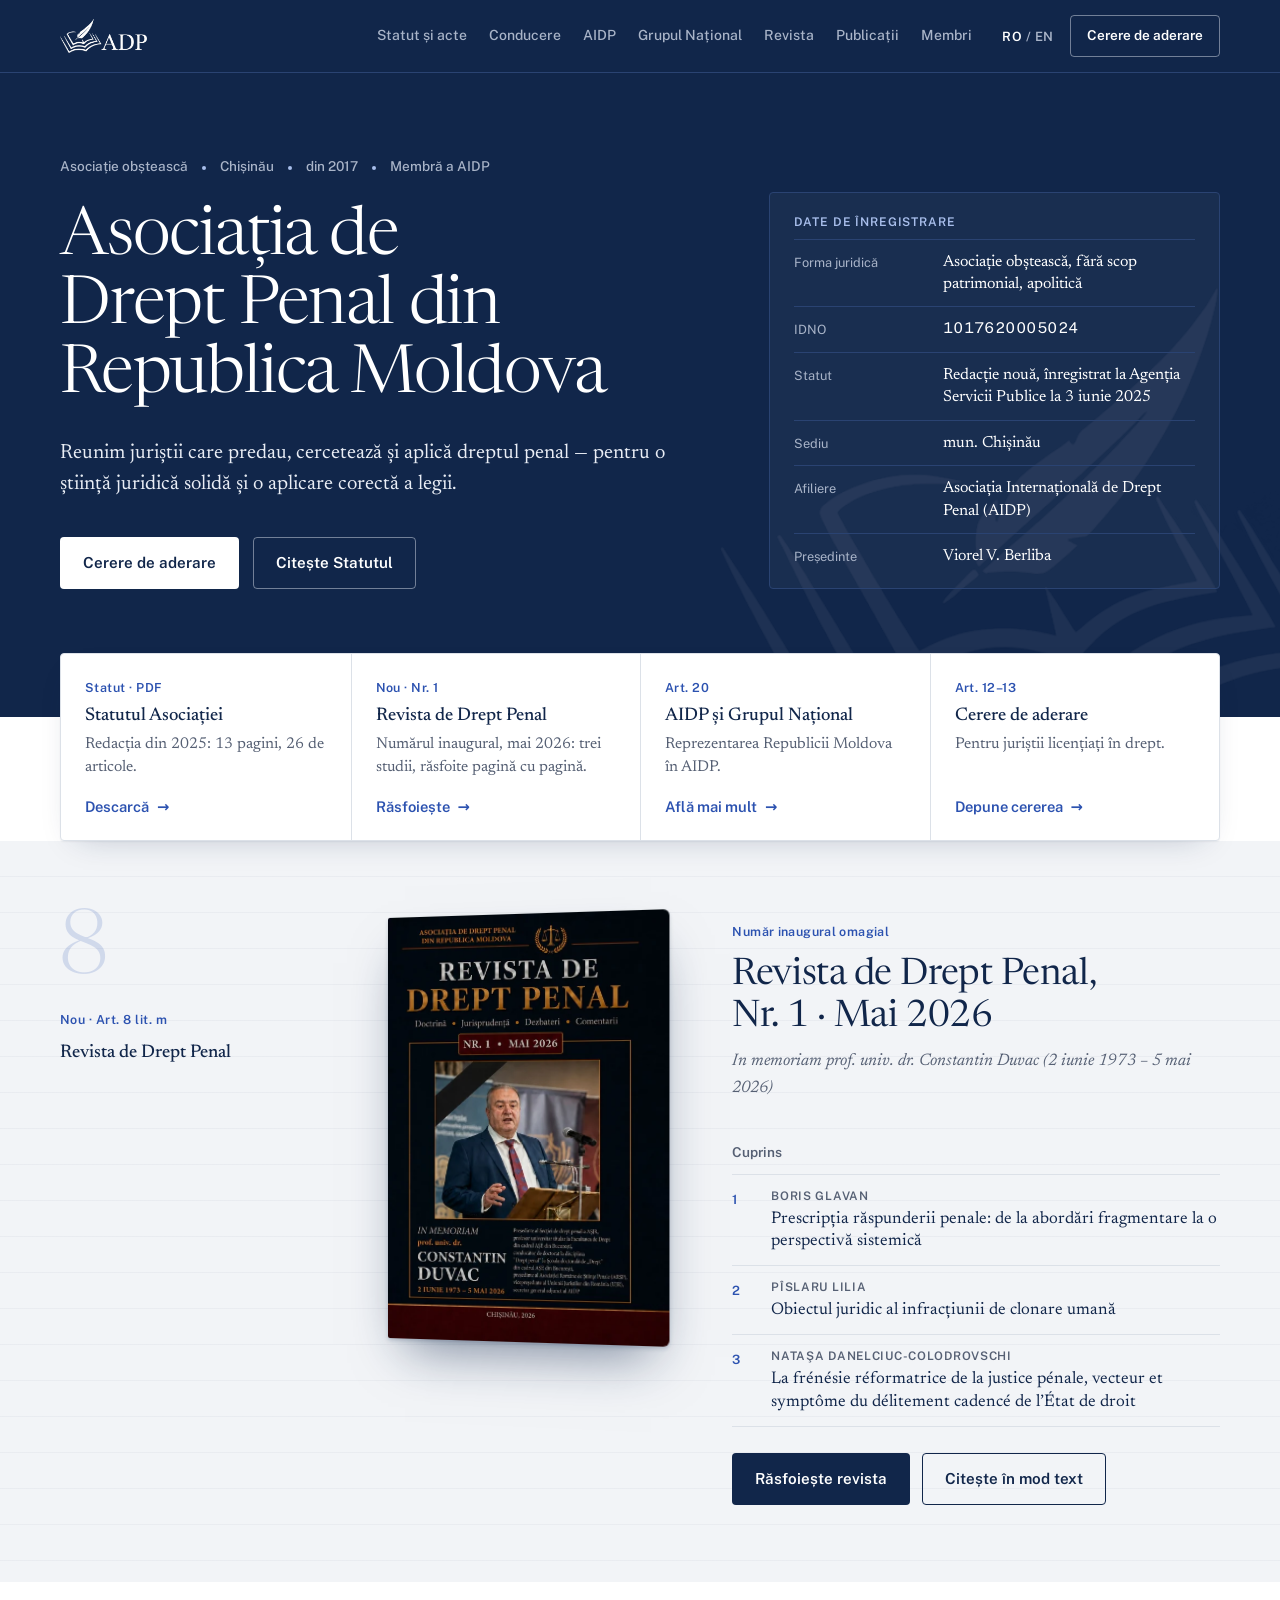
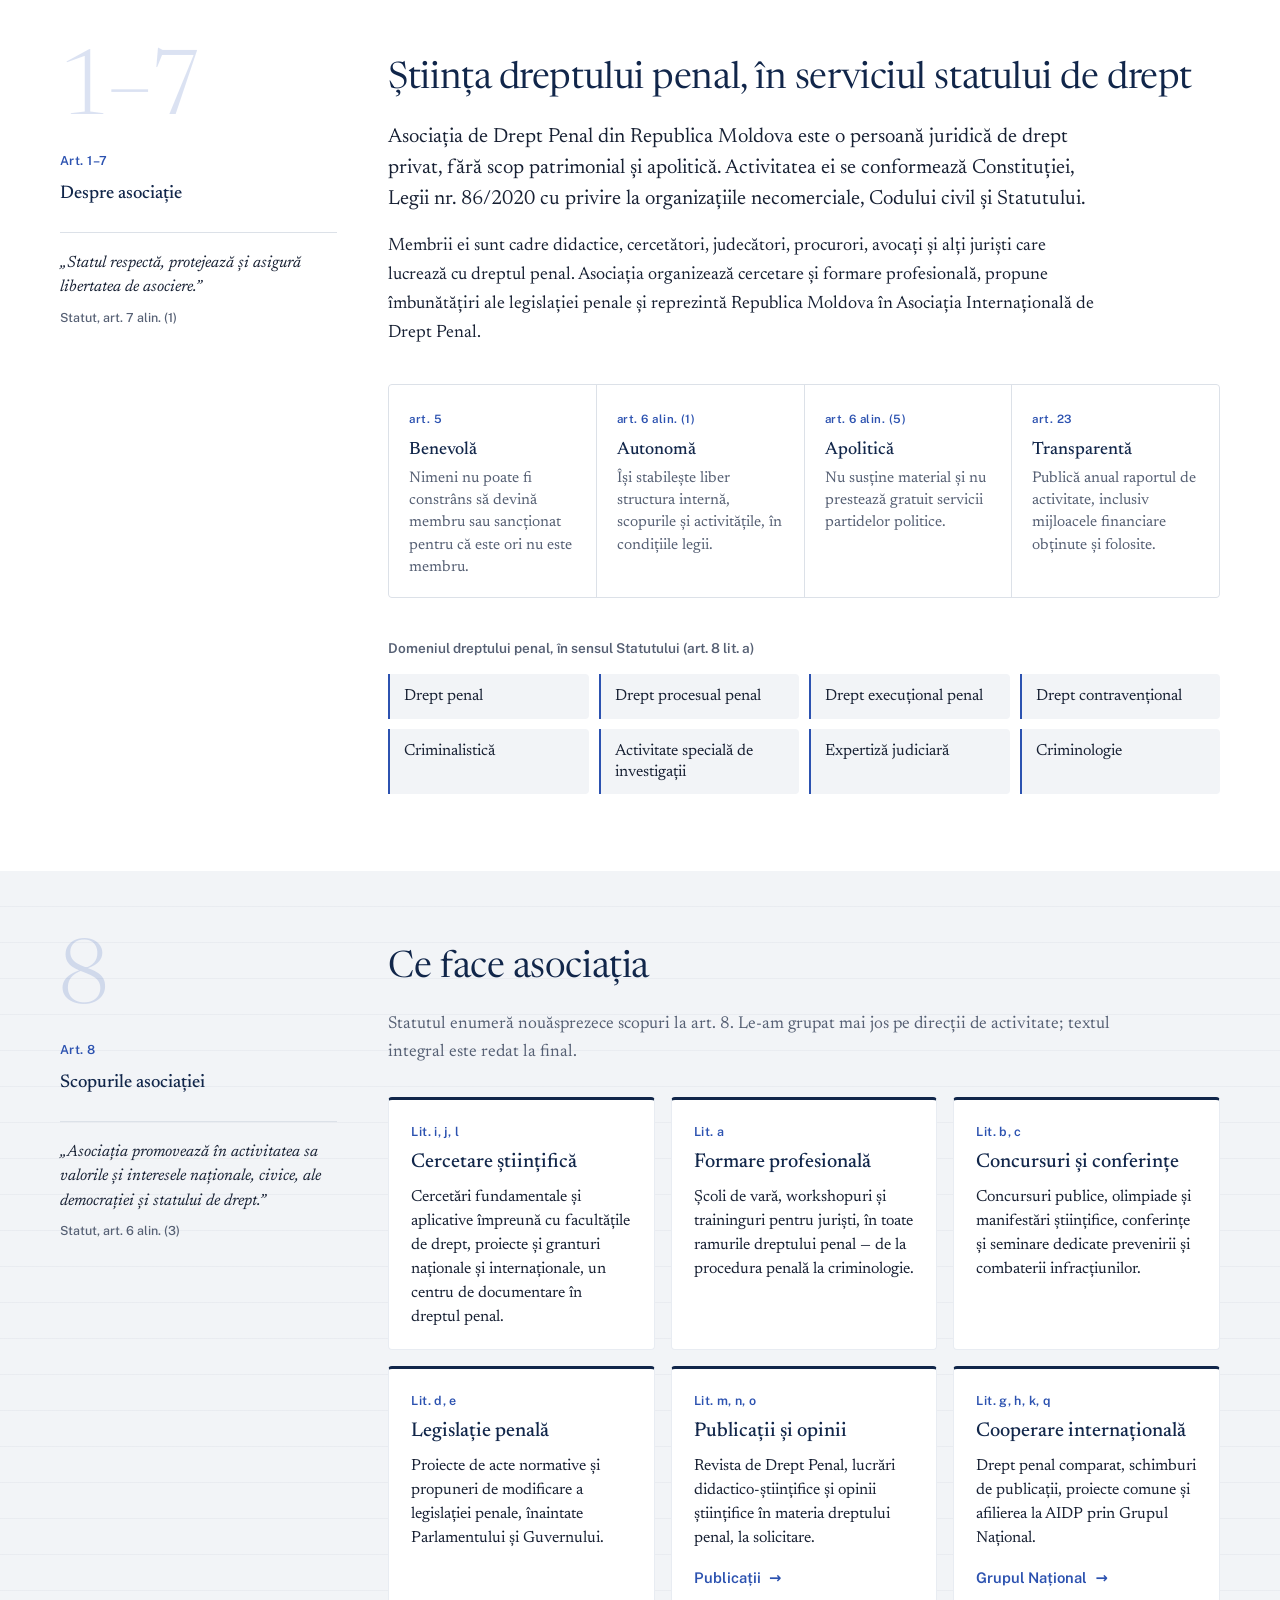
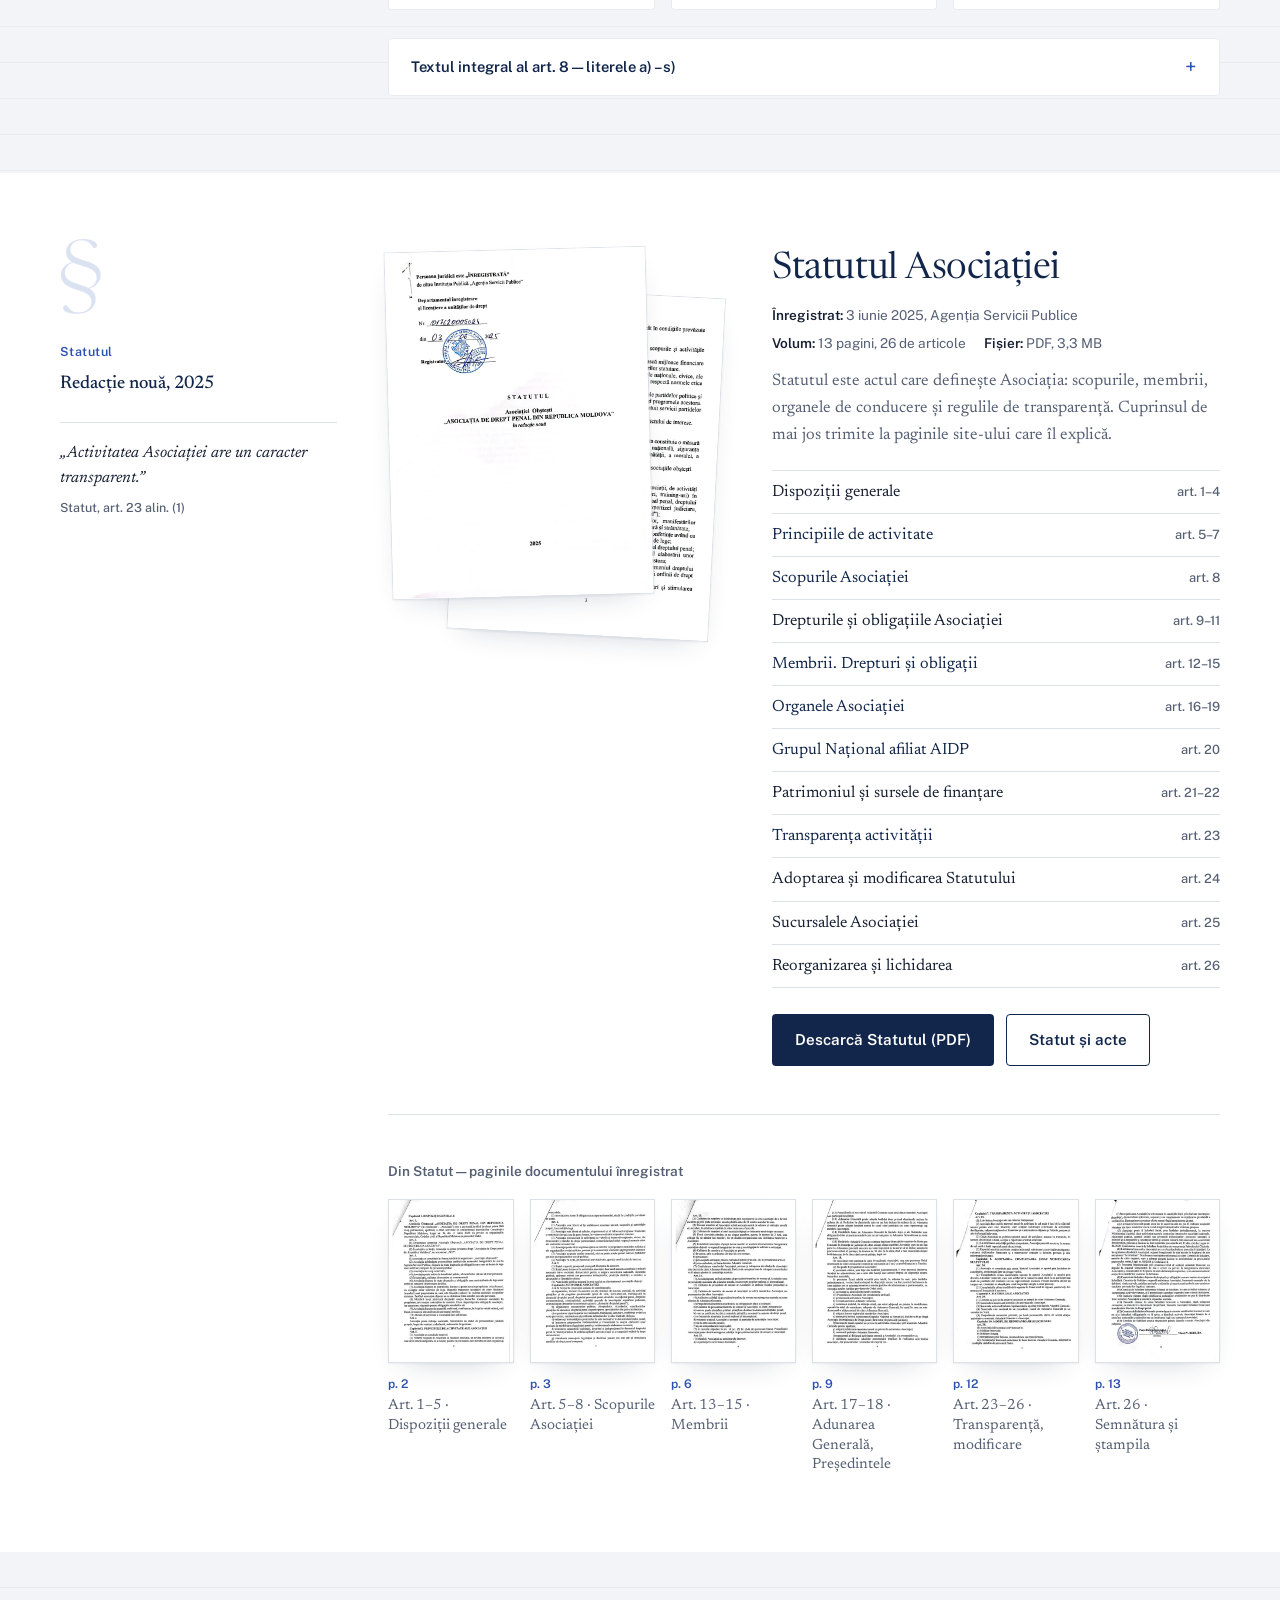
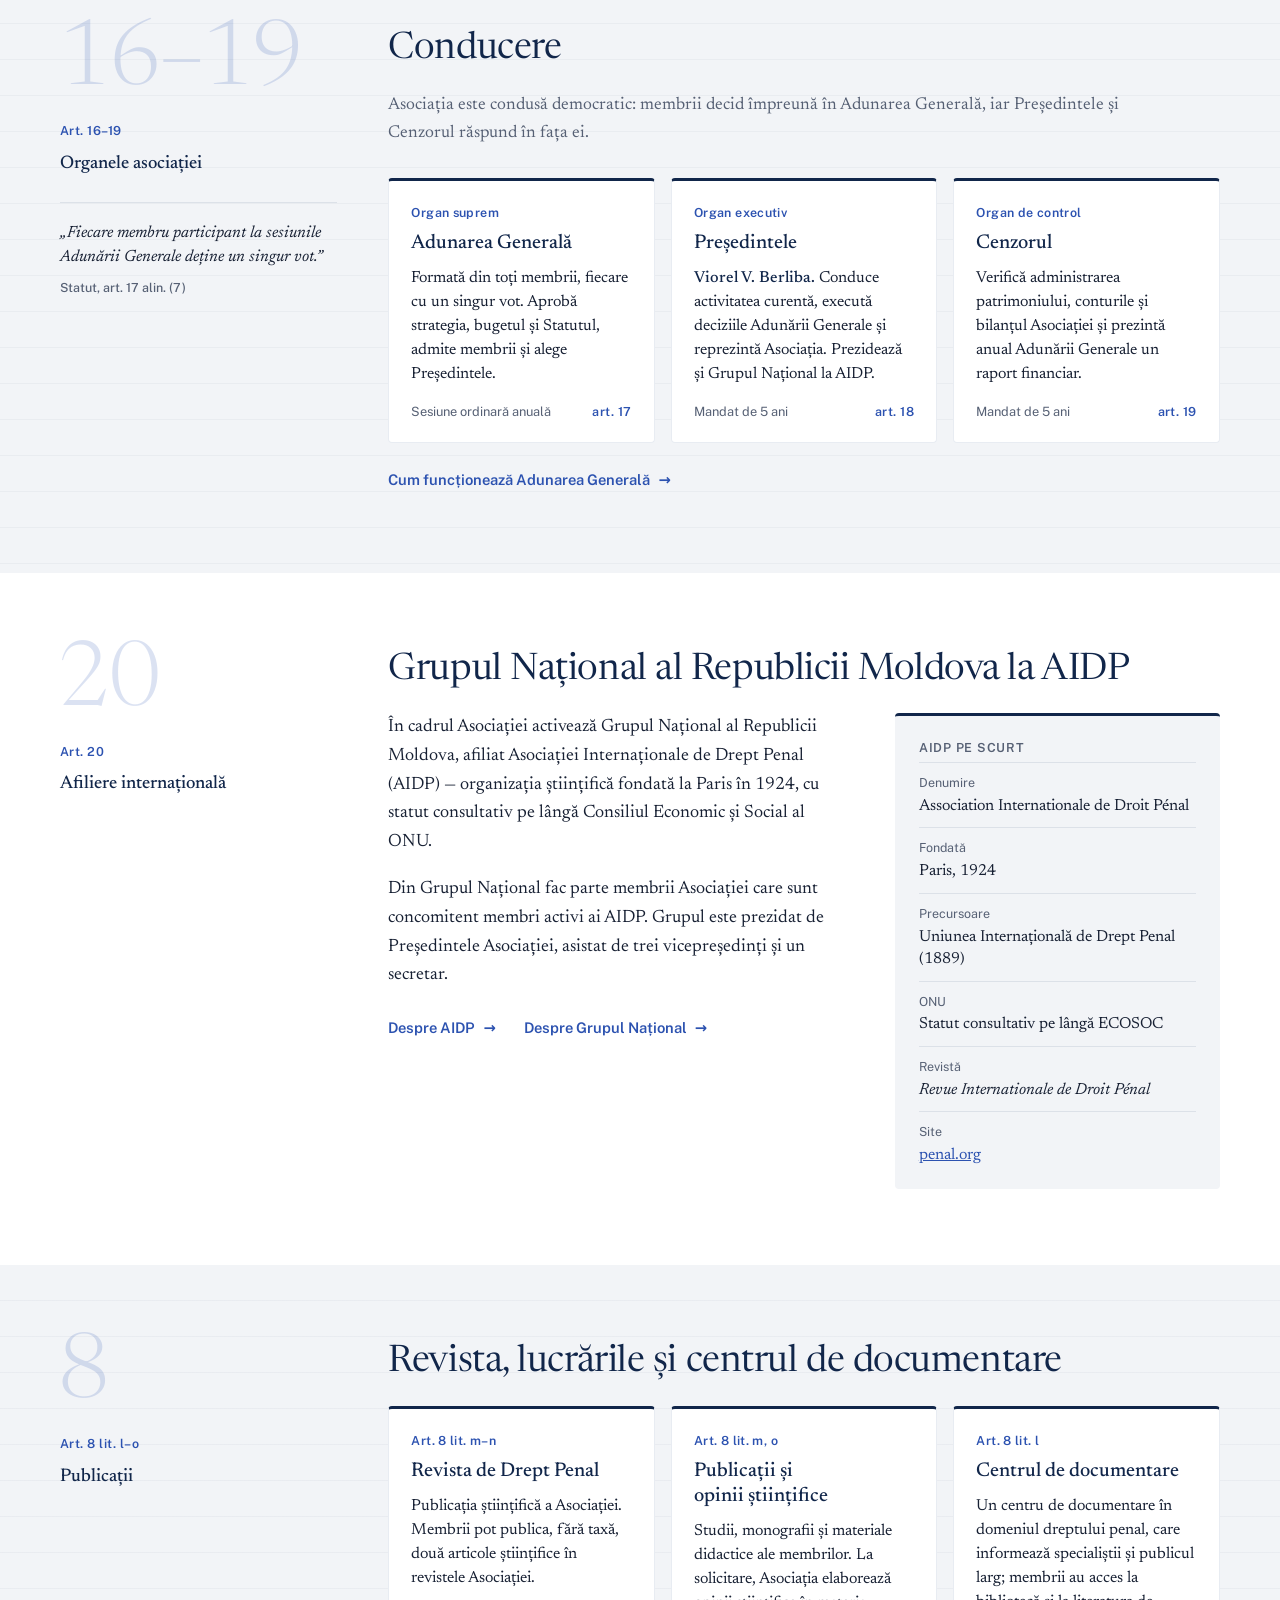
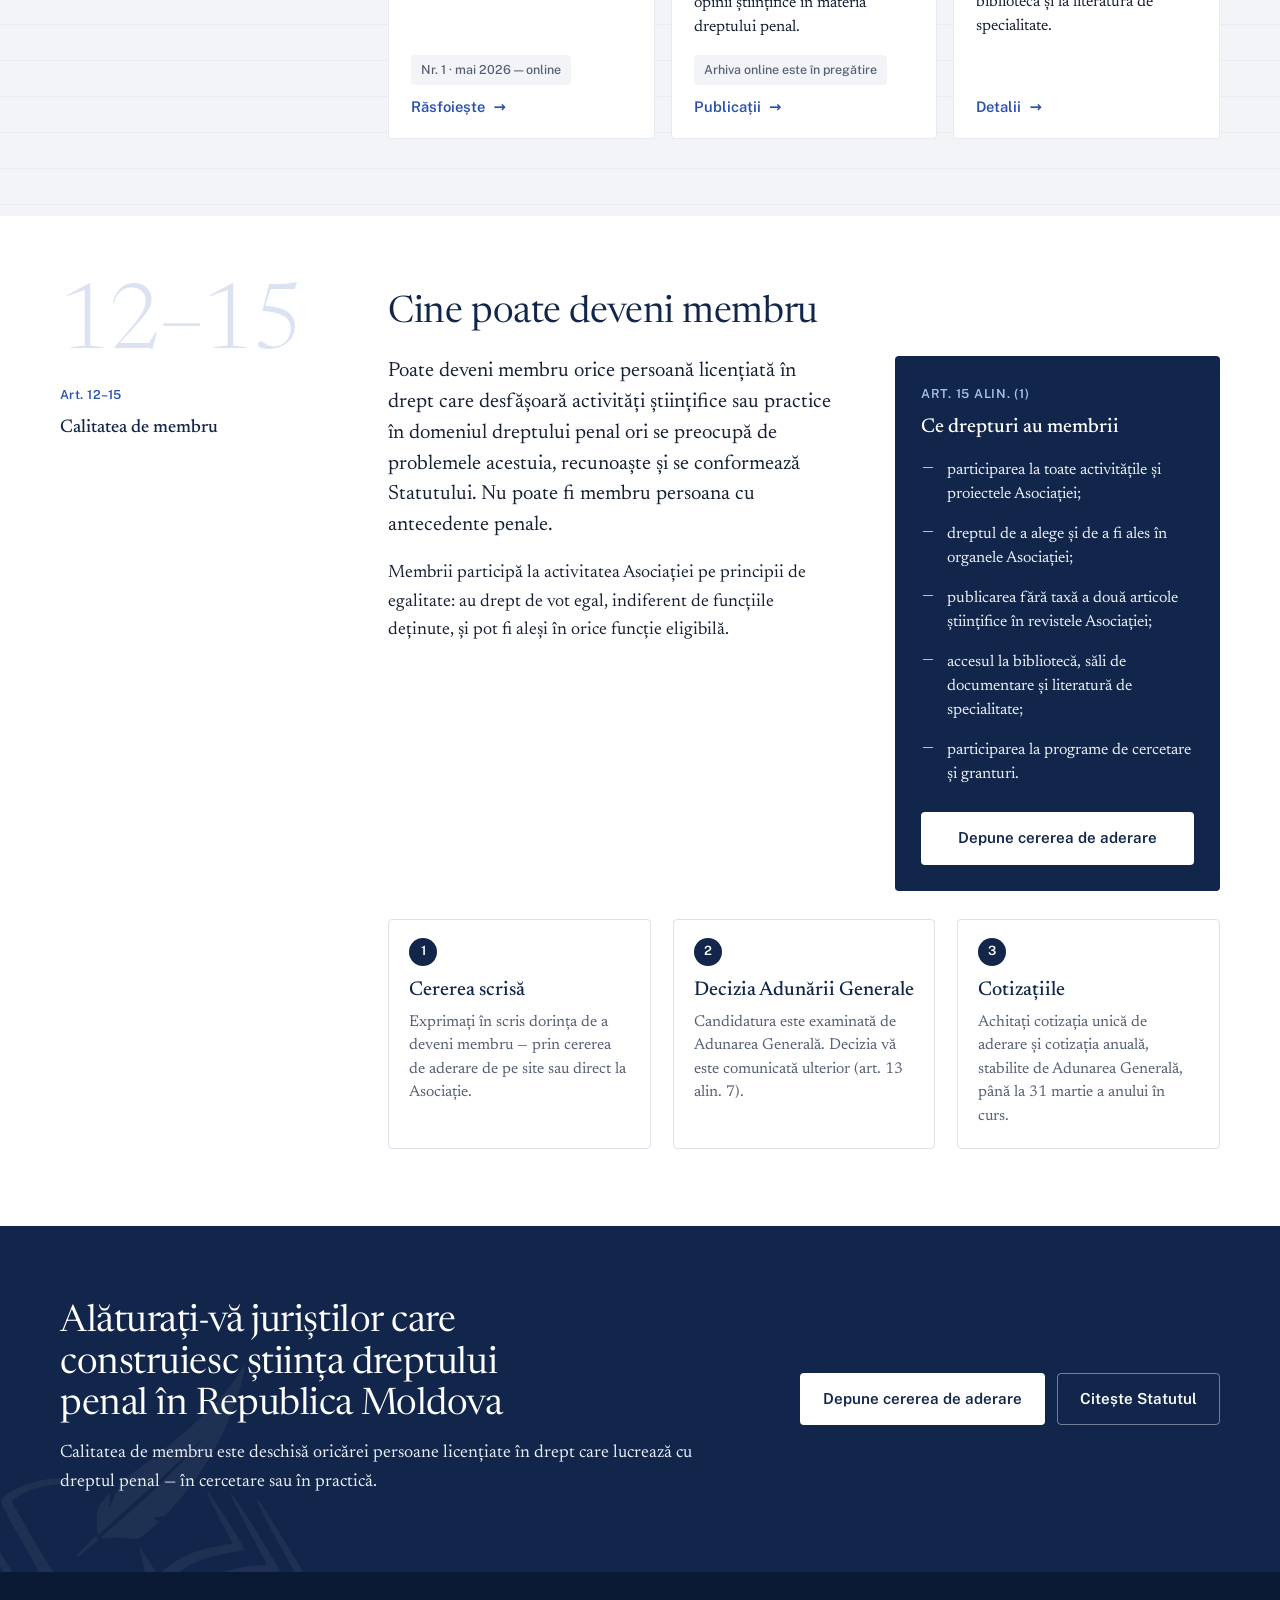
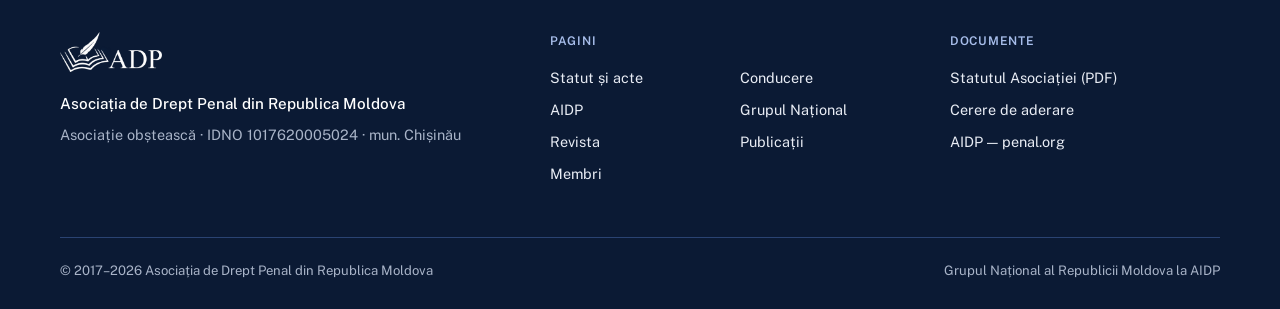
<file: index.html>
<!DOCTYPE html>
<html lang="ro" class="no-js">
<head>
<meta charset="UTF-8" />
<meta name="viewport" content="width=device-width, initial-scale=1" />
<title data-i18n="meta.index">Asociația de Drept Penal din Republica Moldova</title>
<meta name="description" content="Asociația de Drept Penal din Republica Moldova (ADP) — asociație obștească științifică și apolitică a juriștilor din domeniul dreptului penal. Grupul Național al Republicii Moldova la AIDP." />
<meta name="theme-color" content="#11264a" />
<meta property="og:title" content="Asociația de Drept Penal din Republica Moldova" />
<meta property="og:description" content="Asociația de Drept Penal din Republica Moldova (ADP) — asociație obștească științifică și apolitică a juriștilor din domeniul dreptului penal. Grupul Național al Republicii Moldova la AIDP." />
<meta property="og:type" content="website" />
<meta property="og:image" content="https://adprm.md/assets/img/og.png" />
<link rel="icon" type="image/png" href="assets/img/favicon.png" />
<link rel="preconnect" href="https://fonts.googleapis.com" />
<link rel="preconnect" href="https://fonts.gstatic.com" crossorigin />
<link href="https://fonts.googleapis.com/css2?family=Newsreader:ital,opsz,wght@0,6..72,300..600;1,6..72,300..500&amp;family=Public+Sans:wght@400;500;600&amp;display=swap" rel="stylesheet" />
<link rel="stylesheet" href="assets/css/styles.css" />
<script>document.documentElement.className="js";</script>
</head>
<body>
<a class="skip" href="#continut" data-i18n="ui.skip">Salt la conținut</a>
<header class="site-header" id="header">
  <div class="wrap site-header__bar">
    <a class="brand" href="index.html" aria-label="Asociația de Drept Penal — pagina principală"><img src="assets/img/adp-logo-alb.png" alt="ADP" width="87" height="34" /></a>
    <nav class="menu" id="menu" aria-label="Navigare principală">
      <a href="acte.html" data-i18n="nav.acte">Statut și acte</a>
      <a href="conducere.html" data-i18n="nav.conducere">Conducere</a>
      <a href="aidp.html" data-i18n="nav.aidp">AIDP</a>
      <a href="grup-national.html" data-i18n="nav.gn">Grupul Național</a>
      <a href="revista.html" data-i18n="nav.revista">Revista</a>
      <a href="publicatii.html" data-i18n="nav.publicatii">Publicații</a>
      <a href="membri.html" data-i18n="nav.membri">Membri</a>
      <a class="menu__cta" href="membri.html#aderare" data-i18n="nav.cta">Cerere de aderare</a>
    </nav>
    <div class="tools">
      <button class="lang" id="lang" type="button" aria-label="Schimbă limba / Switch language"><span data-l="ro">RO</span> / <span data-l="en">EN</span></button>
      <a class="btn btn-ghost" href="membri.html#aderare" data-i18n="nav.cta">Cerere de aderare</a>
      <button class="burger" id="burger" type="button" aria-label="Meniu" aria-expanded="false" aria-controls="menu"><span></span><span></span><span></span></button>
    </div>
  </div>
</header>
<main id="continut">
<section class="hero">
  <img class="hero__mark" src="assets/img/adp-semn-alb.png" alt="" aria-hidden="true" width="574" height="481" />
  <div class="wrap hero__grid">
    <div>
      <p class="hero__kicker"><span data-i18n="hero.k1">Asociație obștească</span><span data-i18n="hero.k2">Chișinău</span><span data-i18n="hero.k3">din 2017</span><span data-i18n="hero.k4">Membră a AIDP</span></p>
      <h1 class="display" data-i18n="hero.title">Asociația de Drept Penal din Republica Moldova</h1>
      <p class="hero__lead" data-i18n="hero.lead">Reunim juriștii care predau, cercetează și aplică dreptul penal — pentru o știință juridică solidă și o aplicare corectă a legii.</p>
      <div class="hero__actions">
        <a class="btn btn-light" href="membri.html#aderare" data-i18n="hero.cta1">Cerere de aderare</a>
        <a class="btn btn-ghost" href="assets/docs/statutul-adp-2025.pdf" data-i18n="hero.cta2">Citește Statutul</a>
      </div>
    </div>
    <div class="registry">
      <p class="registry__title" data-i18n="reg.title">Date de înregistrare</p>
      <dl>
        <div><dt data-i18n="reg.form.k">Forma juridică</dt><dd data-i18n="reg.form.v">Asociație obștească, fără scop patrimonial, apolitică</dd></div>
        <div><dt>IDNO</dt><dd class="num">1017620005024</dd></div>
        <div><dt data-i18n="reg.statut.k">Statut</dt><dd data-i18n="reg.statut.v">Redacție nouă, înregistrat la Agenția Servicii Publice la 3 iunie 2025</dd></div>
        <div><dt data-i18n="reg.seat.k">Sediu</dt><dd data-i18n="reg.seat.v">mun. Chișinău</dd></div>
        <div><dt data-i18n="reg.aff.k">Afiliere</dt><dd data-i18n="reg.aff.v">Asociația Internațională de Drept Penal (AIDP)</dd></div>
        <div><dt data-i18n="reg.pres.k">Președinte</dt><dd>Viorel V. Berliba</dd></div>
      </dl>
    </div>
  </div>
</section>

<div class="quick">
  <div class="wrap">
    <nav class="quick__grid" aria-label="Acces rapid">
      <a href="assets/docs/statutul-adp-2025.pdf"><span class="cite" data-i18n="q.1.tag">Statut · PDF</span><span class="h3" data-i18n="q.1.t">Statutul Asociației</span><p data-i18n="q.1.d">Redacția din 2025: 13 pagini, 26 de articole.</p><span class="arrow" data-i18n="q.1.l">Descarcă</span></a>
      <a href="revista-nr-1.html"><span class="cite" data-i18n="q.2.tag">Nou · Nr. 1</span><span class="h3" data-i18n="q.2.t">Revista de Drept Penal</span><p data-i18n="q.2.d">Numărul inaugural, mai 2026: trei studii, răsfoite pagină cu pagină.</p><span class="arrow" data-i18n="q.2.l">Răsfoiește</span></a>
      <a href="grup-national.html"><span class="cite" data-i18n="q.3.tag">Art. 20</span><span class="h3" data-i18n="q.3.t">AIDP și Grupul Național</span><p data-i18n="q.3.d">Reprezentarea Republicii Moldova în AIDP.</p><span class="arrow" data-i18n="q.3.l">Află mai mult</span></a>
      <a href="membri.html#aderare"><span class="cite" data-i18n="q.4.tag">Art. 12–13</span><span class="h3" data-i18n="q.4.t">Cerere de aderare</span><p data-i18n="q.4.d">Pentru juriștii licențiați în drept.</p><span class="arrow" data-i18n="q.4.l">Depune cererea</span></a>
    </nav>
  </div>
</div>

<section class="sec sec-tint" id="revista">
  <div class="wrap folio">
    <div class="folio__margin"><div class="folio__margin-inner">
      <span class="folio__num" aria-hidden="true">8</span>
      <span class="cite" data-i18n="home.rev.c">Nou · Art. 8 lit. m</span>
      <span class="cite-name" data-i18n="home.rev.n">Revista de Drept Penal</span>
      
    </div></div>
    <div class="folio__main">
      <div class="issue">
        <a class="issue__cover" href="revista-nr-1.html" aria-label="Răsfoiește Revista de Drept Penal, Nr. 1">
          <img src="assets/revista/nr-1/coperta-mica.webp" width="520" height="780" alt="Coperta Revistei de Drept Penal, Nr. 1, mai 2026" />
        </a>
        <div>
          <span class="card__tag" data-i18n="iss.kicker">Număr inaugural omagial</span>
          <h2 class="h2" data-i18n="iss.t">Revista de Drept Penal, Nr. 1 · Mai 2026</h2>
          <p class="issue__mem" data-i18n="iss.mem">In memoriam prof. univ. dr. Constantin Duvac (2 iunie 1973 – 5 mai 2026)</p>
          <p class="domains-label" data-i18n="iss.label">Cuprins</p>
          <ol class="issue__list">
            <li><a href="revista-nr-1.html#a1"><span class="issue__au">Boris GLAVAN</span><span class="issue__ti">Prescripția răspunderii penale: de la abordări fragmentare la o perspectivă sistemică</span></a></li>
            <li><a href="revista-nr-1.html#a2"><span class="issue__au">PÎSLARU LILIA</span><span class="issue__ti">Obiectul juridic al infracțiunii de clonare umană</span></a></li>
            <li><a href="revista-nr-1.html#a3"><span class="issue__au">Nataşa DANELCIUC-COLODROVSCHI</span><span class="issue__ti">La frénésie réformatrice de la justice pénale, vecteur et symptôme du délitement cadencé de l’État de droit</span></a></li>
          </ol>
          <div class="btns">
            <a class="btn btn-primary" href="revista-nr-1.html" data-i18n="iss.b1">Răsfoiește revista</a>
            <a class="btn btn-line" href="revista-nr-1.html#text" data-i18n="iss.b2">Citește în mod text</a>
          </div>
        </div>
      </div>
    </div>
  </div>
</section>

<section class="sec" id="despre">
  <div class="wrap folio">
    <div class="folio__margin"><div class="folio__margin-inner">
      <span class="folio__num" aria-hidden="true">1–7</span>
      <span class="cite" data-i18n="home.about.c">Art. 1–7</span>
      <span class="cite-name" data-i18n="home.about.n">Despre asociație</span>
      <p class="gloss"><q data-i18n="gl.art7">Statul respectă, protejează și asigură libertatea de asociere.</q><span data-i18n="gl.art7.src">Statut, art. 7 alin. (1)</span></p>
    </div></div>
    <div class="folio__main">
      <h2 class="h2" data-i18n="home.about.t">Știința dreptului penal, în serviciul statului de drept</h2>
      <div class="prose">
        <p class="lead" data-i18n="home.about.p1">Asociația de Drept Penal din Republica Moldova este o persoană juridică de drept privat, fără scop patrimonial și apolitică. Activitatea ei se conformează Constituției, Legii nr. 86/2020 cu privire la organizațiile necomerciale, Codului civil și Statutului.</p>
        <p data-i18n="home.about.p2">Membrii ei sunt cadre didactice, cercetători, judecători, procurori, avocați și alți juriști care lucrează cu dreptul penal. Asociația organizează cercetare și formare profesională, propune îmbunătățiri ale legislației penale și reprezintă Republica Moldova în Asociația Internațională de Drept Penal.</p>
      </div>
      <ul class="principles">
        <li><span class="cite" data-i18n="pr.art.1">art. 5</span><h3 class="h3" data-i18n="pr.1.t">Benevolă</h3><p data-i18n="pr.1.d">Nimeni nu poate fi constrâns să devină membru sau sancționat pentru că este ori nu este membru.</p></li>
        <li><span class="cite" data-i18n="pr.art.2">art. 6 alin. (1)</span><h3 class="h3" data-i18n="pr.2.t">Autonomă</h3><p data-i18n="pr.2.d">Își stabilește liber structura internă, scopurile și activitățile, în condițiile legii.</p></li>
        <li><span class="cite" data-i18n="pr.art.3">art. 6 alin. (5)</span><h3 class="h3" data-i18n="pr.3.t">Apolitică</h3><p data-i18n="pr.3.d">Nu susține material și nu prestează gratuit servicii partidelor politice.</p></li>
        <li><span class="cite" data-i18n="pr.art.4">art. 23</span><h3 class="h3" data-i18n="pr.4.t">Transparentă</h3><p data-i18n="pr.4.d">Publică anual raportul de activitate, inclusiv mijloacele financiare obținute și folosite.</p></li>
      </ul>
      <p class="domains-label" data-i18n="dom.label">Domeniul dreptului penal, în sensul Statutului (art. 8 lit. a)</p>
      <ul class="domains">
        <li><span data-i18n="dom.1">Drept penal</span></li>
        <li><span data-i18n="dom.2">Drept procesual penal</span></li>
        <li><span data-i18n="dom.3">Drept execuțional penal</span></li>
        <li><span data-i18n="dom.4">Drept contravențional</span></li>
        <li><span data-i18n="dom.5">Criminalistică</span></li>
        <li><span data-i18n="dom.6">Activitate specială de investigații</span></li>
        <li><span data-i18n="dom.7">Expertiză judiciară</span></li>
        <li><span data-i18n="dom.8">Criminologie</span></li>
      </ul>
    </div>
  </div>
</section>

<section class="sec sec-tint" id="activitate">
  <div class="wrap folio">
    <div class="folio__margin"><div class="folio__margin-inner">
      <span class="folio__num" aria-hidden="true">8</span>
      <span class="cite" data-i18n="home.goals.c">Art. 8</span>
      <span class="cite-name" data-i18n="home.goals.n">Scopurile asociației</span>
      <p class="gloss"><q data-i18n="gl.art6">Asociația promovează în activitatea sa valorile și interesele naționale, civice, ale democrației și statului de drept.</q><span data-i18n="gl.art6.src">Statut, art. 6 alin. (3)</span></p>
    </div></div>
    <div class="folio__main">
      <h2 class="h2" data-i18n="home.goals.t">Ce face asociația</h2>
      <p class="intro" data-i18n="home.goals.p">Statutul enumeră nouăsprezece scopuri la art. 8. Le-am grupat mai jos pe direcții de activitate; textul integral este redat la final.</p>
      <div class="cards">
        <article class="card"><span class="card__tag" data-i18n="act.1.tag">Lit. i, j, l</span><h3 class="h3" data-i18n="act.1.t">Cercetare științifică</h3><p data-i18n="act.1.d">Cercetări fundamentale și aplicative împreună cu facultățile de drept, proiecte și granturi naționale și internaționale, un centru de documentare în dreptul penal.</p></article>
        <article class="card"><span class="card__tag" data-i18n="act.2.tag">Lit. a</span><h3 class="h3" data-i18n="act.2.t">Formare profesională</h3><p data-i18n="act.2.d">Școli de vară, workshopuri și traininguri pentru juriști, în toate ramurile dreptului penal — de la procedura penală la criminologie.</p></article>
        <article class="card"><span class="card__tag" data-i18n="act.3.tag">Lit. b, c</span><h3 class="h3" data-i18n="act.3.t">Concursuri și conferințe</h3><p data-i18n="act.3.d">Concursuri publice, olimpiade și manifestări științifice, conferințe și seminare dedicate prevenirii și combaterii infracțiunilor.</p></article>
        <article class="card"><span class="card__tag" data-i18n="act.4.tag">Lit. d, e</span><h3 class="h3" data-i18n="act.4.t">Legislație penală</h3><p data-i18n="act.4.d">Proiecte de acte normative și propuneri de modificare a legislației penale, înaintate Parlamentului și Guvernului.</p></article>
        <article class="card"><span class="card__tag" data-i18n="act.5.tag">Lit. m, n, o</span><h3 class="h3" data-i18n="act.5.t">Publicații și opinii</h3><p data-i18n="act.5.d">Revista de Drept Penal, lucrări didactico-științifice și opinii științifice în materia dreptului penal, la solicitare.</p><div class="card__foot"><a class="arrow" href="publicatii.html" data-i18n="act.l5">Publicații</a></div></article>
        <article class="card"><span class="card__tag" data-i18n="act.6.tag">Lit. g, h, k, q</span><h3 class="h3" data-i18n="act.6.t">Cooperare internațională</h3><p data-i18n="act.6.d">Drept penal comparat, schimburi de publicații, proiecte comune și afilierea la AIDP prin Grupul Național.</p><div class="card__foot"><a class="arrow" href="grup-national.html" data-i18n="act.l6">Grupul Național</a></div></article>
      </div>
      <details class="fulltext">
        <summary><span data-i18n="art8.full">Textul integral al art. 8 — literele a) – s)</span></summary>
        <ol class="lit">
          <li><span class="lit__m">a)</span><p data-i18n="art8.a">organizarea de activități științifice și de pregătire profesională — școli de vară, workshopuri, traininguri — în domeniul dreptului penal;</p></li>
          <li><span class="lit__m">b)</span><p data-i18n="art8.b">organizarea de concursuri publice, olimpiade și manifestări științifice cu participarea specialiștilor din țară și din străinătate;</p></li>
          <li><span class="lit__m">c)</span><p data-i18n="art8.c">evenimente, seminare și conferințe având ca scop prevenirea, combaterea și profilaxia infracțiunilor;</p></li>
          <li><span class="lit__m">d)</span><p data-i18n="art8.d">inițierea și îmbunătățirea proiectelor de acte normative în domeniul dreptului penal;</p></li>
          <li><span class="lit__m">e)</span><p data-i18n="art8.e">înaintarea către Parlament și Guvern a propunerilor de modificare a legislației penale și colaborarea la elaborarea acestora;</p></li>
          <li><span class="lit__m">f)</span><p data-i18n="art8.f">stimularea cunoașterii legislației, doctrinei și jurisprudenței penale în rândul juriștilor, pentru aplicarea corectă a legii;</p></li>
          <li><span class="lit__m">g)</span><p data-i18n="art8.g">stimularea cunoașterii legislației și doctrinei penale din alte țări și a studiilor de drept penal comparat;</p></li>
          <li><span class="lit__m">h)</span><p data-i18n="art8.h">colaborarea cu asociații naționale și internaționale de profil, inclusiv prin schimburi de publicații;</p></li>
          <li><span class="lit__m">i)</span><p data-i18n="art8.i">participarea la proiecte de cercetare și granturi cu finanțare națională sau internațională;</p></li>
          <li><span class="lit__m">j)</span><p data-i18n="art8.j">cercetări fundamentale și aplicative în domeniul dreptului penal, în colaborare cu instituțiile de învățământ superior juridic;</p></li>
          <li><span class="lit__m">k)</span><p data-i18n="art8.k">afilierea la asociații naționale și internaționale de profil și încurajarea membrilor să li se alăture;</p></li>
          <li><span class="lit__m">l)</span><p data-i18n="art8.l">organizarea unui centru de documentare în domeniul dreptului penal, deschis specialiștilor și publicului larg;</p></li>
          <li><span class="lit__m">m)</span><p data-i18n="art8.m">editarea revistei Asociației și a lucrărilor cu caracter didactico-științific în materia dreptului penal;</p></li>
          <li><span class="lit__m">n)</span><p data-i18n="art8.n">difuzarea Revistei de Drept Penal și sprijinirea procurării de literatură juridică penală națională și străină;</p></li>
          <li><span class="lit__m">o)</span><p data-i18n="art8.o">elaborarea de opinii științifice și aplicative în materia dreptului penal, la solicitare;</p></li>
          <li><span class="lit__m">p)</span><p data-i18n="art8.p">implementarea de proiecte de dezvoltare transfrontalieră, social-economică și umanitară;</p></li>
          <li><span class="lit__m">q)</span><p data-i18n="art8.q">cooperarea și participarea la proiecte comune cu asociațiile internaționale și naționale;</p></li>
          <li><span class="lit__m">r)</span><p data-i18n="art8.r">oferirea de consultații juridice refugiaților și păturilor socialmente vulnerabile;</p></li>
          <li><span class="lit__m">s)</span><p data-i18n="art8.s">servicii de consultanță în elaborarea și implementarea proiectelor de dezvoltare social-economică, juridică și umanitară.</p></li>
        </ol>
      </details>
    </div>
  </div>
</section>

<section class="sec" id="statut">
  <div class="wrap folio">
    <div class="folio__margin"><div class="folio__margin-inner">
      <span class="folio__num" aria-hidden="true">§</span>
      <span class="cite" data-i18n="home.st.c">Statutul</span>
      <span class="cite-name" data-i18n="home.st.n">Redacție nouă, 2025</span>
      <p class="gloss"><q data-i18n="gl.art23">Activitatea Asociației are un caracter transparent.</q><span data-i18n="gl.art23.src">Statut, art. 23 alin. (1)</span></p>
    </div></div>
    <div class="folio__main">
      <div class="statute">
        <div class="stack">
          <a href="assets/docs/statutul-adp-2025.pdf" aria-label="Statutul Asociației (PDF)">
            <img class="stack__back" src="assets/img/statut-pagina3.webp" width="900" height="1183" alt="" loading="lazy" />
            <img class="stack__front" src="assets/img/statut-coperta.webp" width="900" height="1197" alt="Coperta Statutului, cu ștampila Agenției Servicii Publice" loading="lazy" />
          </a>
        </div>
        <div>
          <h2 class="h2" data-i18n="home.st.t">Statutul Asociației</h2>
          <p class="meta-line"><span><b data-i18n="sm.reg.k">Înregistrat:</b> <span data-i18n="sm.reg.v">3 iunie 2025, Agenția Servicii Publice</span></span><span><b data-i18n="sm.len.k">Volum:</b> <span data-i18n="sm.len.v">13 pagini, 26 de articole</span></span><span><b data-i18n="sm.file.k">Fișier:</b> PDF, 3,3 MB</span></p>
          <p class="muted" style="margin-top:14px;font-size:1.04rem" data-i18n="home.st.p">Statutul este actul care definește Asociația: scopurile, membrii, organele de conducere și regulile de transparență. Cuprinsul de mai jos trimite la paginile site-ului care îl explică.</p>
      <ol class="toc">
        <li><span style="font:inherit;color:inherit;padding:0;white-space:normal" data-i18n="toc.1">Dispoziții generale</span><span>art. 1–4</span></li>
        <li><a href="index.html#despre" data-i18n="toc.2">Principiile de activitate</a><span>art. 5–7</span></li>
        <li><a href="index.html#activitate" data-i18n="toc.3">Scopurile Asociației</a><span>art. 8</span></li>
        <li><span style="font:inherit;color:inherit;padding:0;white-space:normal" data-i18n="toc.4">Drepturile și obligațiile Asociației</span><span>art. 9–11</span></li>
        <li><a href="membri.html" data-i18n="toc.5">Membrii. Drepturi și obligații</a><span>art. 12–15</span></li>
        <li><a href="conducere.html" data-i18n="toc.6">Organele Asociației</a><span>art. 16–19</span></li>
        <li><a href="grup-national.html" data-i18n="toc.7">Grupul Național afiliat AIDP</a><span>art. 20</span></li>
        <li><span style="font:inherit;color:inherit;padding:0;white-space:normal" data-i18n="toc.8">Patrimoniul și sursele de finanțare</span><span>art. 21–22</span></li>
        <li><a href="acte.html#rapoarte" data-i18n="toc.9">Transparența activității</a><span>art. 23</span></li>
        <li><span style="font:inherit;color:inherit;padding:0;white-space:normal" data-i18n="toc.10">Adoptarea și modificarea Statutului</span><span>art. 24</span></li>
        <li><span style="font:inherit;color:inherit;padding:0;white-space:normal" data-i18n="toc.11">Sucursalele Asociației</span><span>art. 25</span></li>
        <li><span style="font:inherit;color:inherit;padding:0;white-space:normal" data-i18n="toc.12">Reorganizarea și lichidarea</span><span>art. 26</span></li>
      </ol>
          <div class="btns">
            <a class="btn btn-primary" href="assets/docs/statutul-adp-2025.pdf" download data-i18n="home.st.b1">Descarcă Statutul (PDF)</a>
            <a class="btn btn-line" href="acte.html" data-i18n="home.st.b2">Statut și acte</a>
          </div>
        </div>
      </div>
      <div class="pages">
        <p class="domains-label" data-i18n="strip.label">Din Statut — paginile documentului înregistrat</p>
        <ol class="pages__row">
          <li><a href="assets/docs/statutul-adp-2025.pdf"><img src="assets/img/statut-p02.webp" width="420" height="552" alt="" loading="lazy" /><span class="pages__p">p. 2</span><span class="pages__d" data-i18n="strip.2">Art. 1–5 · Dispoziții generale</span></a></li>
          <li><a href="assets/docs/statutul-adp-2025.pdf"><img src="assets/img/statut-p03.webp" width="420" height="552" alt="" loading="lazy" /><span class="pages__p">p. 3</span><span class="pages__d" data-i18n="strip.3">Art. 5–8 · Scopurile Asociației</span></a></li>
          <li><a href="assets/docs/statutul-adp-2025.pdf"><img src="assets/img/statut-p06.webp" width="420" height="552" alt="" loading="lazy" /><span class="pages__p">p. 6</span><span class="pages__d" data-i18n="strip.6">Art. 13–15 · Membrii</span></a></li>
          <li><a href="assets/docs/statutul-adp-2025.pdf"><img src="assets/img/statut-p09.webp" width="420" height="552" alt="" loading="lazy" /><span class="pages__p">p. 9</span><span class="pages__d" data-i18n="strip.9">Art. 17–18 · Adunarea Generală, Președintele</span></a></li>
          <li><a href="assets/docs/statutul-adp-2025.pdf"><img src="assets/img/statut-p12.webp" width="420" height="552" alt="" loading="lazy" /><span class="pages__p">p. 12</span><span class="pages__d" data-i18n="strip.12">Art. 23–26 · Transparență, modificare</span></a></li>
          <li><a href="assets/docs/statutul-adp-2025.pdf"><img src="assets/img/statut-p13.webp" width="420" height="552" alt="" loading="lazy" /><span class="pages__p">p. 13</span><span class="pages__d" data-i18n="strip.13">Art. 26 · Semnătura și ștampila</span></a></li>
        </ol>
      </div>
    </div>
  </div>
</section>

<section class="sec sec-tint" id="conducere">
  <div class="wrap folio">
    <div class="folio__margin"><div class="folio__margin-inner">
      <span class="folio__num" aria-hidden="true">16–19</span>
      <span class="cite" data-i18n="home.gov.c">Art. 16–19</span>
      <span class="cite-name" data-i18n="home.gov.n">Organele asociației</span>
      <p class="gloss"><q data-i18n="gl.art17">Fiecare membru participant la sesiunile Adunării Generale deține un singur vot.</q><span data-i18n="gl.art17.src">Statut, art. 17 alin. (7)</span></p>
    </div></div>
    <div class="folio__main">
      <h2 class="h2" data-i18n="home.gov.t">Conducere</h2>
      <p class="intro" data-i18n="home.gov.p">Asociația este condusă democratic: membrii decid împreună în Adunarea Generală, iar Președintele și Cenzorul răspund în fața ei.</p>
      <div class="cards">
        <article class="card"><span class="card__tag" data-i18n="org.1.tag">Organ suprem</span><h3 class="h3" data-i18n="org.1.t">Adunarea Generală</h3><p data-i18n="org.1.d">Formată din toți membrii, fiecare cu un singur vot. Aprobă strategia, bugetul și Statutul, admite membrii și alege Președintele.</p><div class="card__foot"><span class="card__meta" data-i18n="org.1.m">Sesiune ordinară anuală</span><span class="cite" data-i18n="org.1.a">art. 17</span></div></article>
        <article class="card"><span class="card__tag" data-i18n="org.2.tag">Organ executiv</span><h3 class="h3" data-i18n="org.2.t">Președintele</h3><p data-i18n="org.2.d"><b>Viorel V. Berliba.</b> Conduce activitatea curentă, execută deciziile Adunării Generale și reprezintă Asociația. Prezidează și Grupul Național la AIDP.</p><div class="card__foot"><span class="card__meta" data-i18n="org.2.m">Mandat de 5 ani</span><span class="cite" data-i18n="org.2.a">art. 18</span></div></article>
        <article class="card"><span class="card__tag" data-i18n="org.3.tag">Organ de control</span><h3 class="h3" data-i18n="org.3.t">Cenzorul</h3><p data-i18n="org.3.d">Verifică administrarea patrimoniului, conturile și bilanțul Asociației și prezintă anual Adunării Generale un raport financiar.</p><div class="card__foot"><span class="card__meta" data-i18n="org.3.m">Mandat de 5 ani</span><span class="cite" data-i18n="org.3.a">art. 19</span></div></article>
      </div>
      <p style="margin-top:24px"><a class="arrow" href="conducere.html" data-i18n="home.gov.more">Cum funcționează Adunarea Generală</a></p>
    </div>
  </div>
</section>

<section class="sec" id="aidp">
  <div class="wrap folio">
    <div class="folio__margin"><div class="folio__margin-inner">
      <span class="folio__num" aria-hidden="true">20</span>
      <span class="cite" data-i18n="home.aidp.c">Art. 20</span>
      <span class="cite-name" data-i18n="home.aidp.n">Afiliere internațională</span>
      
    </div></div>
    <div class="folio__main">
      <h2 class="h2" data-i18n="home.aidp.t">Grupul Național al Republicii Moldova la AIDP</h2>
      <div class="split">
        <div>
          <div class="prose">
            <p data-i18n="home.aidp.p">În cadrul Asociației activează Grupul Național al Republicii Moldova, afiliat Asociației Internaționale de Drept Penal (AIDP) — organizația științifică fondată la Paris în 1924, cu statut consultativ pe lângă Consiliul Economic și Social al ONU.</p>
            <p data-i18n="home.aidp.p2">Din Grupul Național fac parte membrii Asociației care sunt concomitent membri activi ai AIDP. Grupul este prezidat de Președintele Asociației, asistat de trei vicepreședinți și un secretar.</p>
          </div>
          <div class="btns" style="gap:28px"><a class="arrow" href="aidp.html" data-i18n="home.aidp.l1">Despre AIDP</a><a class="arrow" href="grup-national.html" data-i18n="home.aidp.l2">Despre Grupul Național</a></div>
        </div>
      <dl class="facts"><span class="label" data-i18n="aidp.f">AIDP pe scurt</span>
        <div><dt data-i18n="aidp.f1.k">Denumire</dt><dd>Association Internationale de Droit Pénal</dd></div>
        <div><dt data-i18n="aidp.f2.k">Fondată</dt><dd data-i18n="aidp.f2.v">Paris, 1924</dd></div>
        <div><dt data-i18n="aidp.f3.k">Precursoare</dt><dd data-i18n="aidp.f3.v">Uniunea Internațională de Drept Penal (1889)</dd></div>
        <div><dt data-i18n="aidp.f4.k">ONU</dt><dd data-i18n="aidp.f4.v">Statut consultativ pe lângă ECOSOC</dd></div>
        <div><dt data-i18n="aidp.f5.k">Revistă</dt><dd><i>Revue Internationale de Droit Pénal</i></dd></div>
        <div><dt data-i18n="aidp.f6.k">Site</dt><dd><a href="https://www.penal.org" rel="noopener" target="_blank">penal.org</a></dd></div>
      </dl>
      </div>
    </div>
  </div>
</section>

<section class="sec sec-tint" id="publicatii">
  <div class="wrap folio">
    <div class="folio__margin"><div class="folio__margin-inner">
      <span class="folio__num" aria-hidden="true">8</span>
      <span class="cite" data-i18n="home.pub.c">Art. 8 lit. l–o</span>
      <span class="cite-name" data-i18n="home.pub.n">Publicații</span>
      
    </div></div>
    <div class="folio__main">
      <h2 class="h2" data-i18n="home.pub.t">Revista, lucrările și centrul de documentare</h2>
      <div class="cards">
        <article class="card"><span class="card__tag" data-i18n="pubc.1.tag">Art. 8 lit. m–n</span><h3 class="h3" data-i18n="pubc.1.t">Revista de Drept Penal</h3><p data-i18n="pubc.1.d">Publicația științifică a Asociației. Membrii pot publica, fără taxă, două articole științifice în revistele Asociației.</p><div class="card__foot"><span class="status" data-i18n="status.nr1">Nr. 1 · mai 2026 — online</span><a class="arrow" href="revista-nr-1.html" data-i18n="pub.c1.l">Răsfoiește</a></div></article>
        <article class="card"><span class="card__tag" data-i18n="pubc.2.tag">Art. 8 lit. m, o</span><h3 class="h3" data-i18n="pubc.2.t">Publicații și opinii științifice</h3><p data-i18n="pubc.2.d">Studii, monografii și materiale didactice ale membrilor. La solicitare, Asociația elaborează opinii științifice în materia dreptului penal.</p><div class="card__foot"><span class="status" data-i18n="status.prep">Arhiva online este în pregătire</span><a class="arrow" href="publicatii.html" data-i18n="pub.c2.l">Publicații</a></div></article>
        <article class="card"><span class="card__tag" data-i18n="pubc.3.tag">Art. 8 lit. l</span><h3 class="h3" data-i18n="pubc.3.t">Centrul de documentare</h3><p data-i18n="pubc.3.d">Un centru de documentare în domeniul dreptului penal, care informează specialiștii și publicul larg; membrii au acces la bibliotecă și la literatura de specialitate.</p><div class="card__foot"><a class="arrow" href="publicatii.html#documentare" data-i18n="pub.c3.l">Detalii</a></div></article>
      </div>
    </div>
  </div>
</section>

<section class="sec" id="membri">
  <div class="wrap folio">
    <div class="folio__margin"><div class="folio__margin-inner">
      <span class="folio__num" aria-hidden="true">12–15</span>
      <span class="cite" data-i18n="home.mem.c">Art. 12–15</span>
      <span class="cite-name" data-i18n="home.mem.n">Calitatea de membru</span>
      
    </div></div>
    <div class="folio__main">
      <h2 class="h2" data-i18n="home.mem.t">Cine poate deveni membru</h2>
      <div class="split">
        <div class="prose">
          <p class="lead" data-i18n="mem.elig">Poate deveni membru orice persoană licențiată în drept care desfășoară activități științifice sau practice în domeniul dreptului penal ori se preocupă de problemele acestuia, recunoaște și se conformează Statutului. Nu poate fi membru persoana cu antecedente penale.</p>
          <p data-i18n="home.mem.p2">Membrii participă la activitatea Asociației pe principii de egalitate: au drept de vot egal, indiferent de funcțiile deținute, și pot fi aleși în orice funcție eligibilă.</p>
        </div>
        <aside class="box">
          <span class="label" data-i18n="rb.label">Art. 15 alin. (1)</span>
          <h3 class="h3" data-i18n="rb.t">Ce drepturi au membrii</h3>
          <ul class="list">
            <li data-i18n="rb.1">participarea la toate activitățile și proiectele Asociației;</li>
            <li data-i18n="rb.2">dreptul de a alege și de a fi ales în organele Asociației;</li>
            <li data-i18n="rb.3">publicarea fără taxă a două articole științifice în revistele Asociației;</li>
            <li data-i18n="rb.4">accesul la bibliotecă, săli de documentare și literatură de specialitate;</li>
            <li data-i18n="rb.5">participarea la programe de cercetare și granturi.</li>
          </ul>
          <a class="btn btn-light" href="membri.html#aderare" data-i18n="rb.btn">Depune cererea de aderare</a>
        </aside>
      </div>
      <ol class="steps">
        <li><h3 class="h3" data-i18n="step.1.t">Cererea scrisă</h3><p data-i18n="step.1.d">Exprimați în scris dorința de a deveni membru — prin cererea de aderare de pe site sau direct la Asociație.</p></li>
        <li><h3 class="h3" data-i18n="step.2.t">Decizia Adunării Generale</h3><p data-i18n="step.2.d">Candidatura este examinată de Adunarea Generală. Decizia vă este comunicată ulterior (art. 13 alin. 7).</p></li>
        <li><h3 class="h3" data-i18n="step.3.t">Cotizațiile</h3><p data-i18n="step.3.d">Achitați cotizația unică de aderare și cotizația anuală, stabilite de Adunarea Generală, până la 31 martie a anului în curs.</p></li>
      </ol>
    </div>
  </div>
</section>

<section class="band">
  <img class="hero__mark" src="assets/img/adp-semn-alb.png" alt="" aria-hidden="true" width="574" height="481" />
  <div class="wrap band__grid">
    <div>
      <h2 class="h2" data-i18n="band.t">Alăturați-vă juriștilor care construiesc știința dreptului penal în Republica Moldova</h2>
      <p data-i18n="band.p">Calitatea de membru este deschisă oricărei persoane licențiate în drept care lucrează cu dreptul penal — în cercetare sau în practică.</p>
    </div>
    <div class="btns">
      <a class="btn btn-light" href="membri.html#aderare" data-i18n="band.btn">Depune cererea de aderare</a>
      <a class="btn btn-ghost" href="assets/docs/statutul-adp-2025.pdf" data-i18n="band.btn2">Citește Statutul</a>
    </div>
  </div>
</section>
</main>

<footer class="site-footer">
  <div class="wrap">
    <div class="site-footer__grid">
      <div>
        <img src="assets/img/adp-logo-alb.png" alt="ADP" width="102" height="40" loading="lazy" />
        <b data-i18n="foot.name">Asociația de Drept Penal din Republica Moldova</b>
        <p data-i18n="foot.legal">Asociație obștească · IDNO 1017620005024 · mun. Chișinău</p>
      </div>
      <nav class="site-footer__nav" aria-label="Subsol">
        <h2 data-i18n="foot.nav">Pagini</h2>
        <ul>
          <li><a href="acte.html" data-i18n="nav.acte">Statut și acte</a></li>
          <li><a href="conducere.html" data-i18n="nav.conducere">Conducere</a></li>
          <li><a href="aidp.html" data-i18n="nav.aidp">AIDP</a></li>
          <li><a href="grup-national.html" data-i18n="nav.gn">Grupul Național</a></li>
          <li><a href="revista.html" data-i18n="nav.revista">Revista</a></li>
          <li><a href="publicatii.html" data-i18n="nav.publicatii">Publicații</a></li>
          <li><a href="membri.html" data-i18n="nav.membri">Membri</a></li>
        </ul>
      </nav>
      <div>
        <h2 data-i18n="foot.docs">Documente</h2>
        <ul>
          <li><a href="assets/docs/statutul-adp-2025.pdf" data-i18n="foot.statut">Statutul Asociației (PDF)</a></li>
          <li><a href="membri.html#aderare" data-i18n="foot.join">Cerere de aderare</a></li>
          <li><a href="https://www.penal.org" rel="noopener" target="_blank">AIDP — penal.org</a></li>
        </ul>
      </div>
    </div>
    <div class="site-footer__bar">
      <span>© 2017–<span id="year">2026</span> <span data-i18n="foot.rights">Asociația de Drept Penal din Republica Moldova</span></span>
      <span data-i18n="foot.aidp">Grupul Național al Republicii Moldova la AIDP</span>
    </div>
  </div>
</footer>

<script src="assets/js/main.js"></script>
</body>
</html>
</file>
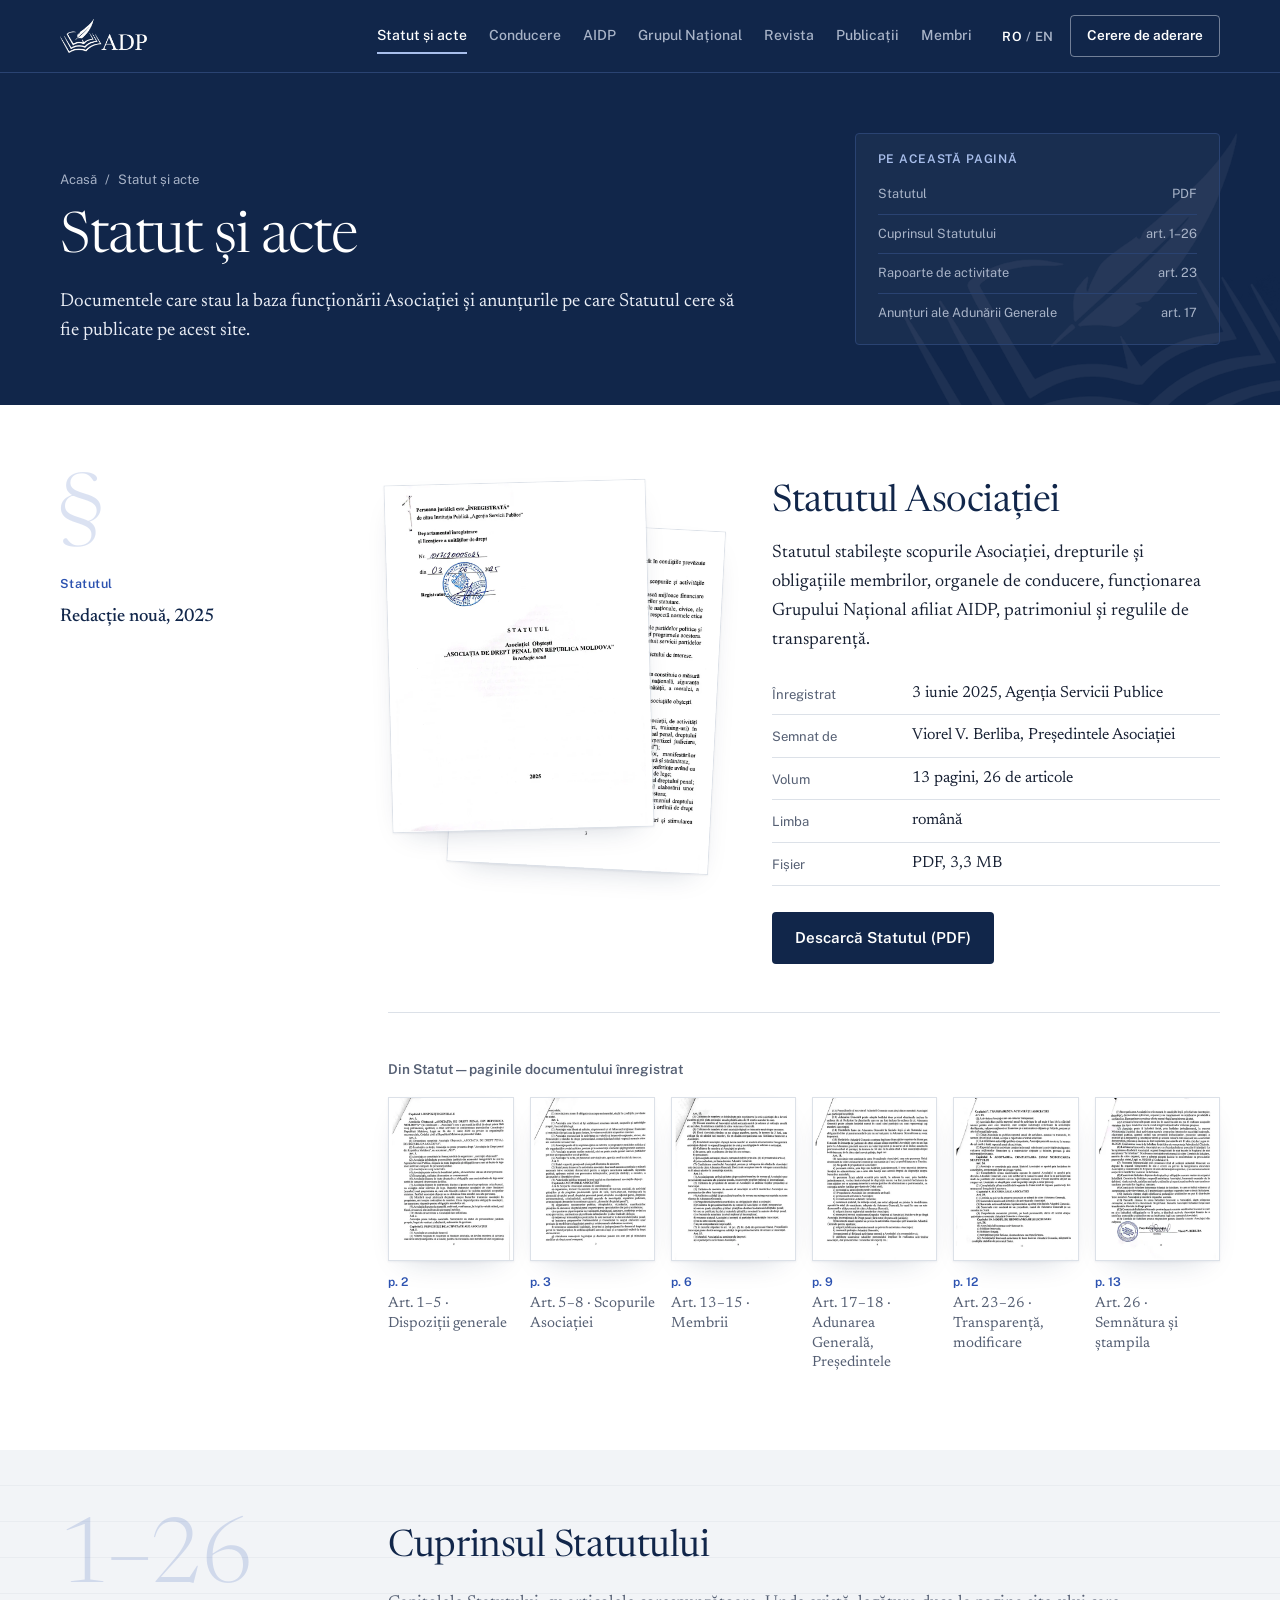
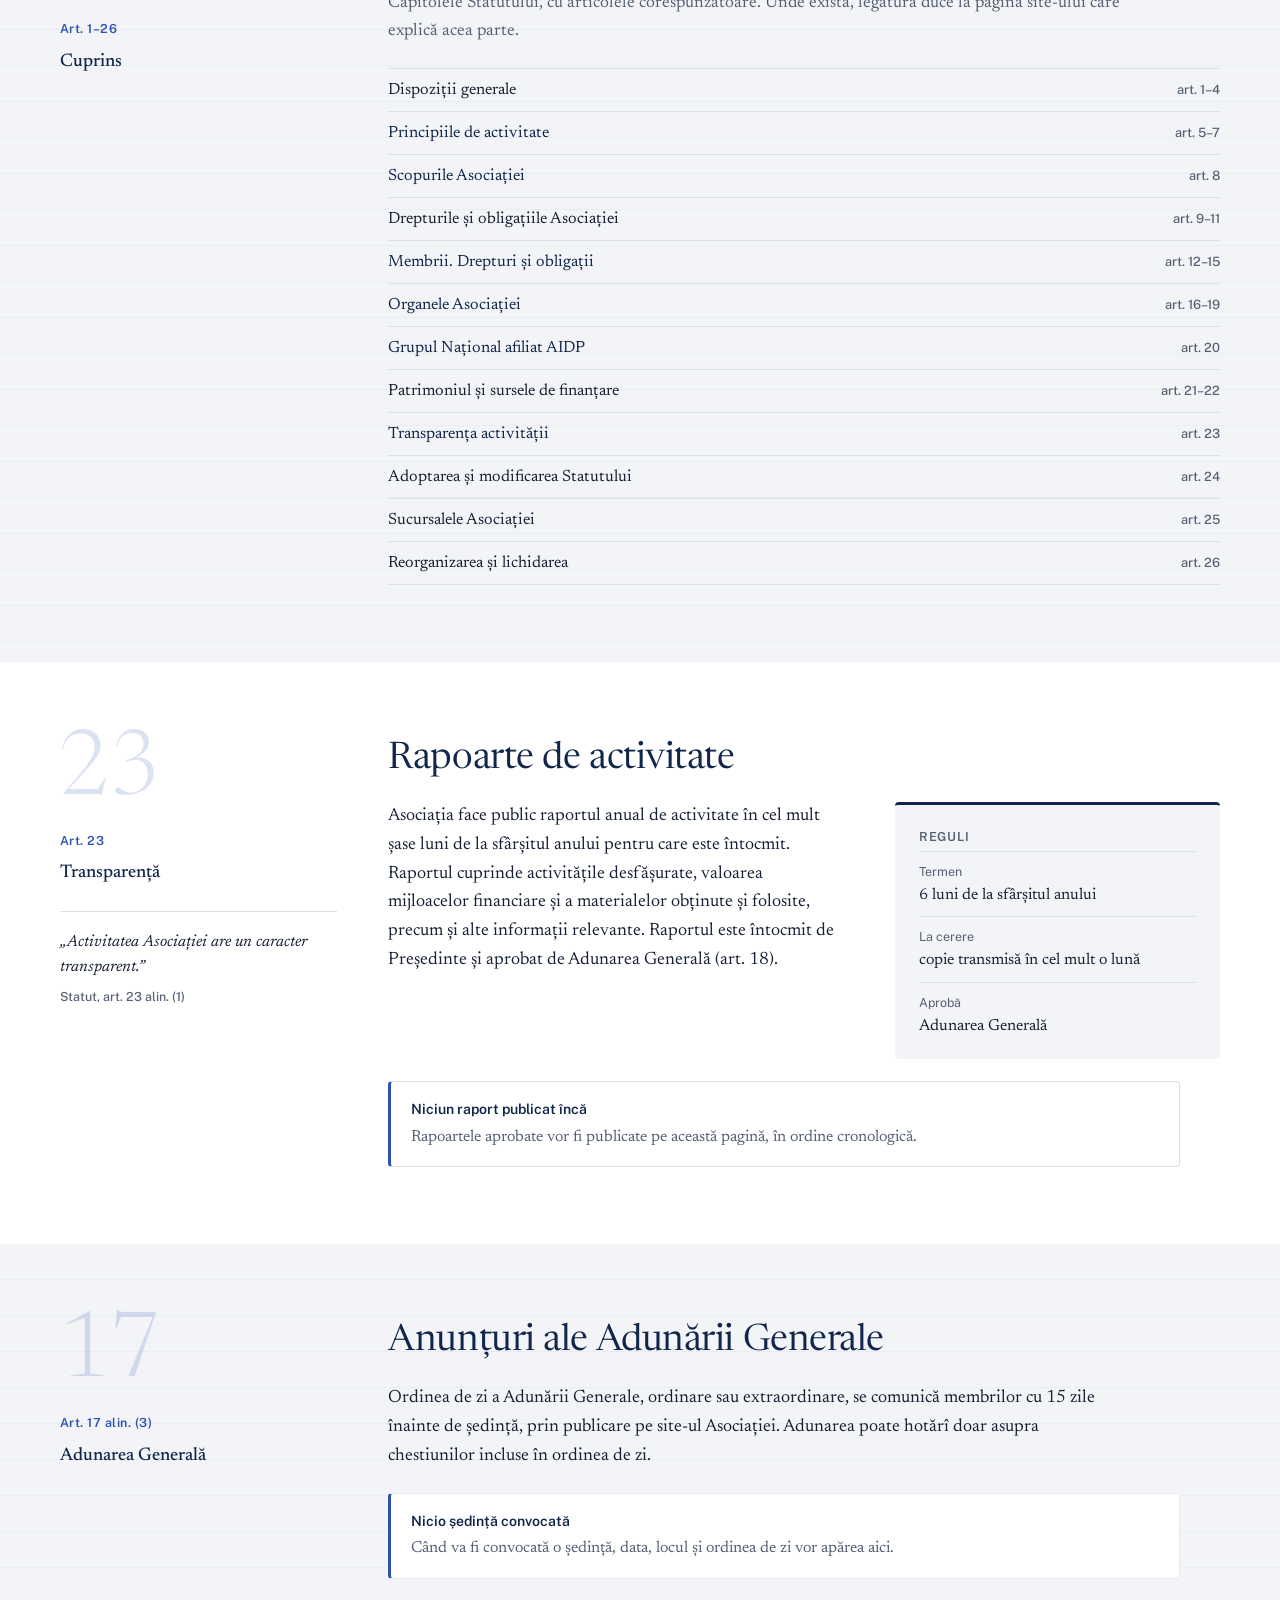
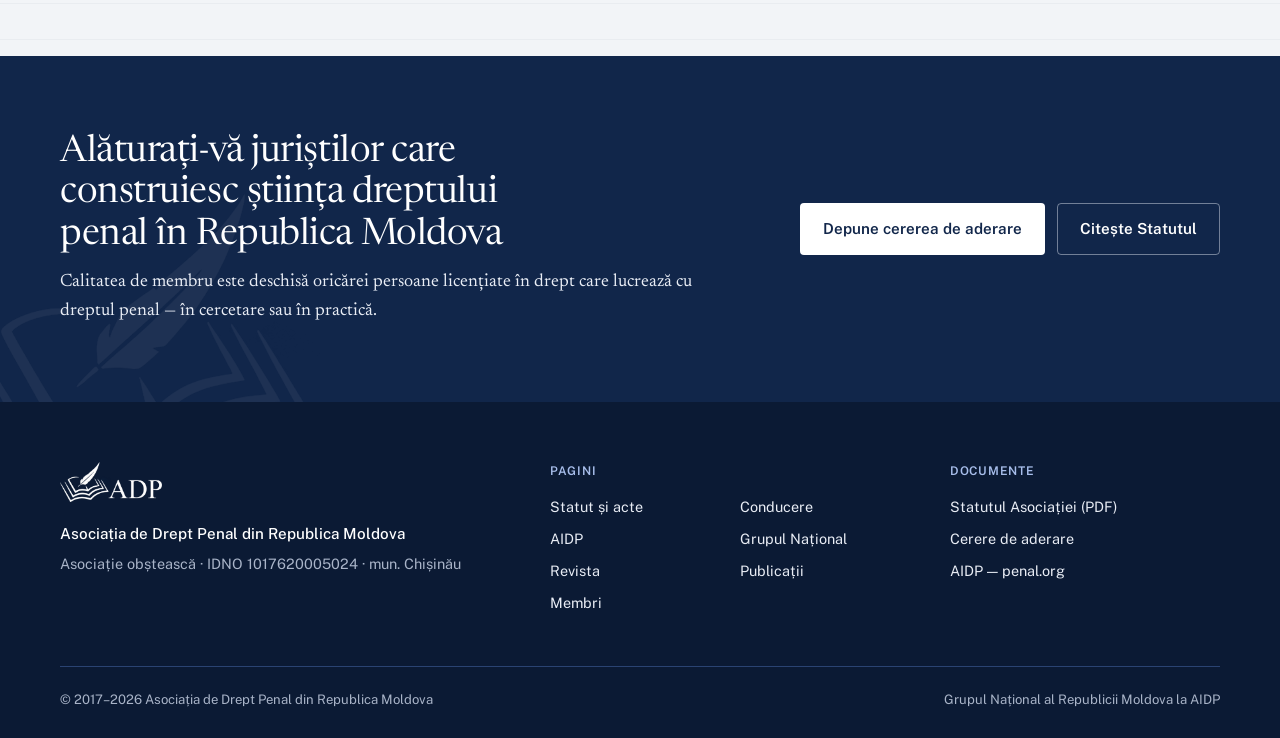
<file: acte.html>
<!DOCTYPE html>
<html lang="ro" class="no-js">
<head>
<meta charset="UTF-8" />
<meta name="viewport" content="width=device-width, initial-scale=1" />
<title data-i18n="meta.acte">Statut și acte — Asociația de Drept Penal</title>
<meta name="description" content="Statutul Asociației de Drept Penal din Republica Moldova, cuprinsul său, rapoartele de activitate și anunțurile Adunării Generale." />
<meta name="theme-color" content="#11264a" />
<meta property="og:title" content="Statut și acte — Asociația de Drept Penal" />
<meta property="og:description" content="Statutul Asociației de Drept Penal din Republica Moldova, cuprinsul său, rapoartele de activitate și anunțurile Adunării Generale." />
<meta property="og:type" content="website" />
<meta property="og:image" content="https://adprm.md/assets/img/og.png" />
<link rel="icon" type="image/png" href="assets/img/favicon.png" />
<link rel="preconnect" href="https://fonts.googleapis.com" />
<link rel="preconnect" href="https://fonts.gstatic.com" crossorigin />
<link href="https://fonts.googleapis.com/css2?family=Newsreader:ital,opsz,wght@0,6..72,300..600;1,6..72,300..500&amp;family=Public+Sans:wght@400;500;600&amp;display=swap" rel="stylesheet" />
<link rel="stylesheet" href="assets/css/styles.css" />
<script>document.documentElement.className="js";</script>
</head>
<body>
<a class="skip" href="#continut" data-i18n="ui.skip">Salt la conținut</a>
<header class="site-header" id="header">
  <div class="wrap site-header__bar">
    <a class="brand" href="index.html" aria-label="Asociația de Drept Penal — pagina principală"><img src="assets/img/adp-logo-alb.png" alt="ADP" width="87" height="34" /></a>
    <nav class="menu" id="menu" aria-label="Navigare principală">
      <a href="acte.html" aria-current="page" data-i18n="nav.acte">Statut și acte</a>
      <a href="conducere.html" data-i18n="nav.conducere">Conducere</a>
      <a href="aidp.html" data-i18n="nav.aidp">AIDP</a>
      <a href="grup-national.html" data-i18n="nav.gn">Grupul Național</a>
      <a href="revista.html" data-i18n="nav.revista">Revista</a>
      <a href="publicatii.html" data-i18n="nav.publicatii">Publicații</a>
      <a href="membri.html" data-i18n="nav.membri">Membri</a>
      <a class="menu__cta" href="membri.html#aderare" data-i18n="nav.cta">Cerere de aderare</a>
    </nav>
    <div class="tools">
      <button class="lang" id="lang" type="button" aria-label="Schimbă limba / Switch language"><span data-l="ro">RO</span> / <span data-l="en">EN</span></button>
      <a class="btn btn-ghost" href="membri.html#aderare" data-i18n="nav.cta">Cerere de aderare</a>
      <button class="burger" id="burger" type="button" aria-label="Meniu" aria-expanded="false" aria-controls="menu"><span></span><span></span><span></span></button>
    </div>
  </div>
</header>
<main id="continut">
<section class="page-head">
  <img class="hero__mark" src="assets/img/adp-semn-alb.png" alt="" aria-hidden="true" width="574" height="481" />
  <div class="wrap page-head__grid">
    <div>
      <nav class="crumbs" aria-label="Breadcrumb"><a href="index.html" data-i18n="crumb.home">Acasă</a><span aria-hidden="true">/</span><span data-i18n="nav.acte">Statut și acte</span></nav>
      <h1 class="display" data-i18n="acte.h1">Statut și acte</h1>
      <p class="page-head__lead" data-i18n="acte.lead">Documentele care stau la baza funcționării Asociației și anunțurile pe care Statutul cere să fie publicate pe acest site.</p>
      
    </div>
    <nav class="onpage" aria-label="Pe această pagină">
      <p data-i18n="ui.onpage">Pe această pagină</p>
        <a href="#statut"><span data-i18n="op.acte.1">Statutul</span><span>PDF</span></a>
        <a href="#cuprins"><span data-i18n="op.acte.2">Cuprinsul Statutului</span><span>art. 1–26</span></a>
        <a href="#rapoarte"><span data-i18n="op.acte.3">Rapoarte de activitate</span><span>art. 23</span></a>
        <a href="#adunare"><span data-i18n="op.acte.4">Anunțuri ale Adunării Generale</span><span>art. 17</span></a>
    </nav>
  </div>
</section>

<section class="sec" id="statut">
  <div class="wrap folio">
    <div class="folio__margin"><div class="folio__margin-inner">
      <span class="folio__num" aria-hidden="true">§</span>
      <span class="cite" data-i18n="acte.s.c">Statutul</span>
      <span class="cite-name" data-i18n="acte.s.n">Redacție nouă, 2025</span>
      
    </div></div>
    <div class="folio__main">
      <div class="statute">
        <div class="stack">
          <a href="assets/docs/statutul-adp-2025.pdf" aria-label="Statutul Asociației (PDF)">
            <img class="stack__back" src="assets/img/statut-pagina3.webp" width="900" height="1183" alt="" loading="lazy" />
            <img class="stack__front" src="assets/img/statut-coperta.webp" width="900" height="1197" alt="Coperta Statutului, cu ștampila Agenției Servicii Publice" loading="lazy" />
          </a>
        </div>
        <div>
          <h2 class="h2" data-i18n="acte.s.t">Statutul Asociației</h2>
          <div class="prose" style="margin-top:16px"><p data-i18n="acte.s.p">Statutul stabilește scopurile Asociației, drepturile și obligațiile membrilor, organele de conducere, funcționarea Grupului Național afiliat AIDP, patrimoniul și regulile de transparență.</p></div>
          <dl class="doc__meta">
            <div><dt data-i18n="acte.m.reg.k">Înregistrat</dt><dd data-i18n="acte.m.reg.v">3 iunie 2025, Agenția Servicii Publice</dd></div>
            <div><dt data-i18n="acte.m.sig.k">Semnat de</dt><dd data-i18n="acte.m.sig.v">Viorel V. Berliba, Președintele Asociației</dd></div>
            <div><dt data-i18n="acte.m.len.k">Volum</dt><dd data-i18n="acte.m.len.v">13 pagini, 26 de articole</dd></div>
            <div><dt data-i18n="acte.m.lang.k">Limba</dt><dd data-i18n="acte.m.lang.v">română</dd></div>
            <div><dt data-i18n="acte.m.file.k">Fișier</dt><dd>PDF, 3,3 MB</dd></div>
          </dl>
          <div class="btns"><a class="btn btn-primary" href="assets/docs/statutul-adp-2025.pdf" download data-i18n="acte.s.btn">Descarcă Statutul (PDF)</a></div>
        </div>
      </div>
      <div class="pages">
        <p class="domains-label" data-i18n="strip.label">Din Statut — paginile documentului înregistrat</p>
        <ol class="pages__row">
          <li><a href="assets/docs/statutul-adp-2025.pdf"><img src="assets/img/statut-p02.webp" width="420" height="552" alt="" loading="lazy" /><span class="pages__p">p. 2</span><span class="pages__d" data-i18n="strip.2">Art. 1–5 · Dispoziții generale</span></a></li>
          <li><a href="assets/docs/statutul-adp-2025.pdf"><img src="assets/img/statut-p03.webp" width="420" height="552" alt="" loading="lazy" /><span class="pages__p">p. 3</span><span class="pages__d" data-i18n="strip.3">Art. 5–8 · Scopurile Asociației</span></a></li>
          <li><a href="assets/docs/statutul-adp-2025.pdf"><img src="assets/img/statut-p06.webp" width="420" height="552" alt="" loading="lazy" /><span class="pages__p">p. 6</span><span class="pages__d" data-i18n="strip.6">Art. 13–15 · Membrii</span></a></li>
          <li><a href="assets/docs/statutul-adp-2025.pdf"><img src="assets/img/statut-p09.webp" width="420" height="552" alt="" loading="lazy" /><span class="pages__p">p. 9</span><span class="pages__d" data-i18n="strip.9">Art. 17–18 · Adunarea Generală, Președintele</span></a></li>
          <li><a href="assets/docs/statutul-adp-2025.pdf"><img src="assets/img/statut-p12.webp" width="420" height="552" alt="" loading="lazy" /><span class="pages__p">p. 12</span><span class="pages__d" data-i18n="strip.12">Art. 23–26 · Transparență, modificare</span></a></li>
          <li><a href="assets/docs/statutul-adp-2025.pdf"><img src="assets/img/statut-p13.webp" width="420" height="552" alt="" loading="lazy" /><span class="pages__p">p. 13</span><span class="pages__d" data-i18n="strip.13">Art. 26 · Semnătura și ștampila</span></a></li>
        </ol>
      </div>
    </div>
  </div>
</section>

<section class="sec sec-tint" id="cuprins">
  <div class="wrap folio">
    <div class="folio__margin"><div class="folio__margin-inner">
      <span class="folio__num" aria-hidden="true">1–26</span>
      <span class="cite" data-i18n="acte.t.c">Art. 1–26</span>
      <span class="cite-name" data-i18n="acte.t.n">Cuprins</span>
      
    </div></div>
    <div class="folio__main">
      <h2 class="h2" data-i18n="acte.t.t">Cuprinsul Statutului</h2>
      <p class="intro" data-i18n="acte.t.p">Capitolele Statutului, cu articolele corespunzătoare. Unde există, legătura duce la pagina site-ului care explică acea parte.</p>
      <ol class="toc">
        <li><span style="font:inherit;color:inherit;padding:0;white-space:normal" data-i18n="toc.1">Dispoziții generale</span><span>art. 1–4</span></li>
        <li><a href="index.html#despre" data-i18n="toc.2">Principiile de activitate</a><span>art. 5–7</span></li>
        <li><a href="index.html#activitate" data-i18n="toc.3">Scopurile Asociației</a><span>art. 8</span></li>
        <li><span style="font:inherit;color:inherit;padding:0;white-space:normal" data-i18n="toc.4">Drepturile și obligațiile Asociației</span><span>art. 9–11</span></li>
        <li><a href="membri.html" data-i18n="toc.5">Membrii. Drepturi și obligații</a><span>art. 12–15</span></li>
        <li><a href="conducere.html" data-i18n="toc.6">Organele Asociației</a><span>art. 16–19</span></li>
        <li><a href="grup-national.html" data-i18n="toc.7">Grupul Național afiliat AIDP</a><span>art. 20</span></li>
        <li><span style="font:inherit;color:inherit;padding:0;white-space:normal" data-i18n="toc.8">Patrimoniul și sursele de finanțare</span><span>art. 21–22</span></li>
        <li><a href="acte.html#rapoarte" data-i18n="toc.9">Transparența activității</a><span>art. 23</span></li>
        <li><span style="font:inherit;color:inherit;padding:0;white-space:normal" data-i18n="toc.10">Adoptarea și modificarea Statutului</span><span>art. 24</span></li>
        <li><span style="font:inherit;color:inherit;padding:0;white-space:normal" data-i18n="toc.11">Sucursalele Asociației</span><span>art. 25</span></li>
        <li><span style="font:inherit;color:inherit;padding:0;white-space:normal" data-i18n="toc.12">Reorganizarea și lichidarea</span><span>art. 26</span></li>
      </ol>
    </div>
  </div>
</section>

<section class="sec" id="rapoarte">
  <div class="wrap folio">
    <div class="folio__margin"><div class="folio__margin-inner">
      <span class="folio__num" aria-hidden="true">23</span>
      <span class="cite" data-i18n="acte.r.c">Art. 23</span>
      <span class="cite-name" data-i18n="acte.r.n">Transparență</span>
      <p class="gloss"><q data-i18n="gl.art23">Activitatea Asociației are un caracter transparent.</q><span data-i18n="gl.art23.src">Statut, art. 23 alin. (1)</span></p>
    </div></div>
    <div class="folio__main">
      <h2 class="h2" data-i18n="acte.r.t">Rapoarte de activitate</h2>
      <div class="split">
        <div class="prose"><p data-i18n="acte.r.p">Asociația face public raportul anual de activitate în cel mult șase luni de la sfârșitul anului pentru care este întocmit. Raportul cuprinde activitățile desfășurate, valoarea mijloacelor financiare și a materialelor obținute și folosite, precum și alte informații relevante. Raportul este întocmit de Președinte și aprobat de Adunarea Generală (art. 18).</p></div>
      <dl class="facts"><span class="label" data-i18n="acte.rf">Reguli</span>
        <div><dt data-i18n="acte.rf1.k">Termen</dt><dd data-i18n="acte.rf1.v">6 luni de la sfârșitul anului</dd></div>
        <div><dt data-i18n="acte.rf2.k">La cerere</dt><dd data-i18n="acte.rf2.v">copie transmisă în cel mult o lună</dd></div>
        <div><dt data-i18n="acte.rf3.k">Aprobă</dt><dd data-i18n="acte.rf3.v">Adunarea Generală</dd></div>
      </dl>
      </div>
      <div class="notice"><b data-i18n="acte.r.nb">Niciun raport publicat încă</b><p data-i18n="acte.r.np">Rapoartele aprobate vor fi publicate pe această pagină, în ordine cronologică.</p></div>
    </div>
  </div>
</section>

<section class="sec sec-tint" id="adunare">
  <div class="wrap folio">
    <div class="folio__margin"><div class="folio__margin-inner">
      <span class="folio__num" aria-hidden="true">17</span>
      <span class="cite" data-i18n="acte.a.c">Art. 17 alin. (3)</span>
      <span class="cite-name" data-i18n="acte.a.n">Adunarea Generală</span>
      
    </div></div>
    <div class="folio__main">
      <h2 class="h2" data-i18n="acte.a.t">Anunțuri ale Adunării Generale</h2>
      <div class="prose"><p data-i18n="acte.a.p">Ordinea de zi a Adunării Generale, ordinare sau extraordinare, se comunică membrilor cu 15 zile înainte de ședință, prin publicare pe site-ul Asociației. Adunarea poate hotărî doar asupra chestiunilor incluse în ordinea de zi.</p></div>
      <div class="notice"><b data-i18n="acte.a.nb">Nicio ședință convocată</b><p data-i18n="acte.a.np">Când va fi convocată o ședință, data, locul și ordinea de zi vor apărea aici.</p></div>
    </div>
  </div>
</section>

<section class="band">
  <img class="hero__mark" src="assets/img/adp-semn-alb.png" alt="" aria-hidden="true" width="574" height="481" />
  <div class="wrap band__grid">
    <div>
      <h2 class="h2" data-i18n="band.t">Alăturați-vă juriștilor care construiesc știința dreptului penal în Republica Moldova</h2>
      <p data-i18n="band.p">Calitatea de membru este deschisă oricărei persoane licențiate în drept care lucrează cu dreptul penal — în cercetare sau în practică.</p>
    </div>
    <div class="btns">
      <a class="btn btn-light" href="membri.html#aderare" data-i18n="band.btn">Depune cererea de aderare</a>
      <a class="btn btn-ghost" href="assets/docs/statutul-adp-2025.pdf" data-i18n="band.btn2">Citește Statutul</a>
    </div>
  </div>
</section>
</main>

<footer class="site-footer">
  <div class="wrap">
    <div class="site-footer__grid">
      <div>
        <img src="assets/img/adp-logo-alb.png" alt="ADP" width="102" height="40" loading="lazy" />
        <b data-i18n="foot.name">Asociația de Drept Penal din Republica Moldova</b>
        <p data-i18n="foot.legal">Asociație obștească · IDNO 1017620005024 · mun. Chișinău</p>
      </div>
      <nav class="site-footer__nav" aria-label="Subsol">
        <h2 data-i18n="foot.nav">Pagini</h2>
        <ul>
          <li><a href="acte.html" data-i18n="nav.acte">Statut și acte</a></li>
          <li><a href="conducere.html" data-i18n="nav.conducere">Conducere</a></li>
          <li><a href="aidp.html" data-i18n="nav.aidp">AIDP</a></li>
          <li><a href="grup-national.html" data-i18n="nav.gn">Grupul Național</a></li>
          <li><a href="revista.html" data-i18n="nav.revista">Revista</a></li>
          <li><a href="publicatii.html" data-i18n="nav.publicatii">Publicații</a></li>
          <li><a href="membri.html" data-i18n="nav.membri">Membri</a></li>
        </ul>
      </nav>
      <div>
        <h2 data-i18n="foot.docs">Documente</h2>
        <ul>
          <li><a href="assets/docs/statutul-adp-2025.pdf" data-i18n="foot.statut">Statutul Asociației (PDF)</a></li>
          <li><a href="membri.html#aderare" data-i18n="foot.join">Cerere de aderare</a></li>
          <li><a href="https://www.penal.org" rel="noopener" target="_blank">AIDP — penal.org</a></li>
        </ul>
      </div>
    </div>
    <div class="site-footer__bar">
      <span>© 2017–<span id="year">2026</span> <span data-i18n="foot.rights">Asociația de Drept Penal din Republica Moldova</span></span>
      <span data-i18n="foot.aidp">Grupul Național al Republicii Moldova la AIDP</span>
    </div>
  </div>
</footer>

<script src="assets/js/main.js"></script>
</body>
</html>
</file>
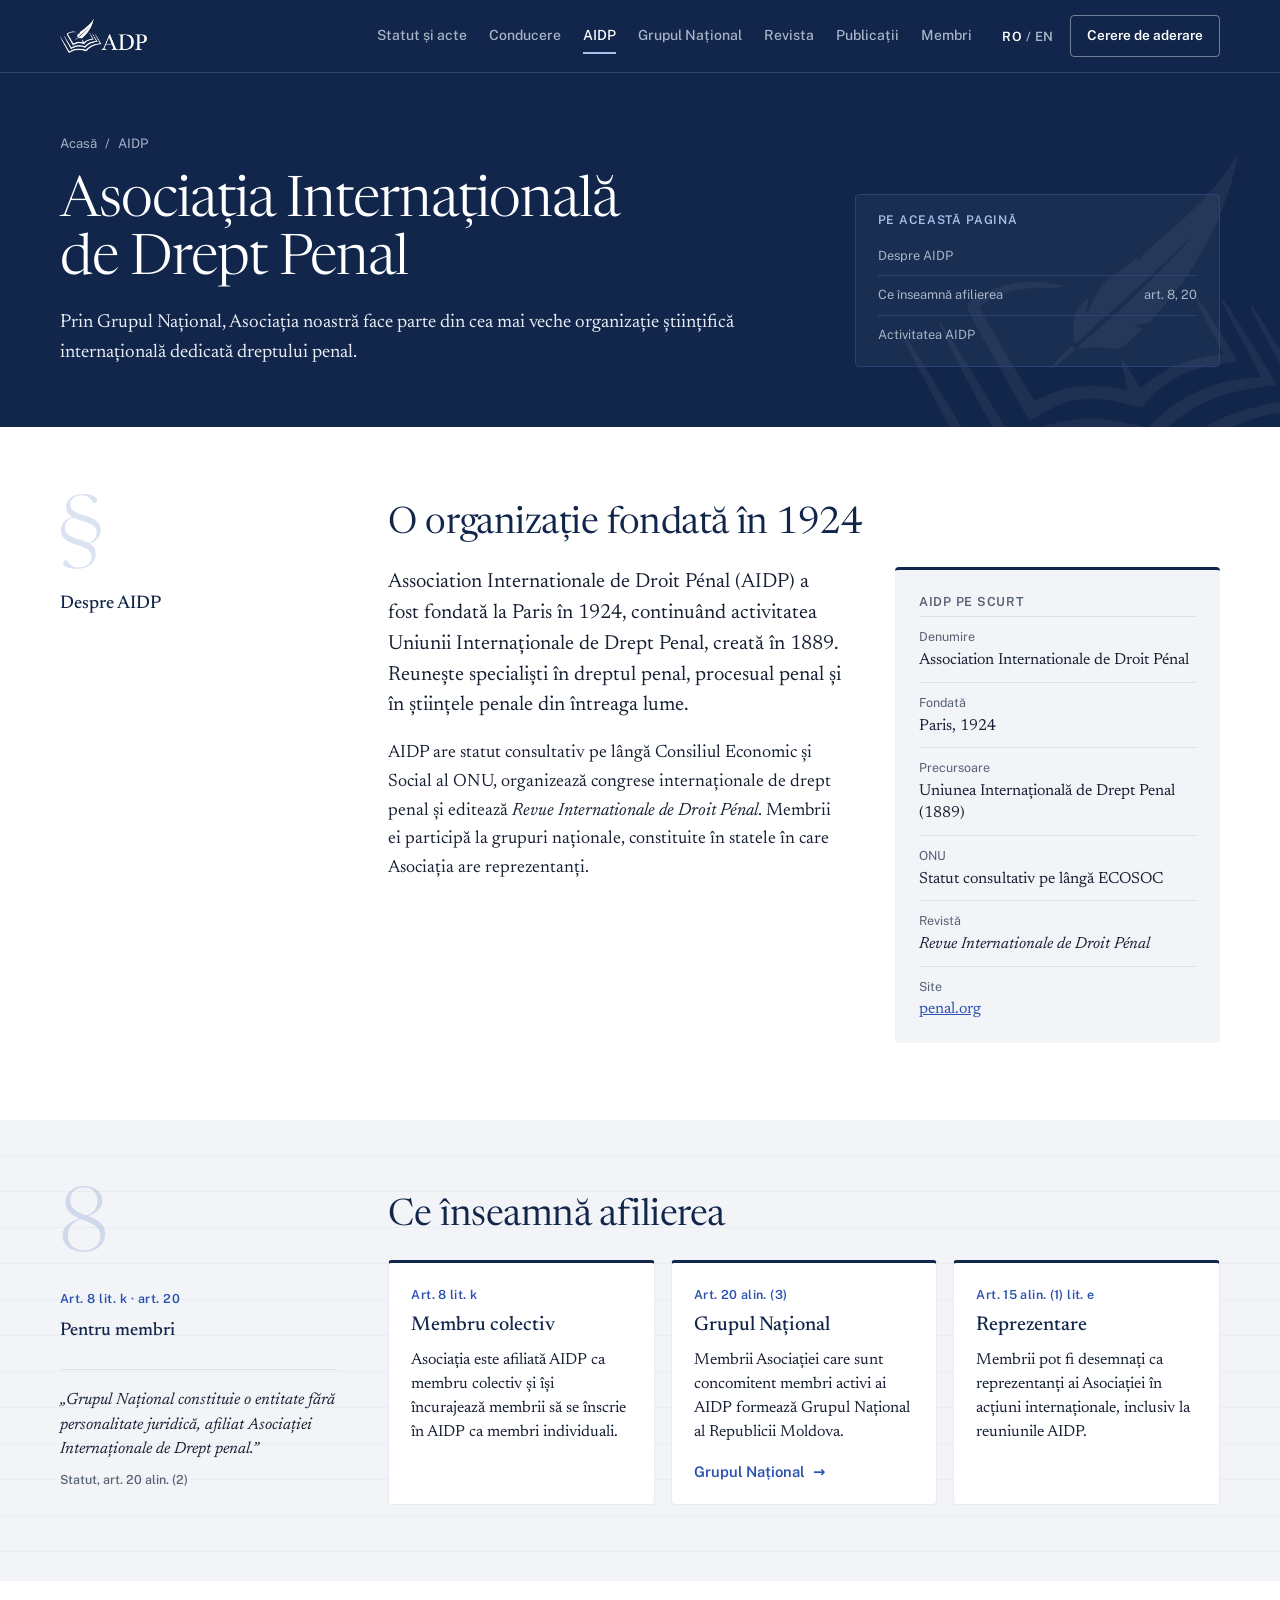
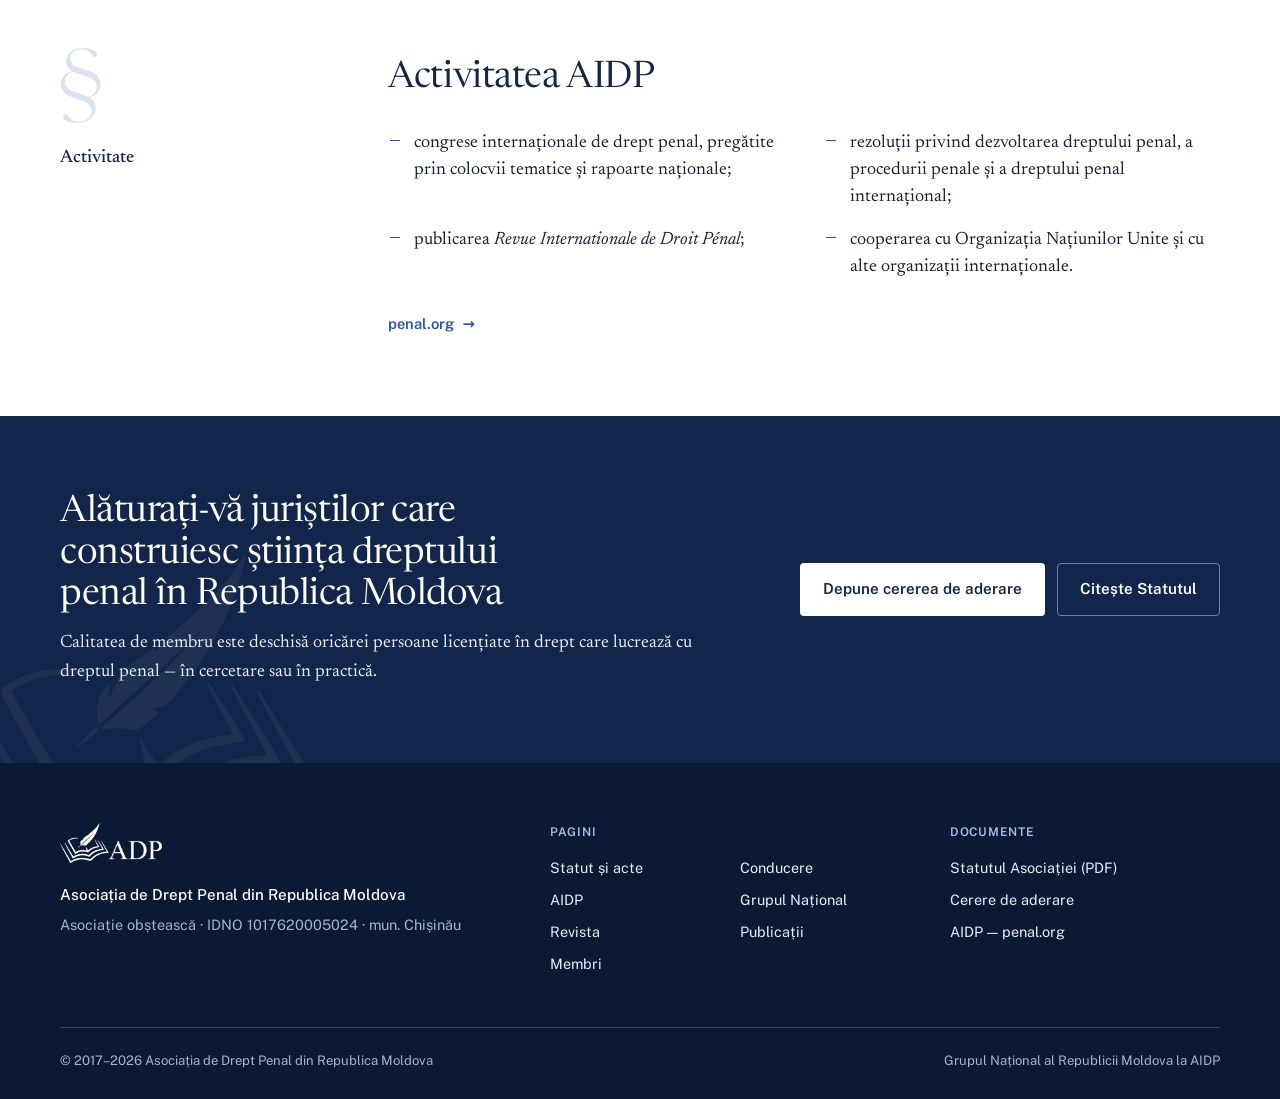
<file: aidp.html>
<!DOCTYPE html>
<html lang="ro" class="no-js">
<head>
<meta charset="UTF-8" />
<meta name="viewport" content="width=device-width, initial-scale=1" />
<title data-i18n="meta.aidp">AIDP — Asociația de Drept Penal</title>
<meta name="description" content="Afilierea Asociației de Drept Penal din Republica Moldova la Asociația Internațională de Drept Penal (AIDP)." />
<meta name="theme-color" content="#11264a" />
<meta property="og:title" content="AIDP — Asociația de Drept Penal" />
<meta property="og:description" content="Afilierea Asociației de Drept Penal din Republica Moldova la Asociația Internațională de Drept Penal (AIDP)." />
<meta property="og:type" content="website" />
<meta property="og:image" content="https://adprm.md/assets/img/og.png" />
<link rel="icon" type="image/png" href="assets/img/favicon.png" />
<link rel="preconnect" href="https://fonts.googleapis.com" />
<link rel="preconnect" href="https://fonts.gstatic.com" crossorigin />
<link href="https://fonts.googleapis.com/css2?family=Newsreader:ital,opsz,wght@0,6..72,300..600;1,6..72,300..500&amp;family=Public+Sans:wght@400;500;600&amp;display=swap" rel="stylesheet" />
<link rel="stylesheet" href="assets/css/styles.css" />
<script>document.documentElement.className="js";</script>
</head>
<body>
<a class="skip" href="#continut" data-i18n="ui.skip">Salt la conținut</a>
<header class="site-header" id="header">
  <div class="wrap site-header__bar">
    <a class="brand" href="index.html" aria-label="Asociația de Drept Penal — pagina principală"><img src="assets/img/adp-logo-alb.png" alt="ADP" width="87" height="34" /></a>
    <nav class="menu" id="menu" aria-label="Navigare principală">
      <a href="acte.html" data-i18n="nav.acte">Statut și acte</a>
      <a href="conducere.html" data-i18n="nav.conducere">Conducere</a>
      <a href="aidp.html" aria-current="page" data-i18n="nav.aidp">AIDP</a>
      <a href="grup-national.html" data-i18n="nav.gn">Grupul Național</a>
      <a href="revista.html" data-i18n="nav.revista">Revista</a>
      <a href="publicatii.html" data-i18n="nav.publicatii">Publicații</a>
      <a href="membri.html" data-i18n="nav.membri">Membri</a>
      <a class="menu__cta" href="membri.html#aderare" data-i18n="nav.cta">Cerere de aderare</a>
    </nav>
    <div class="tools">
      <button class="lang" id="lang" type="button" aria-label="Schimbă limba / Switch language"><span data-l="ro">RO</span> / <span data-l="en">EN</span></button>
      <a class="btn btn-ghost" href="membri.html#aderare" data-i18n="nav.cta">Cerere de aderare</a>
      <button class="burger" id="burger" type="button" aria-label="Meniu" aria-expanded="false" aria-controls="menu"><span></span><span></span><span></span></button>
    </div>
  </div>
</header>
<main id="continut">
<section class="page-head">
  <img class="hero__mark" src="assets/img/adp-semn-alb.png" alt="" aria-hidden="true" width="574" height="481" />
  <div class="wrap page-head__grid">
    <div>
      <nav class="crumbs" aria-label="Breadcrumb"><a href="index.html" data-i18n="crumb.home">Acasă</a><span aria-hidden="true">/</span><span data-i18n="nav.aidp">AIDP</span></nav>
      <h1 class="display" data-i18n="aidp.h1">Asociația Internațională de Drept Penal</h1>
      <p class="page-head__lead" data-i18n="aidp.lead">Prin Grupul Național, Asociația noastră face parte din cea mai veche organizație științifică internațională dedicată dreptului penal.</p>
      
    </div>
    <nav class="onpage" aria-label="Pe această pagină">
      <p data-i18n="ui.onpage">Pe această pagină</p>
        <a href="#despre-aidp"><span data-i18n="op.a.1">Despre AIDP</span></a>
        <a href="#afiliere"><span data-i18n="op.a.2">Ce înseamnă afilierea</span><span>art. 8, 20</span></a>
        <a href="#activitati"><span data-i18n="op.a.3">Activitatea AIDP</span></a>
    </nav>
  </div>
</section>

<section class="sec" id="despre-aidp">
  <div class="wrap folio">
    <div class="folio__margin"><div class="folio__margin-inner">
      <span class="folio__num" aria-hidden="true">§</span>
      
      <span class="cite-name" data-i18n="aidp.w.n">Despre AIDP</span>
      
    </div></div>
    <div class="folio__main">
      <h2 class="h2" data-i18n="aidp.w.t">O organizație fondată în 1924</h2>
      <div class="split">
        <div class="prose">
          <p class="lead" data-i18n="aidp.w.p1">Association Internationale de Droit Pénal (AIDP) a fost fondată la Paris în 1924, continuând activitatea Uniunii Internaționale de Drept Penal, creată în 1889. Reunește specialiști în dreptul penal, procesual penal și în științele penale din întreaga lume.</p>
          <p data-i18n="aidp.w.p2">AIDP are statut consultativ pe lângă Consiliul Economic și Social al ONU, organizează congrese internaționale de drept penal și editează <i>Revue Internationale de Droit Pénal</i>. Membrii ei participă la grupuri naționale, constituite în statele în care Asociația are reprezentanți.</p>
        </div>
      <dl class="facts"><span class="label" data-i18n="aidp.f">AIDP pe scurt</span>
        <div><dt data-i18n="aidp.f1.k">Denumire</dt><dd>Association Internationale de Droit Pénal</dd></div>
        <div><dt data-i18n="aidp.f2.k">Fondată</dt><dd data-i18n="aidp.f2.v">Paris, 1924</dd></div>
        <div><dt data-i18n="aidp.f3.k">Precursoare</dt><dd data-i18n="aidp.f3.v">Uniunea Internațională de Drept Penal (1889)</dd></div>
        <div><dt data-i18n="aidp.f4.k">ONU</dt><dd data-i18n="aidp.f4.v">Statut consultativ pe lângă ECOSOC</dd></div>
        <div><dt data-i18n="aidp.f5.k">Revistă</dt><dd><i>Revue Internationale de Droit Pénal</i></dd></div>
        <div><dt data-i18n="aidp.f6.k">Site</dt><dd><a href="https://www.penal.org" rel="noopener" target="_blank">penal.org</a></dd></div>
      </dl>
      </div>
    </div>
  </div>
</section>

<section class="sec sec-tint" id="afiliere">
  <div class="wrap folio">
    <div class="folio__margin"><div class="folio__margin-inner">
      <span class="folio__num" aria-hidden="true">8</span>
      <span class="cite" data-i18n="aidp.m.c">Art. 8 lit. k · art. 20</span>
      <span class="cite-name" data-i18n="aidp.m.n">Pentru membri</span>
      <p class="gloss"><q data-i18n="gl.art20">Grupul Național constituie o entitate fără personalitate juridică, afiliat Asociației Internaționale de Drept penal.</q><span data-i18n="gl.art20.src">Statut, art. 20 alin. (2)</span></p>
    </div></div>
    <div class="folio__main">
      <h2 class="h2" data-i18n="aidp.m.t">Ce înseamnă afilierea</h2>
      <div class="cards">
        <article class="card"><span class="card__tag" data-i18n="aidpc.1.tag">Art. 8 lit. k</span><h3 class="h3" data-i18n="aidpc.1.t">Membru colectiv</h3><p data-i18n="aidpc.1.d">Asociația este afiliată AIDP ca membru colectiv și își încurajează membrii să se înscrie în AIDP ca membri individuali.</p></article>
        <article class="card"><span class="card__tag" data-i18n="aidpc.2.tag">Art. 20 alin. (3)</span><h3 class="h3" data-i18n="aidpc.2.t">Grupul Național</h3><p data-i18n="aidpc.2.d">Membrii Asociației care sunt concomitent membri activi ai AIDP formează Grupul Național al Republicii Moldova.</p><div class="card__foot"><a class="arrow" href="grup-national.html" data-i18n="aidpc.l">Grupul Național</a></div></article>
        <article class="card"><span class="card__tag" data-i18n="aidpc.3.tag">Art. 15 alin. (1) lit. e</span><h3 class="h3" data-i18n="aidpc.3.t">Reprezentare</h3><p data-i18n="aidpc.3.d">Membrii pot fi desemnați ca reprezentanți ai Asociației în acțiuni internaționale, inclusiv la reuniunile AIDP.</p></article>
      </div>
    </div>
  </div>
</section>

<section class="sec" id="activitati">
  <div class="wrap folio">
    <div class="folio__margin"><div class="folio__margin-inner">
      <span class="folio__num" aria-hidden="true">§</span>
      
      <span class="cite-name" data-i18n="aidp.x.n">Activitate</span>
      
    </div></div>
    <div class="folio__main">
      <h2 class="h2" data-i18n="aidp.x.t">Activitatea AIDP</h2>
      <ul class="list list-2">
        <li data-i18n="aidp.x.1">congrese internaționale de drept penal, pregătite prin colocvii tematice și rapoarte naționale;</li>
        <li data-i18n="aidp.x.2">rezoluții privind dezvoltarea dreptului penal, a procedurii penale și a dreptului penal internațional;</li>
        <li data-i18n="aidp.x.3">publicarea <i>Revue Internationale de Droit Pénal</i>;</li>
        <li data-i18n="aidp.x.4">cooperarea cu Organizația Națiunilor Unite și cu alte organizații internaționale.</li>
      </ul>
      <p style="margin-top:22px"><a class="arrow" href="https://www.penal.org" rel="noopener" target="_blank">penal.org</a></p>
    </div>
  </div>
</section>

<section class="band">
  <img class="hero__mark" src="assets/img/adp-semn-alb.png" alt="" aria-hidden="true" width="574" height="481" />
  <div class="wrap band__grid">
    <div>
      <h2 class="h2" data-i18n="band.t">Alăturați-vă juriștilor care construiesc știința dreptului penal în Republica Moldova</h2>
      <p data-i18n="band.p">Calitatea de membru este deschisă oricărei persoane licențiate în drept care lucrează cu dreptul penal — în cercetare sau în practică.</p>
    </div>
    <div class="btns">
      <a class="btn btn-light" href="membri.html#aderare" data-i18n="band.btn">Depune cererea de aderare</a>
      <a class="btn btn-ghost" href="assets/docs/statutul-adp-2025.pdf" data-i18n="band.btn2">Citește Statutul</a>
    </div>
  </div>
</section>
</main>

<footer class="site-footer">
  <div class="wrap">
    <div class="site-footer__grid">
      <div>
        <img src="assets/img/adp-logo-alb.png" alt="ADP" width="102" height="40" loading="lazy" />
        <b data-i18n="foot.name">Asociația de Drept Penal din Republica Moldova</b>
        <p data-i18n="foot.legal">Asociație obștească · IDNO 1017620005024 · mun. Chișinău</p>
      </div>
      <nav class="site-footer__nav" aria-label="Subsol">
        <h2 data-i18n="foot.nav">Pagini</h2>
        <ul>
          <li><a href="acte.html" data-i18n="nav.acte">Statut și acte</a></li>
          <li><a href="conducere.html" data-i18n="nav.conducere">Conducere</a></li>
          <li><a href="aidp.html" data-i18n="nav.aidp">AIDP</a></li>
          <li><a href="grup-national.html" data-i18n="nav.gn">Grupul Național</a></li>
          <li><a href="revista.html" data-i18n="nav.revista">Revista</a></li>
          <li><a href="publicatii.html" data-i18n="nav.publicatii">Publicații</a></li>
          <li><a href="membri.html" data-i18n="nav.membri">Membri</a></li>
        </ul>
      </nav>
      <div>
        <h2 data-i18n="foot.docs">Documente</h2>
        <ul>
          <li><a href="assets/docs/statutul-adp-2025.pdf" data-i18n="foot.statut">Statutul Asociației (PDF)</a></li>
          <li><a href="membri.html#aderare" data-i18n="foot.join">Cerere de aderare</a></li>
          <li><a href="https://www.penal.org" rel="noopener" target="_blank">AIDP — penal.org</a></li>
        </ul>
      </div>
    </div>
    <div class="site-footer__bar">
      <span>© 2017–<span id="year">2026</span> <span data-i18n="foot.rights">Asociația de Drept Penal din Republica Moldova</span></span>
      <span data-i18n="foot.aidp">Grupul Național al Republicii Moldova la AIDP</span>
    </div>
  </div>
</footer>

<script src="assets/js/main.js"></script>
</body>
</html>
</file>
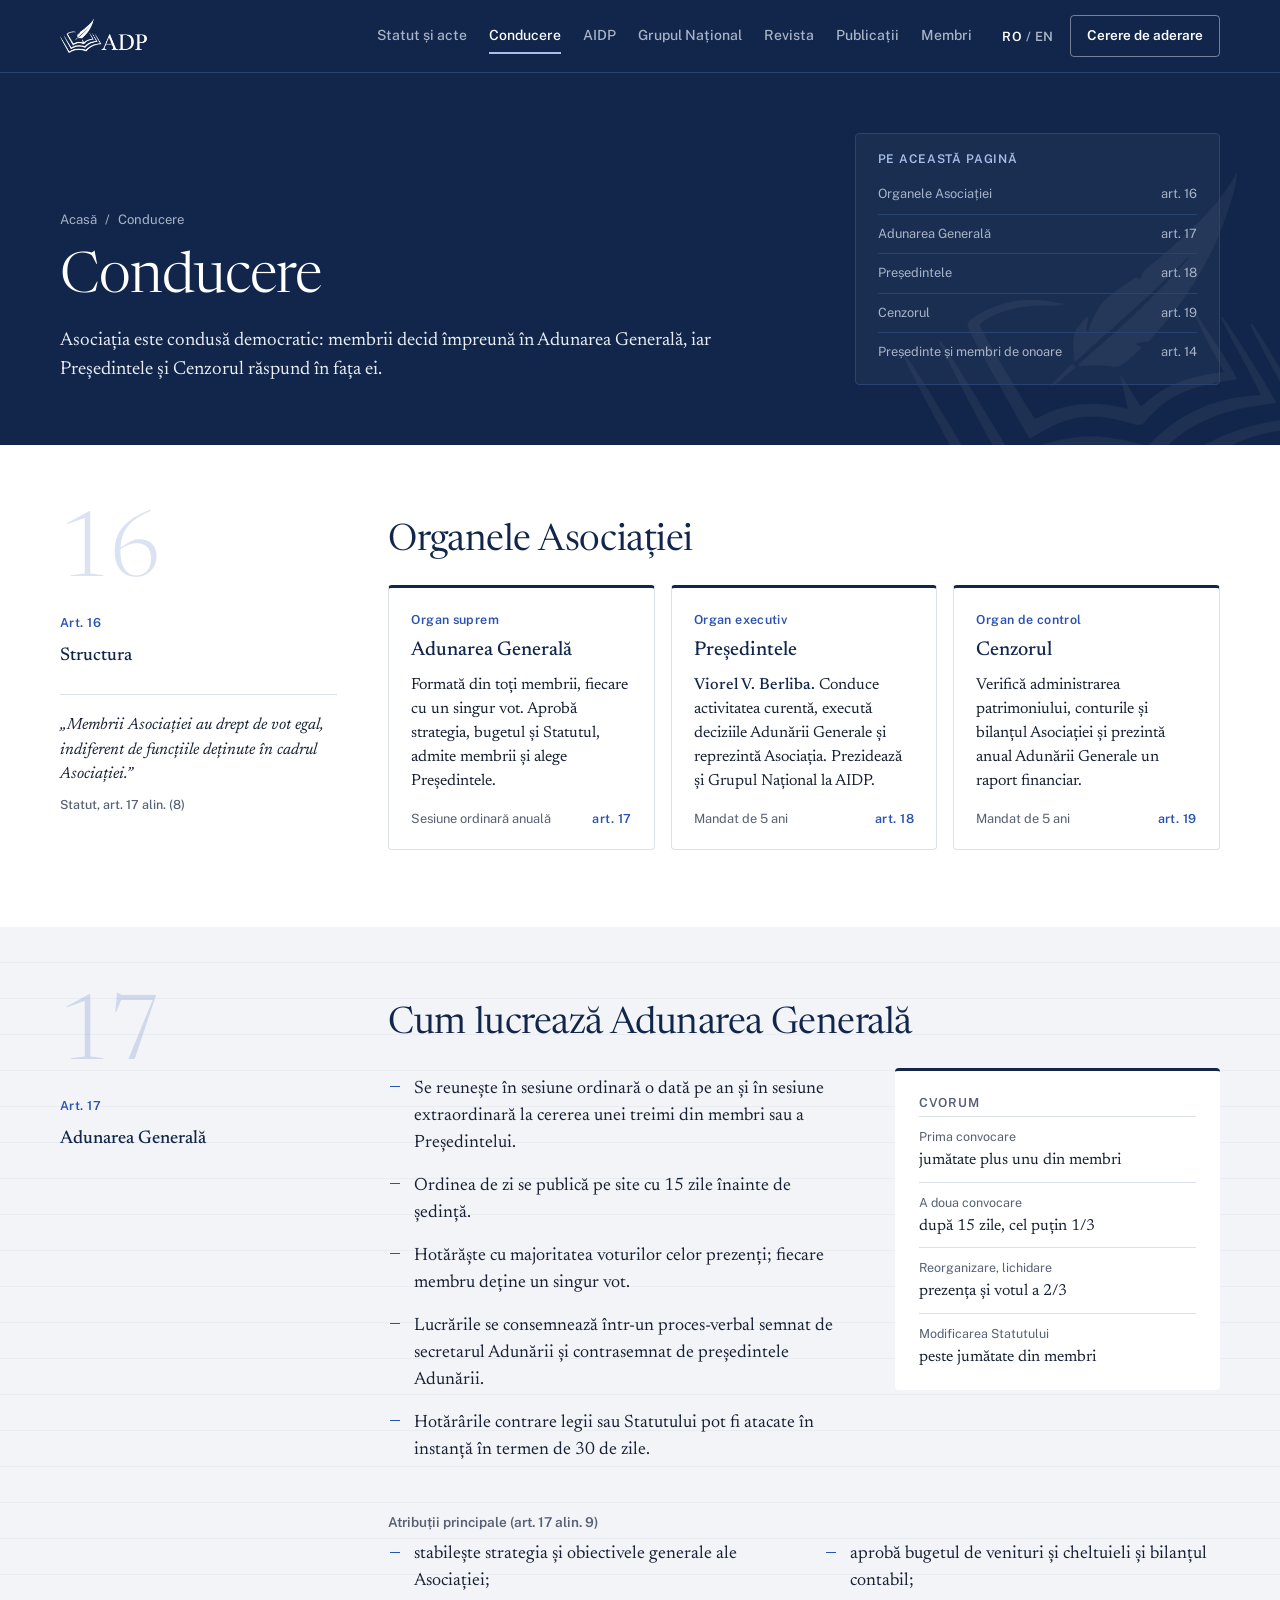
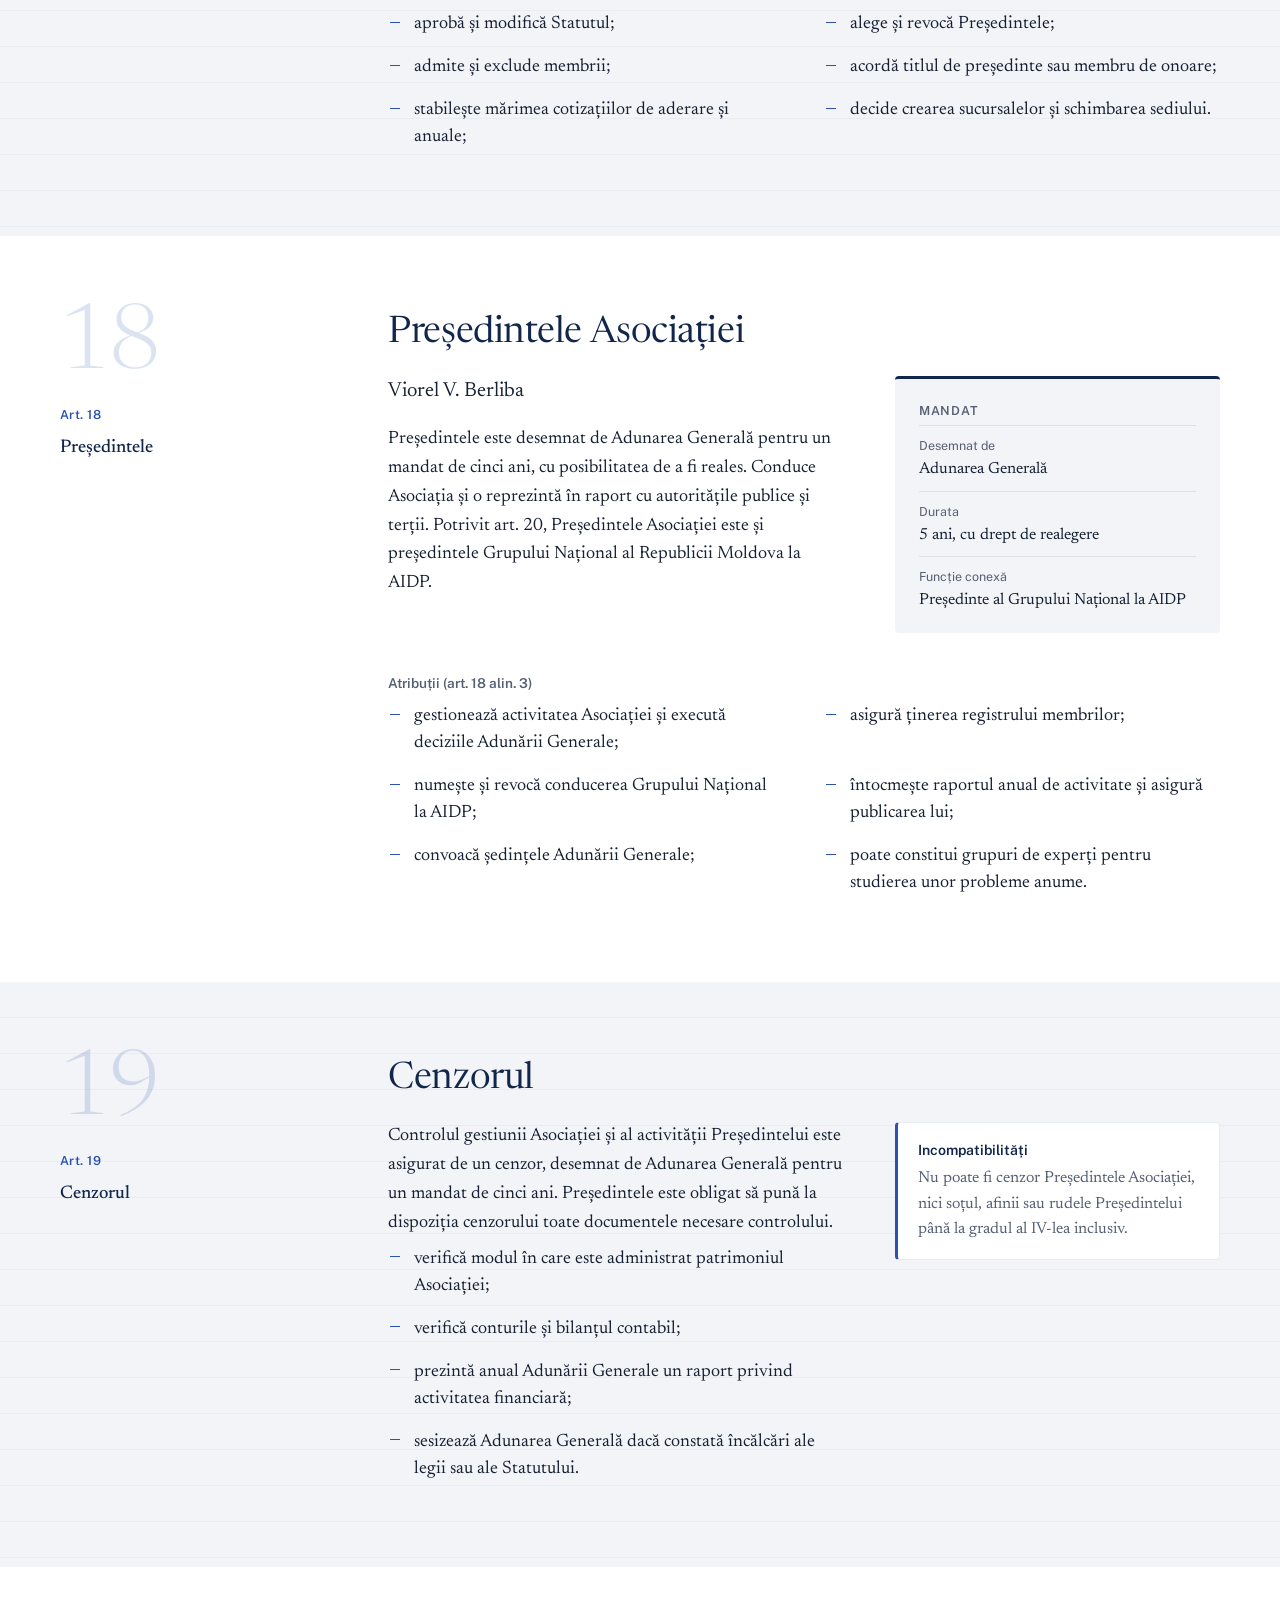
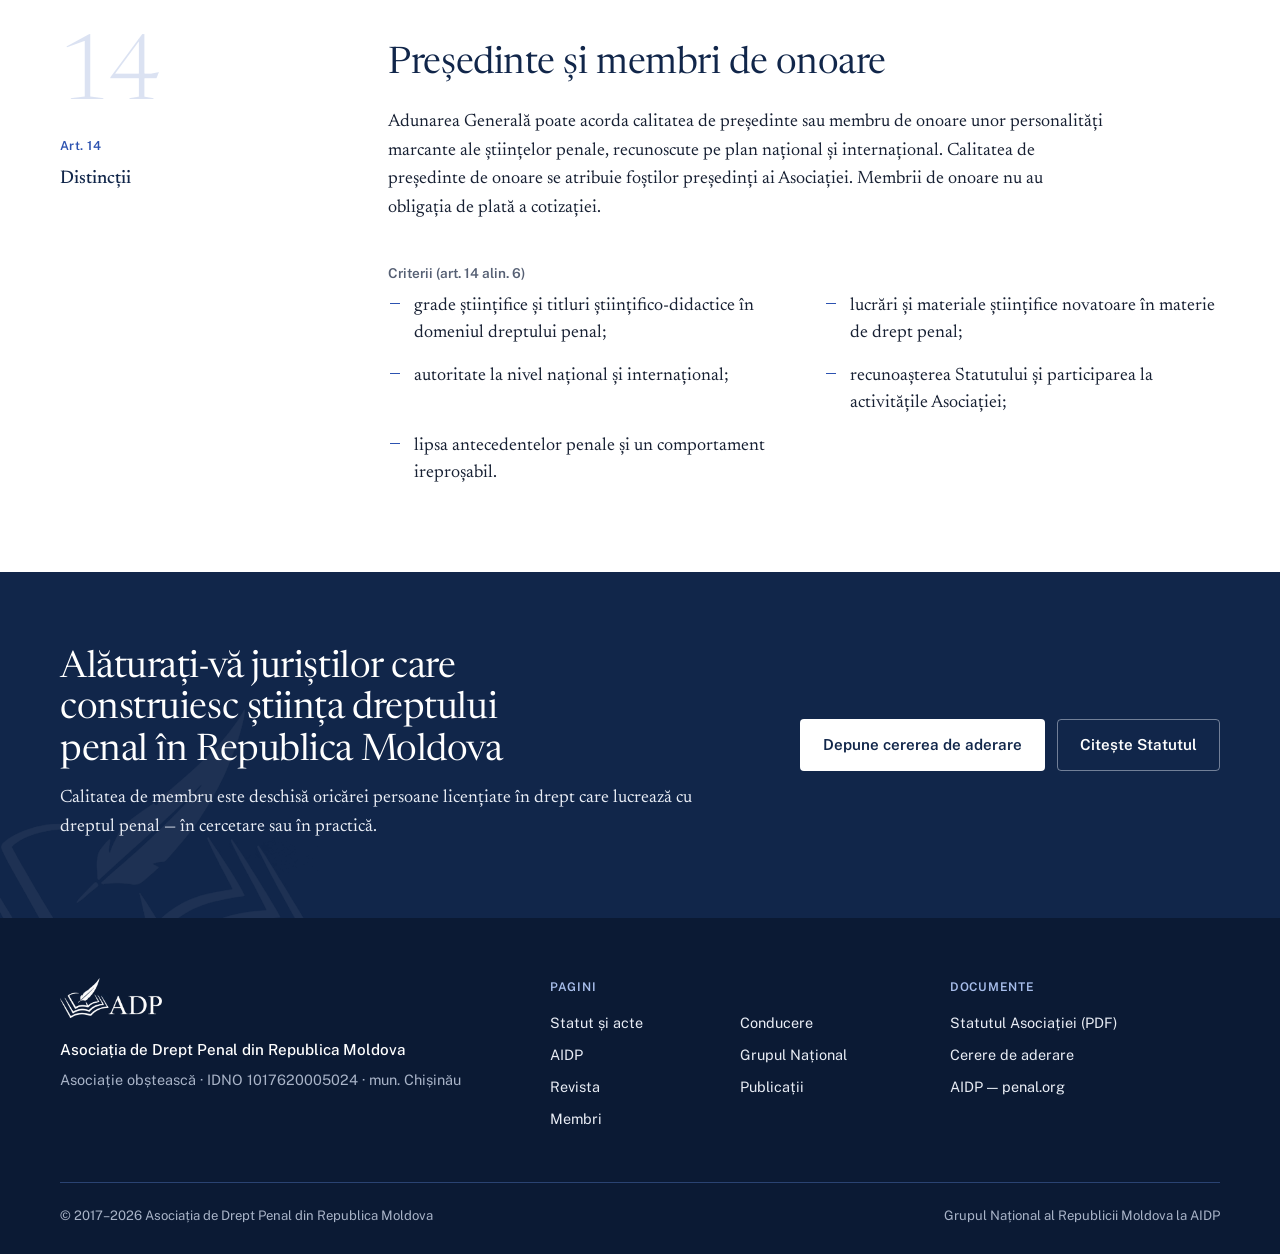
<file: conducere.html>
<!DOCTYPE html>
<html lang="ro" class="no-js">
<head>
<meta charset="UTF-8" />
<meta name="viewport" content="width=device-width, initial-scale=1" />
<title data-i18n="meta.conducere">Conducere — Asociația de Drept Penal</title>
<meta name="description" content="Organele Asociației de Drept Penal din Republica Moldova: Adunarea Generală, Președintele și Cenzorul." />
<meta name="theme-color" content="#11264a" />
<meta property="og:title" content="Conducere — Asociația de Drept Penal" />
<meta property="og:description" content="Organele Asociației de Drept Penal din Republica Moldova: Adunarea Generală, Președintele și Cenzorul." />
<meta property="og:type" content="website" />
<meta property="og:image" content="https://adprm.md/assets/img/og.png" />
<link rel="icon" type="image/png" href="assets/img/favicon.png" />
<link rel="preconnect" href="https://fonts.googleapis.com" />
<link rel="preconnect" href="https://fonts.gstatic.com" crossorigin />
<link href="https://fonts.googleapis.com/css2?family=Newsreader:ital,opsz,wght@0,6..72,300..600;1,6..72,300..500&amp;family=Public+Sans:wght@400;500;600&amp;display=swap" rel="stylesheet" />
<link rel="stylesheet" href="assets/css/styles.css" />
<script>document.documentElement.className="js";</script>
</head>
<body>
<a class="skip" href="#continut" data-i18n="ui.skip">Salt la conținut</a>
<header class="site-header" id="header">
  <div class="wrap site-header__bar">
    <a class="brand" href="index.html" aria-label="Asociația de Drept Penal — pagina principală"><img src="assets/img/adp-logo-alb.png" alt="ADP" width="87" height="34" /></a>
    <nav class="menu" id="menu" aria-label="Navigare principală">
      <a href="acte.html" data-i18n="nav.acte">Statut și acte</a>
      <a href="conducere.html" aria-current="page" data-i18n="nav.conducere">Conducere</a>
      <a href="aidp.html" data-i18n="nav.aidp">AIDP</a>
      <a href="grup-national.html" data-i18n="nav.gn">Grupul Național</a>
      <a href="revista.html" data-i18n="nav.revista">Revista</a>
      <a href="publicatii.html" data-i18n="nav.publicatii">Publicații</a>
      <a href="membri.html" data-i18n="nav.membri">Membri</a>
      <a class="menu__cta" href="membri.html#aderare" data-i18n="nav.cta">Cerere de aderare</a>
    </nav>
    <div class="tools">
      <button class="lang" id="lang" type="button" aria-label="Schimbă limba / Switch language"><span data-l="ro">RO</span> / <span data-l="en">EN</span></button>
      <a class="btn btn-ghost" href="membri.html#aderare" data-i18n="nav.cta">Cerere de aderare</a>
      <button class="burger" id="burger" type="button" aria-label="Meniu" aria-expanded="false" aria-controls="menu"><span></span><span></span><span></span></button>
    </div>
  </div>
</header>
<main id="continut">
<section class="page-head">
  <img class="hero__mark" src="assets/img/adp-semn-alb.png" alt="" aria-hidden="true" width="574" height="481" />
  <div class="wrap page-head__grid">
    <div>
      <nav class="crumbs" aria-label="Breadcrumb"><a href="index.html" data-i18n="crumb.home">Acasă</a><span aria-hidden="true">/</span><span data-i18n="nav.conducere">Conducere</span></nav>
      <h1 class="display" data-i18n="cond.h1">Conducere</h1>
      <p class="page-head__lead" data-i18n="cond.lead">Asociația este condusă democratic: membrii decid împreună în Adunarea Generală, iar Președintele și Cenzorul răspund în fața ei.</p>
      
    </div>
    <nav class="onpage" aria-label="Pe această pagină">
      <p data-i18n="ui.onpage">Pe această pagină</p>
        <a href="#organe"><span data-i18n="op.c.1">Organele Asociației</span><span>art. 16</span></a>
        <a href="#adunarea"><span data-i18n="op.c.2">Adunarea Generală</span><span>art. 17</span></a>
        <a href="#presedintele"><span data-i18n="op.c.3">Președintele</span><span>art. 18</span></a>
        <a href="#cenzorul"><span data-i18n="op.c.4">Cenzorul</span><span>art. 19</span></a>
        <a href="#distinctii"><span data-i18n="op.c.5">Președinte și membri de onoare</span><span>art. 14</span></a>
    </nav>
  </div>
</section>

<section class="sec" id="organe">
  <div class="wrap folio">
    <div class="folio__margin"><div class="folio__margin-inner">
      <span class="folio__num" aria-hidden="true">16</span>
      <span class="cite" data-i18n="cond.o.c">Art. 16</span>
      <span class="cite-name" data-i18n="cond.o.n">Structura</span>
      <p class="gloss"><q data-i18n="gl.art17b">Membrii Asociației au drept de vot egal, indiferent de funcțiile deținute în cadrul Asociației.</q><span data-i18n="gl.art17b.src">Statut, art. 17 alin. (8)</span></p>
    </div></div>
    <div class="folio__main">
      <h2 class="h2" data-i18n="cond.o.t">Organele Asociației</h2>
      <div class="cards">
        <article class="card"><span class="card__tag" data-i18n="org.1.tag">Organ suprem</span><h3 class="h3" data-i18n="org.1.t">Adunarea Generală</h3><p data-i18n="org.1.d">Formată din toți membrii, fiecare cu un singur vot. Aprobă strategia, bugetul și Statutul, admite membrii și alege Președintele.</p><div class="card__foot"><span class="card__meta" data-i18n="org.1.m">Sesiune ordinară anuală</span><span class="cite" data-i18n="org.1.a">art. 17</span></div></article>
        <article class="card"><span class="card__tag" data-i18n="org.2.tag">Organ executiv</span><h3 class="h3" data-i18n="org.2.t">Președintele</h3><p data-i18n="org.2.d"><b>Viorel V. Berliba.</b> Conduce activitatea curentă, execută deciziile Adunării Generale și reprezintă Asociația. Prezidează și Grupul Național la AIDP.</p><div class="card__foot"><span class="card__meta" data-i18n="org.2.m">Mandat de 5 ani</span><span class="cite" data-i18n="org.2.a">art. 18</span></div></article>
        <article class="card"><span class="card__tag" data-i18n="org.3.tag">Organ de control</span><h3 class="h3" data-i18n="org.3.t">Cenzorul</h3><p data-i18n="org.3.d">Verifică administrarea patrimoniului, conturile și bilanțul Asociației și prezintă anual Adunării Generale un raport financiar.</p><div class="card__foot"><span class="card__meta" data-i18n="org.3.m">Mandat de 5 ani</span><span class="cite" data-i18n="org.3.a">art. 19</span></div></article>
      </div>
    </div>
  </div>
</section>

<section class="sec sec-tint" id="adunarea">
  <div class="wrap folio">
    <div class="folio__margin"><div class="folio__margin-inner">
      <span class="folio__num" aria-hidden="true">17</span>
      <span class="cite" data-i18n="cond.ag.c">Art. 17</span>
      <span class="cite-name" data-i18n="cond.ag.n">Adunarea Generală</span>
      
    </div></div>
    <div class="folio__main">
      <h2 class="h2" data-i18n="cond.ag.t">Cum lucrează Adunarea Generală</h2>
      <div class="split">
        <div>
      <ul class="list">
        <li data-i18n="cond.ag.1">Se reunește în sesiune ordinară o dată pe an și în sesiune extraordinară la cererea unei treimi din membri sau a Președintelui.</li>
        <li data-i18n="cond.ag.2">Ordinea de zi se publică pe site cu 15 zile înainte de ședință.</li>
        <li data-i18n="cond.ag.3">Hotărăște cu majoritatea voturilor celor prezenți; fiecare membru deține un singur vot.</li>
        <li data-i18n="cond.ag.4">Lucrările se consemnează într-un proces-verbal semnat de secretarul Adunării și contrasemnat de președintele Adunării.</li>
        <li data-i18n="cond.ag.5">Hotărârile contrare legii sau Statutului pot fi atacate în instanță în termen de 30 de zile.</li>
      </ul>
        </div>
      <dl class="facts"><span class="label" data-i18n="cond.qf">Cvorum</span>
        <div><dt data-i18n="cond.q1.k">Prima convocare</dt><dd data-i18n="cond.q1.v">jumătate plus unu din membri</dd></div>
        <div><dt data-i18n="cond.q2.k">A doua convocare</dt><dd data-i18n="cond.q2.v">după 15 zile, cel puțin 1/3</dd></div>
        <div><dt data-i18n="cond.q3.k">Reorganizare, lichidare</dt><dd data-i18n="cond.q3.v">prezența și votul a 2/3</dd></div>
        <div><dt data-i18n="cond.q4.k">Modificarea Statutului</dt><dd data-i18n="cond.q4.v">peste jumătate din membri</dd></div>
      </dl>
      </div>
      <p class="domains-label" data-i18n="cond.ag.comp">Atribuții principale (art. 17 alin. 9)</p>
      <ul class="list list-2">
        <li data-i18n="cond.agc.1">stabilește strategia și obiectivele generale ale Asociației;</li>
        <li data-i18n="cond.agc.2">aprobă bugetul de venituri și cheltuieli și bilanțul contabil;</li>
        <li data-i18n="cond.agc.3">aprobă și modifică Statutul;</li>
        <li data-i18n="cond.agc.4">alege și revocă Președintele;</li>
        <li data-i18n="cond.agc.5">admite și exclude membrii;</li>
        <li data-i18n="cond.agc.6">acordă titlul de președinte sau membru de onoare;</li>
        <li data-i18n="cond.agc.7">stabilește mărimea cotizațiilor de aderare și anuale;</li>
        <li data-i18n="cond.agc.8">decide crearea sucursalelor și schimbarea sediului.</li>
      </ul>
    </div>
  </div>
</section>

<section class="sec" id="presedintele">
  <div class="wrap folio">
    <div class="folio__margin"><div class="folio__margin-inner">
      <span class="folio__num" aria-hidden="true">18</span>
      <span class="cite" data-i18n="cond.p.c">Art. 18</span>
      <span class="cite-name" data-i18n="cond.p.n">Președintele</span>
      
    </div></div>
    <div class="folio__main">
      <h2 class="h2" data-i18n="cond.p.t">Președintele Asociației</h2>
      <div class="split">
        <div class="prose">
          <p class="lead">Viorel V. Berliba</p>
          <p data-i18n="cond.p.p">Președintele este desemnat de Adunarea Generală pentru un mandat de cinci ani, cu posibilitatea de a fi reales. Conduce Asociația și o reprezintă în raport cu autoritățile publice și terții. Potrivit art. 20, Președintele Asociației este și președintele Grupului Național al Republicii Moldova la AIDP.</p>
        </div>
      <dl class="facts"><span class="label" data-i18n="cond.pf">Mandat</span>
        <div><dt data-i18n="cond.pf1.k">Desemnat de</dt><dd data-i18n="cond.pf1.v">Adunarea Generală</dd></div>
        <div><dt data-i18n="cond.pf2.k">Durata</dt><dd data-i18n="cond.pf2.v">5 ani, cu drept de realegere</dd></div>
        <div><dt data-i18n="cond.pf3.k">Funcție conexă</dt><dd data-i18n="cond.pf3.v">Președinte al Grupului Național la AIDP</dd></div>
      </dl>
      </div>
      <p class="domains-label" data-i18n="cond.p.att">Atribuții (art. 18 alin. 3)</p>
      <ul class="list list-2">
        <li data-i18n="cond.pa.1">gestionează activitatea Asociației și execută deciziile Adunării Generale;</li>
        <li data-i18n="cond.pa.2">asigură ținerea registrului membrilor;</li>
        <li data-i18n="cond.pa.3">numește și revocă conducerea Grupului Național la AIDP;</li>
        <li data-i18n="cond.pa.4">întocmește raportul anual de activitate și asigură publicarea lui;</li>
        <li data-i18n="cond.pa.5">convoacă ședințele Adunării Generale;</li>
        <li data-i18n="cond.pa.6">poate constitui grupuri de experți pentru studierea unor probleme anume.</li>
      </ul>
    </div>
  </div>
</section>

<section class="sec sec-tint" id="cenzorul">
  <div class="wrap folio">
    <div class="folio__margin"><div class="folio__margin-inner">
      <span class="folio__num" aria-hidden="true">19</span>
      <span class="cite" data-i18n="cond.z.c">Art. 19</span>
      <span class="cite-name" data-i18n="cond.z.n">Cenzorul</span>
      
    </div></div>
    <div class="folio__main">
      <h2 class="h2" data-i18n="cond.z.t">Cenzorul</h2>
      <div class="split">
        <div>
          <div class="prose"><p data-i18n="cond.z.p">Controlul gestiunii Asociației și al activității Președintelui este asigurat de un cenzor, desemnat de Adunarea Generală pentru un mandat de cinci ani. Președintele este obligat să pună la dispoziția cenzorului toate documentele necesare controlului.</p></div>
      <ul class="list">
        <li data-i18n="cond.za.1">verifică modul în care este administrat patrimoniul Asociației;</li>
        <li data-i18n="cond.za.2">verifică conturile și bilanțul contabil;</li>
        <li data-i18n="cond.za.3">prezintă anual Adunării Generale un raport privind activitatea financiară;</li>
        <li data-i18n="cond.za.4">sesizează Adunarea Generală dacă constată încălcări ale legii sau ale Statutului.</li>
      </ul>
        </div>
        <div class="notice" style="margin-top:0"><b data-i18n="cond.z.nb">Incompatibilități</b><p data-i18n="cond.z.np">Nu poate fi cenzor Președintele Asociației, nici soțul, afinii sau rudele Președintelui până la gradul al IV-lea inclusiv.</p></div>
      </div>
    </div>
  </div>
</section>

<section class="sec" id="distinctii">
  <div class="wrap folio">
    <div class="folio__margin"><div class="folio__margin-inner">
      <span class="folio__num" aria-hidden="true">14</span>
      <span class="cite" data-i18n="cond.h.c">Art. 14</span>
      <span class="cite-name" data-i18n="cond.h.n">Distincții</span>
      
    </div></div>
    <div class="folio__main">
      <h2 class="h2" data-i18n="cond.h.t">Președinte și membri de onoare</h2>
      <div class="prose"><p data-i18n="cond.h.p">Adunarea Generală poate acorda calitatea de președinte sau membru de onoare unor personalități marcante ale științelor penale, recunoscute pe plan național și internațional. Calitatea de președinte de onoare se atribuie foștilor președinți ai Asociației. Membrii de onoare nu au obligația de plată a cotizației.</p></div>
      <p class="domains-label" data-i18n="cond.h.cr">Criterii (art. 14 alin. 6)</p>
      <ul class="list list-2">
        <li data-i18n="cond.hc.1">grade științifice și titluri științifico-didactice în domeniul dreptului penal;</li>
        <li data-i18n="cond.hc.2">lucrări și materiale științifice novatoare în materie de drept penal;</li>
        <li data-i18n="cond.hc.3">autoritate la nivel național și internațional;</li>
        <li data-i18n="cond.hc.4">recunoașterea Statutului și participarea la activitățile Asociației;</li>
        <li data-i18n="cond.hc.5">lipsa antecedentelor penale și un comportament ireproșabil.</li>
      </ul>
    </div>
  </div>
</section>

<section class="band">
  <img class="hero__mark" src="assets/img/adp-semn-alb.png" alt="" aria-hidden="true" width="574" height="481" />
  <div class="wrap band__grid">
    <div>
      <h2 class="h2" data-i18n="band.t">Alăturați-vă juriștilor care construiesc știința dreptului penal în Republica Moldova</h2>
      <p data-i18n="band.p">Calitatea de membru este deschisă oricărei persoane licențiate în drept care lucrează cu dreptul penal — în cercetare sau în practică.</p>
    </div>
    <div class="btns">
      <a class="btn btn-light" href="membri.html#aderare" data-i18n="band.btn">Depune cererea de aderare</a>
      <a class="btn btn-ghost" href="assets/docs/statutul-adp-2025.pdf" data-i18n="band.btn2">Citește Statutul</a>
    </div>
  </div>
</section>
</main>

<footer class="site-footer">
  <div class="wrap">
    <div class="site-footer__grid">
      <div>
        <img src="assets/img/adp-logo-alb.png" alt="ADP" width="102" height="40" loading="lazy" />
        <b data-i18n="foot.name">Asociația de Drept Penal din Republica Moldova</b>
        <p data-i18n="foot.legal">Asociație obștească · IDNO 1017620005024 · mun. Chișinău</p>
      </div>
      <nav class="site-footer__nav" aria-label="Subsol">
        <h2 data-i18n="foot.nav">Pagini</h2>
        <ul>
          <li><a href="acte.html" data-i18n="nav.acte">Statut și acte</a></li>
          <li><a href="conducere.html" data-i18n="nav.conducere">Conducere</a></li>
          <li><a href="aidp.html" data-i18n="nav.aidp">AIDP</a></li>
          <li><a href="grup-national.html" data-i18n="nav.gn">Grupul Național</a></li>
          <li><a href="revista.html" data-i18n="nav.revista">Revista</a></li>
          <li><a href="publicatii.html" data-i18n="nav.publicatii">Publicații</a></li>
          <li><a href="membri.html" data-i18n="nav.membri">Membri</a></li>
        </ul>
      </nav>
      <div>
        <h2 data-i18n="foot.docs">Documente</h2>
        <ul>
          <li><a href="assets/docs/statutul-adp-2025.pdf" data-i18n="foot.statut">Statutul Asociației (PDF)</a></li>
          <li><a href="membri.html#aderare" data-i18n="foot.join">Cerere de aderare</a></li>
          <li><a href="https://www.penal.org" rel="noopener" target="_blank">AIDP — penal.org</a></li>
        </ul>
      </div>
    </div>
    <div class="site-footer__bar">
      <span>© 2017–<span id="year">2026</span> <span data-i18n="foot.rights">Asociația de Drept Penal din Republica Moldova</span></span>
      <span data-i18n="foot.aidp">Grupul Național al Republicii Moldova la AIDP</span>
    </div>
  </div>
</footer>

<script src="assets/js/main.js"></script>
</body>
</html>
</file>
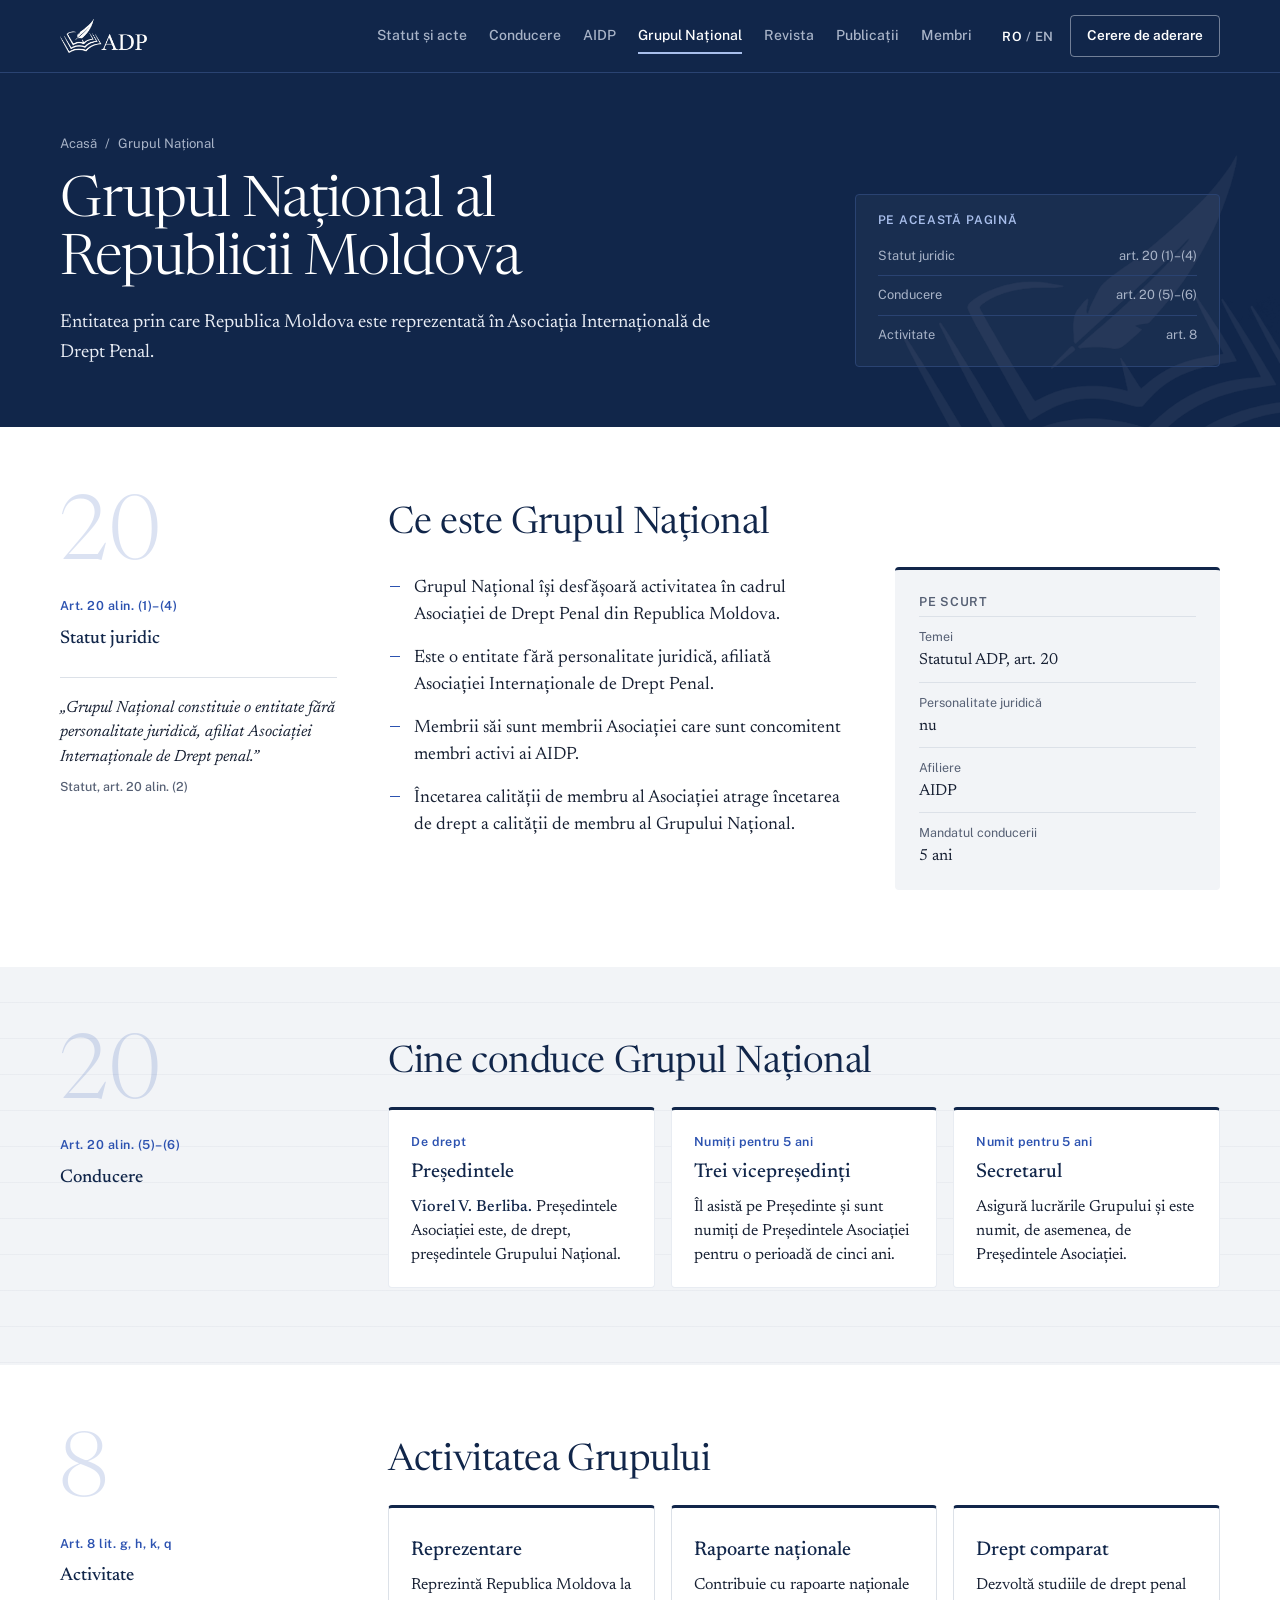
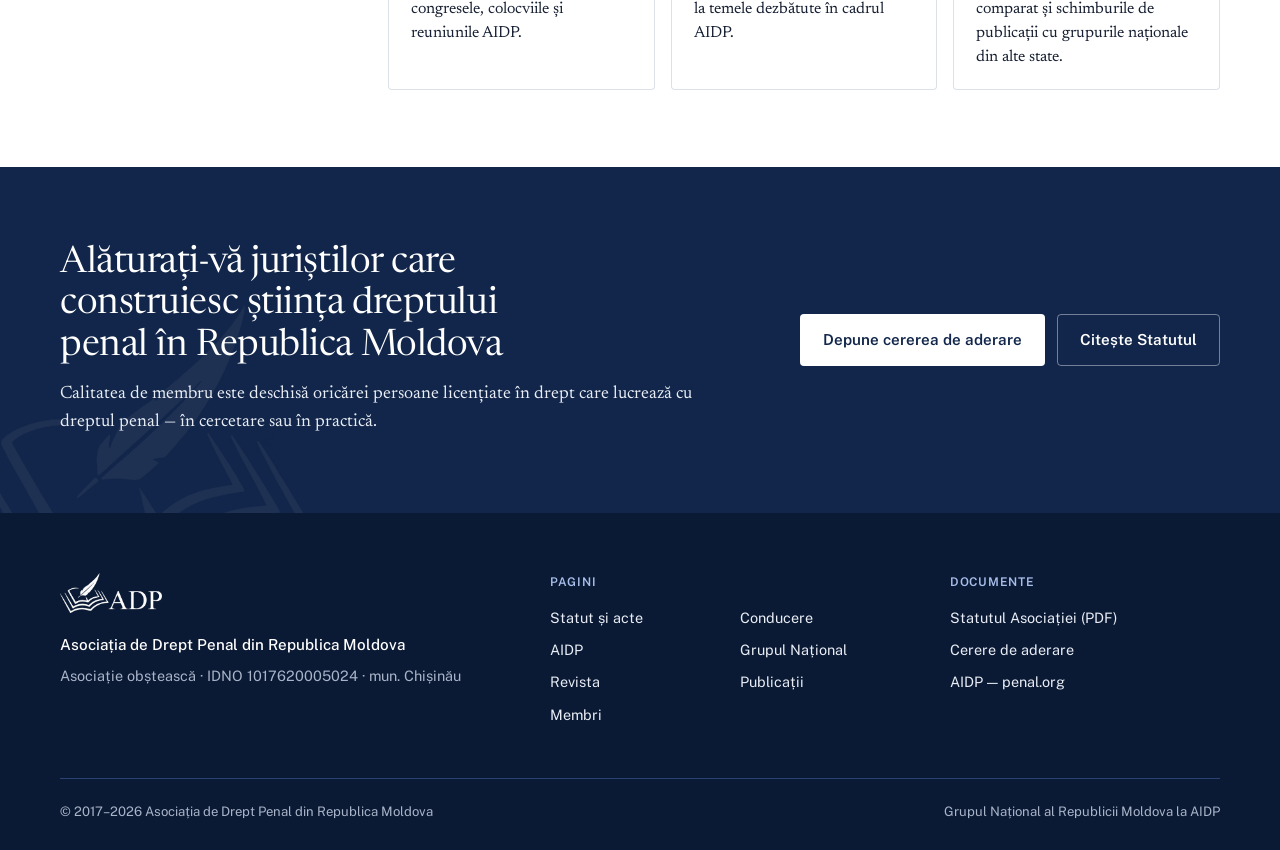
<file: grup-national.html>
<!DOCTYPE html>
<html lang="ro" class="no-js">
<head>
<meta charset="UTF-8" />
<meta name="viewport" content="width=device-width, initial-scale=1" />
<title data-i18n="meta.gn">Grupul Național — Asociația de Drept Penal</title>
<meta name="description" content="Grupul Național al Republicii Moldova afiliat Asociației Internaționale de Drept Penal (AIDP)." />
<meta name="theme-color" content="#11264a" />
<meta property="og:title" content="Grupul Național — Asociația de Drept Penal" />
<meta property="og:description" content="Grupul Național al Republicii Moldova afiliat Asociației Internaționale de Drept Penal (AIDP)." />
<meta property="og:type" content="website" />
<meta property="og:image" content="https://adprm.md/assets/img/og.png" />
<link rel="icon" type="image/png" href="assets/img/favicon.png" />
<link rel="preconnect" href="https://fonts.googleapis.com" />
<link rel="preconnect" href="https://fonts.gstatic.com" crossorigin />
<link href="https://fonts.googleapis.com/css2?family=Newsreader:ital,opsz,wght@0,6..72,300..600;1,6..72,300..500&amp;family=Public+Sans:wght@400;500;600&amp;display=swap" rel="stylesheet" />
<link rel="stylesheet" href="assets/css/styles.css" />
<script>document.documentElement.className="js";</script>
</head>
<body>
<a class="skip" href="#continut" data-i18n="ui.skip">Salt la conținut</a>
<header class="site-header" id="header">
  <div class="wrap site-header__bar">
    <a class="brand" href="index.html" aria-label="Asociația de Drept Penal — pagina principală"><img src="assets/img/adp-logo-alb.png" alt="ADP" width="87" height="34" /></a>
    <nav class="menu" id="menu" aria-label="Navigare principală">
      <a href="acte.html" data-i18n="nav.acte">Statut și acte</a>
      <a href="conducere.html" data-i18n="nav.conducere">Conducere</a>
      <a href="aidp.html" data-i18n="nav.aidp">AIDP</a>
      <a href="grup-national.html" aria-current="page" data-i18n="nav.gn">Grupul Național</a>
      <a href="revista.html" data-i18n="nav.revista">Revista</a>
      <a href="publicatii.html" data-i18n="nav.publicatii">Publicații</a>
      <a href="membri.html" data-i18n="nav.membri">Membri</a>
      <a class="menu__cta" href="membri.html#aderare" data-i18n="nav.cta">Cerere de aderare</a>
    </nav>
    <div class="tools">
      <button class="lang" id="lang" type="button" aria-label="Schimbă limba / Switch language"><span data-l="ro">RO</span> / <span data-l="en">EN</span></button>
      <a class="btn btn-ghost" href="membri.html#aderare" data-i18n="nav.cta">Cerere de aderare</a>
      <button class="burger" id="burger" type="button" aria-label="Meniu" aria-expanded="false" aria-controls="menu"><span></span><span></span><span></span></button>
    </div>
  </div>
</header>
<main id="continut">
<section class="page-head">
  <img class="hero__mark" src="assets/img/adp-semn-alb.png" alt="" aria-hidden="true" width="574" height="481" />
  <div class="wrap page-head__grid">
    <div>
      <nav class="crumbs" aria-label="Breadcrumb"><a href="index.html" data-i18n="crumb.home">Acasă</a><span aria-hidden="true">/</span><span data-i18n="nav.gn">Grupul Național</span></nav>
      <h1 class="display" data-i18n="gn.h1">Grupul Național al Republicii Moldova</h1>
      <p class="page-head__lead" data-i18n="gn.lead">Entitatea prin care Republica Moldova este reprezentată în Asociația Internațională de Drept Penal.</p>
      
    </div>
    <nav class="onpage" aria-label="Pe această pagină">
      <p data-i18n="ui.onpage">Pe această pagină</p>
        <a href="#statut-gn"><span data-i18n="op.g.1">Statut juridic</span><span>art. 20 (1)–(4)</span></a>
        <a href="#conducere-gn"><span data-i18n="op.g.2">Conducere</span><span>art. 20 (5)–(6)</span></a>
        <a href="#activitate-gn"><span data-i18n="op.g.3">Activitate</span><span>art. 8</span></a>
    </nav>
  </div>
</section>

<section class="sec" id="statut-gn">
  <div class="wrap folio">
    <div class="folio__margin"><div class="folio__margin-inner">
      <span class="folio__num" aria-hidden="true">20</span>
      <span class="cite" data-i18n="gn.s.c">Art. 20 alin. (1)–(4)</span>
      <span class="cite-name" data-i18n="gn.s.n">Statut juridic</span>
      <p class="gloss"><q data-i18n="gl.art20">Grupul Național constituie o entitate fără personalitate juridică, afiliat Asociației Internaționale de Drept penal.</q><span data-i18n="gl.art20.src">Statut, art. 20 alin. (2)</span></p>
    </div></div>
    <div class="folio__main">
      <h2 class="h2" data-i18n="gn.s.t">Ce este Grupul Național</h2>
      <div class="split">
      <ul class="list">
        <li data-i18n="gn.s.1">Grupul Național își desfășoară activitatea în cadrul Asociației de Drept Penal din Republica Moldova.</li>
        <li data-i18n="gn.s.2">Este o entitate fără personalitate juridică, afiliată Asociației Internaționale de Drept Penal.</li>
        <li data-i18n="gn.s.3">Membrii săi sunt membrii Asociației care sunt concomitent membri activi ai AIDP.</li>
        <li data-i18n="gn.s.4">Încetarea calității de membru al Asociației atrage încetarea de drept a calității de membru al Grupului Național.</li>
      </ul>
      <dl class="facts"><span class="label" data-i18n="gn.f">Pe scurt</span>
        <div><dt data-i18n="gn.f1.k">Temei</dt><dd data-i18n="gn.f1.v">Statutul ADP, art. 20</dd></div>
        <div><dt data-i18n="gn.f2.k">Personalitate juridică</dt><dd data-i18n="gn.f2.v">nu</dd></div>
        <div><dt data-i18n="gn.f3.k">Afiliere</dt><dd data-i18n="gn.f3.v">AIDP</dd></div>
        <div><dt data-i18n="gn.f4.k">Mandatul conducerii</dt><dd data-i18n="gn.f4.v">5 ani</dd></div>
      </dl>
      </div>
    </div>
  </div>
</section>

<section class="sec sec-tint" id="conducere-gn">
  <div class="wrap folio">
    <div class="folio__margin"><div class="folio__margin-inner">
      <span class="folio__num" aria-hidden="true">20</span>
      <span class="cite" data-i18n="gn.l.c">Art. 20 alin. (5)–(6)</span>
      <span class="cite-name" data-i18n="gn.l.n">Conducere</span>
      
    </div></div>
    <div class="folio__main">
      <h2 class="h2" data-i18n="gn.l.t">Cine conduce Grupul Național</h2>
      <div class="cards">
        <article class="card"><span class="card__tag" data-i18n="gnc.1.tag">De drept</span><h3 class="h3" data-i18n="gnc.1.t">Președintele</h3><p data-i18n="gnc.1.d"><b>Viorel V. Berliba.</b> Președintele Asociației este, de drept, președintele Grupului Național.</p></article>
        <article class="card"><span class="card__tag" data-i18n="gnc.2.tag">Numiți pentru 5 ani</span><h3 class="h3" data-i18n="gnc.2.t">Trei vicepreședinți</h3><p data-i18n="gnc.2.d">Îl asistă pe Președinte și sunt numiți de Președintele Asociației pentru o perioadă de cinci ani.</p></article>
        <article class="card"><span class="card__tag" data-i18n="gnc.3.tag">Numit pentru 5 ani</span><h3 class="h3" data-i18n="gnc.3.t">Secretarul</h3><p data-i18n="gnc.3.d">Asigură lucrările Grupului și este numit, de asemenea, de Președintele Asociației.</p></article>
      </div>
    </div>
  </div>
</section>

<section class="sec" id="activitate-gn">
  <div class="wrap folio">
    <div class="folio__margin"><div class="folio__margin-inner">
      <span class="folio__num" aria-hidden="true">8</span>
      <span class="cite" data-i18n="gn.a.c">Art. 8 lit. g, h, k, q</span>
      <span class="cite-name" data-i18n="gn.a.n">Activitate</span>
      
    </div></div>
    <div class="folio__main">
      <h2 class="h2" data-i18n="gn.a.t">Activitatea Grupului</h2>
      <div class="cards">
        <article class="card"><h3 class="h3" data-i18n="gna.1.t">Reprezentare</h3><p data-i18n="gna.1.d">Reprezintă Republica Moldova la congresele, colocviile și reuniunile AIDP.</p></article>
        <article class="card"><h3 class="h3" data-i18n="gna.2.t">Rapoarte naționale</h3><p data-i18n="gna.2.d">Contribuie cu rapoarte naționale la temele dezbătute în cadrul AIDP.</p></article>
        <article class="card"><h3 class="h3" data-i18n="gna.3.t">Drept comparat</h3><p data-i18n="gna.3.d">Dezvoltă studiile de drept penal comparat și schimburile de publicații cu grupurile naționale din alte state.</p></article>
      </div>
    </div>
  </div>
</section>

<section class="band">
  <img class="hero__mark" src="assets/img/adp-semn-alb.png" alt="" aria-hidden="true" width="574" height="481" />
  <div class="wrap band__grid">
    <div>
      <h2 class="h2" data-i18n="band.t">Alăturați-vă juriștilor care construiesc știința dreptului penal în Republica Moldova</h2>
      <p data-i18n="band.p">Calitatea de membru este deschisă oricărei persoane licențiate în drept care lucrează cu dreptul penal — în cercetare sau în practică.</p>
    </div>
    <div class="btns">
      <a class="btn btn-light" href="membri.html#aderare" data-i18n="band.btn">Depune cererea de aderare</a>
      <a class="btn btn-ghost" href="assets/docs/statutul-adp-2025.pdf" data-i18n="band.btn2">Citește Statutul</a>
    </div>
  </div>
</section>
</main>

<footer class="site-footer">
  <div class="wrap">
    <div class="site-footer__grid">
      <div>
        <img src="assets/img/adp-logo-alb.png" alt="ADP" width="102" height="40" loading="lazy" />
        <b data-i18n="foot.name">Asociația de Drept Penal din Republica Moldova</b>
        <p data-i18n="foot.legal">Asociație obștească · IDNO 1017620005024 · mun. Chișinău</p>
      </div>
      <nav class="site-footer__nav" aria-label="Subsol">
        <h2 data-i18n="foot.nav">Pagini</h2>
        <ul>
          <li><a href="acte.html" data-i18n="nav.acte">Statut și acte</a></li>
          <li><a href="conducere.html" data-i18n="nav.conducere">Conducere</a></li>
          <li><a href="aidp.html" data-i18n="nav.aidp">AIDP</a></li>
          <li><a href="grup-national.html" data-i18n="nav.gn">Grupul Național</a></li>
          <li><a href="revista.html" data-i18n="nav.revista">Revista</a></li>
          <li><a href="publicatii.html" data-i18n="nav.publicatii">Publicații</a></li>
          <li><a href="membri.html" data-i18n="nav.membri">Membri</a></li>
        </ul>
      </nav>
      <div>
        <h2 data-i18n="foot.docs">Documente</h2>
        <ul>
          <li><a href="assets/docs/statutul-adp-2025.pdf" data-i18n="foot.statut">Statutul Asociației (PDF)</a></li>
          <li><a href="membri.html#aderare" data-i18n="foot.join">Cerere de aderare</a></li>
          <li><a href="https://www.penal.org" rel="noopener" target="_blank">AIDP — penal.org</a></li>
        </ul>
      </div>
    </div>
    <div class="site-footer__bar">
      <span>© 2017–<span id="year">2026</span> <span data-i18n="foot.rights">Asociația de Drept Penal din Republica Moldova</span></span>
      <span data-i18n="foot.aidp">Grupul Național al Republicii Moldova la AIDP</span>
    </div>
  </div>
</footer>

<script src="assets/js/main.js"></script>
</body>
</html>
</file>
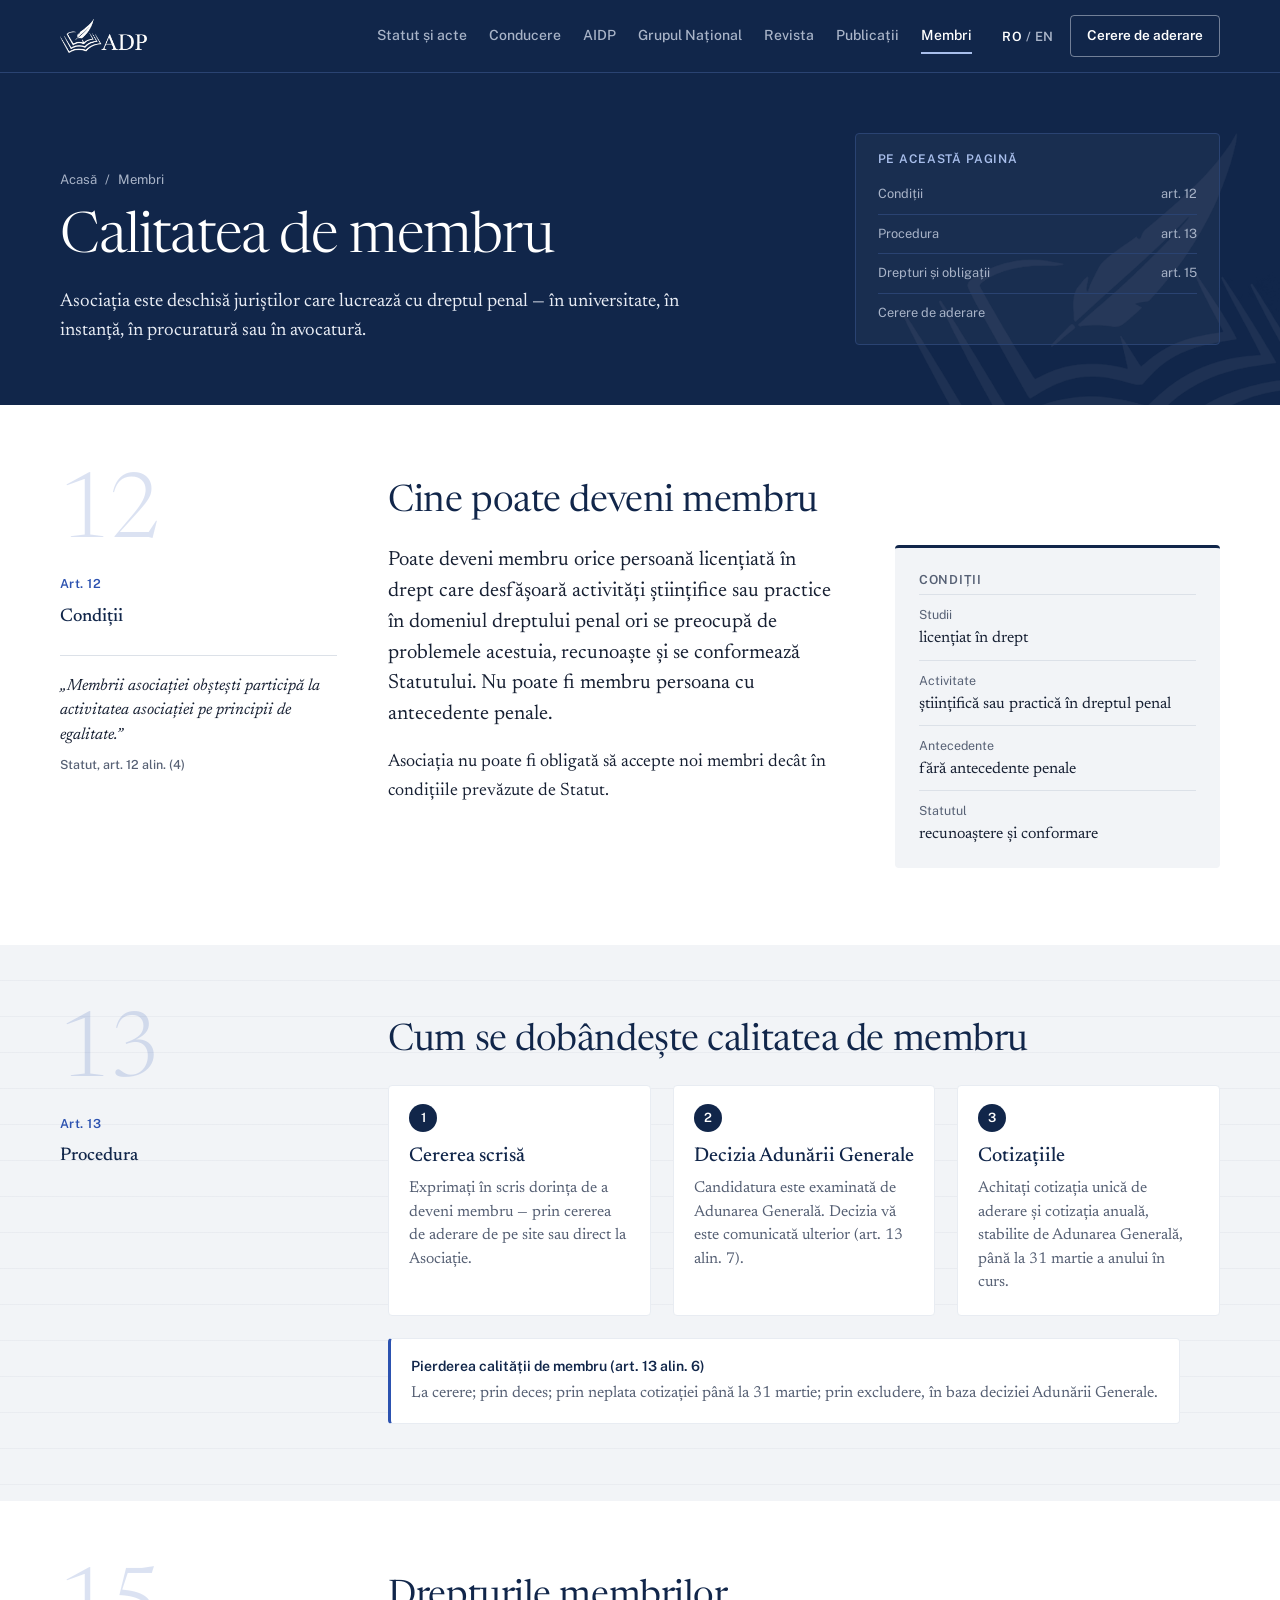
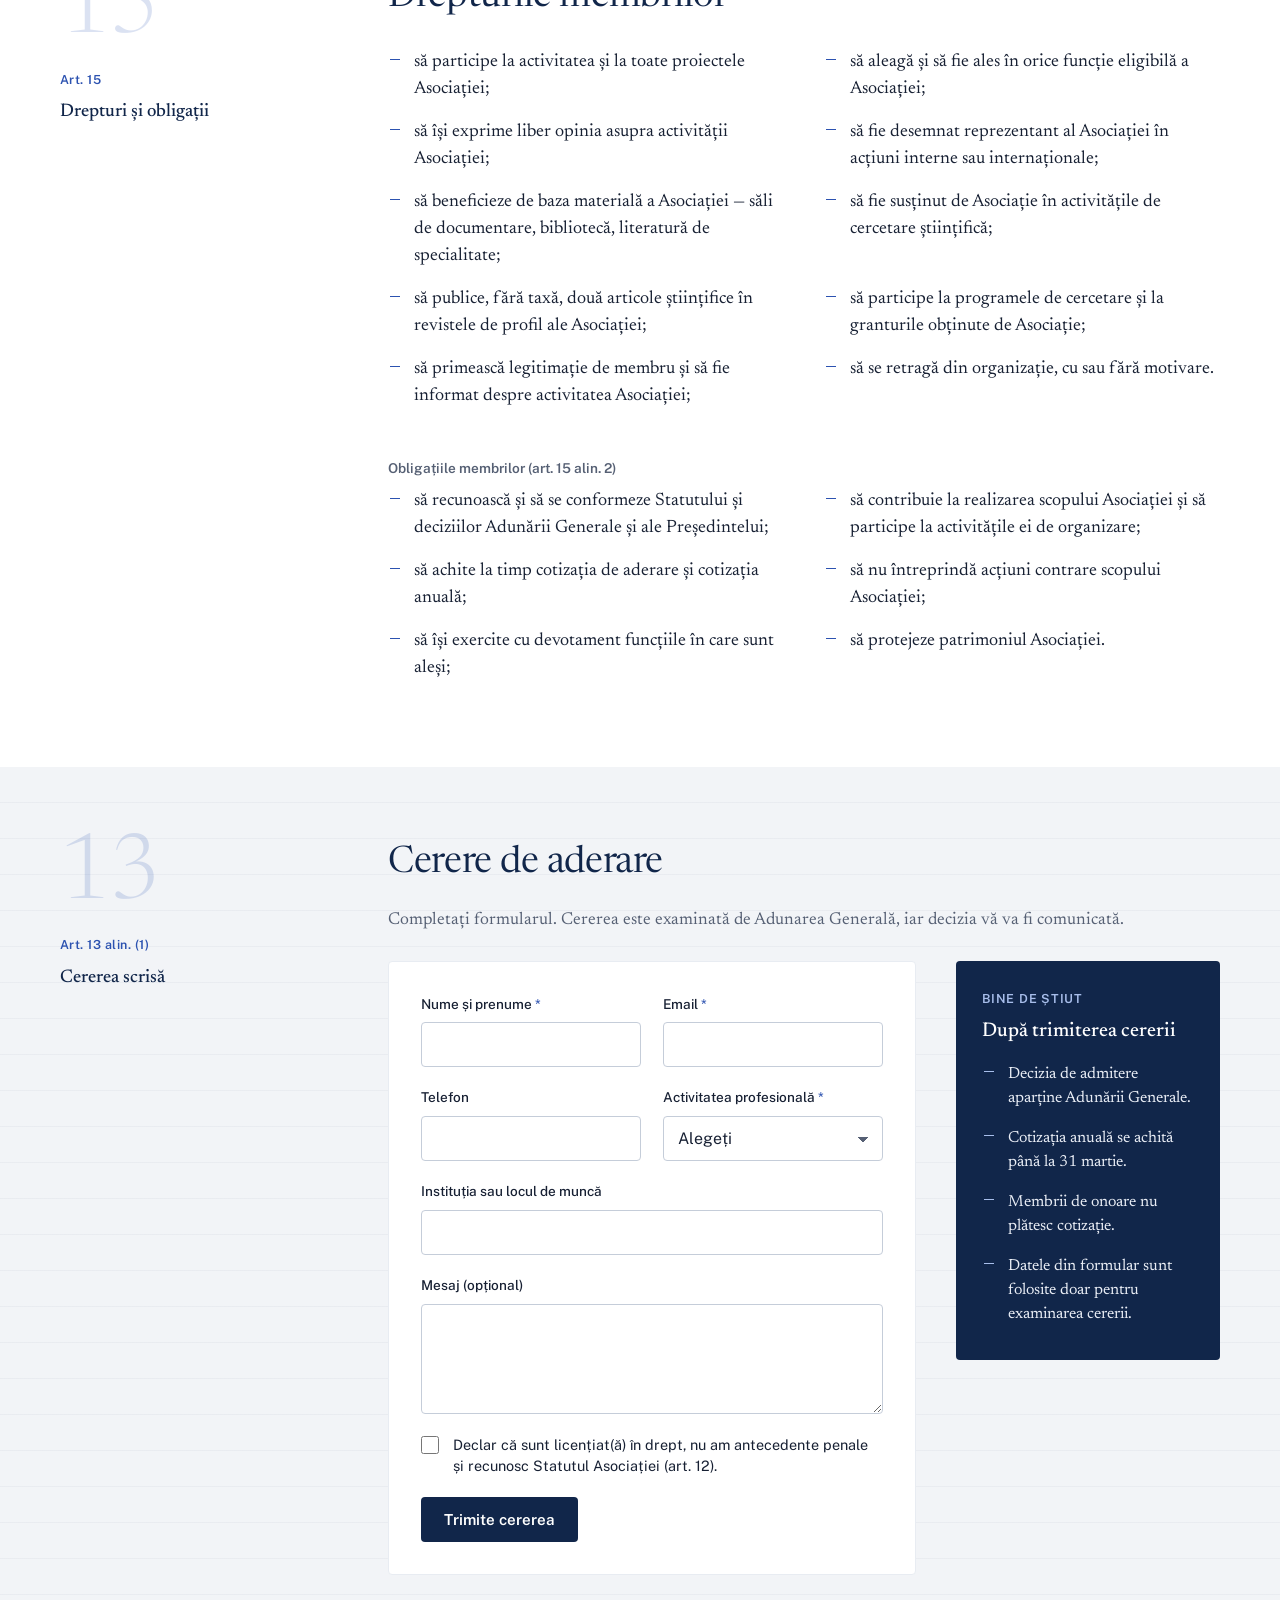
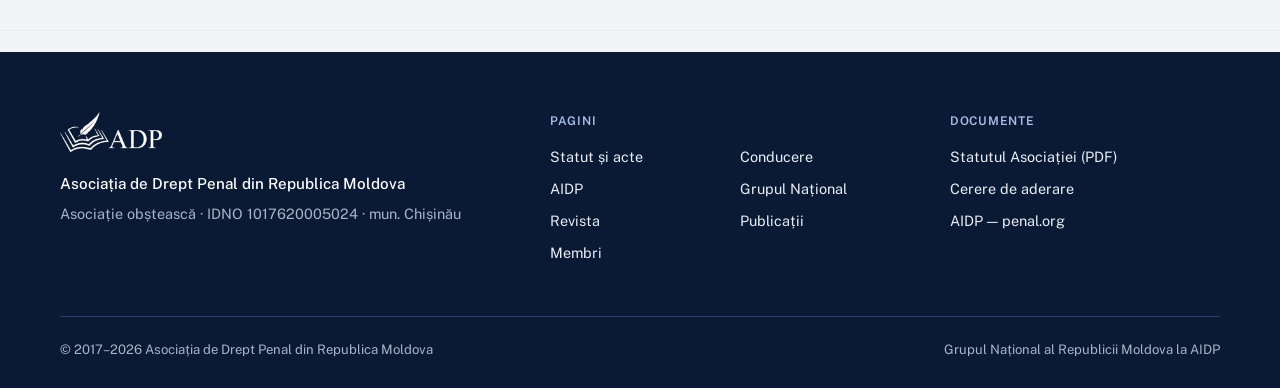
<file: membri.html>
<!DOCTYPE html>
<html lang="ro" class="no-js">
<head>
<meta charset="UTF-8" />
<meta name="viewport" content="width=device-width, initial-scale=1" />
<title data-i18n="meta.membri">Membri — Asociația de Drept Penal</title>
<meta name="description" content="Cine poate deveni membru al Asociației de Drept Penal din Republica Moldova, drepturile și obligațiile membrilor și cererea de aderare." />
<meta name="theme-color" content="#11264a" />
<meta property="og:title" content="Membri — Asociația de Drept Penal" />
<meta property="og:description" content="Cine poate deveni membru al Asociației de Drept Penal din Republica Moldova, drepturile și obligațiile membrilor și cererea de aderare." />
<meta property="og:type" content="website" />
<meta property="og:image" content="https://adprm.md/assets/img/og.png" />
<link rel="icon" type="image/png" href="assets/img/favicon.png" />
<link rel="preconnect" href="https://fonts.googleapis.com" />
<link rel="preconnect" href="https://fonts.gstatic.com" crossorigin />
<link href="https://fonts.googleapis.com/css2?family=Newsreader:ital,opsz,wght@0,6..72,300..600;1,6..72,300..500&amp;family=Public+Sans:wght@400;500;600&amp;display=swap" rel="stylesheet" />
<link rel="stylesheet" href="assets/css/styles.css" />
<script>document.documentElement.className="js";</script>
</head>
<body>
<a class="skip" href="#continut" data-i18n="ui.skip">Salt la conținut</a>
<header class="site-header" id="header">
  <div class="wrap site-header__bar">
    <a class="brand" href="index.html" aria-label="Asociația de Drept Penal — pagina principală"><img src="assets/img/adp-logo-alb.png" alt="ADP" width="87" height="34" /></a>
    <nav class="menu" id="menu" aria-label="Navigare principală">
      <a href="acte.html" data-i18n="nav.acte">Statut și acte</a>
      <a href="conducere.html" data-i18n="nav.conducere">Conducere</a>
      <a href="aidp.html" data-i18n="nav.aidp">AIDP</a>
      <a href="grup-national.html" data-i18n="nav.gn">Grupul Național</a>
      <a href="revista.html" data-i18n="nav.revista">Revista</a>
      <a href="publicatii.html" data-i18n="nav.publicatii">Publicații</a>
      <a href="membri.html" aria-current="page" data-i18n="nav.membri">Membri</a>
      <a class="menu__cta" href="membri.html#aderare" data-i18n="nav.cta">Cerere de aderare</a>
    </nav>
    <div class="tools">
      <button class="lang" id="lang" type="button" aria-label="Schimbă limba / Switch language"><span data-l="ro">RO</span> / <span data-l="en">EN</span></button>
      <a class="btn btn-ghost" href="membri.html#aderare" data-i18n="nav.cta">Cerere de aderare</a>
      <button class="burger" id="burger" type="button" aria-label="Meniu" aria-expanded="false" aria-controls="menu"><span></span><span></span><span></span></button>
    </div>
  </div>
</header>
<main id="continut">
<section class="page-head">
  <img class="hero__mark" src="assets/img/adp-semn-alb.png" alt="" aria-hidden="true" width="574" height="481" />
  <div class="wrap page-head__grid">
    <div>
      <nav class="crumbs" aria-label="Breadcrumb"><a href="index.html" data-i18n="crumb.home">Acasă</a><span aria-hidden="true">/</span><span data-i18n="nav.membri">Membri</span></nav>
      <h1 class="display" data-i18n="mem.h1">Calitatea de membru</h1>
      <p class="page-head__lead" data-i18n="mem.lead">Asociația este deschisă juriștilor care lucrează cu dreptul penal — în universitate, în instanță, în procuratură sau în avocatură.</p>
      
    </div>
    <nav class="onpage" aria-label="Pe această pagină">
      <p data-i18n="ui.onpage">Pe această pagină</p>
        <a href="#conditii"><span data-i18n="op.m.1">Condiții</span><span>art. 12</span></a>
        <a href="#procedura"><span data-i18n="op.m.2">Procedura</span><span>art. 13</span></a>
        <a href="#drepturi"><span data-i18n="op.m.3">Drepturi și obligații</span><span>art. 15</span></a>
        <a href="#aderare"><span data-i18n="op.m.4">Cerere de aderare</span></a>
    </nav>
  </div>
</section>

<section class="sec" id="conditii">
  <div class="wrap folio">
    <div class="folio__margin"><div class="folio__margin-inner">
      <span class="folio__num" aria-hidden="true">12</span>
      <span class="cite" data-i18n="mem.e.c">Art. 12</span>
      <span class="cite-name" data-i18n="mem.e.n">Condiții</span>
      <p class="gloss"><q data-i18n="gl.art12">Membrii asociației obștești participă la activitatea asociației pe principii de egalitate.</q><span data-i18n="gl.art12.src">Statut, art. 12 alin. (4)</span></p>
    </div></div>
    <div class="folio__main">
      <h2 class="h2" data-i18n="home.mem.t">Cine poate deveni membru</h2>
      <div class="split">
        <div class="prose"><p class="lead" data-i18n="mem.elig">Poate deveni membru orice persoană licențiată în drept care desfășoară activități științifice sau practice în domeniul dreptului penal ori se preocupă de problemele acestuia, recunoaște și se conformează Statutului. Nu poate fi membru persoana cu antecedente penale.</p><p data-i18n="mem.e.p2">Asociația nu poate fi obligată să accepte noi membri decât în condițiile prevăzute de Statut.</p></div>
      <dl class="facts"><span class="label" data-i18n="mem.ef">Condiții</span>
        <div><dt data-i18n="mem.ef1.k">Studii</dt><dd data-i18n="mem.ef1.v">licențiat în drept</dd></div>
        <div><dt data-i18n="mem.ef2.k">Activitate</dt><dd data-i18n="mem.ef2.v">științifică sau practică în dreptul penal</dd></div>
        <div><dt data-i18n="mem.ef3.k">Antecedente</dt><dd data-i18n="mem.ef3.v">fără antecedente penale</dd></div>
        <div><dt data-i18n="mem.ef4.k">Statutul</dt><dd data-i18n="mem.ef4.v">recunoaștere și conformare</dd></div>
      </dl>
      </div>
    </div>
  </div>
</section>

<section class="sec sec-tint" id="procedura">
  <div class="wrap folio">
    <div class="folio__margin"><div class="folio__margin-inner">
      <span class="folio__num" aria-hidden="true">13</span>
      <span class="cite" data-i18n="mem.s.c">Art. 13</span>
      <span class="cite-name" data-i18n="mem.s.n">Procedura</span>
      
    </div></div>
    <div class="folio__main">
      <h2 class="h2" data-i18n="mem.s.t">Cum se dobândește calitatea de membru</h2>
      <ol class="steps">
        <li><h3 class="h3" data-i18n="step.1.t">Cererea scrisă</h3><p data-i18n="step.1.d">Exprimați în scris dorința de a deveni membru — prin cererea de aderare de pe site sau direct la Asociație.</p></li>
        <li><h3 class="h3" data-i18n="step.2.t">Decizia Adunării Generale</h3><p data-i18n="step.2.d">Candidatura este examinată de Adunarea Generală. Decizia vă este comunicată ulterior (art. 13 alin. 7).</p></li>
        <li><h3 class="h3" data-i18n="step.3.t">Cotizațiile</h3><p data-i18n="step.3.d">Achitați cotizația unică de aderare și cotizația anuală, stabilite de Adunarea Generală, până la 31 martie a anului în curs.</p></li>
      </ol>
      <div class="notice"><b data-i18n="mem.l.nb">Pierderea calității de membru (art. 13 alin. 6)</b><p data-i18n="mem.l.np">La cerere; prin deces; prin neplata cotizației până la 31 martie; prin excludere, în baza deciziei Adunării Generale.</p></div>
    </div>
  </div>
</section>

<section class="sec" id="drepturi">
  <div class="wrap folio">
    <div class="folio__margin"><div class="folio__margin-inner">
      <span class="folio__num" aria-hidden="true">15</span>
      <span class="cite" data-i18n="mem.r.c">Art. 15</span>
      <span class="cite-name" data-i18n="mem.r.n">Drepturi și obligații</span>
      
    </div></div>
    <div class="folio__main">
      <h2 class="h2" data-i18n="mem.r.t">Drepturile membrilor</h2>
      <ul class="list list-2">
        <li data-i18n="mem.r.1">să participe la activitatea și la toate proiectele Asociației;</li>
        <li data-i18n="mem.r.2">să aleagă și să fie ales în orice funcție eligibilă a Asociației;</li>
        <li data-i18n="mem.r.3">să își exprime liber opinia asupra activității Asociației;</li>
        <li data-i18n="mem.r.4">să fie desemnat reprezentant al Asociației în acțiuni interne sau internaționale;</li>
        <li data-i18n="mem.r.5">să beneficieze de baza materială a Asociației — săli de documentare, bibliotecă, literatură de specialitate;</li>
        <li data-i18n="mem.r.6">să fie susținut de Asociație în activitățile de cercetare științifică;</li>
        <li data-i18n="mem.r.7">să publice, fără taxă, două articole științifice în revistele de profil ale Asociației;</li>
        <li data-i18n="mem.r.8">să participe la programele de cercetare și la granturile obținute de Asociație;</li>
        <li data-i18n="mem.r.9">să primească legitimație de membru și să fie informat despre activitatea Asociației;</li>
        <li data-i18n="mem.r.10">să se retragă din organizație, cu sau fără motivare.</li>
      </ul>
      <p class="domains-label" data-i18n="mem.d.l">Obligațiile membrilor (art. 15 alin. 2)</p>
      <ul class="list list-2">
        <li data-i18n="mem.d.1">să recunoască și să se conformeze Statutului și deciziilor Adunării Generale și ale Președintelui;</li>
        <li data-i18n="mem.d.2">să contribuie la realizarea scopului Asociației și să participe la activitățile ei de organizare;</li>
        <li data-i18n="mem.d.3">să achite la timp cotizația de aderare și cotizația anuală;</li>
        <li data-i18n="mem.d.4">să nu întreprindă acțiuni contrare scopului Asociației;</li>
        <li data-i18n="mem.d.5">să își exercite cu devotament funcțiile în care sunt aleși;</li>
        <li data-i18n="mem.d.6">să protejeze patrimoniul Asociației.</li>
      </ul>
    </div>
  </div>
</section>

<section class="sec sec-tint" id="aderare">
  <div class="wrap folio">
    <div class="folio__margin"><div class="folio__margin-inner">
      <span class="folio__num" aria-hidden="true">13</span>
      <span class="cite" data-i18n="mem.f.c">Art. 13 alin. (1)</span>
      <span class="cite-name" data-i18n="mem.f.n">Cererea scrisă</span>
      
    </div></div>
    <div class="folio__main">
      <h2 class="h2" data-i18n="mem.f.t">Cerere de aderare</h2>
      <p class="intro" data-i18n="mem.f.p">Completați formularul. Cererea este examinată de Adunarea Generală, iar decizia vă va fi comunicată.</p>
      <div class="form-wrap">
        <form class="form" id="joinForm" novalidate>
          <div class="field"><label for="f-name"><span data-i18n="form.name">Nume și prenume</span> <i>*</i></label><input id="f-name" name="name" type="text" required autocomplete="name" /></div>
          <div class="field"><label for="f-email"><span data-i18n="form.email">Email</span> <i>*</i></label><input id="f-email" name="email" type="email" required autocomplete="email" /></div>
          <div class="field"><label for="f-phone" data-i18n="form.phone">Telefon</label><input id="f-phone" name="phone" type="tel" autocomplete="tel" /></div>
          <div class="field"><label for="f-role"><span data-i18n="form.role">Activitatea profesională</span> <i>*</i></label>
            <select id="f-role" name="role" required>
              <option value="" data-i18n="form.role.0">Alegeți</option>
              <option data-i18n="form.role.1">Cadru didactic universitar</option>
              <option data-i18n="form.role.2">Cercetător științific</option>
              <option data-i18n="form.role.3">Judecător</option>
              <option data-i18n="form.role.4">Procuror</option>
              <option data-i18n="form.role.5">Avocat</option>
              <option data-i18n="form.role.6">Ofițer de urmărire penală</option>
              <option data-i18n="form.role.7">Masterand sau doctorand (licențiat în drept)</option>
              <option data-i18n="form.role.8">Altă activitate juridică</option>
            </select>
          </div>
          <div class="field field-full"><label for="f-org" data-i18n="form.org">Instituția sau locul de muncă</label><input id="f-org" name="organisation" type="text" autocomplete="organization" /></div>
          <div class="field field-full"><label for="f-msg" data-i18n="form.msg">Mesaj (opțional)</label><textarea id="f-msg" name="message" rows="4"></textarea></div>
          <label class="check"><input type="checkbox" name="declaration" id="f-decl" required /><span data-i18n="form.decl">Declar că sunt licențiat(ă) în drept, nu am antecedente penale și recunosc Statutul Asociației (art. 12).</span></label>
          <div class="form__foot">
            <button class="btn btn-primary" type="submit" data-i18n="form.submit">Trimite cererea</button>
            <p class="form__note" id="formNote" role="status" aria-live="polite"></p>
          </div>
        </form>
        <aside class="box">
          <span class="label" data-i18n="know.label">Bine de știut</span>
          <h3 class="h3" data-i18n="know.t">După trimiterea cererii</h3>
          <ul class="list">
            <li data-i18n="know.1">Decizia de admitere aparține Adunării Generale.</li>
            <li data-i18n="know.2">Cotizația anuală se achită până la 31 martie.</li>
            <li data-i18n="know.3">Membrii de onoare nu plătesc cotizație.</li>
            <li data-i18n="know.4">Datele din formular sunt folosite doar pentru examinarea cererii.</li>
          </ul>
        </aside>
      </div>
    </div>
  </div>
</section>
</main>

<footer class="site-footer">
  <div class="wrap">
    <div class="site-footer__grid">
      <div>
        <img src="assets/img/adp-logo-alb.png" alt="ADP" width="102" height="40" loading="lazy" />
        <b data-i18n="foot.name">Asociația de Drept Penal din Republica Moldova</b>
        <p data-i18n="foot.legal">Asociație obștească · IDNO 1017620005024 · mun. Chișinău</p>
      </div>
      <nav class="site-footer__nav" aria-label="Subsol">
        <h2 data-i18n="foot.nav">Pagini</h2>
        <ul>
          <li><a href="acte.html" data-i18n="nav.acte">Statut și acte</a></li>
          <li><a href="conducere.html" data-i18n="nav.conducere">Conducere</a></li>
          <li><a href="aidp.html" data-i18n="nav.aidp">AIDP</a></li>
          <li><a href="grup-national.html" data-i18n="nav.gn">Grupul Național</a></li>
          <li><a href="revista.html" data-i18n="nav.revista">Revista</a></li>
          <li><a href="publicatii.html" data-i18n="nav.publicatii">Publicații</a></li>
          <li><a href="membri.html" data-i18n="nav.membri">Membri</a></li>
        </ul>
      </nav>
      <div>
        <h2 data-i18n="foot.docs">Documente</h2>
        <ul>
          <li><a href="assets/docs/statutul-adp-2025.pdf" data-i18n="foot.statut">Statutul Asociației (PDF)</a></li>
          <li><a href="membri.html#aderare" data-i18n="foot.join">Cerere de aderare</a></li>
          <li><a href="https://www.penal.org" rel="noopener" target="_blank">AIDP — penal.org</a></li>
        </ul>
      </div>
    </div>
    <div class="site-footer__bar">
      <span>© 2017–<span id="year">2026</span> <span data-i18n="foot.rights">Asociația de Drept Penal din Republica Moldova</span></span>
      <span data-i18n="foot.aidp">Grupul Național al Republicii Moldova la AIDP</span>
    </div>
  </div>
</footer>

<script src="assets/js/main.js"></script>
</body>
</html>
</file>
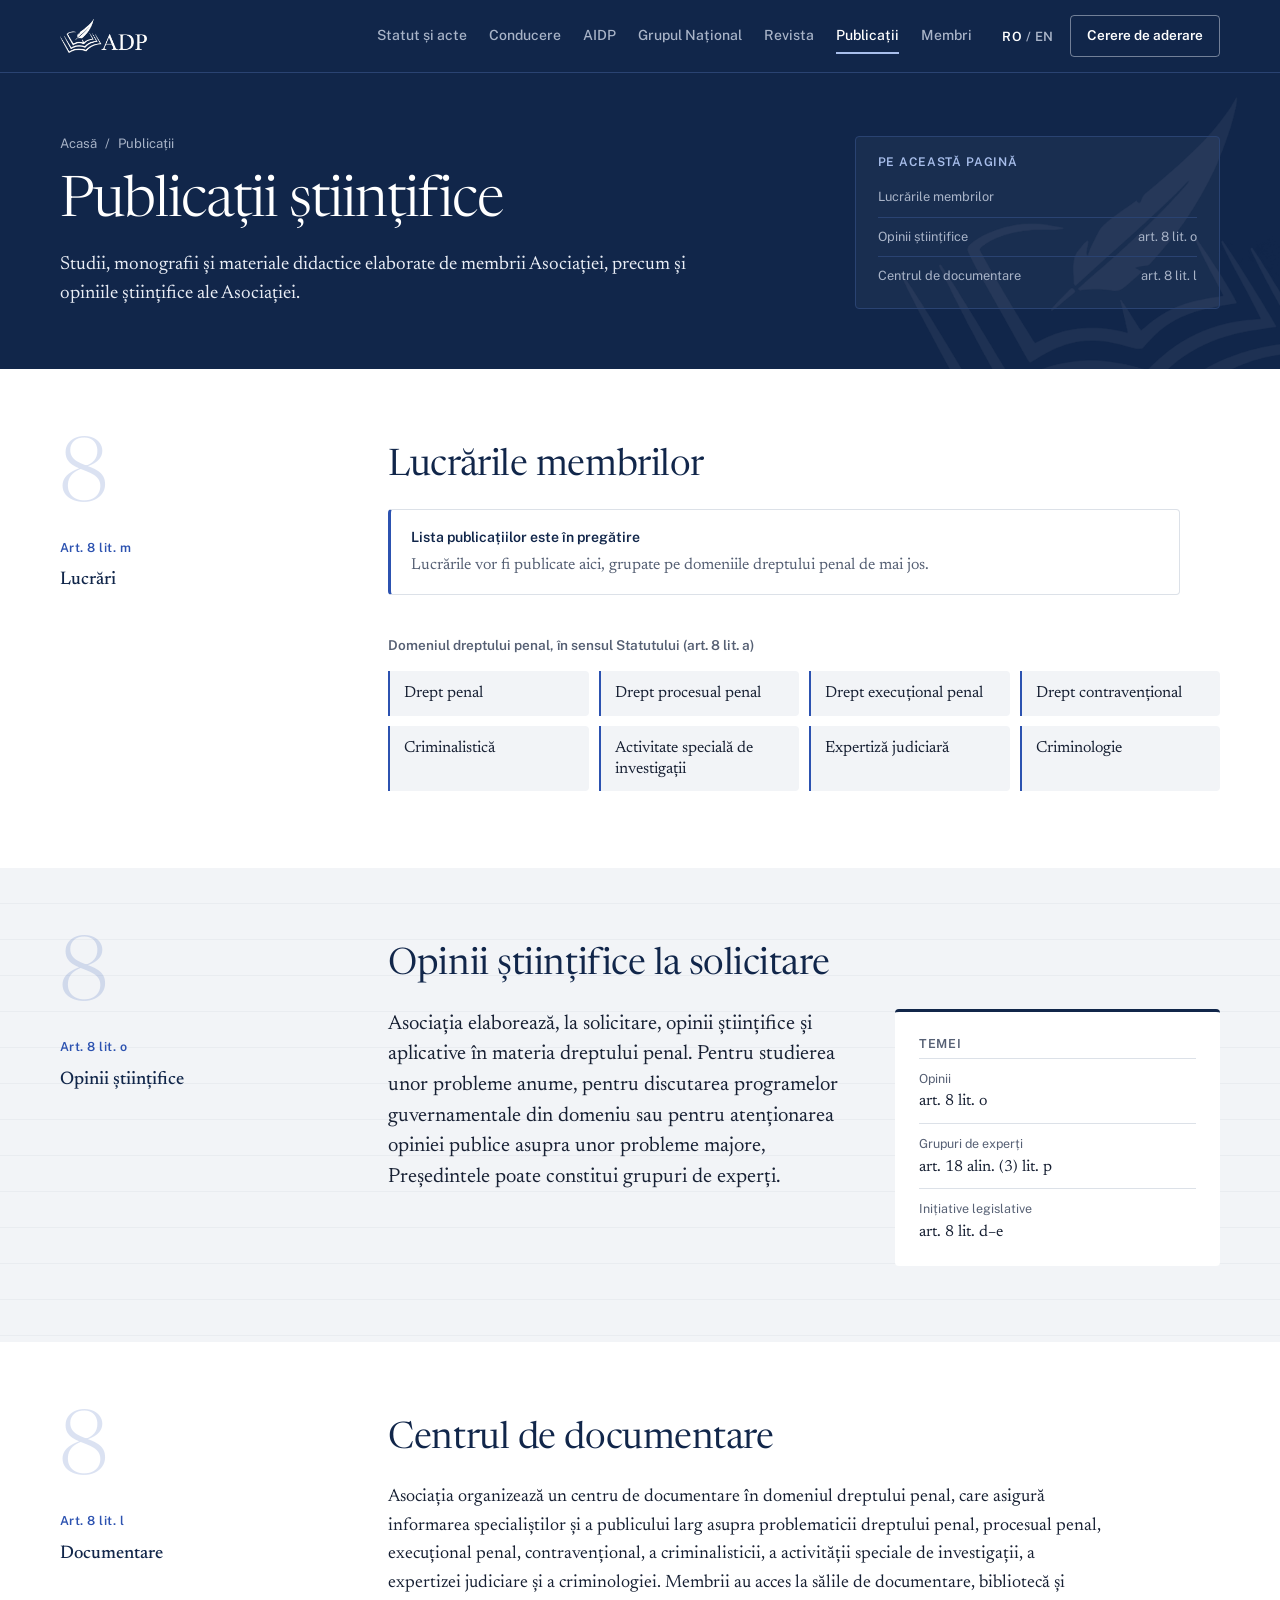
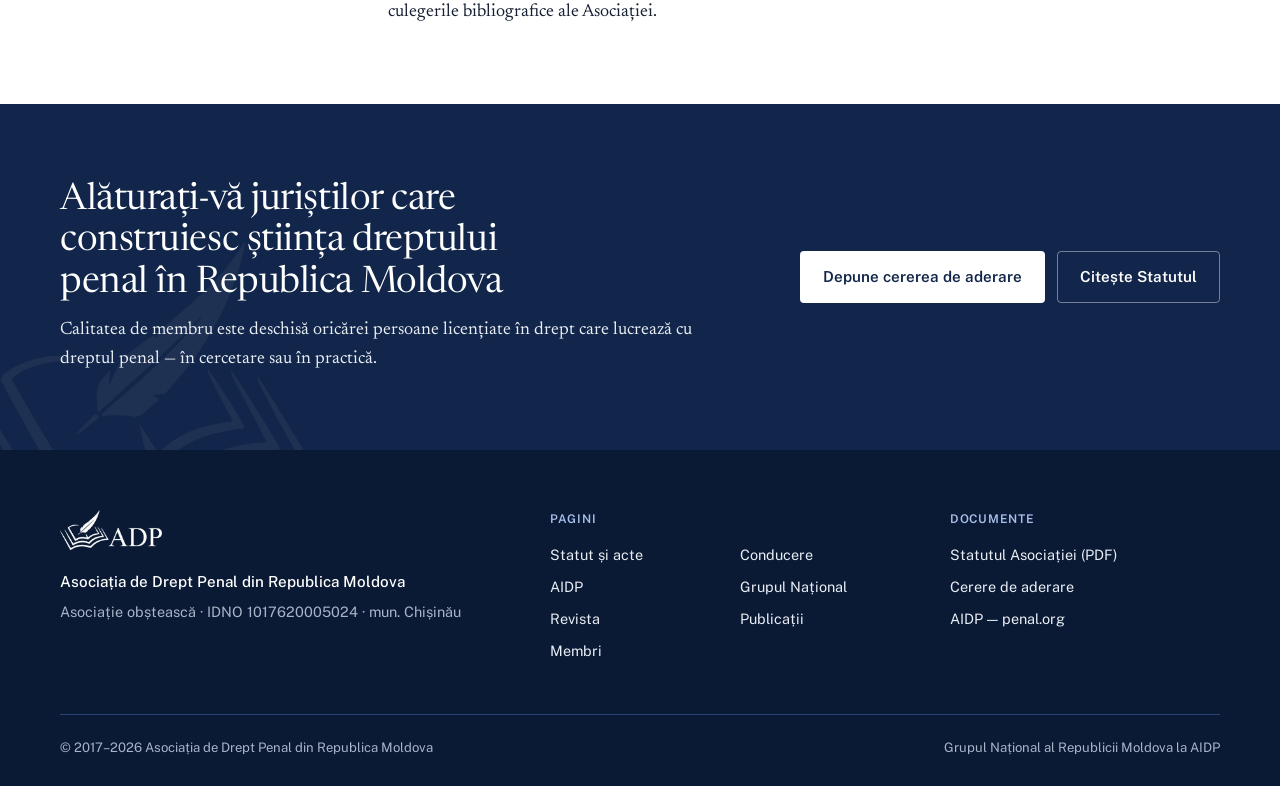
<file: publicatii.html>
<!DOCTYPE html>
<html lang="ro" class="no-js">
<head>
<meta charset="UTF-8" />
<meta name="viewport" content="width=device-width, initial-scale=1" />
<title data-i18n="meta.publicatii">Publicații — Asociația de Drept Penal</title>
<meta name="description" content="Publicațiile științifice ale membrilor Asociației de Drept Penal din Republica Moldova și opiniile științifice ale Asociației." />
<meta name="theme-color" content="#11264a" />
<meta property="og:title" content="Publicații — Asociația de Drept Penal" />
<meta property="og:description" content="Publicațiile științifice ale membrilor Asociației de Drept Penal din Republica Moldova și opiniile științifice ale Asociației." />
<meta property="og:type" content="website" />
<meta property="og:image" content="https://adprm.md/assets/img/og.png" />
<link rel="icon" type="image/png" href="assets/img/favicon.png" />
<link rel="preconnect" href="https://fonts.googleapis.com" />
<link rel="preconnect" href="https://fonts.gstatic.com" crossorigin />
<link href="https://fonts.googleapis.com/css2?family=Newsreader:ital,opsz,wght@0,6..72,300..600;1,6..72,300..500&amp;family=Public+Sans:wght@400;500;600&amp;display=swap" rel="stylesheet" />
<link rel="stylesheet" href="assets/css/styles.css" />
<script>document.documentElement.className="js";</script>
</head>
<body>
<a class="skip" href="#continut" data-i18n="ui.skip">Salt la conținut</a>
<header class="site-header" id="header">
  <div class="wrap site-header__bar">
    <a class="brand" href="index.html" aria-label="Asociația de Drept Penal — pagina principală"><img src="assets/img/adp-logo-alb.png" alt="ADP" width="87" height="34" /></a>
    <nav class="menu" id="menu" aria-label="Navigare principală">
      <a href="acte.html" data-i18n="nav.acte">Statut și acte</a>
      <a href="conducere.html" data-i18n="nav.conducere">Conducere</a>
      <a href="aidp.html" data-i18n="nav.aidp">AIDP</a>
      <a href="grup-national.html" data-i18n="nav.gn">Grupul Național</a>
      <a href="revista.html" data-i18n="nav.revista">Revista</a>
      <a href="publicatii.html" aria-current="page" data-i18n="nav.publicatii">Publicații</a>
      <a href="membri.html" data-i18n="nav.membri">Membri</a>
      <a class="menu__cta" href="membri.html#aderare" data-i18n="nav.cta">Cerere de aderare</a>
    </nav>
    <div class="tools">
      <button class="lang" id="lang" type="button" aria-label="Schimbă limba / Switch language"><span data-l="ro">RO</span> / <span data-l="en">EN</span></button>
      <a class="btn btn-ghost" href="membri.html#aderare" data-i18n="nav.cta">Cerere de aderare</a>
      <button class="burger" id="burger" type="button" aria-label="Meniu" aria-expanded="false" aria-controls="menu"><span></span><span></span><span></span></button>
    </div>
  </div>
</header>
<main id="continut">
<section class="page-head">
  <img class="hero__mark" src="assets/img/adp-semn-alb.png" alt="" aria-hidden="true" width="574" height="481" />
  <div class="wrap page-head__grid">
    <div>
      <nav class="crumbs" aria-label="Breadcrumb"><a href="index.html" data-i18n="crumb.home">Acasă</a><span aria-hidden="true">/</span><span data-i18n="nav.publicatii">Publicații</span></nav>
      <h1 class="display" data-i18n="pub.h1">Publicații științifice</h1>
      <p class="page-head__lead" data-i18n="pub.lead">Studii, monografii și materiale didactice elaborate de membrii Asociației, precum și opiniile științifice ale Asociației.</p>
      
    </div>
    <nav class="onpage" aria-label="Pe această pagină">
      <p data-i18n="ui.onpage">Pe această pagină</p>
        <a href="#lucrari"><span data-i18n="op.p.1">Lucrările membrilor</span></a>
        <a href="#opinii"><span data-i18n="op.p.2">Opinii științifice</span><span>art. 8 lit. o</span></a>
        <a href="#documentare"><span data-i18n="op.p.3">Centrul de documentare</span><span>art. 8 lit. l</span></a>
    </nav>
  </div>
</section>

<section class="sec" id="lucrari">
  <div class="wrap folio">
    <div class="folio__margin"><div class="folio__margin-inner">
      <span class="folio__num" aria-hidden="true">8</span>
      <span class="cite" data-i18n="pub.l.c">Art. 8 lit. m</span>
      <span class="cite-name" data-i18n="pub.l.n">Lucrări</span>
      
    </div></div>
    <div class="folio__main">
      <h2 class="h2" data-i18n="pub.l.t">Lucrările membrilor</h2>
      <div class="notice" style="margin-top:22px"><b data-i18n="pub.l.nb">Lista publicațiilor este în pregătire</b><p data-i18n="pub.l.np">Lucrările vor fi publicate aici, grupate pe domeniile dreptului penal de mai jos.</p></div>
      <p class="domains-label" data-i18n="dom.label">Domeniul dreptului penal, în sensul Statutului (art. 8 lit. a)</p>
      <ul class="domains">
        <li><span data-i18n="dom.1">Drept penal</span></li>
        <li><span data-i18n="dom.2">Drept procesual penal</span></li>
        <li><span data-i18n="dom.3">Drept execuțional penal</span></li>
        <li><span data-i18n="dom.4">Drept contravențional</span></li>
        <li><span data-i18n="dom.5">Criminalistică</span></li>
        <li><span data-i18n="dom.6">Activitate specială de investigații</span></li>
        <li><span data-i18n="dom.7">Expertiză judiciară</span></li>
        <li><span data-i18n="dom.8">Criminologie</span></li>
      </ul>
    </div>
  </div>
</section>

<section class="sec sec-tint" id="opinii">
  <div class="wrap folio">
    <div class="folio__margin"><div class="folio__margin-inner">
      <span class="folio__num" aria-hidden="true">8</span>
      <span class="cite" data-i18n="pub.o.c">Art. 8 lit. o</span>
      <span class="cite-name" data-i18n="pub.o.n">Opinii științifice</span>
      
    </div></div>
    <div class="folio__main">
      <h2 class="h2" data-i18n="pub.o.t">Opinii științifice la solicitare</h2>
      <div class="split">
        <div class="prose"><p class="lead" data-i18n="pub.o.p">Asociația elaborează, la solicitare, opinii științifice și aplicative în materia dreptului penal. Pentru studierea unor probleme anume, pentru discutarea programelor guvernamentale din domeniu sau pentru atenționarea opiniei publice asupra unor probleme majore, Președintele poate constitui grupuri de experți.</p></div>
      <dl class="facts"><span class="label" data-i18n="pub.of">Temei</span>
        <div><dt data-i18n="pub.of1.k">Opinii</dt><dd data-i18n="pub.of1.v">art. 8 lit. o</dd></div>
        <div><dt data-i18n="pub.of2.k">Grupuri de experți</dt><dd data-i18n="pub.of2.v">art. 18 alin. (3) lit. p</dd></div>
        <div><dt data-i18n="pub.of3.k">Inițiative legislative</dt><dd data-i18n="pub.of3.v">art. 8 lit. d–e</dd></div>
      </dl>
      </div>
    </div>
  </div>
</section>

<section class="sec" id="documentare">
  <div class="wrap folio">
    <div class="folio__margin"><div class="folio__margin-inner">
      <span class="folio__num" aria-hidden="true">8</span>
      <span class="cite" data-i18n="pub.d.c">Art. 8 lit. l</span>
      <span class="cite-name" data-i18n="pub.d.n">Documentare</span>
      
    </div></div>
    <div class="folio__main">
      <h2 class="h2" data-i18n="pub.d.t">Centrul de documentare</h2>
      <div class="prose"><p data-i18n="pub.d.p">Asociația organizează un centru de documentare în domeniul dreptului penal, care asigură informarea specialiștilor și a publicului larg asupra problematicii dreptului penal, procesual penal, execuțional penal, contravențional, a criminalisticii, a activității speciale de investigații, a expertizei judiciare și a criminologiei. Membrii au acces la sălile de documentare, bibliotecă și culegerile bibliografice ale Asociației.</p></div>
    </div>
  </div>
</section>

<section class="band">
  <img class="hero__mark" src="assets/img/adp-semn-alb.png" alt="" aria-hidden="true" width="574" height="481" />
  <div class="wrap band__grid">
    <div>
      <h2 class="h2" data-i18n="band.t">Alăturați-vă juriștilor care construiesc știința dreptului penal în Republica Moldova</h2>
      <p data-i18n="band.p">Calitatea de membru este deschisă oricărei persoane licențiate în drept care lucrează cu dreptul penal — în cercetare sau în practică.</p>
    </div>
    <div class="btns">
      <a class="btn btn-light" href="membri.html#aderare" data-i18n="band.btn">Depune cererea de aderare</a>
      <a class="btn btn-ghost" href="assets/docs/statutul-adp-2025.pdf" data-i18n="band.btn2">Citește Statutul</a>
    </div>
  </div>
</section>
</main>

<footer class="site-footer">
  <div class="wrap">
    <div class="site-footer__grid">
      <div>
        <img src="assets/img/adp-logo-alb.png" alt="ADP" width="102" height="40" loading="lazy" />
        <b data-i18n="foot.name">Asociația de Drept Penal din Republica Moldova</b>
        <p data-i18n="foot.legal">Asociație obștească · IDNO 1017620005024 · mun. Chișinău</p>
      </div>
      <nav class="site-footer__nav" aria-label="Subsol">
        <h2 data-i18n="foot.nav">Pagini</h2>
        <ul>
          <li><a href="acte.html" data-i18n="nav.acte">Statut și acte</a></li>
          <li><a href="conducere.html" data-i18n="nav.conducere">Conducere</a></li>
          <li><a href="aidp.html" data-i18n="nav.aidp">AIDP</a></li>
          <li><a href="grup-national.html" data-i18n="nav.gn">Grupul Național</a></li>
          <li><a href="revista.html" data-i18n="nav.revista">Revista</a></li>
          <li><a href="publicatii.html" data-i18n="nav.publicatii">Publicații</a></li>
          <li><a href="membri.html" data-i18n="nav.membri">Membri</a></li>
        </ul>
      </nav>
      <div>
        <h2 data-i18n="foot.docs">Documente</h2>
        <ul>
          <li><a href="assets/docs/statutul-adp-2025.pdf" data-i18n="foot.statut">Statutul Asociației (PDF)</a></li>
          <li><a href="membri.html#aderare" data-i18n="foot.join">Cerere de aderare</a></li>
          <li><a href="https://www.penal.org" rel="noopener" target="_blank">AIDP — penal.org</a></li>
        </ul>
      </div>
    </div>
    <div class="site-footer__bar">
      <span>© 2017–<span id="year">2026</span> <span data-i18n="foot.rights">Asociația de Drept Penal din Republica Moldova</span></span>
      <span data-i18n="foot.aidp">Grupul Național al Republicii Moldova la AIDP</span>
    </div>
  </div>
</footer>

<script src="assets/js/main.js"></script>
</body>
</html>
</file>
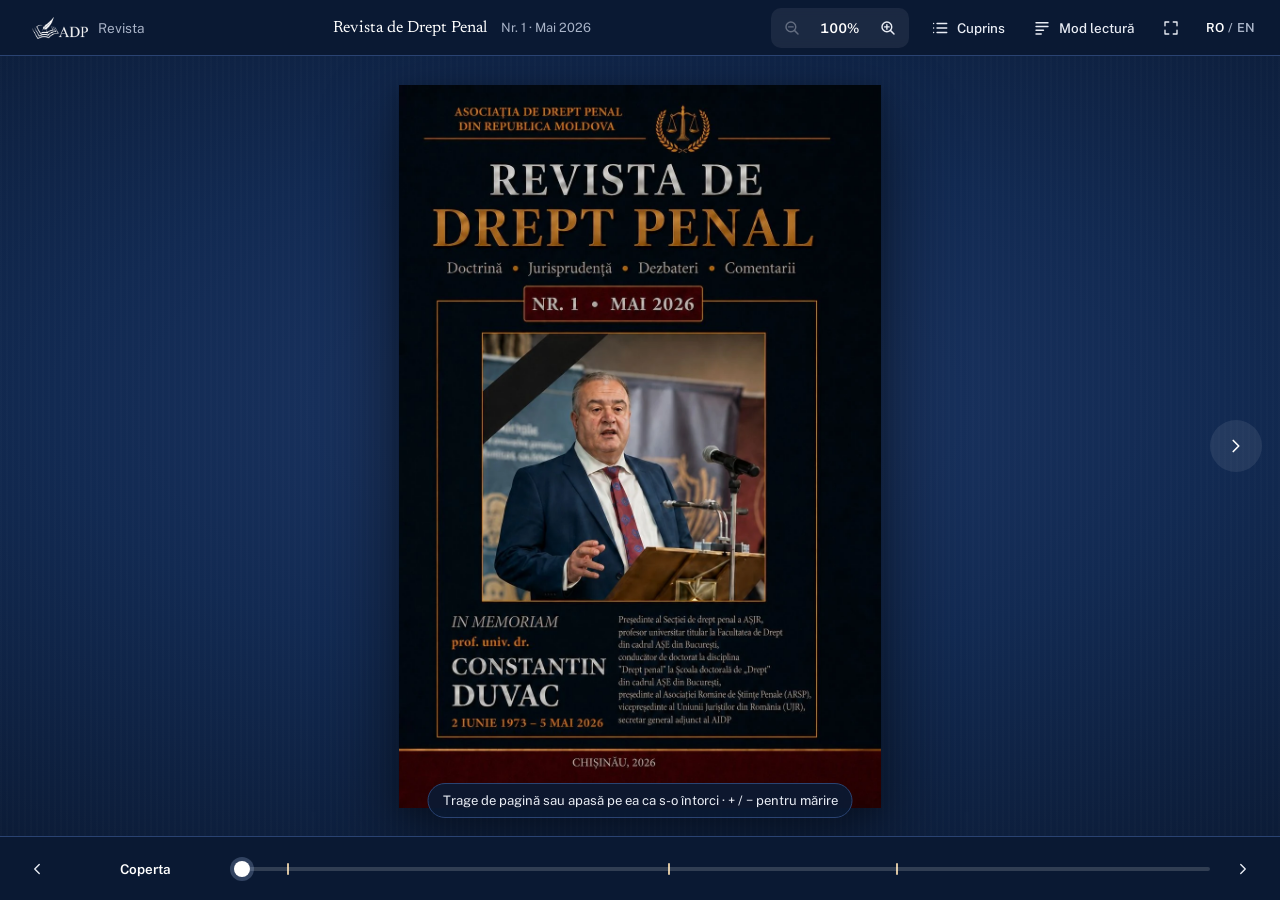
<file: revista-nr-1.html>
<!DOCTYPE html>
<html lang="ro">
<head>
<meta charset="UTF-8" />
<meta name="viewport" content="width=device-width, initial-scale=1, viewport-fit=cover" />
<title>Revista de Drept Penal — Nr. 1, mai 2026 · ADP</title>
<meta name="description" content="Revista de Drept Penal, Nr. 1 (mai 2026), număr inaugural omagial editat de Asociația de Drept Penal din Republica Moldova. Răsfoiește revista online sau citește articolele în mod text." />
<meta name="theme-color" content="#0b1a34" />
<meta property="og:title" content="Revista de Drept Penal — Nr. 1, mai 2026" />
<meta property="og:description" content="Număr inaugural omagial. Asociația de Drept Penal din Republica Moldova." />
<meta property="og:type" content="book" />
<meta property="og:image" content="https://adprm.md/assets/revista/nr-1/coperta.webp" />
<link rel="icon" type="image/png" href="assets/img/favicon.png" />
<link rel="preconnect" href="https://fonts.googleapis.com" />
<link rel="preconnect" href="https://fonts.gstatic.com" crossorigin />
<link href="https://fonts.googleapis.com/css2?family=Newsreader:ital,opsz,wght@0,6..72,300..700;1,6..72,300..600&amp;family=Public+Sans:wght@400;500;600&amp;display=swap" rel="stylesheet" />
<link rel="preload" as="image" href="assets/revista/nr-1/coperta.webp" />
<link rel="stylesheet" href="assets/css/revista.css" />
<script>window.REVISTA_ISSUE = {"id": "1", "title": "Revista de Drept Penal", "issue": "Nr. 1 · Mai 2026", "publisher": "Asociația de Drept Penal din Republica Moldova", "running": "Revista de Drept Penal · Nr. 1 · Mai 2026", "front": "assets/revista/nr-1/coperta.webp", "back": "assets/revista/nr-1/coperta-spate.webp", "frontAlt": "Coperta Revistei de Drept Penal, Nr. 1, mai 2026 — In memoriam prof. univ. dr. Constantin Duvac", "backAlt": "Coperta a IV-a a Revistei de Drept Penal, Nr. 1 — număr inaugural omagial"};</script>
</head>
<body>
<a class="sr" href="#text">Versiunea text a revistei</a>

<header class="rbar">
  <a class="rbar__back" href="revista.html"><svg viewBox="0 0 24 24" fill="none" stroke="currentColor" stroke-width="1.8" stroke-linecap="round" stroke-linejoin="round"><path d="M15 18l-6-6 6-6"/></svg><img src="assets/img/adp-logo-alb.png" alt="ADP" width="56" height="22" /><span data-ui="back">Revista</span></a>
  <div class="rbar__title">Revista de Drept Penal <span>Nr. 1 · Mai 2026</span></div>
  <div class="rbar__tools">
    <div class="zoom" role="group" aria-label="Mărime / Zoom">
      <button class="tbtn" id="zoomOut" type="button" data-ui-label="zoomOut"><svg viewBox="0 0 24 24" fill="none" stroke="currentColor" stroke-width="1.9" stroke-linecap="round"><circle cx="10.5" cy="10.5" r="6.5"/><path d="M15.5 15.5L20 20M7.5 10.5h6"/></svg></button>
      <button class="zlvl" id="zoomReset" type="button" data-ui-label="zoomReset">100%</button>
      <button class="tbtn" id="zoomIn" type="button" data-ui-label="zoomIn"><svg viewBox="0 0 24 24" fill="none" stroke="currentColor" stroke-width="1.9" stroke-linecap="round"><circle cx="10.5" cy="10.5" r="6.5"/><path d="M15.5 15.5L20 20M10.5 7.5v6M7.5 10.5h6"/></svg></button>
    </div>
    <button class="tbtn" id="btnToc" type="button" aria-expanded="false" aria-controls="drawer"><svg viewBox="0 0 24 24" fill="none" stroke="currentColor" stroke-width="1.8" stroke-linecap="round"><path d="M8 6h13M8 12h13M8 18h13M3.5 6h.01M3.5 12h.01M3.5 18h.01"/></svg><span class="lbl" data-ui="contents">Cuprins</span></button>
    <button class="tbtn" id="btnRead" type="button" aria-pressed="false"><svg viewBox="0 0 24 24" fill="none" stroke="currentColor" stroke-width="1.8" stroke-linecap="round" stroke-linejoin="round"><path d="M4 5h16M4 10h16M4 15h10M4 20h7"/></svg><span class="lbl">Mod lectură</span></button>
    <button class="tbtn" id="btnFull" type="button" data-ui-label="full"><svg viewBox="0 0 24 24" fill="none" stroke="currentColor" stroke-width="1.8" stroke-linecap="round" stroke-linejoin="round"><path d="M4 9V4h5M20 9V4h-5M4 15v5h5M20 15v5h-5"/></svg></button>
    <button class="lang" id="lang" type="button" aria-label="Schimbă limba / Switch language"><span data-l="ro">RO</span> / <span data-l="en">EN</span></button>
  </div>
</header>

<main class="stage" id="stage">
  <div class="scroller" id="scroller"><div class="zoomwrap" id="zoomWrap"></div></div>
  <button class="nav-arrow nav-arrow--prev" id="navPrev" type="button" data-ui-label="prev"><svg viewBox="0 0 24 24" fill="none" stroke="currentColor" stroke-width="1.8" stroke-linecap="round" stroke-linejoin="round"><path d="M15 18l-6-6 6-6"/></svg></button>
  <button class="nav-arrow nav-arrow--next" id="navNext" type="button" data-ui-label="next"><svg viewBox="0 0 24 24" fill="none" stroke="currentColor" stroke-width="1.8" stroke-linecap="round" stroke-linejoin="round"><path d="M9 18l6-6-6-6"/></svg></button>
  <div class="loading" id="loading">
    <div class="loading__card">
      <img src="assets/revista/nr-1/coperta.webp" alt="" width="1024" height="1536" />
      <span data-ui="preparing">Se așază paginile…</span>
      <div class="loading__bar"><i id="loadBar"></i></div>
    </div>
  </div>
  <div class="hint" id="hint"></div>
  <button class="read-pill" id="readPill" type="button"><svg viewBox="0 0 24 24" fill="none" stroke="currentColor" stroke-width="1.8" stroke-linecap="round" stroke-linejoin="round"><path d="M4 5h16M4 10h16M4 15h10M4 20h7"/></svg><span data-ui="reading">Mod lectură</span></button>
  <div class="toast" id="toast" hidden><span id="toastText"></span><button id="toastGo" type="button" data-ui="cont">Continuă</button><button class="x" id="toastX" type="button" data-ui-label="close">×</button></div>
</main>

<footer class="fbar">
  <button class="tbtn" id="btnPrev" type="button" data-ui-label="prev"><svg viewBox="0 0 24 24" fill="none" stroke="currentColor" stroke-width="1.8" stroke-linecap="round" stroke-linejoin="round"><path d="M15 18l-6-6 6-6"/></svg></button>
  <div class="where" id="where" aria-live="polite"></div>
  <div class="scrub">
    <div class="scrub__ticks" id="ticks"></div>
    <input type="range" id="range" min="1" max="2" value="1" aria-label="Pagina" />
    <div class="scrub__tip" id="scrubTip"></div>
  </div>
  <button class="tbtn" id="btnNext" type="button" data-ui-label="next"><svg viewBox="0 0 24 24" fill="none" stroke="currentColor" stroke-width="1.8" stroke-linecap="round" stroke-linejoin="round"><path d="M9 18l6-6-6-6"/></svg></button>
</footer>

<aside class="drawer" id="drawer" aria-label="Cuprins">
  <div class="drawer__head"><h2 data-ui="contents">Cuprins</h2><button id="drawerClose" type="button" data-ui-label="close">×</button></div>
  <div class="toc-list" id="tocList"></div>
</aside>
<div class="scrim" id="scrim"></div>

<section class="tv" id="tv" aria-label="Versiunea text">
  <div class="tv__inner">
    <div class="tv__cover">
      <img src="assets/revista/nr-1/coperta-mica.webp" alt="" width="520" height="780" />
      <div>
        <h1>Revista de Drept Penal</h1>
        <p>Nr. 1 · Mai 2026 · Asociația de Drept Penal din Republica Moldova</p>
        <nav class="tv__toc">
<a href="#a1"><span>Boris GLAVAN</span>PRESCRIPȚIA RĂSPUNDERII PENALE: DE LA ABORDĂRI FRAGMENTARE LA O PERSPECTIVĂ SISTEMICĂ</a>
<a href="#a2"><span>PÎSLARU LILIA</span>OBIECTUL JURIDIC AL INFRAȚIUNII DE CLONARE UMANĂ</a>
<a href="#a3"><span>Nataşa DANELCIUC-COLODROVSCHI</span>La frénésie réformatrice de la justice pénale, vecteur et symptôme du délitement cadencé de l’État de droit</a>
        </nav>
      </div>
    </div>
    <div id="tvArticles">
<article class="art" id="a1" lang="ro" data-author="Boris GLAVAN">
<header class="art__head">
<h2 class="art__title">PRESCRIPȚIA RĂSPUNDERII PENALE: DE LA ABORDĂRI FRAGMENTARE LA O PERSPECTIVĂ SISTEMICĂ</h2>
<p class="art__author"><b>Boris GLAVAN</b>, doctor habilitat în drept, conferențiar universitar, Academia „Ştefan cel Mare” a MAI al RM</p>
<p class="art__aff">ORCID: 0000-0002-3838-4308</p>
</header>
<section class="abs">
<p class="abs__label">Rezumat</p>
<p class="abs__text">Studiul examinează prescripția răspunderii penale dintr-o perspectivă sistemică, pornind de la ideea că o parte dintre controversele actuale sunt generate sau amplificate de delimitarea insuficientă dintre răspunderea penală, tragerea la răspundere penală, condamnare și pedeapsă. Analiza critică a concepției consacrate de art. 50 CP al Republicii Moldova este raportată la evoluțiile doctrinare, legislative și jurisprudențiale recente. Este testată concepția răspunderii penale ca obligație juridico-penală care apare prin săvârșirea infracțiunii și sunt examinate consecințele acesteia asupra înțelegerii efectelor prescripției, soluțiilor procesuale, prezumției de nevinovăție, întreruperii termenului și aplicării legii în timp. Studiul concluzionează că analiza prescripției nu poate fi desprinsă de clarificarea categoriei juridice asupra căreia aceasta produce efecte și argumentează necesitatea reconsiderării definiției legale a răspunderii penale.</p>
<p class="abs__kw">Cuvinte-cheie: prescripție, răspundere penală, tragere la răspundere penală, condamnare, pedeapsă, liberare de răspundere penală, lege penală mai favorabilă.</p>
<p class="abs__label">Abstract</p>
<p class="abs__text">This study examines the statute of limitations on criminal liability from a systemic perspective, proceeding from the premise that some of the current controversies are generated or amplified by an insufficient distinction between criminal liability, the process of bringing a person to criminal liability, conviction, and punishment. The concept enshrined in Article 50 of the Criminal Code of the Republic of Moldova is critically examined in light of recent doctrinal, legislative, and judicial developments. The study tests the conception of criminal liability as a criminal-law obligation arising from the commission of an offence and examines its implications for understanding the effects of limitation, procedural outcomes, the presumption of innocence, interruption of the limitation period, and the temporal application of criminal law. It concludes that the analysis of limitation cannot be separated from clarification of the legal category upon which it operates and argues for reconsideration of the statutory definition of criminal liability.</p>
<p class="abs__kw"><b>Keywords:</b> statute of limitations, criminal liability, bringing a person to criminal liability, conviction, punishment, release from criminal liability, lex mitior.</p>
</section>
<div class="art__body">
<h3 class="art__h" id="a1-s1">Introducere</h3>
<p>Prescripția răspunderii penale aparține instituțiilor tradiționale ale dreptului penal, însă vechimea sa nu i-a diminuat actualitatea. Dimpotrivă, în Republica Moldova problematica prescripției a revenit în ultimii ani în centrul preocupărilor juridice. Practica neuniformă, intervențiile Procuraturii Generale, examinarea unor probleme conexe de către Curtea Supremă de Justiție și Curtea Constituțională, modificările legislative recente, precum și interesul constant al doctrinei demonstrează că numeroase întrebări privind această instituție continuă să își caute răspunsul.</p>
<p>Controversele privesc atât efectele expirării termenului și soluția procesuală aplicabilă, cât și natura juridică a prescripției, raportul acesteia cu prezumția de nevinovăție, întreruperea termenului prescris sau aplicarea legii în timp. Răspunsurile oferite nu sunt întotdeauna convergente, iar soluționarea unei probleme generează uneori dificultăți noi. Persistența acestor controverse, în pofida intervențiilor legislative, jurisprudențiale și doctrinare, implică nu numai verificarea soluțiilor propuse, ci și analiza perspectivei din care problema este cercetată.</p>
<p>O particularitate a dezbaterilor contemporane constă în faptul că majoritatea problemelor și soluțiilor sunt căutate în limitele instituției prescripției răspunderii penale. O asemenea abordare este firească atunci când obiectul cercetării îl constituie o chestiune punctuală. Ea poate deveni însă insuficientă dacă dificultățile examinate sunt determinate de raporturile prescripției cu alte categorii fundamentale ale dreptului penal. Este dificil, bunăoară, să explicăm ce presupune liberarea de răspundere penală prin efectul prescripției fără a răspunde în prealabil la întrebarea ce reprezintă însăși răspunderea penală de care persoana urmează să fie liberată.</p>
<p>Această întrebare capătă o semnificație aparte în dreptul penal al Republicii Moldova, în care răspunderea penală beneficiază de o definiție legală proprie. Concepția consacrată de art. 50 CP, construită în jurul ideii condamnării publice a faptelor infracționale și a persoanelor care le-au săvârșit, nu trebuie tratată ca o axiomă numai pentru faptul că a dobândit expresie normativă. Ea reprezintă una dintre soluțiile oferite unei controverse doctrinare mult mai vechi<sup class="fn"><a href="#a1-n1" id="a1-r1" data-fn="a1-n1">1</a></sup> și trebuie, ca orice construcție juridică, verificată prin raportare la funcționarea întregului sistem de instituții cu care interacționează.</p>
<p>De aici pornește <b>ipoteza prezentului studiu</b>: o parte dintre dificultățile atribuite astăzi prescripției răspunderii penale ar putea avea o origine mai profundă, legată de modul în care este concepută însăși răspunderea penală și de insuficienta delimitare a acesteia de tragerea la răspundere penală, condamnare și pedeapsă. În această ipoteză, contradicțiile aparent existente între normele materiale și cele procesuale nu trebuie soluționate automat prin ajustarea celor din urmă; trebuie verificată și posibilitatea ca însăși premisa materială de la care se pornește să necesite reconsiderare.</p>
<p>Prezenta cercetare nu revendică formularea unei teorii absolut noi. Problema răspunderii penale a constituit obiectul unor cercetări anterioare ale autorului<sup class="fn"><a href="#a1-n2" id="a1-r2" data-fn="a1-n2">2</a></sup>, iar concepția răspunderii ca obligație juridico-penală este demult cunoscută în doctrină<sup class="fn"><a href="#a1-n3" id="a1-r3" data-fn="a1-n3">3</a></sup>. Ceea ce se propune este verificarea acestei concepții în lumina evoluțiilor legislative, jurisprudențiale și doctrinare recente.</p>
<p>Scopul studiului constă în examinarea principalelor probleme ale prescripției dintr-o perspectivă sistemică, pentru a stabili în ce măsură soluționarea lor depinde de clarificarea raporturilor dintre răspunderea penală, tragerea la răspundere penală, condamnare, pedeapsă și liberarea de răspundere, precum și de corelarea acestora cu problema constatării vinovăției și cu exigențele prezumției de nevinovăție.</p>
<h3 class="art__h" id="a1-s2">1. Prescripția răspunderii penale în centrul controverselor contemporane</h3>
<p>Prescripția răspunderii penale nu mai poate fi privită, în actualul context juridic al Republicii Moldova, ca o instituție ale cărei dificultăți se reduc la stabilirea și calcularea termenelor. În ultimii ani, problemele generate de aplicarea acesteia au ajuns succesiv în atenția Procuraturii Generale, a Curții Supreme de Justiție, a Curții Constituționale și a legiuitorului, vizând atât efectele expirării termenului și forma soluției procesuale, cât și întreruperea prescripției, prezumția de nevinovăție, aplicarea legii în timp și raportul cu durata rezonabilă a procesului. Succesiunea acestor intervenții constituie, prin ea însăși, un indiciu că dificultățile instituției nu sunt nici izolate, nici pe deplin soluționate.</p>
<p>O confirmare elocventă o reprezintă recursul în interesul legii formulat de Procurorul General în 2021. Examinarea practicii judiciare a relevat trei soluții diferite pentru aceeași situație – expirarea termenului prevăzut de art. 60 CP: condamnarea cu liberarea de pedeapsă, condamnarea cu liberarea de răspundere penală sau încetarea procesului penal<sup class="fn"><a href="#a1-n4" id="a1-r4" data-fn="a1-n4">4</a></sup>. Procurorul General a solicitat unificarea practicii în sensul pronunțării unei sentințe de condamnare cu liberarea de pedeapsă atunci când vinovăția inculpatului fusese stabilită<sup class="fn"><a href="#a1-n5" id="a1-r5" data-fn="a1-n5">5</a></sup>. Divergența privea, așadar, nu numai forma hotărârii, ci însăși determinarea efectului juridic al prescripției.</p>
<p>Prin raportul dintre art. 60 CP și art. 389 alin. (4) pct. 3) CPP problema a dobândit și o dimensiune constituțională. În cadrul examinării recursului, Igor Dolea, în calitate de consultant din partea mediului academic, a atras atenția că reglementarea materială prevede liberarea de răspundere penală, în timp ce norma procesuală conduce la liberarea de pedeapsă, apreciind că această neconcordanță poate ridica o problemă de constituționalitate<sup class="fn"><a href="#a1-n6" id="a1-r6" data-fn="a1-n6">6</a></sup>. Plenul Colegiului penal al CSJ a sesizat ulterior Curtea Constituțională în privința sintagmei referitoare la expirarea termenului de prescripție din art. 389 alin. (4) pct. 3) CPP<sup class="fn"><a href="#a1-n7" id="a1-r7" data-fn="a1-n7">7</a></sup>. Curtea Constituțională la rândul ei nu a soluționat însă problema pe fond, declarând sesizarea inadmisibilă prin Decizia nr. 82 din 17 iunie 2022<sup class="fn"><a href="#a1-n8" id="a1-r8" data-fn="a1-n8">8</a></sup>.</p>
<p>Nici recursul în interesul legii nu a condus la o dezlegare obligatorie. La 3 noiembrie 2022, Plenul Colegiului penal al CSJ l-a respins ca inadmisibil, iar judecătorii Vladimir Timofti și Elena Cobzac au formulat opinie separată, considerând că acesta trebuia admis<sup class="fn"><a href="#a1-n9" id="a1-r9" data-fn="a1-n9">9</a></sup>. Faptul că mecanismul destinat tocmai unificării practicii s-a încheiat fără o soluție obligatorie, iar dezacordul s-a manifestat chiar în interiorul instanței supreme, este relevant pentru profunzimea controversei. Dezbaterea a continuat și în doctrină, unde au fost propuse soluții diferențiate în funcție de poziția inculpatului și de necesitatea examinării fondului cauzei<sup class="fn"><a href="#a1-n10" id="a1-r10" data-fn="a1-n10">10</a></sup>.</p>
<p>În anii următori, centrul discuției s-a deplasat spre întreruperea prescripției. În procesul legislativ care a precedat Legea nr. 136/2024 s-a propus ca parvenirea cauzei în instanță pentru examinare în fond să întrerupă prescripția și să determine începerea unui nou termen. Centrul de Resurse Juridice din Moldova a formulat obiecții față de cea de-a doua componentă a mecanismului<sup class="fn"><a href="#a1-n11" id="a1-r11" data-fn="a1-n11">11</a></sup>, însă legiuitorul a păstrat soluția inițială. În actuala redactare a art. 60 alin. (4) CP, parvenirea cauzei în instanță întrerupe prescripția, iar din momentul înregistrării acesteia începe să curgă un nou termen<sup class="fn"><a href="#a1-n12" id="a1-r12" data-fn="a1-n12">12</a></sup>.</p>
<p>În paralel, vechea redacție a art. 60 alin. (4), care lega întreruperea de săvârșirea unei noi infracțiuni, a generat o controversă distinctă privind prezumția de nevinovăție. Curtea Constituțională a fost chemată să examineze dacă o nouă infracțiune poate produce efect întreruptiv înainte ca vinovăția pentru aceasta să fie stabilită definitiv<sup class="fn"><a href="#a1-n13" id="a1-r13" data-fn="a1-n13">13</a></sup>. Prin Hotărârea nr. 5 din 16 aprilie 2025, Curtea a declarat norma constituțională și a calificat prescripția drept „cauză extinctivă de liberare de răspundere penală”, asociind-o totodată limitei temporale în care statul își poate exercita prerogativa de tragere la răspundere<sup class="fn"><a href="#a1-n14" id="a1-r14" data-fn="a1-n14">14</a></sup>. Problema raportului dintre mecanismul întreruperii și prezumția de nevinovăție nu a fost însă tranșată în toate dimensiunile sale, Curtea plasând o parte importantă a dificultății în sfera interpretării și aplicării normei de către instanțele ordinare<sup class="fn"><a href="#a1-n15" id="a1-r15" data-fn="a1-n15">15</a></sup>.</p>
<p>Nici noua redactare a art. 60 alin. (4) CP nu a rămas în afara controlului constituțional. În 2026 a fost contestată regula potrivit căreia înregistrarea cauzei în instanță declanșează un nou termen de prescripție. Prin Decizia nr. 32 din 5 martie 2026, Curtea Constituțională a declarat sesizarea inadmisibilă, reținând că întreruperea prescripției nu suspendă judecarea și nu determină, prin ea însăși, tergiversarea procesului<sup class="fn"><a href="#a1-n16" id="a1-r16" data-fn="a1-n16">16</a></sup>. Astfel, și intervenția legislativă destinată să ofere o soluție unor dificultăți practice a generat, la rândul său, noi întrebări privind limitele temporale ale exercitării puterii punitive.</p>
<p>Cea mai recentă intervenție jurisprudențială disponibilă deplasează discuția și mai mult, de la modul de finalizare a procesului către însăși posibilitatea declanșării urmăririi penale după împlinirea prescripției<b>.</b> În Încheierea din 6 august 2026, dosarul nr. 1ra-581/2024<sup class="fn"><a href="#a1-n17" id="a1-r17" data-fn="a1-n17">17</a></sup>, Curtea Supremă de Justiție a reținut că expirarea termenului constituie, potrivit art. 275 pct. 4) CPP, o circumstanță care împiedică pornirea urmăririi penale și a afirmat că orice punere sub învinuire a unei persoane într-un proces penal pornit după intervenirea prescripției încalcă drepturile omului. Problema inițială<sup class="fn"><a href="#a1-n18" id="a1-r18" data-fn="a1-n18">18</a></sup> – cum trebuie finalizat procesul atunci când prescripția intervine? – ajunge astfel să fie însoțită de o întrebare și mai fundamentală: mai poate fi pornit mecanismul procesual dacă termenul de prescripție s-a împlinit anterior?</p>
<p>Privite împreună, aceste intervenții nu indică încă o soluție consolidată. Persistența controverselor ridică o întrebare prealabilă: sunt aceste dificultăți inerente instituției prescripției sau sunt, cel puțin în parte, amplificate de faptul că fiecare este examinată separat, fără verificarea categoriei juridice asupra căreia intervine prescripția – răspunderea penală – și a raportului acesteia cu tragerea la răspundere, condamnarea și pedeapsa? Răspunsul impune examinarea modului în care doctrina contemporană a abordat aceste probleme și a limitelor unei asemenea abordări.</p>
<h3 class="art__h" id="a1-s3">2. Limitele abordărilor fragmentare ale prescripției</h3>
<p>Diversitatea controverselor care însoțesc prescripția răspunderii penale a generat, firesc, cercetări orientate spre probleme diferite: natura juridică a instituției, aplicarea legii penale în timp, întreruperea termenelor, soluția procesuală după expirarea acestora, prezumția de nevinovăție, securitatea juridică sau protecția intereselor victimei. Caracterizarea acestor abordări drept fragmentare nu exprimă o apreciere depreciativă asupra valorii lor științifice. Delimitarea obiectului cercetării și concentrarea asupra unei probleme determinate sunt firești. Limita apare numai atunci când soluțiile astfel obținute sunt proiectate asupra întregii instituții fără a fi verificate în raport cu celelalte componente ale sistemului juridico-penal.</p>
<p>Un prim nucleu important al literaturii privește <i>natura materială, procesuală sau mixtă a prescripției</i><b> </b>și consecințele acestei calificări asupra aplicării legii în timp<sup class="fn"><a href="#a1-n19" id="a1-r19" data-fn="a1-n19">19</a></sup>. În strânsă legătură cu această problemă sunt cercetate actele de întrerupere și raportul dintre natura procesuală a actului care produce întreruperea și efectul juridic pe care legea îl atribuie acestuia<sup class="fn"><a href="#a1-n20" id="a1-r20" data-fn="a1-n20">20</a></sup>. Aceste analize sunt indispensabile pentru soluționarea problemelor privind lex mitior și succesiunea legilor penale, însă obiectul lor rămâne, în mod firesc, concentrat asupra regimului juridic al prescripției.</p>
<p>O altă direcție doctrinară urmărește <i>efectele procesuale ale expirării termenului de prescripție</i>, îndeosebi raportul dintre încetarea procesului, constatarea vinovăției, prezumția de nevinovăție și acordul persoanei la aplicarea unui temei de nereabilitare<sup class="fn"><a href="#a1-n21" id="a1-r21" data-fn="a1-n21">21</a></sup>. Literatura a propus soluții diferențiate în funcție de poziția inculpatului și de momentul procesual în care intervine prescripția. Dincolo de diferențele dintre aceste soluții, ele au un element comun: încearcă să răspundă întrebării cum trebuie soluționat procesul după intervenirea prescripției. Mult mai rar este plasată în centrul analizei întrebarea prealabilă: ce reprezintă răspunderea penală de care persoana este liberată și ce efect produce prescripția asupra acesteia?</p>
<p>Totuși, elementele unei asemenea explicații nu lipsesc din doctrina contemporană. Unele cercetări pornesc de la raportul juridic născut prin săvârșirea infracțiunii, în cadrul căruia statul dobândește dreptul de a aplica sancțiunea penală, iar autorului infracțiunii îi revine obligația corelativă de a o suporta<sup class="fn"><a href="#a1-n22" id="a1-r22" data-fn="a1-n22">22</a></sup>. Aceeași idee apare și în lucrări dedicate soluției procesuale, în care prescripția este prezentată inclusiv ca stingere a obligației infractorului de a suporta consecințele penale ale faptei<sup class="fn"><a href="#a1-n23" id="a1-r23" data-fn="a1-n23">23</a></sup>. Aceste constatări sunt deosebit de relevante pentru prezentul studiu: elementul conceptual al obligației există deja în doctrină, fără ca el să fie însă utilizat consecvent pentru verificarea definiției răspunderii penale consacrate de art. 50 CP al Republicii Moldova și a consecințelor acesteia asupra întregului mecanism al prescripției.</p>
<p>Alte cercetări deplasează analiza spre <i>funcțiile și limitele temporale ale puterii punitive a statului</i><b><i>.</i></b> Prescripția este examinată ca garanție a securității juridice și ca protecție împotriva prelungirii excesive a incertitudinii juridice<sup class="fn"><a href="#a1-n24" id="a1-r24" data-fn="a1-n24">24</a></sup>, dar și din perspectiva obligațiilor pozitive ale statului față de victime, în special atunci când trecerea timpului imputabilă autorităților poate împiedica investigarea și sancționarea efectivă a unor infracțiuni grave<sup class="fn"><a href="#a1-n25" id="a1-r25" data-fn="a1-n25">25</a></sup>. Aceste două perspective nu se exclud; ele demonstrează tocmai complexitatea instituției, aflate între necesitatea limitării în timp a reacției penale și interesul legitim al statului și al victimelor ca infracțiunile să fie investigate efectiv.</p>
<p>Ar fi inexact, în același timp, să afirmăm că doctrina nu a cunoscut tentative de abordare sistemică<b>.</b> Unele cercetări solicită expres o asemenea analiză, însă o construiesc în jurul clasificării infracțiunilor, sistemului pedepselor și consecințelor acestora asupra prescriptibilității<sup class="fn"><a href="#a1-n26" id="a1-r26" data-fn="a1-n26">26</a></sup>. Diferența față de demersul propus aici nu constă, prin urmare, în revendicarea exclusivă a calificativului „sistemic”, ci în centrul în jurul căruia este organizată analiza<b>.</b></p>
<p>Privite împreună, cercetările examinate furnizează aproape toate elementele necesare unei perspective mai largi: dreptul statului de a reacționa penal, obligația corelativă a autorului infracțiunii, natura prescripției, tragerea la răspundere, condamnarea, pedeapsa, vinovăția, prezumția de nevinovăție, securitatea juridică și interesele victimei. Problema este că aceste elemente sunt utilizate, de regulă, pentru soluționarea unor întrebări diferite. Natura prescripției este examinată pentru aplicarea legii în timp; prezumția de nevinovăție – pentru încetarea procesului sau întreruperea termenului; raportul dintre normele materiale și cele procesuale – pentru alegerea tipului hotărârii; securitatea juridică – pentru determinarea limitelor temporale ale reacției statului.</p>
<p>Or, dacă răspunderea penală se regăsește în centrul tuturor acestor raporturi, dar conținutul ei este presupus fără a fi verificat de fiecare dată, soluțiile particulare pot fi coerente în interiorul problemei cercetate și, totuși, dificil de armonizat între ele. Pentru dreptul Republicii Moldova această observație are o importanță suplimentară: răspunderea penală nu este numai o categorie doctrinară, ci beneficiază de o definiție legală expresă în art. 50 CP. Înainte de a căuta, așadar, o soluție separată pentru fiecare controversă a prescripției, se impune verificarea unei premise comune tuturor: este concepția legală asupra răspunderii penale aptă să explice în mod coerent apariția, realizarea și stingerea acesteia, precum și raportul ei cu condamnarea și pedeapsa?</p>
<h3 class="art__h" id="a1-s4">3. Răspunderea penală – variabila omisă din ecuația prescripției</h3>
<p>Controversele examinate anterior conduc spre o întrebare care, deși logic le precedă pe cele mai multe dintre ele, nu se află întotdeauna în centrul dezbaterilor contemporane: ce anume este răspunderea penală asupra căreia intervine prescripția? Întrebarea nu este una pur terminologică. De răspunsul oferit depind modul în care sunt explicate natura și efectele prescripției, raportul acesteia cu tragerea la răspundere penală, condamnarea și pedeapsa, precum și soluțiile procesuale aplicabile după expirarea termenului. În acest sens trebuie înțeleasă și sintagma „variabila omisă”: nu în sensul că răspunderea penală nu ar fi fost cercetată în doctrină, ci că noțiunea și conținutul acesteia nu sunt întotdeauna introduse ca variabilă explicativă în analiza problemelor prescripției<b>.</b></p>
<p>Necesitatea elaborării răspunderii penale ca noțiune autonomă în raport cu pedeapsa este legată de o evoluție legislativă relativ recentă. Până la mijlocul secolului al XX-lea, cele două noțiuni erau în mare măsură identificate. Schimbarea s-a produs în spațiul juridic sovietic în anii 1958–1961, când legislația a început să distingă expres liberarea de răspundere penală de liberarea de pedeapsă. În condițiile în care legea admitea o răspundere penală distinctă de pedeapsă și, mai ales, posibilitatea liberării de una fără a o confunda cu liberarea de cealaltă, doctrina a fost pusă în fața necesității de a stabili conținutul propriu al răspunderii penale<sup class="fn"><a href="#a1-n27" id="a1-r27" data-fn="a1-n27">27</a></sup>. Interpretarea istorică este importantă pentru studiul de față: noțiunea modernă a răspunderii penale nu s-a format în abstract, ci în strânsă legătură cu necesitatea explicării deosebirii dintre două forme de liberare.</p>
<p>Căutarea unei explicații a generat însă soluții foarte diferite. Răspunderea penală a fost concepută, între altele, ca obligație a persoanei de a răspunde pentru infracțiunea comisă, ca ansamblu de măsuri procesual-penale aplicate făptuitorului, ca raport juridico-penal ori ca condamnare publică a faptelor socialmente periculoase și a persoanelor care le săvârșesc<sup class="fn"><a href="#a1-n28" id="a1-r28" data-fn="a1-n28">28</a></sup>. Diversitatea teoriilor nu constituie prin ea însăși un neajuns. Problema metodologică apare atunci când o construcție elaborată pentru a răspunde unei anumite întrebări — îndeosebi pentru a delimita răspunderea penală de pedeapsă — este utilizată pentru explicarea întregii instituții fără a fi verificată în raport cu momentul apariției și stingerii răspunderii, temeiul acesteia, tragerea la răspundere penală, liberarea de răspundere, înlăturarea răspunderii ori prezumția de nevinovăție. Această dificultate a fost semnalată în cercetările anterioare: rezolvarea izolată a unei probleme poate produce o explicație satisfăcătoare în raport cu aceasta, dar contradictorie în raport cu alte instituții juridice conexe<sup class="fn"><a href="#a1-n29" id="a1-r29" data-fn="a1-n29">29</a></sup>.</p>
<p>Un exemplu relevant îl constituie concepția răspunderii penale ca și condamnare publică<b>.</b> În analiza instituției liberării de răspundere penală, S.G. Kelina pornea de la ideea că esența liberării constă în scutirea persoanei care a săvârșit infracțiunea de la condamnarea publică ce ar urma să fie exprimată prin sentința instanței. De aici decurgea logic și limita temporală a liberării: odată pronunțată sentința de condamnare, persoana nu ar mai putea fi liberată de răspundere penală, ci numai de pedeapsă<sup class="fn"><a href="#a1-n30" id="a1-r30" data-fn="a1-n30">30</a></sup>.</p>
<p>Concepția nu a rămas însă necontestată nici în doctrina din care a provenit. Iu.M. Groșevoi a respins teza potrivit căreia liberarea de răspundere penală ar exclude aprecierea negativă a faptei și a persoanei, argumentând că instanța care soluționează cauza apreciază inevitabil acțiunile infracționale ale persoanei liberate de răspundere penală. Tot el lega problema de competența de stabilire a vinovăției, considerând că, dacă numai instanța poate recunoaște persoana vinovată de săvârșirea unei infracțiuni, acesteia ar trebui să-i aparțină și competența de a o libera de răspundere penală<sup class="fn"><a href="#a1-n31" id="a1-r31" data-fn="a1-n31">31</a></sup>. Polemica este semnificativă tocmai pentru că arată că relația dintre răspundere, condamnare și liberare nu avea o soluție doctrinară incontestabilă înainte ca una dintre aceste concepții să dobândească expresie normativă.</p>
<p>În doctrina Republicii Moldova, concepția condamnării publice a fost promovată de Alexandru Borodac. Lucrările sale au avut o influență directă asupra construcției actualului Cod penal: cercetările anterioare au evidențiat atât preluarea concepției răspunderii penale în art. 50 CP, cât și legătura concepției sale privind temeiul răspunderii cu art. 51 și cu formularea inițială a art. 53 CP. Într-o lucrare ulterioară, profesorul Borodac și colaboratorii explicau realizarea răspunderii prin condamnarea publică a faptei și a persoanei, exprimată prin sentința de condamnare, considerând că realizarea răspunderii se epuizează prin această condamnare, după care poate urma aplicarea pedepsei sau liberarea de pedeapsă<sup class="fn"><a href="#a1-n32" id="a1-r32" data-fn="a1-n32">32</a></sup>.</p>
<p>Această concepție se regăsește în art. 50 CP, potrivit căruia răspunderea penală reprezintă „condamnarea publică, în numele legii, a faptelor infracționale și a persoanelor care le-au săvârșit, condamnare ce poate fi precedată de măsurile de constrângere prevăzute de lege”. Faptul că legiuitorul a optat pentru o definiție legală poate fi înțeles prin importanța categoriei juridice respective. Răspunderea penală, alături de infracțiune și pedeapsă, formează unul dintre pilonii întregului sistem penal; în condițiile existenței unor teorii incompatibile, intenția de uniformizare conceptuală era explicabilă. Problema nu constă, prin urmare, în simplul fapt că legiuitorul a definit răspunderea penală, ci în inspirația definiției alese de a funcționa coerent în raport cu toate instituțiile juridice care presupun existența, realizarea ori stingerea acesteia.</p>
<p>Supusă acestui test, formula art. 50 CP generează mai multe dificultăți. Dacă răspunderea penală este condamnarea publică exprimată prin sentință, ea ar trebui să apară odată cu condamnarea. Cum poate fi atunci o persoană liberată de răspundere penală la etapa urmăririi penale, înainte ca această răspundere, astfel definită, să fi luat naștere? Mai mult, Codul penal reglementează cauze care înlătură răspunderea penală și produc efecte înaintea pronunțării unei sentințe de condamnare. Apare astfel întrebarea formulată într-un studiu anterior: cum poate fi înlăturat ceea ce încă nu există? Totodată, dacă „condamnarea publică” este înțeleasă ca dezaprobare oficială a faptei și a persoanei, chiar delimitarea dintre existența și inexistența acesteia devine dificilă, deoarece aprecierea juridică negativă poate fi reflectată și într-o hotărâre prin care cauza este soluționată fără aplicarea pedepsei<sup class="fn"><a href="#a1-n33" id="a1-r33" data-fn="a1-n33">33</a></sup>.</p>
<p>Dificultatea definiției legale a fost remarcată și dintr-o perspectivă doctrinară diferită. Cercetătoarea Carolina Garbuz afirmă expres că definiția din art. 50 se referă mai curând la realizarea răspunderii penale decât la răspunderea însăși și propune ca această definiție normativă să fie exclusă din legea penală<sup class="fn"><a href="#a1-n34" id="a1-r34" data-fn="a1-n34">34</a></sup>. Propunerea nu înseamnă eliminarea instituției răspunderii penale. Dimpotrivă, autoarea consideră că infracțiunea, răspunderea penală și pedeapsa constituie trei instituții distincte și le ordonează într-o succesiune în care infracțiunea condiționează răspunderea, iar pedeapsa reprezintă numai una dintre formele posibile de realizare a acesteia. Însăși răspunderea penală este concepută ca un raport juridico-penal de constrângere între stat și infractor, în care statului îi aparține dreptul de a angaja răspunderea, iar infractorului obligația de a răspunde și de a suporta forma de realizare prevăzută de lege<sup class="fn"><a href="#a1-n35" id="a1-r35" data-fn="a1-n35">35</a></sup>. Importanța acestei poziții pentru prezentul studiu este tocmai independența ei față de concepția pe care o susținem: pornind de la o altă explicație pozitivă a răspunderii penale, Garbuz ajunge totuși la aceeași concluzie critică privind insuficiența art. 50 CP.</p>
<p>Problema este amplificată de lipsa unei terminologii perfect coerente în chiar sistemul Codului penal. Articolul 51 utilizează „fapta prejudiciabilă săvârșită” drept temei real și cu „componența infracțiunii” drept temei juridic al răspunderii penale, iar art. 53 se referă la persoana care a săvârșit „o faptă ce conține semnele componenței de infracțiune”. În schimb, reglementările modalităților concrete de liberare utilizează noțiunea de <i>infracțiune</i>, art. 54, 55 și 57–60 raportând soluția liberării la săvârșirea unei infracțiuni. Diferența nu este lipsită de consecințe. Dacă persoana nu a săvârșit o infracțiune, nu există temei pentru răspunderea penală și, în consecință, nici răspundere penală de care aceasta ar putea fi liberată. Într-o asemenea ipoteză problema este una a inexistenței răspunderii, nu a liberării de la o răspundere existentă. Cercetările anterioare au formulat, din acest motiv, propunerea ca infracțiunea să fie recunoscută ca temei al răspunderii și ca liberarea să privească persoana care a săvârșit o infracțiune<sup class="fn"><a href="#a1-n36" id="a1-r36" data-fn="a1-n36">36</a></sup>.</p>
<p>În acest punct devine necesară examinarea alternativei conceptuale. Conceperea răspunderii ca <i>obligație juridică</i> nu este o teorie nouă și nici nu este revendicată ca atare în prezentul studiu. Ea este una dintre teoriile tradiționale ale răspunderii penale, fiind identificată ca atare în doctrina analizată încă în cercetările din 2010<sup class="fn"><a href="#a1-n37" id="a1-r37" data-fn="a1-n37">37</a></sup>. Ceea ce prezintă interes este însă verificarea capacității sale explicative în raport cu întregul sistem de instituții conexe și, în special, cu prescripția.</p>
<p>Pornind de la structura normei juridico-penale și de la legătura dintre infracțiune și consecința juridică prevăzută de norma încălcată, în cercetările anterioare răspunderea penală a fost definită ca obligația persoanei care a săvârșit o infracțiune de a suporta sancțiunea prevăzută în norma de incriminare a legii penale<sup class="fn"><a href="#a1-n38" id="a1-r38" data-fn="a1-n38">38</a></sup>. Precizarea este esențială. În momentul săvârșirii infracțiunii nu există încă o pedeapsă concretă individualizată de instanță. Există însă norma de incriminare încălcată și sancțiunea pe care aceasta o atașează faptei. Săvârșirea infracțiunii constituie faptul juridic din care apare obligația autorului de a suporta sancțiunea prevăzută în norma de incriminare. Condamnarea și pedeapsa individualizată intervin ulterior, în procesul de identificare și individualizare a acestei obligații.<sup class="fn"><a href="#a1-n39" id="a1-r39" data-fn="a1-n39">39</a></sup></p>
<p>Din această perspectivă, devine indispensabilă delimitarea dintre <i>răspunderea penală</i> și <i>tragerea la răspundere penală</i>. Cele două sintagme sunt apropiate lexical, dar nu desemnează același fenomen juridic. Răspunderea aparține planului dreptului penal material și exprimă consecința juridică a săvârșirii infracțiunii. Tragerea la răspundere penală aparține planului procesual și presupune învinuirea persoanei de săvârșirea unei infracțiuni. Ea nu poate fi considerată o formă de realizare a răspunderii penale, întrucât simpla formulare a acuzației nu modifică prin ea însăși situația juridico-penală materială a persoanei<sup class="fn"><a href="#a1-n40" id="a1-r40" data-fn="a1-n40">40</a></sup>.</p>
<p>Distincția permite separarea a două planuri care tind uneori să fie suprapuse. În plan material, dacă o infracțiune a fost în realitate săvârșită, legea atașează acesteia consecința juridică reprezentată de răspunderea penală. În plan procesual, existența infracțiunii, autorul ei și vinovăția acestuia trebuie stabilite potrivit regulilor și garanțiilor procesului penal. Faptul juridic și cunoașterea juridică a faptului nu sunt identice: hotărârea instanței nu face ca fapta să fi fost săvârșită în trecut, ci stabilește, în condițiile procedurale prevăzute de lege, dacă aceasta a existat și poate fi imputată persoanei acuzate.</p>
<p>Această delimitare este deosebit de importantă pentru raportul cu <i>prezumția de nevinovăție</i>. A afirma, la nivelul dreptului material, că persoana care a săvârșit o infracțiune devine subiect al obligației juridico-penale nu înseamnă că procurorul, organul de urmărire penală sau o altă autoritate o poate declara vinovată înainte ca vinovăția să fie stabilită în condițiile impuse de lege. Prima afirmație privește condițiile de existență ale unei consecințe juridice; cea de-a doua privește condițiile în care această consecință poate fi atribuită oficial unei persoane determinate. Confundarea celor două planuri conduce la concluzia dificil de susținut că răspunderea penală ar lua naștere nu prin săvârșirea infracțiunii, ci numai prin actul prin care statul constată ulterior că infracțiunea a fost săvârșită.</p>
<p>Această explicație nu înseamnă însă că problema prezumției de nevinovăție dispare odată cu acceptarea caracterului material al răspunderii. Dimpotrivă, ea se deplasează spre întrebarea corectă: în ce condiții și cu ce efecte poate fi încheiat procesul penal pe un temei de nereabilitare fără o sentință definitivă care să constate vinovăția? Dificultatea este veche. A.V. Endolțeva considera că interpretarea tradițională a liberării de răspundere penală intră într-o contradicție serioasă cu prezumția de nevinovăție, iar ca soluție de lege ferenda propunea reconstrucția instituției sub forma liberării de urmărire penală<sup class="fn"><a href="#a1-n41" id="a1-r41" data-fn="a1-n41">41</a></sup>. În legislația Republicii Moldova, aceeași tensiune a determinat inițial atribuirea competenței de liberare exclusiv instanței, pentru ca, ulterior, începând cu anul 2008, competența să fie acordată și procurorului, fără ca problema conceptuală a raportului dintre liberare și constatarea vinovăției să fie prin aceasta epuizată<sup class="fn"><a href="#a1-n42" id="a1-r42" data-fn="a1-n42">42</a></sup>.</p>
<p>Pentru tema prezentului studiu, avantajul principal al concepției răspunderii ca obligație juridico-penală se observă însă în momentul în care este introdusă prescripția. Dacă răspunderea apare prin săvârșirea infracțiunii, ea poate exista înaintea condamnării și poate, de asemenea, înceta înainte ca sancțiunea prevăzută de norma de incriminare să fie individualizată și executată. Anterior am arătat că obligația juridico-penală apare din momentul săvârșirii infracțiunii și se poate stinge în diferite moduri, unul dintre acestea fiind expirarea termenelor de prescripție<sup class="fn"><a href="#a1-n43" id="a1-r43" data-fn="a1-n43">43</a></sup>. Prin urmare, prescripția nu trebuie explicată ca dispariție a condamnării care încă nu a fost pronunțată și nici ca simplă interdicție procesuală de a continua o activitate a statului. Ea poate fi înțeleasă, în primul rând, ca o cauză de stingere a obligației juridico-penale apărute prin săvârșirea infracțiunii, obligație care încetează odată cu expirarea termenului stabilit de lege.</p>
<p>Această construcție nu rezolvă automat toate problemele prescripției și nici nu trebuie prezentată în acest sens. Ea nu stabilește, prin ea însăși, ce soluție procesuală trebuie pronunțată în fiecare situație, cum trebuie protejat dreptul persoanei care contestă acuzația de a obține o soluție reabilitantă, ce acte pot întrerupe prescripția sau ce regim trebuie aplicat succesiunii legilor în timp. Ea oferă însă un reper care lipsește atunci când aceleași noțiuni sunt suprapuse: răspunderea penală este obligația juridico-penală; tragerea la răspundere penală presupune învinuirea persoanei de săvârșirea unei infracțiuni; condamnarea, exprimată prin sentința de condamnare, presupune constatarea vinovăției persoanei; pedeapsa este sancțiunea concret stabilită de instanță. Abia după această delimitare poate fi stabilit cu precizie ce efect juridic produce prescripția asupra fiecăruia dintre aceste elemente.</p>
<p>În acest sens, răspunderea penală nu constituie o problemă colaterală a cercetării prescripției, ci premisa conceptuală a acesteia. Dacă instituția analizată poartă denumirea de prescripție a răspunderii penale, orice încercare de a-i determina natura, efectele sau mecanismul de aplicare trebuie să înceapă prin clarificarea categoriei juridice care se prescrie. Din această perspectivă, contradicțiile contemporane privind prescripția pot fi privite într-o lumină diferită: unele dintre ele ar putea să nu provină exclusiv din reglementarea termenelor de prescripție, ci din faptul că efectele acestora sunt proiectate asupra unei noțiuni de răspundere penală care, în art. 50 CP, a fost identificată cu unul dintre momentele ulterioare ale individualizării sale – condamnarea. Verificarea acestei ipoteze impune, în continuare, delimitarea sistematică a răspunderii penale de tragerea la răspundere penală, condamnare și pedeapsă, precum și stabilirea locului prescripției în acest mecanism.</p>
<h3 class="art__h" id="a1-s5">4. Prescripția reconsiderată prin delimitarea răspunderii, tragerii la răspundere, condamnării și pedepsei</h3>
<p>Clarificarea noțiunii răspunderii penale permite reconsiderarea raporturilor dintre instituțiile pe care dezbaterile contemporane asupra prescripției tind să le suprapună. Dacă răspunderea penală este concepută ca obligația persoanei care a săvârșit infracțiunea de a suporta sancțiunea prevăzută de norma de incriminare, succesiunea juridică poate fi reconstruită astfel: răspunderea penală apare din momentul săvârșirii infracțiunii; în cadrul procesului penal aceasta este identificată și individualizată, tragerea la răspundere penală reprezentând învinuirea persoanei de săvârșirea unei infracțiuni; prin sentința de condamnare instanța constată vinovăția; stabilirea pedepsei individualizează sancțiunea prevăzută în norma de incriminare; iar executarea pedepsei reprezintă realizarea răspunderii penale astfel concretizate<sup class="fn"><a href="#a1-n44" id="a1-r44" data-fn="a1-n44">44</a></sup>. Această succesiune nu separă artificial dreptul penal de procesul penal, ci delimitează funcția juridică proprie fiecărei instituții.</p>
<p>Distincția dintre răspunderea penală și tragerea la răspundere penală este esențială. Prima aparține planului dreptului penal material și apare prin săvârșirea infracțiunii; cea de-a doua desemnează învinuirea persoanei de săvârșirea unei infracțiuni și aparține procesului de identificare și individualizare a răspunderii penale. Într-un studiu anterior am arătat tocmai că tragerea la răspundere penală rămâne în afara limitelor de realizare a răspunderii: formularea acuzației, aplicarea măsurilor procesuale ori trimiterea cauzei în judecată nu transformă încă obligația juridico-penală într-o pedeapsă executată<sup class="fn"><a href="#a1-n45" id="a1-r45" data-fn="a1-n45">45</a></sup>. Din această perspectivă, titlul art. 60 CP – „Prescripția tragerii la răspundere penală” – și efectul stabilit de alin. (1) – persoana „se liberează de răspundere penală” – nu sunt în mod necesar incompatibile. Titlul indică limita temporală a tragerii la răspundere penală, în timp ce efectul material al expirării termenului privește însăși obligația juridico-penală.</p>
<p>Această interpretare găsește un sprijin important chiar în literatura contemporană care nu pornește de la reconstrucția propusă în prezentul studiu. Elena Neaga definește prescripția răspunderii penale prin stingerea dreptului statului de a aplica infractorului o pedeapsă și a obligației corelative a acestuia de a suporta aplicarea sancțiunii penale. În același loc, autoarea delimitează această instituție de prescripția executării pedepsei, care stinge dreptul statului de a pune în executare pedeapsa deja stabilită printr-o hotărâre definitivă și, corelativ, obligația condamnatului de a se supune executării acesteia<sup class="fn"><a href="#a1-n46" id="a1-r46" data-fn="a1-n46">46</a></sup>. Distincția este deosebit de importantă: ea identifică două obiecte juridice diferite ale prescripției, situate în momente succesive.</p>
<p>Aceeași idee apare, într-o formulare foarte apropiată, la Versavia Brutaru și Raul Alexandru Nestor. Autorii pornesc de la raportul juridic născut prin infracțiune, în care statul devine titularul dreptului de a aplica sancțiunea penală, iar individului îi revine obligația corelativă de a suporta această consecință<sup class="fn"><a href="#a1-n47" id="a1-r47" data-fn="a1-n47">47</a></sup>. Ulterior, prescripția răspunderii penale este definită expres drept „cauză de stingere a obligației infractorului de a suporta consecințele penale ale faptei săvârșite”<sup class="fn"><a href="#a1-n48" id="a1-r48" data-fn="a1-n48">48</a></sup>. Chiar dacă autorii nu dezvoltă această premisă în direcția reconstrucției întregului raport dintre răspundere, tragerea la răspundere, condamnare și pedeapsă, elementele necesare unei asemenea construcții sunt deja prezente.</p>
<p>Pe această bază poate fi explicată mai exact diferența dintre prescripția răspunderii penale și prescripția executării sentinței de condamnare<b>.</b> În primul caz, termenul începe să curgă de la săvârșirea infracțiunii și produce efecte înainte ca sancțiunea prevăzută de norma de incriminare să fie definitiv concretizată într-o pedeapsă executorie. În cel de-al doilea caz, prevăzut de art. 97 CP RM, există deja o sentință definitivă și o pedeapsă individualizată, iar expirarea termenului stinge dreptul statului de a o executa și, corelativ, obligația condamnatului de a o suporta. În dezbaterile desfășurate în cadrul recursului în interesul legii din Republica Moldova s-a atras, de asemenea, atenția că art. 97 CP este inerent etapei executării, deoarece presupune existența unei sentințe care a stabilit deja pedeapsa<sup class="fn"><a href="#a1-n49" id="a1-r49" data-fn="a1-n49">49</a></sup>.</p>
<p>Se conturează astfel două niveluri succesive ale obligației. Prin săvârșirea infracțiunii apare obligația juridico-penală de a suporta sancțiunea prevăzută abstract de norma de incriminare<b>.</b> Dacă mecanismul procesual ajunge la o hotărâre definitivă prin care se stabilește o pedeapsă, această obligație este concretizată: persoana este ținută să execute pedeapsa determinată prin hotărâre. Nu este vorba despre două răspunderi penale diferite, ci despre aceeași obligație juridico-penală privită înainte și după individualizarea sancțiunii. De aceea, efectul temporal este diferit: prescripția prevăzută de art. 60 stinge prima obligație înainte ca aceasta să fie realizată, în timp ce prescripția prevăzută de art. 97 intervine după individualizarea sancțiunii și împiedică executarea acesteia<sup class="fn"><a href="#a1-n50" id="a1-r50" data-fn="a1-n50">50</a></sup>.</p>
<p>Această construcție permite și o lectură mai precisă a condamnării<b>.</b> Condamnarea nu este nici răspunderea penală, nici pedeapsa. Ea se exprimă prin sentința de condamnare, prin care instanța constată vinovăția persoanei; stabilirea pedepsei constituie un moment distinct, prin care sancțiunea prevăzută abstract de norma de incriminare este individualizată. De aici rezultă că, din punct de vedere conceptual, pronunțarea unei sentințe de condamnare nu implică în mod necesar stabilirea unei pedepse ce urmează a fi executată<b>.</b> Dacă răspunderea penală s-a stins prin prescripție, sancțiunea abstractă nu mai poate fi transformată într-o obligație concretă de executare. Tocmai această separare permite explicarea unei hotărâri prin care vinovăția este stabilită fără ca persoana să mai fie obligată să suporte sancțiunea penală; dacă o asemenea soluție este și cea mai potrivită sub aspect procesual constituie însă o problemă distinctă, care nu poate fi dedusă numai din teoria răspunderii.</p>
<p>În consecință, perspectiva sistemică nu propune o nouă definiție a prescripției prin simpla înlocuire a unei formule cu alta. Ea introduce ordinea juridică a fenomenelor: răspunderea penală apare prin săvârșirea infracțiunii; în cadrul procesului penal aceasta este identificată și individualizată; condamnarea stabilește vinovăția; prin sentință este stabilită și individualizată pedeapsa; executarea pedepsei constituie realizarea răspunderii penale. Prescripția răspunderii penale stinge obligația juridico-penală înainte de realizarea acesteia, în timp ce prescripția executării sentinței de condamnare intervine după stabilirea pedepsei și împiedică executarea acesteia.</p>
<h3 class="art__h" id="a1-s6">5. Testarea perspectivei sistemice asupra controverselor actuale</h3>
<p>Utilitatea perspectivei construite în secțiunile precedente trebuie verificată prin raportare la controversele care au însoțit aplicarea prescripției în ultimii ani. Scopul nu este reluarea acestora, ci stabilirea măsurii în care delimitarea dintre răspunderea penală, tragerea la răspundere penală, condamnare și pedeapsă permite reformularea ori clarificarea problemelor deja identificate.</p>
<p>Un prim test îl constituie raportul dintre art. 60 CP și art. 389 alin. (4) pct. 3) CPP. Dacă răspunderea penală este identificată, potrivit art. 50 CP, cu însăși condamnarea publică, o sentință de condamnare asociată cu liberarea de răspundere penală apare contradictorie. În concepția examinată în prezentul studiu, contradicția nu mai este necesară: răspunderea reprezintă obligația juridico-penală apărută prin săvârșirea infracțiunii, iar prin sentința de condamnare instanța constată vinovăția persoanei. Stingerea răspunderii penale prin prescripție nu exclude, prin ea însăși, posibilitatea constatării vinovăției. Condamnarea fără stabilirea pedepsei și liberarea de răspundere penală nu sunt, așadar, conceptual incompatibile.</p>
<p>Această concluzie nu înlătură însă incoerența normativă actuală. Art. 389 alin. (4) pct. 3) CPP prevede, în cazul expirării prescripției, liberarea de pedeapsă<b>,</b> în timp ce art. 60 alin. (1) CP stabilește liberarea de răspundere penală<sup class="fn"><a href="#a1-n51" id="a1-r51" data-fn="a1-n51">51</a></sup>. Perspectiva sistemică permite localizarea mai exactă a problemei: contradicția nu rezidă în posibilitatea pronunțării unei sentințe de condamnare, ci în atribuirea prescripției unui efect juridic diferit de cel prevăzut de legea penală. În această logică, corelarea celor două norme ar trebui să pornească de la efectul material consacrat de art. 60 CP.</p>
<p>Un al doilea test privește prezumția de nevinovăție și rolul acordului persoanei<b>.</b> Faptul că, în plan material, răspunderea penală apare prin săvârșirea infracțiunii nu înseamnă că vinovăția unei persoane poate fi afirmată procesual înainte de stabilirea ei în condițiile legii. Sunt două planuri distincte: existența faptului juridic din care apare răspunderea și constatarea procesuală că acel fapt a fost săvârșit de persoana acuzată. În acest context, acordul inculpatului la încetarea procesului pe motiv de prescripție nu constituie nici izvor al răspunderii și nici echivalent al unei constatări jurisdicționale a vinovăției. Condiționarea încetării procesului de acordul inculpatului constituie o garanție procedurală: în lipsa acestui acord, procedura continuă, oferind persoanei posibilitatea obținerii unei soluții asupra fondului și, dacă acuzația nu este dovedită, a unei soluții de achitare<sup class="fn"><a href="#a1-n52" id="a1-r52" data-fn="a1-n52">52</a></sup>.</p>
<p>Aceeași construcție oferă un reper și pentru jurisprudența recentă a Curții Supreme de Justiție. Prin Încheierea din 6 august 2026, CSJ a reținut că expirarea prescripției poate împiedica chiar pornirea urmăririi penale și a afirmat că orice punere sub învinuire a unei persoane într-un proces penal pornit după intervenirea prescripției încalcă drepturile omului<sup class="fn"><a href="#a1-n53" id="a1-r53" data-fn="a1-n53">53</a></sup>. Privită prin prisma concepției propuse, soluția are o explicație materială: dacă obligația juridico-penală s-a stins înainte de pornirea urmăririi penale, nu mai există o răspundere penală care să poată fi individualizată prin acest mecanism procesual. Situația trebuie însă distinsă de cea în care prescripția intervine într-un proces deja pornit, iar persoana nu consimte la încetarea acestuia și procedura continuă pentru soluționarea cauzei pe fond.</p>
<p>Un alt test important îl oferă art. 60 alin. (4) CP în redactarea din 2024. Faptul că evenimentul căruia legea îi atribuie efect întreruptiv — parvenirea cauzei în instanță pentru examinare în fond — este unul procesual nu transformă prin el însuși prescripția într-o instituție procesuală. Norma penală este cea care atribuie parvenirii cauzei efectul întreruperii, iar înregistrării acesteia efectul începerii unui nou termen de prescripție. Problema relevantă devine, prin urmare, nu dacă un eveniment procesual poate produce, prin efectul atribuit de legea penală, consecințe asupra cursului prescripției, ci dacă începerea unui nou termen de la înregistrarea cauzei în instanță corespunde funcțiilor prescripției și exigențelor proporționalității și securității juridice<b>.</b></p>
<p>Din această perspectivă este relevantă și poziția exprimată de Centrul de Resurse Juridice din Moldova la etapa proiectului. CRJM nu a formulat obiecții față de întreruperea prescripției prin parvenirea cauzei în instanță, dar a propus eliminarea regulii potrivit căreia de la înregistrarea acesteia începe să curgă un nou termen; după sesizarea instanței, durata judecării urma să fie disciplinată de exigența termenului rezonabil și de remediile aferente<sup class="fn"><a href="#a1-n54" id="a1-r54" data-fn="a1-n54">54</a></sup>. Legislatorul a optat însă pentru un alt model, consacrând atât întreruperea, cât și curgerea unui nou termen integral. Contestarea ulterioară a acestei soluții nu a condus la examinarea ei în fond: prin Decizia nr. 32 din 5 martie 2026, Curtea Constituțională a declarat sesizarea inadmisibilă și a subliniat că întreruperea prescripției nu suspendă judecarea și nu provoacă prin ea însăși tergiversarea procedurii<sup class="fn"><a href="#a1-n55" id="a1-r55" data-fn="a1-n55">55</a></sup>. Rămâne astfel deschisă o întrebare distinctă: acordarea unui nou termen integral după sesizarea instanței este oare o soluție proporțională și suficient justificată prin raportare la funcțiile prescripției?</p>
<p>Perspectiva sistemică oferă un reper și pentru aplicarea legii în timp<b>.</b> Dacă prescripția intervine în privința obligației juridico-penale apărute prin săvârșirea infracțiunii, modificarea termenelor sau a condițiilor de întrerupere influențează direct situația juridico-penală materială a persoanei. Acest argument converge cu raționamentul Curții Constituționale din Hotărârea nr. 14 din 27 mai 2014. Curtea a diferențiat efectele calificării prescripției în sens material și procesual (§§ 56–58), iar în privința Republicii Moldova a reținut că instituția prescripției este inserată în „legea penală (lege materială)” (§ 63), după ce anterior inclusese prescripția în sfera principiului neretroactivității legii penale (§ 53)<sup class="fn"><a href="#a1-n56" id="a1-r56" data-fn="a1-n56">56</a></sup>. Într-un alt context, Hotărârea nr. 29 din 21 septembrie 2021 a preluat însă raționamentul CtEDO potrivit căruia normele privind prescripția sunt „legi de procedură” și nu definesc infracțiunile și pedepsele<sup class="fn"><a href="#a1-n57" id="a1-r57" data-fn="a1-n57">57</a></sup>, diferență de abordare semnalată ulterior și în doctrină<sup class="fn"><a href="#a1-n58" id="a1-r58" data-fn="a1-n58">58</a></sup>.</p>
<p>Concepția propusă în prezentul studiu oferă un argument suplimentar pentru caracterul material al prescripției: acesta nu rezultă numai din amplasarea instituției în Codul penal, ci mai ales din natura efectului pe care îl produce asupra răspunderii penale<b>.</b> Dacă prescripția stinge obligația juridico-penală apărută prin săvârșirea infracțiunii, există un argument sistemic pentru supunerea normelor sale regulilor legii penale în timp, inclusiv principiului lex mitior. Argumentul nu este însă suficient, singur, pentru soluționarea tuturor dificultăților rezultate din interacțiunea dreptului național cu jurisprudența CtEDO și CJUE, dificultăți relevate cu deosebită intensitate în dreptul român<sup class="fn"><a href="#a1-n59" id="a1-r59" data-fn="a1-n59">59</a></sup>.</p>
<p>În sfârșit, trebuie delimitată prescripția de dreptul la soluționarea cauzei într-un termen rezonabil<b>.</b> Cele două instituții au legătură cu trecerea timpului, dar îndeplinesc funcții diferite. Curtea Constituțională a precizat că întreruperea prescripției nu împiedică examinarea cu celeritate și că criteriile termenului rezonabil nu se confundă cu mecanismul prescripției <sup class="fn"><a href="#a1-n60" id="a1-r60" data-fn="a1-n60">60</a></sup>. Prin urmare, faptul că după înregistrarea cauzei începe să curgă un nou termen de prescripție nu înlătură obligația instanței de a examina cauza într-un termen rezonabil. Prescripția, prin expirarea termenului stabilit de lege, stinge obligația juridico-penală, în timp ce termenul rezonabil disciplinează durata concretă a procesului, fără a stinge prin el însuși răspunderea penală.</p>
<h3 class="art__h" id="a1-s7">Concluzii</h3>
<p>Analiza efectuată confirmă, în limitele în care a fost formulată, ipoteza de la care a pornit studiul: dificultățile actuale ale prescripției răspunderii penale nu pot fi explicate numai prin imperfecțiunea unor norme izolate. O parte dintre controverse sunt generate sau amplificate de insuficienta delimitare dintre răspunderea penală, tragerea la răspundere penală, condamnare și pedeapsă.</p>
<p>Conceperea răspunderii penale ca obligație juridico-penală ce apare prin săvârșirea infracțiunii permite ordonarea mai coerentă a raporturilor dintre aceste instituții. Prescripția răspunderii penale stinge obligația juridico-penală de a suporta sancțiunea prevăzută în norma de incriminare, în timp ce condamnarea, stabilirea pedepsei și executarea acesteia aparțin unor etape juridice distincte. O asemenea delimitare nu soluționează în mod automat toate problemele prescripției, dar permite formularea mai exactă a controverselor privind soluția procesuală, prezumția de nevinovăție, întreruperea termenului sau aplicarea legii în timp.</p>
<p>Verificarea acestei perspective în raport cu evoluțiile legislative, jurisprudențiale și doctrinare recente conduce și la necesitatea reconsiderării definiției consacrate de art. 50 CP. Identificarea răspunderii penale cu „condamnarea publică” nu explică suficient raporturile acesteia cu liberarea de răspundere, prescripția, condamnarea și pedeapsa. Revizuirea acestei concepții apare astfel nu ca premisă a cercetării, ci ca rezultat al testării sale sistemice. În acest sens, contribuția studiului nu constă în revendicarea unei teorii absolut noi, ci în demonstrarea utilității unei schimbări de perspectivă: de la soluționarea separată a problemelor prescripției la examinarea lor prin raportare la răspunderea penală asupra căreia prescripția produce efecte.</p>
<h3 class="art__h bib-head">REFERINȚE BIBLIOGRAFICE</h3>
<ol class="bib"><li>BORODAC, A. ş.a. Manual de drept penal. Partea generală. Chişinău: Academia „Ştefan cel Mare”, 2005. 516 p.</li><li>BORODAC, A., GHERMAN, M. Răspunderea penală. În: Legea şi Viaţa, 2005, nr. 11. P. 4–6.</li><li>BRUTARU, V., NESTOR, R.A. Puncte de reper pe traseul redefinirii prescripției răspunderii penale în sistemul legislativ românesc (I). În: Studii și Cercetări Juridice, 2023, an 12 (68), nr. 2. P. 197–225.</li><li>CENTRUL DE RESURSE JURIDICE DIN MOLDOVA. Opinie juridică nr. 40/23 din 21 iulie 2023 la proiectul Legii cu privire la modificarea unor acte normative.</li><li>COADĂ, C. Prescripția răspunderii penale și dreptul victimelor traficului de persoane la un proces echitabil. În: Revista EuRoQuod, 2024, nr. 1. P. 4–20.</li><li>CODUL DE PROCEDURĂ PENALĂ AL REPUBLICII MOLDOVA, nr. 122-XV din 14 martie 2003. În: Monitorul Oficial al Republicii Moldova, 2003, nr. 104–110/447 din 7 iunie 2003.</li><li>CODUL PENAL AL REPUBLICII MOLDOVA, nr. 985-XV din 18 aprilie 2002. În: Monitorul Oficial al Republicii Moldova, 2002, nr. 128–129/1012 din 13 septembrie 2002.</li><li>COȚ, A.M. Prescripția răspunderii penale: CCR, CEDO și CJUE. În: Penalmente Relevant, 2022, nr. 1. P. 10–22.</li><li>CURTEA CONSTITUȚIONALĂ A REPUBLICII MOLDOVA. Decizia nr. 32 din 5 martie 2026, sesizarea nr. 27g/2026.</li><li>CURTEA CONSTITUȚIONALĂ A REPUBLICII MOLDOVA. Decizia nr. 82 din 17 iunie 2022, sesizarea nr. 27g/2022.</li><li>CURTEA CONSTITUȚIONALĂ A REPUBLICII MOLDOVA. Hotărârea nr. 14 din 27 mai 2014 privind controlul constituționalității art. II al Legii nr. 56 din 4 aprilie 2014, sesizarea nr. 27a/2014.</li><li>CURTEA CONSTITUȚIONALĂ A REPUBLICII MOLDOVA. Hotărârea nr. 29 din 21 septembrie 2021 privind controlul constituționalității Legii nr. 244 din 16 decembrie 2020, sesizarea nr. 209a/2020.</li><li>CURTEA CONSTITUȚIONALĂ A REPUBLICII MOLDOVA. Hotărârea nr. 5 din 16 aprilie 2025 privind excepțiile de neconstituționalitate a articolului 60 alin. (4) din Codul penal, în redactarea anterioară Legii nr. 136 din 6 iunie 2024 (întreruperea prescripției tragerii la răspundere penală), sesizările nr. 71g/2024 și nr. 158g/2024.</li><li>CURTEA SUPREMĂ DE JUSTIȚIE A REPUBLICII MOLDOVA. Decizia Plenului Colegiului penal din 3 noiembrie 2022. Dosarul nr. 4-1ril-2/2021; Opinia separată a judecătorilor Vladimir Timofti și Elena Cobzac.</li><li>CURTEA SUPREMĂ DE JUSTIȚIE A REPUBLICII MOLDOVA. Încheierea Colegiului penal din 6 august 2026 cu privire la inadmisibilitatea recursului (în privința lui Andrei Țurcan). Dosarul nr. 1ra-581/2024, nr. PIGD 1-20107295-01-1ra-07052024.</li><li>EȘANU, A., RENIȚĂ, Gh. Expirarea termenului de prescripție de tragere la răspundere penală: soluțiile instanței de judecată. În: Revista Institutului Național al Justiției, 2022, nr. 1(60). P. 29–33.</li><li>GARBUZ, C. Noțiunea și conținutul răspunderii penale. În: Revista Națională de Drept, 2014, nr. 1. P. 38–45.</li><li>GLADCHI, Gh., GLAVAN, B. Noţiunea şi conţinutul răspunderii penale. În: Revista Naţională de Drept, 2010, nr. 1. P. 19–27.</li><li>GLAVAN, B. Analiza juridică a trăsăturilor caracteristice ale noţiunii răspunderii penale prevăzute de art. 50 al CP al RM. În: Probleme actuale ale prevenirii şi combaterii criminalităţii: Anuar ştiinţific. Ed. a IX-a. Chişinău: Academia „Ştefan cel Mare” a MAI al RM, 2009. P. 226–234.</li><li>GLAVAN, B. Infracţiunea – temei al răspunderii penale şi condiţie principială a liberării de răspundere penală. În: Revista Naţională de Drept, 2010, nr. 12. P. 49–54.</li><li>GLAVAN, B. Liberarea de răspundere penală în contextul legislaţiei Republicii Moldova. Teză de doctor în drept. Specialitatea 12.00.08 – Drept penal. Chişinău: Academia „Ştefan cel Mare” a MAI al Republicii Moldova, 2010. 202 p.</li><li>GLAVAN, B. Răspunderea penală, noţiunea şi limitele de realizare conform legislației Republicii Moldova. În: Analele ştiinţifice ale Academiei „Ştefan cel Mare” a MAI al Republicii Moldova. Ştiinţe juridice, 2020, nr. 12. P. 65–79.</li><li>GLAVAN, B. Liberarea de răspundere penală: Studiu monografic. Chişinău: Departamentul Editorial-Poligrafic al Academiei „Ştefan cel Mare”, 2021 (F.E.-P. „Tipografia Centrală”). 226 p. ISBN 978-9975-121-80-4.</li><li>Legea nr. 136 din 6 iunie 2024 pentru modificarea unor acte normative (modificarea Codului penal și a Codului contravențional). În: Monitorul Oficial al Republicii Moldova, 2024, nr. 245–246/353 din 7 iunie 2024.</li><li>NEAGA, E. Prescripţia tragerii la răspundere penală – aspecte de drept comparat. În: Revista Procuraturii Republicii Moldova, 2019, nr. 3. P. 47–51.</li><li>PÂNTEA, A., PÂNTEA, S. Probleme actuale ale prescripției tragerii la răspundere în procesul penal. În: Promotion of Social and Economic Values in the Context of European Integration: 4th International Conference, ediția a IV-a, 3–4 decembrie 2021. Chişinău, 2021, vol. 1. P. 189–194.</li><li>PÂRGARU, D. Prescripția sine lex? Privire critică asupra unor argumente aduse împotriva aplicării principiului legii penale mai favorabile în materia întreruperii cursului termenului de prescripție a răspunderii penale. În: AUBD – Forum juridic, 2022, nr. 1. P. 98–112.</li><li>PÂRGARU, D. Prescripție, quo vadis? Gânduri în legătură cu prescripția răspunderii penale în urma Deciziei nr. 358/2022 a Curții Constituționale. În: AUBD – Forum juridic, 2022, nr. 1. P. 44–55.</li><li>RENIȚĂ, Gh. Respectarea principiului prezumției de nevinovăție în contextul întreruperii prescripției tragerii la răspundere penală. În: Rolul științei în reformarea sistemului juridic și politico-administrativ: materialele conferinței științifice naționale cu participare internațională, ediția a XI-a, 12 decembrie 2025. Chişinău, 2025. P. 52–59.</li><li>ȚONCU, S., PĂUN, P. Încetarea procesului penal în legătură cu expirarea termenului de prescripție. În: Vector European, 2025, nr. 2. P. 57–61.</li><li>БРАЙНИН, Я.М. Уголовная ответственность и ее основание в советском уголовном праве. Москва: Юридическая литература, 1963. 275 с.</li><li>ГРОШЕВОЙ, Ю.М. Освобождение от уголовной ответственности в стадии судебного разбирательства: Учебное пособие. Харьков, 1979. 82 с.</li><li>ЕНДОЛЬЦЕВА, А.В. Институт освобождения от уголовной ответственности: теоретические, законодательные и правоприменительные проблемы. Диссертация на соискание ученой степени доктора юридических наук. Москва, 2005. 389 с.</li><li>КЕЛИНА, С.Г. Теоретические вопросы освобождения от уголовной ответственности. Москва: Наука, 1974. 233 с.</li><li>Курс советского уголовного права. Часть общая. Том 1 / отв. ред. Н.А. БЕЛЯЕВ, М.Д. ШАРГОРОДСКИЙ. Ленинград: Ленинградский государственный университет им. А.А. Жданова, 1968. 646 с.</li><li>ПЕСЛЯКАС, В.Ч. Уголовная ответственность и освобождение от неё: Учебное пособие. Минск: МВШ МВД СССР, 1988. 64 с.</li></ol>
</div>
<ol class="notes">
<li id="a1-n1" data-k="1"><a class="fn-back" href="#a1-r1">1</a> BORODAC, A., GHERMAN, M. Răspunderea penală. În: Legea şi Viaţa, 2005, nr. 11, pp. 4–6; БРАЙНИН, Я.М. <i>Уголовная ответственность и ее основание в советском уголовном праве</i>. Москва: Юридическая литература, 1963. 275 с.</li>
<li id="a1-n2" data-k="2"><a class="fn-back" href="#a1-r2">2</a> GLAVAN, B. Analiza juridică a trăsăturilor caracteristice ale noţiunii răspunderii penale prevăzute de art. 50 al CP al RM. În: <i>Probleme actuale ale prevenirii şi combaterii criminalităţii</i>: Anuar ştiinţific, Ed. a IX-a. Chişinău: Academia „Ștefan cel Mare” a MAI al RM, 2009, pp. 226–234; GLAVAN, B. Infracţiunea – temei al răspunderii penale şi condiţie principială a liberării de răspundere penală. În: <i>Revista Naţională de Drept</i>, 2010, nr. 12, pp. 49–54; GLADCHI, Gh., GLAVAN, B. Noţiunea şi conţinutul răspunderii penale. În: <i>Revista Naţională de Drept</i>, 2010, nr. 1, pp. 19–27.</li>
<li id="a1-n3" data-k="3"><a class="fn-back" href="#a1-r3">3</a> ПЕСЛЯКАС, В.Ч. Уголовная ответственность и освобождение от неё: Учебное пособие. Минск: МВШ МВД СССР, 1988, p. 15; Курс советского уголовного права. Часть общая. Том 1 / отв. ред. Н.А. БЕЛЯЕВ, М.Д. ШАРГОРОДСКИЙ. Ленинград: Ленинградский государственный университет им. А.А. Жданова, 1968, pp. 222–223; ЕНДОЛЬЦЕВА, А.В. Институт освобождения от уголовной ответственности: теоретические, законодательные и правоприменительные проблемы. Диссертация на соискание ученой степени доктора юридических наук. Москва, 2005, p. 95.</li>
<li id="a1-n4" data-k="4"><a class="fn-back" href="#a1-r4">4</a> CURTEA SUPREMĂ DE JUSTIȚIE A REPUBLICII MOLDOVA. Decizia Plenului Colegiului penal din 3 noiembrie 2022. Dosarul nr. 4-1ril-2/2021, pp. 2–7.</li>
<li id="a1-n5" data-k="5"><a class="fn-back" href="#a1-r5">5</a> Ibidem, pp. 1, 7.</li>
<li id="a1-n6" data-k="6"><a class="fn-back" href="#a1-r6">6</a> Ibidem, p. 12, pct. 5.1.</li>
<li id="a1-n7" data-k="7"><a class="fn-back" href="#a1-r7">7</a> Ibidem, p. 20, pct. 6.1–6.2.</li>
<li id="a1-n8" data-k="8"><a class="fn-back" href="#a1-r8">8</a> CURTEA CONSTITUȚIONALĂ A REPUBLICII MOLDOVA. Decizia nr. 82 din 17 iunie 2022, sesizarea nr. 27g/2022, §§ 27–30.</li>
<li id="a1-n9" data-k="9"><a class="fn-back" href="#a1-r9">9</a> CURTEA SUPREMĂ DE JUSTIȚIE A REPUBLICII MOLDOVA. Decizia din 3 noiembrie 2022, dos. nr. 4-1ril-2/2021, op. cit., p. 24; Opinia separată a judecătorilor Vladimir Timofti și Elena Cobzac, p. 25 și urm.</li>
<li id="a1-n10" data-k="10"><a class="fn-back" href="#a1-r10">10</a> EȘANU, A.; RENIȚĂ, Gh. Expirarea termenului de prescripție de tragere la răspundere penală: soluțiile instanței de judecată. În: <i>Revista Institutului Național al Justiției</i>, 2022, nr. 1(60), p. 32.</li>
<li id="a1-n11" data-k="11"><a class="fn-back" href="#a1-r11">11</a> CENTRUL DE RESURSE JURIDICE DIN MOLDOVA. Opinie juridică nr. 40/23 din 21 iulie 2023 la proiectul Legii cu privire la modificarea unor acte normative, p. 2.</li>
<li id="a1-n12" data-k="12"><a class="fn-back" href="#a1-r12">12</a> Legea nr. 136 din 6 iunie 2024 pentru modificarea unor acte normative (modificarea Codului penal și a Codului contravențional), Monitorul Oficial al Republicii Moldova, nr. 245–246/353 din 7 iunie 2024; art. 60 alin. (4) CP.</li>
<li id="a1-n13" data-k="13"><a class="fn-back" href="#a1-r13">13</a> CURTEA CONSTITUȚIONALĂ A REPUBLICII MOLDOVA. Hotărârea nr. 5 din 16 aprilie 2025 privind excepțiile de neconstituționalitate a articolului 60 alin. (4) din Codul penal, în redactarea anterioară Legii nr. 136 din 6 iunie 2024 (întreruperea prescripției tragerii la răspundere penală) (sesizările nr. 71g/2024 și nr. 158g/2024), §§ 18–20.</li>
<li id="a1-n14" data-k="14"><a class="fn-back" href="#a1-r14">14</a> Ibidem, §§ 74–77.</li>
<li id="a1-n15" data-k="15"><a class="fn-back" href="#a1-r15">15</a> Ibidem, §§ 78–82.</li>
<li id="a1-n16" data-k="16"><a class="fn-back" href="#a1-r16">16</a> CURTEA CONSTITUȚIONALĂ A REPUBLICII MOLDOVA. Decizia nr. 32 din 5 martie 2026, sesizarea nr. 27g/2026, §§ 22–24.</li>
<li id="a1-n17" data-k="17"><a class="fn-back" href="#a1-r17">17</a> CURTEA SUPREMĂ DE JUSTIȚIE A REPUBLICII MOLDOVA. Încheierea Colegiului penal din 6 august 2026 cu privire la inadmisibilitatea recursului (în privința lui Andrei Țurcan). Dosarul nr. 1ra-581/2024 (Nr. PIGD 1-20107295-01-1ra-07052024), §§ 2–3.</li>
<li id="a1-n18" data-k="18"><a class="fn-back" href="#a1-r18">18</a> Ibidem, §§ 60–62.</li>
<li id="a1-n19" data-k="19"><a class="fn-back" href="#a1-r19">19</a> NEAGA, E. Prescripţia tragerii la răspundere penală – aspecte de drept comparat. În: Revista Procuraturii Republicii Moldova, 2019, nr. 3, pp. 47–48; PÂRGARU, D. Prescripție, quo vadis? Gânduri în legătură cu prescripția răspunderii penale în urma Deciziei nr. 358/2022 a Curții Constituționale. În: AUBD – Forum juridic, 2022, nr. 1, pp. 48–49; PÂRGARU, D. Prescripția sine lex? Privire critică asupra unor argumente aduse împotriva aplicării principiului legii penale mai favorabile în materia întreruperii cursului termenului de prescripție a răspunderii penale. În: AUBD – Forum juridic, 2022, nr. 1, p. 104.</li>
<li id="a1-n20" data-k="20"><a class="fn-back" href="#a1-r20">20</a> PÂRGARU, D. Prescripția sine lex?..., op. cit., p. 104 și urm.</li>
<li id="a1-n21" data-k="21"><a class="fn-back" href="#a1-r21">21</a> EȘANU, A.; RENIȚĂ, Gh., op. cit., pp. 29, 31–32; ȚONCU, S., PĂUN, P. Încetarea procesului penal în legătură cu expirarea termenului de prescripție. În: Vector European, 2025, nr. 2, pp. 59–60; PÂNTEA, A., PÂNTEA, S. Probleme actuale ale prescripției tragerii la răspundere în procesul penal. În: Promotion of Social and Economic Values in the Context of European Integration: 4th International Conference, Ediția a IV-a, 3–4 decembrie 2021. Chişinău, 2021, vol. 1, p. 194.</li>
<li id="a1-n22" data-k="22"><a class="fn-back" href="#a1-r22">22</a> BRUTARU, V.; NESTOR, R.A. Puncte de reper pe traseul redefinirii prescripției răspunderii penale în sistemul legislativ românesc (I). În: Studii și Cercetări Juridice, 2023, an 12 (68), nr. 2, pp. 198–199.</li>
<li id="a1-n23" data-k="23"><a class="fn-back" href="#a1-r23">23</a> ȚONCU, S., PĂUN, P., op. cit., p. 58.</li>
<li id="a1-n24" data-k="24"><a class="fn-back" href="#a1-r24">24</a> COȚ, A. M. Prescripția răspunderii penale: CCR, CEDO și CJUE. În: Penalmente Relevant, 2022, nr. 1, pp. 10–12, 22.</li>
<li id="a1-n25" data-k="25"><a class="fn-back" href="#a1-r25">25</a> COADĂ, C. Prescripția răspunderii penale și dreptul victimelor traficului de persoane la un proces echitabil. În: <i>Revista EuRoQuod</i>, 2024, nr. 1, p. 17.</li>
<li id="a1-n26" data-k="26"><a class="fn-back" href="#a1-r26">26</a> PÂNTEA, A., PÂNTEA, S., op. cit., p. 193.</li>
<li id="a1-n27" data-k="27"><a class="fn-back" href="#a1-r27">27</a> GLAVAN, B. <i>Răspunderea penală, noţiunea şi limitele de realizare conform legislației Republicii Moldova</i>. În: Analele ştiinţifice ale Academiei „Ştefan cel Mare” a MAI al Republicii Moldova. Ştiinţe juridice, 2020, nr. 12, p. 66.</li>
<li id="a1-n28" data-k="28"><a class="fn-back" href="#a1-r28">28</a> Ibidem.</li>
<li id="a1-n29" data-k="29"><a class="fn-back" href="#a1-r29">29</a> GLAVAN, B. <i>Liberarea de răspundere penală: Studiu monografic</i>. Chișinău: Departamentul Editorial-Poligrafic al Academiei „Ștefan cel Mare”, 2021 (F.E.-P. „Tipografia Centrală”). 226 p. (Colecția aniversară „30 de ani”). ISBN 978-9975-121-80-4, p. 46<b>.</b></li>
<li id="a1-n30" data-k="30"><a class="fn-back" href="#a1-r30">30</a> КЕЛИНА, С.Г. Теоретические вопросы освобождения от уголовной ответственности. Москва: Наука, 1974. 233 с., pp. 31, 33–34<b>.</b></li>
<li id="a1-n31" data-k="31"><a class="fn-back" href="#a1-r31">31</a> ГРОШЕВОЙ, Ю.М. Освобождение от уголовной ответственности в стадии судебного разбирательства: Учебное пособие. Харьков, 1979. 82 с., pp. 17–21.</li>
<li id="a1-n32" data-k="32"><a class="fn-back" href="#a1-r32">32</a> BORODAC, A. ş.a. Manual de drept penal. Partea generală. Chişinău: Academia „Ştefan cel Mare”, 2005, pp. 341–342<b>.</b></li>
<li id="a1-n33" data-k="33"><a class="fn-back" href="#a1-r33">33</a> GLAVAN, B. Răspunderea penală, noțiunea și limitele de realizare..., op. cit., pp. 69–71; GLAVAN, B. Liberarea de răspundere penală, op. cit., pp. 48–50.</li>
<li id="a1-n34" data-k="34"><a class="fn-back" href="#a1-r34">34</a> GARBUZ, C. Noțiunea și conținutul răspunderii penale. În: Revista Națională de Drept, 2014, nr. 1, pp. 38–45, în special pp. 41–42, 44–45<b>.</b></li>
<li id="a1-n35" data-k="35"><a class="fn-back" href="#a1-r35">35</a> Ibidem, pp. 44–45<b>.</b></li>
<li id="a1-n36" data-k="36"><a class="fn-back" href="#a1-r36">36</a> GLAVAN, B. Infracțiunea – temei al răspunderii penale..., op. cit., pp. 49–54.</li>
<li id="a1-n37" data-k="37"><a class="fn-back" href="#a1-r37">37</a> GLAVAN, B. <i>Liberarea de răspundere penală în contextul legislaţiei Republicii Moldova</i>. Teză de doctor în drept. Specialitatea 12.00.08 – Drept penal. Chişinău: Academia „Ştefan cel Mare” a MAI al Republicii Moldova, 2010, p. 71.</li>
<li id="a1-n38" data-k="38"><a class="fn-back" href="#a1-r38">38</a> GLAVAN, B. Răspunderea penală, noțiunea și limitele de realizare..., op. cit., pp. 71–72, 78.</li>
<li id="a1-n39" data-k="39"><a class="fn-back" href="#a1-r39">39</a> Ibidem, pp. 71–74.</li>
<li id="a1-n40" data-k="40"><a class="fn-back" href="#a1-r40">40</a> Ibidem, pp. 73–75<b>.</b></li>
<li id="a1-n41" data-k="41"><a class="fn-back" href="#a1-r41">41</a> ЕНДОЛЬЦЕВА, А.В., op. cit., pp. 16, 153.</li>
<li id="a1-n42" data-k="42"><a class="fn-back" href="#a1-r42">42</a> GLAVAN, B. Liberarea de răspundere penală: Studiu monografic, op. cit., pp. 66–67.</li>
<li id="a1-n43" data-k="43"><a class="fn-back" href="#a1-r43">43</a> GLAVAN, B. Răspunderea penală, noțiunea și limitele de realizare..., op. cit., pp. 77–78.</li>
<li id="a1-n44" data-k="44"><a class="fn-back" href="#a1-r44">44</a> GLAVAN, B. Răspunderea penală, noțiunea și limitele de realizare..., op. cit., pp. 74–78.</li>
<li id="a1-n45" data-k="45"><a class="fn-back" href="#a1-r45">45</a> Ibidem, pp. 74–75.</li>
<li id="a1-n46" data-k="46"><a class="fn-back" href="#a1-r46">46</a> NEAGA, E. Prescripția tragerii la răspundere penală..., op. cit., p. 47.</li>
<li id="a1-n47" data-k="47"><a class="fn-back" href="#a1-r47">47</a> BRUTARU, V.; NESTOR, R.A., op. cit., pp. 198–199.</li>
<li id="a1-n48" data-k="48"><a class="fn-back" href="#a1-r48">48</a> Ibidem, p. 202.</li>
<li id="a1-n49" data-k="49"><a class="fn-back" href="#a1-r49">49</a> CURTEA SUPREMĂ DE JUSTIȚIE A REPUBLICII MOLDOVA. Decizia din 3 noiembrie 2022, dos. nr. 4-1ril-2/2021, op. cit., pp. 8, 17.</li>
<li id="a1-n50" data-k="50"><a class="fn-back" href="#a1-r50">50</a> GLAVAN, B. Răspunderea penală, noțiunea și limitele de realizare..., op. cit., pp. 77–78.</li>
<li id="a1-n51" data-k="51"><a class="fn-back" href="#a1-r51">51</a> CURTEA CONSTITUȚIONALĂ A REPUBLICII MOLDOVA. Decizia nr. 82/2022, op. cit., § 15; EȘANU, A.; RENIȚĂ, Gh., op. cit., pp. 32–33.</li>
<li id="a1-n52" data-k="52"><a class="fn-back" href="#a1-r52">52</a> Art. 332 alin. (5) CPP RM; ȚONCU, S.; PĂUN, P., op. cit., pp. 59–60.</li>
<li id="a1-n53" data-k="53"><a class="fn-back" href="#a1-r53">53</a> CURTEA SUPREMĂ DE JUSTIȚIE A REPUBLICII MOLDOVA. Încheierea din 6 august 2026, dos. nr. 1ra-581/2024, op. cit., §§ 60–62.</li>
<li id="a1-n54" data-k="54"><a class="fn-back" href="#a1-r54">54</a> CENTRUL DE RESURSE JURIDICE DIN MOLDOVA. Opinie juridică nr. 40/23, op. cit., p. 2.</li>
<li id="a1-n55" data-k="55"><a class="fn-back" href="#a1-r55">55</a> CURTEA CONSTITUȚIONALĂ A REPUBLICII MOLDOVA. Decizia nr. 32/2026, op. cit., §§ 22–24.</li>
<li id="a1-n56" data-k="56"><a class="fn-back" href="#a1-r56">56</a> CURTEA CONSTITUȚIONALĂ A REPUBLICII MOLDOVA. Hotărârea nr. 14 din 27 mai 2014 privind controlul constituționalității art. II al Legii nr. 56 din 4 aprilie 2014, sesizarea nr. 27a/2014, §§ 53, 56–65.</li>
<li id="a1-n57" data-k="57"><a class="fn-back" href="#a1-r57">57</a> CURTEA CONSTITUȚIONALĂ A REPUBLICII MOLDOVA. Hotărârea nr. 29 din 21 septembrie 2021 privind controlul constituționalității Legii nr. 244 din 16 decembrie 2020, sesizarea nr. 209a/2020, §§ 39–41.</li>
<li id="a1-n58" data-k="58"><a class="fn-back" href="#a1-r58">58</a> RENIȚĂ, Gh. Respectarea principiului prezumției de nevinovăție în contextul întreruperii prescripției tragerii la răspundere penală. În: <i>Rolul științei în reformarea sistemului juridic și politico-administrativ</i>: materialele conferinței științifice naționale cu participare internațională, ediția a XI-a, 12 decembrie 2025. Chişinău, 2025, p. 57.</li>
<li id="a1-n59" data-k="59"><a class="fn-back" href="#a1-r59">59</a> COȚ, A.M., op. cit., pp. 10–12.</li>
<li id="a1-n60" data-k="60"><a class="fn-back" href="#a1-r60">60</a> CURTEA CONSTITUȚIONALĂ A REPUBLICII MOLDOVA. Decizia nr. 32/2026, op. cit., §§ 22–23.</li>
</ol>
</article>

<article class="art" id="a2" lang="ro" data-author="PÎSLARU LILIA">
<header class="art__head">
<h2 class="art__title">OBIECTUL JURIDIC AL INFRAȚIUNII DE CLONARE UMANĂ</h2>
<p class="art__author"><b><i>PÎSLARU LILIA, doctor în drept</i></b></p>
</header>
<section class="abs">
<p class="abs__label">Rezumat</p>
<p class="abs__text">În această lucrare este abordată problematica obiectului juridic al infracțiunii de clonare umană. Autorul stabilește cercul de valori și relații sociale afectate prin comiterea infracțiunii de clonare umană. În final, autorul formulează o definiție a obiectului juridic special al infracțiunii de clonare umană.</p>
<p class="abs__kw"><b>Cuvinte-cheie</b>: clonare umană. obiect juridic, genom uman, obiect material, patrimoniu genetic, material genetic, manipulări genetice.</p>
<p class="abs__label">Summary.</p>
<p class="abs__text">This paper addresses the issue of the legal object of the crime of human cloning. The author established the circle of values and social relations affected by committing the crime of human cloning. Finally, the author makes a definition of the special legal object of the human cloning crime</p>
<p class="abs__kw"><b> Key-words:</b> human cloning, legal object, human genome, physical object of the crime, genetic heritage, genetic material, genetic manipulations.</p>
</section>
<div class="art__body">
<h3 class="art__h" id="a2-s1">Introducere</h3>
<p>Declarația Universală privind Genomul Uman și Drepturile Omului stipulează în mod expres că „genomul omului se află la baza comunității inițiale a tuturor reprezentanților neamului omenesc, precum și a recunoașterii demnității și diversității lor indispensabile. Genomul uman semnifică patrimoniul întregii omeniri”.<sup class="fn"><a href="#a2-n1" id="a2-r1" data-fn="a2-n1">1</a></sup></p>
<p>Cercetarea intensivă a structurilor care alcătuiesc materialul ereditar a oferit oamenilor de știință posibilitatea de a interveni în genomul uman și de a efectua manipulări genetice. În același timp, aceste cercetări au deschis calea pentru comiterea unor fapte antisociale și infracțiuni împotriva umanității, împotriva vieții și sănătății persoanei.</p>
<p>Una dintre infracțiunile care atentează la genomul uman, inclusiv la valorile și relațiile sociale din jurul acestuia, este clonarea umană.</p>
<p>În această cercetare, autorul își propune să identifice cercul de valori și relații sociale din jurul genomului uman care sunt afectate prin comiterea infracțiunii de clonare umană și pot fi încadrate în obiectul juridic special al infracțiunii de clonare umană.</p>
<h3 class="art__h" id="a2-s2">Materiale utilizate și metode aplicate</h3>
<p>În elaborarea acestei lucrări au fost studiate și utilizate cadrul normativ internațional, regional și național care asigură protecția juridică a genomului uman, precum și un vast cadru doctrinar în domeniul dreptului penal. Au fost folosite următoarele metode: logică, comparativă, analiza și sinteza, metoda sistemică.</p>
<h3 class="art__h" id="a2-s3">Rezultate obținute și discuții</h3>
<p>Clonarea umană este definită ca: „procesul genetic prin care se pot obține copii identice ale aceluiași individ”.<sup class="fn"><a href="#a2-n2" id="a2-r2" data-fn="a2-n2">2</a></sup></p>
<p>Dicționarul juridic definește obiectul infracțiunii ca reprezentând valoarea socială care este periclitată sau vătămată prin comiterea unei fapte incriminate de legea penală.<sup class="fn"><a href="#a2-n3" id="a2-r3" data-fn="a2-n3">3</a></sup></p>
<p>În doctrina de specialitate, prin „obiect al infracțiunii” se subînțelege: „valorile sociale și relațiile sociale create în jurul acestei valori, care sunt prejudiciate ori vătămate prin fapta infracțională”.<sup class="fn"><a href="#a2-n4" id="a2-r4" data-fn="a2-n4">4</a></sup></p>
<p>În accepțiunea autorului S. Brînza: „obiectul infracţiunii (obiectul apărării penale) este valoarea socială împotriva căreia se îndreaptă acţiunea sau omisiunea culpabilă a unei persoane şi, totodată, relaţiile sociale create în jurul şi datorită acelei valori”.<sup class="fn"><a href="#a2-n5" id="a2-r5" data-fn="a2-n5">5</a></sup></p>
<p>Știința dreptului penal abordează obiectul protecţiei penale în 3 nivele: obiect juridic general, obiect juridic generic şi obiect juridic special.</p>
<p>Obiectul juridic general cuprinde totalitatea relaţiilor sociale protejate de legea penală, prevăzute la art.2 alin. (1) din Codul Penal al RM.<sup class="fn"><a href="#a2-n6" id="a2-r6" data-fn="a2-n6">6</a></sup> Analizând prevederile art. 2 CP al RM, constatăm că genomul uman nu figurează în lista valorilor apărate prin legea penală. În același timp, considerăm că protecția genomului uman nu poate fi în contradicție cu conținutul art. 2 din Codul penal, deoarece genomul uman împreună cu relațiile și valorile în jurul său se referă la persoană ca la ființă umană, la umanitate, la securitatea speciei umane, la alte drepturi și libertăți fundamentale etc.</p>
<p>Mai mult decât atât, conform art. 1 alin. (3) CP al RM: „Prezentul cod se aplică în conformitate cu prevederile Constituţiei Republicii Moldova şi ale actelor internaţionale la care Republica Moldova este parte. Dacă există neconcordanţe cu actele internaţionale privind drepturile fundamentale ale omului, au prioritate şi se aplică direct reglementările internaţionale.” În acest context, menționăm că protecția genomului uman este reglementată prin acte internaționale și regionale la care Republica Moldova este parte. Ca urmare, genomul uman, împreună cu valorile și relațiile sociale în jurul său, necesită protecție, chiar dacă nu este prevăzut în mod expres în art. 2 CP al RM.</p>
<p>În acest context, conform art. 1 din Declarația universală UNESCO „Cu privire la genomul uman și drepturile omului” (11 noiembrie 1997): „genomul omului se află la baza comunității inițiale a tuturor reprezentanților neamului omenesc, precum și a recunoașterii demnității și diversității lor indispensabile. Genomul uman semnifică patrimoniul întregii omeniri”.<sup class="fn"><a href="#a2-n7" id="a2-r7" data-fn="a2-n7">7</a></sup></p>
<p>Genomul uman este protejat prin Convenţia Europeană pentru protecția drepturilor omului și a demnității ființei umane față de aplicațiile biologiei și medicinei, capitolul IV – intitulat „Genomul uman” (art.11–14), care stabilește prevederi concrete în vederea protecției genomului uman și limitării intervențiilor în acesta.<sup class="fn"><a href="#a2-n8" id="a2-r8" data-fn="a2-n8">8</a></sup> Republica Moldova este parte la această Convenție începând cu 1.03.2003. Respectiv, prevederile acestei Convenții pot fi aplicate direct.</p>
<p>Autorul V. Manea definește obiectul de gen ca fiind „un grup de relaţii sociale omogene legate reciproc, protejate de legea penală contra infracţiunilor care, prin caracterul lor juridic, formează, de asemenea, un grup omogen”.<sup class="fn"><a href="#a2-n9" id="a2-r9" data-fn="a2-n9">9</a></sup></p>
<p>Capitolele părții speciale ale Codului penal sunt sistematizate conform obiectului de gen, adică conform grupelor de relaţii sociale omogene protejate de legea penală.</p>
<p>Crearea unei clone ar pune în pericol specia umană și securitatea omenirii, din care considerente legiuitorul a plasat această infracţiune în Cap. I din partea specială a Codului penal al Republicii Moldova.</p>
<p>Obiectul juridic generic al infracţiunii îl constituie relaţiile sociale care apără atât pacea, cât şi securitatea omenirii, fiind cele mai însemnate valori sociale ocrotite de state, datorită nu numai gradului de pericol social pe care îl prezintă la nivel naţional, dar şi a celui global pe care îl poate produce.<sup class="fn"><a href="#a2-n10" id="a2-r10" data-fn="a2-n10">10</a></sup></p>
<p>În opinia noastră, obiectul generic al acestei infracțiuni ar trebui să fie relaţiile sociale cu privire la securitatea omenirii, perturbată prin acţiunile ingineriei genetice, viitorul comunității și speciei umane, precum și alte relaţii sociale formate în jurul şi datorită genomului uman. Această opinie este fundamentată și pe prevederile Convenției europene „Pentru protecția drepturilor omului și a demnității ființei umane față de aplicațiile biologiei și medicinei”, care abordează înțelesul termenului „genom” ca genom comun al speciei umane. Un sens similar al genomului reiese și din prevederile art.1 din Declaraţia universală UNESCO „Cu privire la genomul uman şi drepturile omului”: „Genomul omului semnifică patrimoniul întregii omeniri”<sup class="fn"><a href="#a2-n11" id="a2-r11" data-fn="a2-n11">11</a></sup>.</p>
<p>În literatura de specialitate obiectul juridic special al infracţiunii este definit ca fiind „valoarea socială concretă (și, implicit, relaţiile sociale corespunzătoare) căreia i se aduce atingere prin infracţiune”<sup class="fn"><a href="#a2-n12" id="a2-r12" data-fn="a2-n12">12</a></sup>.</p>
<p>În ceea ce privește obiectul juridic special al clonării, doctrina indică că acesta „este format din relațiile sociale cu privire la securitatea omenirii care este pusă în pericol prin faptul creării unor fiinţe umane identice”.<sup class="fn"><a href="#a2-n13" id="a2-r13" data-fn="a2-n13">13</a></sup></p>
<p>Într-o accepțiunea autorului V. Manea: „obiectul direct al clonării îl constituie relaţiile sociale, care asigură demnitatea omului ca reprezentant al speciei umane, integritatea individuală şi inviolabilitatea persoanei”.<sup class="fn"><a href="#a2-n14" id="a2-r14" data-fn="a2-n14">14</a></sup></p>
<p>Alți autori abordează obiectul juridic special al clonării ca fiind format din „relaţiile sociale cu privire la securitatea omenirii, perturbată prin acţiunile ingineriei genetice”.<sup class="fn"><a href="#a2-n15" id="a2-r15" data-fn="a2-n15">15</a></sup> Susținem poziția expusă în doctrină, că în cazul clonării lipsește prejudicierea vieţii sau sănătăţii unei persoane concrete, adică în cazul de faţă subiect pasiv apare nu persoana fizică, dar însăşi comunitatea umană, viitorul ei, al speciei umane.<sup class="fn"><a href="#a2-n16" id="a2-r16" data-fn="a2-n16">16</a></sup></p>
<p>Este relevantă și opinia autorului A. Barbăneagră, care definește obiectul juridic special al infracțiunii de clonare ca fiind „constituit din relațiile sociale cu privire la asigurarea perpetuării și evoluției speciei umane împotriva stării de pericol care rezultă din crearea prin clonare a unei ființe umane genetic identice unei alte ființe umane”.<sup class="fn"><a href="#a2-n17" id="a2-r17" data-fn="a2-n17">17</a></sup></p>
<p>În literatura română de specialitate se consideră că „obiectul juridic specific al clonării constă din relațiile sociale a căror formare normală, desfășurare și dezvoltare sunt asigurate prin ocrotirea juridică a valorii sociale care este ființa umană în demnitatea și identitatea sa, prin incriminarea faptei de creare prin clonare a unei ființe umane genetic identice altei ființe umane vii sau moarte”.<sup class="fn"><a href="#a2-n18" id="a2-r18" data-fn="a2-n18">18</a></sup></p>
<p>În cazul clonării, susținem opinia unor autori (V. Manea, V. Boaghi), care consideră că obiectul juridic special al clonării este complex. În acest context, la efectuarea analizei juridico-penale a infracțiunii de clonare, autorul V. Manea identifică obiecte directe suplimentare (facultative): „viaţa şi sănătatea mamei substituente, modul de reglementare a activităţii medicale”.<sup class="fn"><a href="#a2-n19" id="a2-r19" data-fn="a2-n19">19</a></sup></p>
<p>Autoarea V. Boaghi menționează că, alături de obiectul juridic special principal, coexistă şi un obiect juridic special adiacent: viaţa şi sănătatea persoanei, fiind zdruncinate ca urmare a eventualelor cercetări ştiinţifice în acest domeniu. În viziunea autoarei, „în urma lucrărilor, experimentelor, analizelor efectuate în laboratoarele ştiinţifice cu scopul de a crea pe cale artificială fiinţa umană, omenirea riscă a înceta să se perpetueze în mod natural, a se supune unor noi maladii, epidemii, boli grave necunoscute, probabil datorită slăbirii organismului în urma manipulărilor genetice”. Din această perspectivă, autoarea susține că „prin crearea artificială a fiinţelor umane se aduce atingere cinstei, onoarei şi demnităţii umane”.<sup class="fn"><a href="#a2-n20" id="a2-r20" data-fn="a2-n20">20</a></sup></p>
<p>Autoarea M. Mutu susține că obiect complementar al acestei componenţe îl formează relaţiile sociale referitoare la sănătatea şi viaţa embrionului clonat, acesta fiind o ființă umană și nu un obiect de utilizare.<sup class="fn"><a href="#a2-n21" id="a2-r21" data-fn="a2-n21">21</a></sup></p>
<p>În opinia autorilor români Gh. Scripcaru, A. Ciuca, C. Scripcaru și L. Isac, obiectul acestor infracțiuni trebuie să includă, deopotrivă, protecția genomului comun al umanității ca și protecția genotipului individual în ceea ce privește integritatea sa din care decurge dreptul la sănătate și demnitate.<sup class="fn"><a href="#a2-n22" id="a2-r22" data-fn="a2-n22">22</a></sup></p>
<p>Valorile sociale protejate împotriva manipulărilor genetice, în particular clonarea umană, sunt colective în esenţă. Ca urmare, la determinarea cercului valorilor și relațiilor sociale care pot fi afectate prin clonare, trebuie să fie apreciat atât prejudiciul real provocat, dar și potențialul pericol.</p>
<p>În continuare, vom încerca să identificăm cercul valorilor și relațiilor sociale în legătură cu genomul uman, care se încadrează în obiectul infracțiunii de clonare:</p>
<p>1. <i>Genomul uman</i>, patrimoniul comun al umanității, protejat prin prevederile art. 13 din Convenţia Europeană pentru protecția drepturilor omului și a demnității ființei umane față de aplicațiile biologiei și medicinei: „<i>o intervenție care are ca obiect să modifice genomul uman nu poate fi întreprinsă decât pentru scopuri preventive, de diagnosticare sau terapeutice și numai dacă ea nu urmărește să introducă nicio modificare în genomul unui descendent”</i><sup class="fn"><a href="#a2-n23" id="a2-r23" data-fn="a2-n23">23</a></sup> și Declaraţia universală UNESCO „Cu privire la genomul uman şi drepturile omului”,</p>
<p>Genomul uman este baza identității, demnității și diversității umane, omul însemnând mai mult decât programul sau genetic.<sup class="fn"><a href="#a2-n24" id="a2-r24" data-fn="a2-n24">24</a></sup></p>
<p><i>Dreptul la integritatea</i> genomului uman este un drept absolut al omului, imprescriptibil și netranzacționabil, ce se extinde la specia biologică, omul fiind un unicat, un rezultat unic al evoluției sale și posedă un genofond irepetabil. Integritatea individului ocupă un loc important în sistemul drepturilor și libertăților fundamentale al Comunității Europene, consacrat în art. 3 din Carta UE care prevede: „(1) Orice persoană are dreptul la integritate fizică și psihică. (2) În domeniile medicinei și biologiei trebuie respectate în special: (d) interzicerea clonării ființelor umane în scopul reproducerii”. În conformitate cu prevederile Recomandării Consiliului Europei referitoare la protecția și brevetabilitatea produselor de origine umană nr. 1240/1994: „ființa umană este un subiect de drept și nu obiect, iar corpul uman este inviolabil și inalienabil, fiind legată de persoana fizică titular de drepturi și obligații”.<sup class="fn"><a href="#a2-n25" id="a2-r25" data-fn="a2-n25">25</a></sup></p>
<p>2. <i>Demnitatea și identitatea ființei umane</i>. Conform Protocolului nr. 1 la Convenţia Europeană pentru protecția drepturilor omului și a demnității ființei umane față de aplicațiile biologiei și medicinei<sup class="fn"><a href="#a2-n26" id="a2-r26" data-fn="a2-n26">26</a></sup>: „instrumentalizarea fiinţei umane prin crearea deliberată de fiinţe umane identice din punct de vedere genetic este contrară demnităţii omului şi constituie o utilizare improprie a biologiei şi medicinei”. Conform art. 11 din Declarația UNESCO cu privire la genomul uman și drepturile omului: „nu este admisibilă practica care contravine demnității umane, cum ar fi practica de clonare în scopul reproducerii umane”<sup class="fn"><a href="#a2-n27" id="a2-r27" data-fn="a2-n27">27</a></sup>. În opinia cercetătorului V.-S. Midrigan, demnitatea umană: „fiind inerentă fiecărei persoane, înseamnă şi „a fi” (în primul rând) dar şi „a avea”. Ea nu ţine de un statut identitar al persoanei (spre exemplu, naţionalitatea) sau de anumite criterii de evoluţie personală. Fiecare persoană are propria demnitate şi ştie exact în ce moment i s-a adus atingere şi în ce mod/…/Omul, din punctul de vedere al drepturilor omului, are o demnitate proprie şi este, pe lângă subiect de drept, persoană”.<sup class="fn"><a href="#a2-n28" id="a2-r28" data-fn="a2-n28">28</a></sup> Clonarea constituie o dublare a unei fiinţe umane, un proces de creare artificială a unui embrion uman care poartă aceleași informaţii genetice ca și alt embrion, făt, fiinţă umană în viaţă sau decedată. Acțiunea de transfer al patrimoniului ereditar al unei ființe umane la o altă (viitoare) fiinţă umană reprezintă o violare a valorii „demnitatea umană”, fiecare persoană având dreptul să fie un unicat, dar nu o dublură a altei persoane. Totodată, clonarea ridică probleme și în privința identității ființei umane. Nu este clar care va fi statutul clonei, care va fi naționalitatea sa, cetățenia sa, cum va fi aceasta identificată, care vor fi relațiile între clonă și persoana clonată etc. În cazul în care clona va săvârși o infracțiune nu este clar cine va fi atras la răspundere, clona sau persoana clonată, dată fiind identitatea materialului genetic al acestora.<sup class="fn"><a href="#a2-n29" id="a2-r29" data-fn="a2-n29">29</a></sup></p>
<p>3. <i>Evoluția naturală a speciei umane şi raselor umane în diversitatea, unicitatea, integritatea şi sănătatea acestora. </i>Clonarea umană duce la uniformitate genetică, care este considerată ea însăși „o crimă pentru că sărăcește diversitatea genetică ca progres al evoluției în natură, negând libertatea și responsabilitatea omului ce decurge din această diversitate și unicitate genetică”.<sup class="fn"><a href="#a2-n30" id="a2-r30" data-fn="a2-n30">30</a></sup> Clonarea umană afectează dreptul la reproducere ca parte componentă a evoluției naturale a speciei umane. În urma creării artificiale a ființei umane, omenirea riscă a înceta să se perpetueze în mod natural. Interzicerea clonării reproductive a ființelor umane rezultă din natura inerentă ființei umane. Fiecare bărbat și femeie au câte 23 de cromozomi în celulele germinale, a căror combinație dă naștere unei noi vieți umane – un gamet cu 46 de cromozomi, care se caracterizează prin diversitate și unicitate. Acest mod natural de reproducere se află în centrul relațiilor juridice umane privind instituția socială a familiei și căsătoriei, reglementarea nașterii și determinarea statutului juridic al unei persoane. Reproducerea prin clonare este de natură să distrugă sau să deformeze semnificativ instituțiile specifice familiei și căsătoriei, drepturile de proprietate și moștenire, statutul juridic și identificarea personalității, diversitatea și unicitatea ființelor umane etc.</p>
<p>Clonarea umană încalcă și <i>dreptul la sănătate</i> ca element al sănătății speciei umane. În conformitate cu prevederile art. 3 din Convenţia Europeană pentru protecția drepturilor omului și a demnității ființei umane față de aplicațiile biologiei și medicinei<i>, </i>se propagă „accesul echitabil la îngrijiri de sănătate de calitate adecvată”. Conform prevederilor art. 17 alin. 2) din Convenţia Europeană pentru protecția drepturilor omului și a demnității ființei umane față de aplicațiile biologiei și medicinei: „<i>cercetarea trebuie să aibă potențialul de a produce rezultate benefice directe pentru sănătatea persoanei în cauză. În caz contrar, o astfel de cercetare poate fi autorizată numai dacă sunt întrunite condițiile enunțate la alin. (1), precum și următoarele condiții suplimentare: (i) cercetarea are scopul de a contribui, printr-o îmbunătățire semnificativă a înțelegerii științifice a stării, bolii sau tulburării persoanei, la obținerea în final a unor rezultate care să dea posibilitatea unui beneficiu pentru persoana în cauză sau pentru alte persoane din aceeași categorie de vârstă sau care suferă de aceeași boală ori tulburare sau care se află în aceeași stare; (ii) cercetarea prezintă doar un risc minim și o povară minimă pentru persoana în cauză”. </i>În cazul clonării umane putem vorbi despre o înrăutățire a stării de sănătate a omenirii care, fiind sărăcită din punct de vedere genetic, este mai vulnerabilă la boli și viruși, iar longevitatea acesteia este mai redusă. Susținem viziunea autoarei V. Boaghi referitoare la riscurile clonării: „clonarea ar reduce patrimoniul genetic atât la specia umană, cât şi la animale, astfel încât poate apărea riscul de a crea prin ea o populaţie din indivizi identici, care ar putea să sufere de aceleaşi boli, sensibili la acelaşi tip de agenţi patogeni, iar un singur virus ar putea extermina o mare parte din populaţie”.<sup class="fn"><a href="#a2-n31" id="a2-r31" data-fn="a2-n31">31</a></sup></p>
<p>4. <i>Dreptul la viață</i> este un drept inerent omului, consacrat în drepturile fundamentale, care poate fi încălcat prin clonare. Dreptul la viață și la demnitate umană – garantate de Convenția Europeană în art. 2 si 3 – implică dreptul de a moșteni caracteristici care să nu fi suferit nicio manipulare.<sup class="fn"><a href="#a2-n32" id="a2-r32" data-fn="a2-n32">32</a></sup> Problema dreptului la viață în contextul clonării umane este destul de acută, deoarece, pe de o parte, dreptul la viață înseamnă și dreptul la măsuri care îmbunătățesc calitatea vieții sau o prelungesc. Unii autori accentuează că în cazul clonării există riscul ca omenirea să înceteze să se perpetueze în mod natural, să se supună unor noi maladii, boli grave necunoscute, probabil, datorită slăbirii organismului în urma manipulărilor genetice.<sup class="fn"><a href="#a2-n33" id="a2-r33" data-fn="a2-n33">33</a></sup> Același autor specifică că, de fapt, clonul derivă din genele unui adult, genele sunt îmbătrânite, respectiv longevitatea clonului este din start redusă.<sup class="fn"><a href="#a2-n34" id="a2-r34" data-fn="a2-n34">34</a></sup> Astfel, în urma clonării umane, se înrăutățește calitatea vieții și scade durata acesteia. Totodată, în cazul clonării, dreptul la viață mai este încălcat, cel puțin în următoarele situații: distrugerea clonelor neutilizate; selecția embrionilor pentru implantare; înlăturarea forțată a embrionilor supranumerar; distrugerea embrionilor care ameninţă viaţa mamei etc.</p>
<p>5. <i>Instituția parentală</i>. Tehnologia clonării umane ca formă de reproducere artificială poate duce la o schimbare a conștiinței sociale, la apariția unui număr de probleme, întrebări, contradicții sociale și conflicte juridice, inclusiv: relațiile dintre potențialii părinți și clone; cine vor fi considerați părinții clonei; drepturile și responsabilitățile celor clonați în raport cu clonele lor și invers; statutul juridic al clonei; identificarea clonei; relația dintre clonă și mamă, între mamă și persoana clonată; drepturile și obligațiile persoanei clonate în raport cu clona sa; dreptul clonei de a moșteni persoana clonată; stabilirea paternității în cazul copilului născut din trei persoane implicate în procesul de clonare, mai ales în situația în care celula clonată este feminină etc.</p>
<p>6. <i>Dreptul la viața privată, informare și consimțământ</i>. În contextul clonării umane, se încalcă dreptul la viață privată, informare și consimțământ, care reiese și din prevederile art. 5, 6 și 10 din Convenție. Conform art. 5 din Convenție: <i>„o intervenție în domeniul sănătății poate fi făcută numai după ce persoana respectivă și-a dat consimțământul în mod liber și în cunoștință de cauză. Acestei persoane trebuie mai întâi să i se furnizeze informația corespunzătoare referitoare la scopul și natura intervenției, cât și la consecințele și riscurile acesteia. Persoana în cauză își poate retrage liber, în orice moment, consimțământul”.</i> Acest drept poate fi încălcat în cazul clonării umane, deoarece nu există consimțământul clonei ca persoană pentru a fi folosită în cercetări și intervenții. Totodată, conform art. 6 din Convenție: „<i>o intervenție nu poate fi efectuată asupra unei persoane care nu are capacitatea de a consimți, decât numai în beneficiul direct al acesteea</i>”.<sup class="fn"><a href="#a2-n35" id="a2-r35" data-fn="a2-n35">35</a></sup> În cazul clonării, luând în calcul prevederile nominalizate, clona nu are posibilitate și capacitate de a da consimțământul, iar beneficiul ei direct nu poate fi probat. Într-un demers similar, dacă eugenismul este o crimă, eugenia negativă, mai ales, devine un drept al omului de a fi informat despre riscurile pe care le ascunde genomul său și de a consimți la terapia individuală sau de cuplu privind riscul de transmitere a unor gene patologice în descendență.<sup class="fn"><a href="#a2-n36" id="a2-r36" data-fn="a2-n36">36</a></sup> Declaraţia internaţională cu privire la datele genetice ale omului prevede: „Dreptul la viaţa privată, exprimat prin participarea unei sau altei persoane la cercetări cu utilizarea datelor genetice, a datelor proteomice ale omului sau a mostrelor biologice, trebuie să fie protejat şi datele respective să fie confidenţiale”.<sup class="fn"><a href="#a2-n37" id="a2-r37" data-fn="a2-n37">37</a></sup></p>
<p><i>7. Dreptul la selecția naturală și nediscriminare genetică</i>. Clonarea favorizează eugenia și discriminarea genetică. „Clonarea ar putea fi folosită pentru a crea „omul” perfect, un om cu putere fizică deosebită, o supraclasă genetică.”<sup class="fn"><a href="#a2-n38" id="a2-r38" data-fn="a2-n38">38</a></sup> Astfel, practicile eugenice duc la tendința organizării selecţiei artificiale a persoanelor. Selecția genelor este strâns legată de „selecția de oameni", care a devenit posibilă în urma progreselor înregistrate în editarea genomului, care conduce la eugenism. Practicile eugenice pot conduce la scăderea și pierderea, în cele din urmă, a diversității genetice. Totodată, practicile de selecție artificială a peroanelor pot conduce la discriminare pe motive genetice. Conform art. 6 din Declaraţia universală UNESCO cu privire la genomul uman şi drepturile omului: „nimeni nu poate fi supus discriminării în conformitate cu particularitățile genetice, scopurile sau rezultatele căreia sunt un atentat asupra drepturilor omului, libertăților fundamentale și demnității umane”.</p>
<p>Cu referire la obiectul infracțiunii clonare, pot fi menționate și alte valori și relații sociale care pot fi afectate. Susținem o opinie expusă în literatura de specialitate, care consideră că infracţiunile de manipulare genetică implică de asemenea haosul social, înlesnirea fraudelor de asigurare, bulversarea bazei de date cu caracter medical, prin multiplicarea bazelor de date ADN cu un număr de indivizi per fiecare profil, astfel încât comunitatea umană se va dezorganiza complet din punctul de vedere al infrastructurii teritoriale, precum şi al structurii instituţionale.<sup class="fn"><a href="#a2-n39" id="a2-r39" data-fn="a2-n39">39</a></sup></p>
<p>În cele din urmă, menționăm că cercul valorilor care constituie obiectul infracțiunii clonare poate fi extins și la alte drepturi ale omului. Aceasta reiese și din prevederile art. 10 din Declarația Universală UNESCO cu privire la genomul uman și drepturile omului: „Niciun fel de cercetări referitor la genomul omului, precum și niciun fel de cercetări aplicate în acest domeniu, mai ales în domeniile biologiei, geneticii și medicinei, nu trebuie să prevaleze asupra respectării drepturilor omului, drepturilor fundamentale și a demnității umane privind persoane separate sau, în anumite cazuri, a grupurilor de oameni”.</p>
<p>În literatura de specialitate există diferite abordări cu privire la obiectul material al componenței de infracțiune „clonarea umană”.</p>
<p>Autorii „Codului penal al Republicii Moldova: Comentariu” abordează obiectul material al infracţiunii de clonare ca „materialul biologic întrebuinţat pentru a crea fiinţe umane genetic identice.”<sup class="fn"><a href="#a2-n40" id="a2-r40" data-fn="a2-n40">40</a></sup> Aceeași opinie se regăsește și la alți autori.<sup class="fn"><a href="#a2-n41" id="a2-r41" data-fn="a2-n41">41</a></sup></p>
<p>În doctrina spaniolă de specialitate se consideră că obiectul material al infracțiunii de clonare include: celulele somatice, embrionii, ovulele, indivizii sau cadavre.<sup class="fn"><a href="#a2-n42" id="a2-r42" data-fn="a2-n42">42</a></sup></p>
<p>Considerăm că obiectul material al infracțiunii de clonare constituie materialul genetic uman utilizat în procesul de clonare, opinie bazată pe textul actelor normative în domeniu.</p>
<p>Conform art. 2 lit. a) din Directiva Parlamentului European nr. 98/44/CE din 6 iulie 1998 privind protecţia juridică a invenţiilor biotehnologice, materialul biologic presupune: „orice material care conține informație genetică capabilă de a se reproduce pe ea însăși sau de a fi reprodusă într-un sistem biologic.”<sup class="fn"><a href="#a2-n43" id="a2-r43" data-fn="a2-n43">43</a></sup></p>
<p>În preambulul Protocolului adițional la Convenția pentru protecția drepturilor omului și a demnității ființei umane față de aplicațiile biologiei și medicinei se menționează că clonarea se poate realiza prin diviziune embrionară și prin transfer de nucleu<sup class="fn"><a href="#a2-n44" id="a2-r44" data-fn="a2-n44">44</a></sup>.</p>
<p>În cazul săvârșirii infracțiunii prin transfer de nucleu, materialul biologic utilizat constă într-o celulă somatică și un ovul (celulă germinală feminină). În acest caz, celula somatică poate fi extrasă din corpul unei persoane vii sau dintr-un cadavru. În același timp, în cazul clonării prin diviziune embrionară, obiectul material este reprezentat de un embrion uman. Ca urmare, materialul genetic utilizat la comiterea infracțiunii de clonare ar putea include: celule somatice, oocite (ovule), spermă, embrioni și alt țesut reproductiv. Această opinie a autorului este confirmată suplimentar și prin prevederile art. 19<sup>1</sup> din Legea RM privind sănătatea reproducerii.</p>
<p>În conformitate cu prevederile art. 19<sup>1</sup> din Legea nominalizată, prin material genetic congelat se înțelege: „oocitele, sperma, embrionii, țesutul reproductiv”.<sup class="fn"><a href="#a2-n45" id="a2-r45" data-fn="a2-n45">45</a></sup></p>
<p>Ca urmare, materialul genetic uman apare ca obiect material al infracțiunii de clonare.</p>
<p>Astfel, în cazul infracțiunii de clonare, genomul uman este valoarea socială de bază, care împreună cu valorile și relațiile sociale în jurul acesteia constituie obiect special al infracțiunii.</p>
<p>Pornind de la cele expuse, în opinia noastră, <i>obiectul juridic special al infracțiunii clonare include valorile și relaţiile sociale în jurul și datorită genomului uman, puse în pericol prin crearea deliberată de ființe umane, inclusiv: demnitatea şi identitatea fiinţei umane, evoluția naturală a speciei umane şi raselor umane în diversitatea, unicitatea, integritatea şi sănătatea acestora, selecţia în mod natural, dreptul la viață privată, informare și consimțământ, confidențialitate și nediscriminare genetică, precum și alte drepturi şi libertăţi fundamentale faţă de intervențiile în patrimoniul genetic</i>.<sup class="fn"><a href="#a2-n46" id="a2-r46" data-fn="a2-n46">46</a></sup></p>
<h3 class="art__h bib-head">Bibliografie:</h3>
<ol class="bib"><li>Additional Protocol to the Convention for the Protection of Human Rights and Dignity of the Human Being with regard to the Application of Biology and Medicine, on the Prohibition of Cloning Human Beings. 12.01.1998. Available: https://rm.coe.int/168007f2ca</li><li>BARBĂNEAGRĂ, A. Răspunderea penală pentru infracţiunile contra păcii şi securităţii omenirii, infracţiunile de război, specialitatea 12.00.08 – drept penal. Teză de doctor habilitat.</li><li>BARBĂNEAGRĂ, A., ALECU, GH., BERLIBA, V., BUDECI, V., CARPOV,T., CUŞNIR, V., COJOCARU, R, MARIŢ, A., POPOVICI, T., ULIANOVSCHI, GH., ULIANOVSCHI, X., URSU, N., VOLCINSCHI, V. Codul penal al Republicii Moldova: Comentariu. Ch.: Editura Sarmis, 2009.</li><li>BOAGHI, V. Reflectări juridico-penale privind infracțiunea de clonare. În: <i>Revista Națională de Drept</i>, 2007, nr. 6, pag.83</li><li>BOAGHI V. Clonarea ființelor umane: problemă etică, morală și juridică. În: <i>Revista Națională de Drept, 2004, nr. 6, p.52</i></li><li>BOTNARU, S., ȘAVGA, A., GROSU, V., GRAMA, M. <i>Drept penal. Partea generală</i>. Ch.: Cartier, 2005 Combinatul Poligrafic, p.153.</li><li>BRÎNZĂ S., ULIANOVSCHI, X., STATI, V., GROSU, V., ȚURCANU, I. Drept Penal. Partea specială. Ed. a 2-a – Ch.: Cartier, 2005 (Combinatul Poligr.). Vol. 2, 2005. p.46</li><li>BOGDAN, C. Aspecte bioetice. Bioetica, la aproape patru decenii de la lansarea conceptului. Disponibil: webbut.unitbv.ro/.../A%2031%20bogdan%20-%20BIOETIC...</li><li>Convention for the Protection of Human Rights and Dignity of the Human Being with regard to the Application of Biology and Medicine. Oviedo, 4.04.1997. Available: https://rm.coe.int/168007cf98, art. 5-13</li><li>Carta drepturilor fundamentale a Uniunii Europene (2007/C 303/01), art.3 alin.(2). [citat 25.10.16]. Disponibil: https://fra.europa.eu/sites/default/files/charter-of-fundamental-rights-of-the-european-union-2007-c_303-01_ro.pdf</li><li>Codul penal al RM: nr. 985 din 18.04.2002. În: Monitorul Oficial al Republicii Moldova, 2009, nr. 72–74.</li><li>Council of Europe's Parliamentary Assembly Recommendation on the protection and patentability of material of human origin: nr. 1240/1994. [citat 24.09.19]. Available: https://www.coe.int/t/dg3/ healthbioethic/Texts_and _ documents/ INF_2014_5_vol_II_textes_%20CoE_%20bio%C3%A9thique_E%20(2).pdf, pp.36-38</li><li>DUNGAN, P. Reglementări în noul Cod penal al României. Crime şi delicate privind manipularea genetică. În: <i>Revista de ştiinţe penale</i>: Anuarul 2006. p.147.</li><li>International Declaration UNESCO on Human Genetic Data. 16 October 2003. Available: https://www.aaas.org/sites/default/files/SRHRL/PDF/IHRDArticle15/ International%20Declaration%20on%20Human%20Genetic%20Data_Eng.pdf</li><li>MANEA, V. Unele aspecte privind problematica analizei juridico-penale a clonării. În: <i>Administrarea publică</i>,</li><li>MUTU, M. Aspecte generale privind clonarea ființei umane. În: <i>Revista Națională de Drept</i>, 2004, nr. 1, p.22 .</li><li>PIVNICERU, M-M., DASCALESCU, F.D. <i>Limita inferioara a dreptului la viata: Intreprotecția fetusului uman, dreptul la avort și progresul științelor biomedicale</i>. În: <i>Revista Română de Bioetică</i>, 2003, Nr. 4, pp.140-149; [citat 24.09.16]. Disponibil: www.bioetica.ro/index.php/arhiva.../301/488</li><li>SCRIPCARU, Gh., CIUCA, A., SCRIPCARU, C și ISAC, L. Manipularile genetice şi implicaţiile lor juridice: În: <i>Revista Română de Bioetică</i>, 2005, Nr. 2. [citat 26.10.16]. Disponibil: www.bioetica.ro/index.php/ arhiva.../ 353/538</li><li>STOIAN, D. Protecția penală a moștenirii genetice non patologice a umanității. Bucureşti: Ed. Cermaprint, 2007. Disponibil: http://www.ccpb.ro/lucrari-stiintifice/protecția-penala-a-mostenirii-genetice-non-patologice-a-umanitatii.</li><li>Universal Declaration UNESCO on the Human Genome and Human Rights. 11.11.1997. Available: https://www. ohchr.org/en/instruments-mechanisms/instruments/universal-declaration-human-genome-and-human-rights.</li><li>PÎSLARU Lilia. Genomul uman – obiect de protecție juridico-penală. Teză de doctorat. Disponibil: https://anacec.md/files/Pislaru-teza.pdf</li></ol>
</div>
<ol class="notes">
<li id="a2-n1" data-k="1"><a class="fn-back" href="#a2-r1">1</a> Declarația Universală UNESCO cu privire la genomul uman și drepturile omului, art.11.</li>
<li id="a2-n2" data-k="2"><a class="fn-back" href="#a2-r2">2</a> BOAGHI, V. Clonarea ființelor umane: problemă etică, morală și juridică. În: Revista Națională de Drept, 2004, nr. 6, p.52.</li>
<li id="a2-n3" data-k="3"><a class="fn-back" href="#a2-r3">3</a> DICȚIONAR JURIDIC. Obiectul infracţiunii. [citat la 09.10.2021]. Disponibil: https://legeaz.net/dictionar-juridic/ obiectul-infractiunii.</li>
<li id="a2-n4" data-k="4"><a class="fn-back" href="#a2-r4">4</a> BOTNARU, S., ȘAVGA, A., GROSU, V., GRAMA, M. Drept penal. Partea universală. Chișinău: Cartier, 2005 (Combinatul Poligr.), p.148.</li>
<li id="a2-n5" data-k="5"><a class="fn-back" href="#a2-r5">5</a> BRÎNZĂ, S. Obiectul infracțiunilor contra patrimoniului. Chișinău: Tipografia Centrală, 2005, p. 84. ISBN 9975-70-414-X.</li>
<li id="a2-n6" data-k="6"><a class="fn-back" href="#a2-r6">6</a> Codul Penal al RM Codul penal al RM: nr. 985 din 18.04.2002. În: Monitorul Oficial al Republicii Moldova, 2009, nr. 72–74, art.2.</li>
<li id="a2-n7" data-k="7"><a class="fn-back" href="#a2-r7">7</a> Declarația Universală UNESCO cu privire la genomul uman și drepturile omului, art.11.</li>
<li id="a2-n8" data-k="8"><a class="fn-back" href="#a2-r8">8</a> Convenţia Europeană pentru protecția drepturilor omului și a demnității ființei umane față de aplicațiile biologiei și medicinei: Oviedo, 4.04.1997. În: <i>Tratate Internaționale,</i> 2009, nr. 43.</li>
<li id="a2-n9" data-k="9"><a class="fn-back" href="#a2-r9">9</a> MANEA, V. Unele aspecte privind problematica analizei juridico-penale a clonării. În: <i>Administrarea publică</i>, nr. 3, 2004, p.151.</li>
<li id="a2-n10" data-k="10"><a class="fn-back" href="#a2-r10">10</a> BOAGHI, V. Reflectări juridico-penale privind infracțiunea de clonare. În: <i>Revista Națională de Drept</i>, 2007, nr. 6, p. 83.</li>
<li id="a2-n11" data-k="11"><a class="fn-back" href="#a2-r11">11</a> Declaraţia Universală UNESCO cu privire la genomul uman şi drepturile omului: 11.11.1997. Bioetica: Documente ale UNESCO. - Ch.: Univers Pedagogic, 2006. 60 p., art. 1.</li>
<li id="a2-n12" data-k="12"><a class="fn-back" href="#a2-r12">12</a> BOTNARU, S., ȘAVGA, A., GROSU, V., GRAMA, M. Drept penal. Partea universală. Ch.: Cartier, 2005 Combinatul Poligrafic, p.153.</li>
<li id="a2-n13" data-k="13"><a class="fn-back" href="#a2-r13">13</a> BRÎNZĂ S., ULIANOVSCHI, X., STATI, V., GROSU, V., ȚURCANU, I. Drept penal. Partea specială. Ed. a 2-a – Ch.: Cartier, 2005 (Combinatul Poligr.). Vol. 2, 2005. p.46</li>
<li id="a2-n14" data-k="14"><a class="fn-back" href="#a2-r14">14</a> MANEA, V. Unele aspecte privind problematica analizei juridico-penale a clonării. În: <i>Administrarea publică</i>, nr. 3, 2004, p.152.</li>
<li id="a2-n15" data-k="15"><a class="fn-back" href="#a2-r15">15</a> BOAGHI V. Reflectări juridico-penale privind infracțiunea de clonare. În: <i>Revista Națională de Drept</i>, 2007, nr. 6, p.83.</li>
<li id="a2-n16" data-k="16"><a class="fn-back" href="#a2-r16">16</a> MUTU, M. Aspecte generale privind clonarea ființei umane. În: <i>Revista Națională de Drept</i>, 2004, nr. 1, p. 22.</li>
<li id="a2-n17" data-k="17"><a class="fn-back" href="#a2-r17">17</a> BARBĂNEAGRĂ, A. Răspunderea penală pentru infracţiunile contra păcii şi securităţii omenirii, infracţiunile de război, specialitatea 12.00.08 – drept penal. Teză de doctor habilitat.</li>
<li id="a2-n18" data-k="18"><a class="fn-back" href="#a2-r18">18</a> DUNGAN, P. Reglementări în noul Cod penal al României. Crime şi delicte privind manipularea genetică. În: <i>Revista de ştiinţe penale</i>: Anuarul 2006, p. 147.</li>
<li id="a2-n19" data-k="19"><a class="fn-back" href="#a2-r19">19</a> MANEA, V. Unele aspecte privind problematica analizei juridico-penale a clonării. În: <i>Administrarea publică</i>, nr. 3, 2004, p. 151.</li>
<li id="a2-n20" data-k="20"><a class="fn-back" href="#a2-r20">20</a> BOAGHI V. Reflectări juridico-penale privind infracțiunea de clonare. În: <i>Revista Națională de Drept</i>, 2007, nr. 6, p. 83.</li>
<li id="a2-n21" data-k="21"><a class="fn-back" href="#a2-r21">21</a> MUTU, M. Aspecte generale privind clonarea ființei umane. În: <i>Revista Națională de Drept</i>, 2004, nr. 1, p. 22.</li>
<li id="a2-n22" data-k="22"><a class="fn-back" href="#a2-r22">22</a> SCRIPCARU, Gh., CIUCA, A., SCRIPCARU, C și ISAC, L. Manipulările genetice şi implicaţiile lor juridice: În: <i>Revista Română de Bioetică</i>, 2005, nr. 2. [citat 26.10.2019]. Disponibil: www.bioetica.ro/index.php/ arhiva.../ 353/538.</li>
<li id="a2-n23" data-k="23"><a class="fn-back" href="#a2-r23">23</a> Convenţia Europeană pentru protecția drepturilor omului și a demnității ființei umane față de aplicațiile biologiei și medicinei: Oviedo, 4.04.1997. În: <i>Tratate Internaționale</i>, 2009, nr. 43, art. 5–13.</li>
<li id="a2-n24" data-k="24"><a class="fn-back" href="#a2-r24">24</a> SCRIPCARU, Gh., CIUCA, A., SCRIPCARU, C și ISAC, L. Manipulările genetice şi implicaţiile lor juridice: În: <i>Revista Română de Bioetică</i>, 2005, nr. 2. [citat 26.10.2019]. Disponibil: www.bioetica.ro/index.php/ arhiva.../353/538.</li>
<li id="a2-n25" data-k="25"><a class="fn-back" href="#a2-r25">25</a> Council of Europe's Parliamentary Assembly Recommendation on the protection and patentability of material of human origin: nr. 1240/1994. [citat 24.09.2019]. Disponibil: https://www.coe.int/t/dg3/healthbioethic/Texts_and _ documents/ INF_2014_5_vol_II_textes_%20CoE_%20bio%C3%A9thique_E%20(2).pdf, pp.36-38.</li>
<li id="a2-n26" data-k="26"><a class="fn-back" href="#a2-r26">26</a> Protocolul adițional la Convenţia Europeană pentru protecția drepturilor omului și a demnității ființei umane față de aplicațiile biologiei și medicinei, referitor la interzicerea clonării umane: 12.01.1998.</li>
<li id="a2-n27" data-k="27"><a class="fn-back" href="#a2-r27">27</a> Declaraţia Universală UNESCO cu privire la genomul uman şi drepturile omului: 11.11.1997. Bioetica: Documente ale UNESCO. Ch.: Univers Pedagogic, 2006. 60 p.</li>
<li id="a2-n28" data-k="28"><a class="fn-back" href="#a2-r28">28</a> MIDRIGAN, V.-S. Apărarea juridico-penală a embrionului uman versus progresul ştiinţific: unele propuneri de lege ferenda. În: <i>Revista Naţională de Drept</i>, 2011, nr. 10–11, p. 63.</li>
<li id="a2-n29" data-k="29"><a class="fn-back" href="#a2-r29">29</a> <b>PÎSLARU, L.</b> <i>The juridical object of the crime human cloning. </i>În: „Innovative scientific research”. World of conferences. Proceedings of the III International Scientific and Practical Conference, Toronto, 16–17.03.2023, pp.29–35. Disponibil: https://conference-w.com/iii-international-scientific-conference-toronto-canada-16-17-03-2023/. ISBN 978-92-44513-41-5.</li>
<li id="a2-n30" data-k="30"><a class="fn-back" href="#a2-r30">30</a> SCRIPCARU, Gh., CIUCA, A., SCRIPCARU, C și ISAC, L. Manipulările genetice şi implicaţiile lor juridice: În: <i>Revista Română de Bioetică</i>, 2005, nr. 2. [citat 26.10.2019]. Disponibil: www.bioetica.ro/index.php/ arhiva.../ 353/538.</li>
<li id="a2-n31" data-k="31"><a class="fn-back" href="#a2-r31">31</a> BOAGHI V. Clonarea ființelor umane: problemă etică, morală și juridică. În: <i>Revista Națională de Drept</i>, 2004, nr.6, p.52.</li>
<li id="a2-n32" data-k="32"><a class="fn-back" href="#a2-r32">32</a> PIVNICERU, M.-M., DASCALESCU, F. D. Limita inferioară a dreptului la viață – între protecția fetusului uman, dreptul la avort și progresul științelor biomedicale. În: <i>Revista Română de Bioetică</i>, 2003, nr. 4, pp. 140–149; [citat 24.09.2019]. Disponibil: www.bioetica.ro/index.php/arhiva.../301/488.</li>
<li id="a2-n33" data-k="33"><a class="fn-back" href="#a2-r33">33</a> BOAGHI V. Reflectări juridico-penale privind infracțiunea de clonare. În: <i>Revista Națională de Drept</i>, 2007, nr. 6, p.83.</li>
<li id="a2-n34" data-k="34"><a class="fn-back" href="#a2-r34">34</a> BOAGHI V. Clonarea ființelor umane: problemă etică, morală și juridică. În: <i>Revista Națională de Drept</i>, 2004, nr. 6, p.52.</li>
<li id="a2-n35" data-k="35"><a class="fn-back" href="#a2-r35">35</a> Convenţia Europeană pentru protecția drepturilor omului și a demnității ființei umane față de aplicațiile biologiei și medicinei: Oviedo, 4.04.1997. În: <i>Tratate Internaționale,</i> 2009, nr. 43, art. 5–6.</li>
<li id="a2-n36" data-k="36"><a class="fn-back" href="#a2-r36">36</a> SCRIPCARU, Gh., CIUCA, A., SCRIPCARU, C și ISAC, L.. Manipulările genetice şi implicaţiile lor juridice: În: <i>Revista Română de Bioetică</i>, 2005, nr. 2. [citat 26.10.2019]. Disponibil:www.bioetica.ro/index.php/ arhiva.../ 353/538.</li>
<li id="a2-n37" data-k="37"><a class="fn-back" href="#a2-r37">37</a> Declaraţia Internaţională UNESCO cu privire la datele genetice ale omului: 17.10.2003, art. 1–2. Documente ale UNESCO. Ch.: Univers Pedagogic, 2006. p. 45.</li>
<li id="a2-n38" data-k="38"><a class="fn-back" href="#a2-r38">38</a> BOAGHI, V. Clonarea ființelor umane: problemă etică, morală și juridică. În: <i>Revista Națională de Drept</i>, 2004, nr. 6, p. 52.</li>
<li id="a2-n39" data-k="39"><a class="fn-back" href="#a2-r39">39</a> STOIAN, D. Protecția penală a moștenirii genetice non patologice a umanității. Bucureşti: Ed. Cermaprint, 2007. [citat 19.09.2019]. Disponibil: http://www.ccpb.ro/lucrari-stiintifice/protecția-penala-a-mostenirii-genetice-non-patologice-a-umanitatii.</li>
<li id="a2-n40" data-k="40"><a class="fn-back" href="#a2-r40">40</a> BARBĂNEAGRĂ, A., ALECU, GH., BERLIBA, V., BUDECI, V., CARPOV,T., CUŞNIR, V., COJOCARU, R, MARIŢ, A., POPOVICI, T., ULIANOVSCHI, GH., ULIANOVSCHI, X., URSU, N., VOLCINSCHI, V. Codul penal al Republicii Moldova: Comentariu. Ch.: Editura Sarmis, 2009, p.310.</li>
<li id="a2-n41" data-k="41"><a class="fn-back" href="#a2-r41">41</a> DUNGAN, P. Reglementări în noul Cod penal al României. Crime şi delicte privind manipularea genetică. În: <i>Revista de ştiinţe penale</i>: Anuarul 2016. pp.142–149.</li>
<li id="a2-n42" data-k="42"><a class="fn-back" href="#a2-r42">42</a> MOMETHIANO SANTIAGO J.Y. La estructura penal del tipo clonación humana. LEX N° 1 –AÑO XIII – 2015-I. ISSN 2313–1861 LEX 235 (2015). P. 248. Disponibil: https://heinonline.org/HOL/LandingPage? handle= hein.journals/lexj2015&amp;div=14&amp;id=&amp;page=).</li>
<li id="a2-n43" data-k="43"><a class="fn-back" href="#a2-r43">43</a> Directiva Parlamentului European şi a Consiliului privind protecţia juridică a invenţiilor biotehnologice: nr. 98/44/CE din 6 iulie 1998. (citat 20.08.2023) Disponibil: http://www.justice.gov.md/file/Centrul%de%20 armonizare%20a% legislatiei/Baza%20de%20date/Materiale%202007/Legislatie/31998 L0044%20-%20RO.pdf.</li>
<li id="a2-n44" data-k="44"><a class="fn-back" href="#a2-r44">44</a> Protocolul adițional la Convenția pentru protecția drepturilor omului și a demnității ființei umane față de aplicațiile biologiei și medicinei privind interzicerea clonării finței umane: 12.01.1998, art. 296.</li>
<li id="a2-n45" data-k="45"><a class="fn-back" href="#a2-r45">45</a> Legea RM privind sănătatea reproducerii: nr. 138 din 15.06.2012. În: <i>Monitorul Oficial al Republicii Moldova</i>, 2012, nr. 205–207, art.19<sup>1</sup>.</li>
<li id="a2-n46" data-k="46"><a class="fn-back" href="#a2-r46">46</a> PÎSLARU Lilia. Genomul uman – obiect de protecție juridico-penală. Teză de doctorat. Disponibil: https://anacec.md/files/Pislaru-teza.pdf</li>
</ol>
</article>

<article class="art" id="a3" lang="fr" data-author="Nataşa DANELCIUC-COLODROVSCHI">
<header class="art__head">
<h2 class="art__title">La frénésie réformatrice de la justice pénale, vecteur et symptôme du délitement cadencé de l’État de droit</h2>
<p class="art__author"><b>Nataşa DANELCIUC-COLODROVSCHI</b></p>
<p class="art__aff">Docteur en droit public, Maître de conférences, Directrice-adjointe de l’Institut Louis Favoreu,</p>
<p class="art__aff">Co-directrice de l’Observatoire « Démocratie et justice »,</p>
<p class="art__aff">Aix Marseille Université, CNRS, DICE, ILF, Aix-en-Provence, France</p>
<p class="art__aff">Mail: natasa.colodrovschi-danelciuc@univ-amu.fr</p>
<p class="art__aff">ORCID : 0009-0002-7546-8700</p>
</header>
<section class="abs">
<p class="abs__text"><b><i>Abstract:</i></b><i> The SURE reform – standing for Sanction Utile, Rapide et Effective – adopted by the French Senate in April 2026, introduces a guilty-plea mechanism in criminal matters and reshapes the architecture of criminal courts. This reform is not merely a procedural adjustment but a contributing factor in the incremental erosion of the rule of law. Drawing on a conceptual framework built around three articulated notions – the substantive rule of law as defined by the Venice Commission, the concept of “cadenced dismantlement” as a specific figure of democratic backsliding distinct from overt illiberal ruptures, and “reformist frenzy” as the compulsive substitution of procedural change for budgetary action – the present study demonstrates that the SURE reform is one expression among others of a two-decade pattern of managerial rationality displacing jurisdictional rationality. The structural vices of the guilty-plea mechanism, the marginalisation of the jury, the retreat of collegiality, and the systemic inequality affecting the most vulnerable defendants all converge to produce what the Defender of Rights has documented as a systemic crisis of the right to a judge. France, ranked among the least-resourced judicial systems in Europe, cannot substitute procedural reforms for the structural investment its criminal justice system requires without jeopardising the substantive foundations of the rule of law.</i></p>
<p class="abs__kw"><b><i>Keywords:</i></b><i> rule of law – criminal procedure – guilty plea – jury – judicial reform – right to a judge – procedural inequality – ECHR</i></p>
<p class="abs__text"><b><i>Rezumat:</i></b><i> Reforma SURE – acronim pentru Sanction Utile, Rapide et Effective – adoptată de Senatul francez în aprilie 2026, introduce un mecanism de recunoaștere a vinovăției în materie criminală și restructurează arhitectura jurisdicțiilor penale. Această reformă nu constituie o simplă ajustare procedurală, ci un factor al erodării progresive a statului de drept, înscriindu-se într-o serie de reforme care, de-a lungul a două decenii, participă la slăbirea sistematică a garanțiilor sale substanțiale. Cadrul conceptual al studiului se sprijină pe trei noțiuni articulate: statul de drept substanțial, astfel cum este definit de Comisia de la Veneția, conceptul de „deteriorare cadențată” ca figură specifică a regresului democratic – distinctă de rupturile iliberale asumate –, și „frenezia reformatoare” ca substituire compulsivă a acțiunii bugetare prin reforme procedurale. Articolul demonstrează că reforma SURE perpetuează o logică de gestionare a fluxurilor care înlocuiește raționalitatea jurisdicțională cu raționalitatea managerială. Viciile structurale ale mecanismului de recunoaștere a vinovăției, marginalizarea juriului popular, retragerea colegialității și inegalitatea sistemică ce afectează justițiabilii cei mai vulnerabili sunt element care confirmă ceea ce Apărătorul Drepturilor a documentat drept o criză sistemică a dreptului la judecător.</i></p>
<p class="abs__kw"><b><i>Cuvinte-cheie:</i></b><i> stat de drept – procedură penală – recunoașterea vinovăției – jurați – reformă judiciară –dreptul la judecător – inegalitate procedurală – CEDO</i></p>
</section>
<div class="art__body">
<h3 class="art__h" id="a3-s1"><span class="art__num">1.</span> Introduction</h3>
<p>Le 14 avril 2026, le Sénat français adoptait en première lecture, après engagement de la procédure accélérée, le projet de loi sur la justice criminelle et le respect des victimes, dit « SURE » (pour <i>Sanction Utile, Rapide et Effective</i>)<sup class="fn"><a href="#a3-n1" id="a3-r1" data-fn="a3-n1">1</a></sup>. Porté par le garde des Sceaux Gérald Darmanin et présenté en Conseil des ministres le 18 mars 2026, ce texte ambitionne de répondre à l’engorgement de la justice criminelle, où près de six mille dossiers demeurent en attente de jugement et où les délais d’audience atteignent six à huit années pour certains viols et homicides. Si personne ne conteste la gravité du diagnostic et la nécessité de trouver des solutions pour y remédier, le projet SURE a fait, et continue de faire, l’objet de très nombreuses critiques. Le débat, qui a conduit à une mobilisation sans précédent de la profession d’avocat – plus d’une centaine de barreaux en grève, une journée de « justice morte » nationale le 13 avril 2026, réunissant près de deux mille avocats devant le Sénat – porte plus particulièrement sur la méthode retenue par le gouvernement et sur la nature des remèdes proposés.</p>
<p>La mesure-phare du projet réside dans l’institution d’une procédure de jugement des crimes reconnus (ci-après PJCR), transposant le mécanisme du plaider-coupable, bien connu en matière correctionnelle sous la forme de la comparution sur reconnaissance préalable de culpabilité (CRPC)<sup class="fn"><a href="#a3-n2" id="a3-r2" data-fn="a3-n2">2</a></sup>, à la matière criminelle. L’accusé qui reconnaît intégralement les faits et accepte la qualification pénale se voit ainsi proposer par le ministère public une peine plafonnée aux deux tiers de celle encourue, soumise à l’homologation d’une cour composée de magistrats professionnels, sans jury, sans audition de témoins ni d’experts. Le texte procède par ailleurs à un élargissement des compétences des cours criminelles départementales (CCD), à l’introduction de « citoyens assesseurs » dans leur composition, à l’extension du fichier national automatisé des empreintes génétiques (FNAEG), à la légalisation de la téléconsultation médicale dès le début de la garde à vue et à diverses mesures relatives à la détention provisoire et aux nullités de procédure.</p>
<p>L’étude de ce projet de loi ne saurait toutefois se limiter à l’examen de ses dispositions techniques. Elle impose de le situer dans un mouvement de réformes qui, depuis plus de deux décennies, modifient en profondeur l’architecture du procès pénal français sous l’empire d’une logique de rationalisation budgétaire et de gestion des flux. L’extension continue du juge unique, la généralisation de la visioconférence, la multiplication des procédures simplifiées, la déjudiciarisation croissante de pans entiers du contentieux pénal, l’affaiblissement du contrôle juridictionnel <i>ex ante</i> au profit de contrôles <i>a posteriori,</i> souvent illusoires, font partie des modifications relevées et critiquées par le Défenseur des droits dans son rapport portant sur le droit au juge, publié le 16 avril 2026<sup class="fn"><a href="#a3-n3" id="a3-r3" data-fn="a3-n3">3</a></sup>. L’avis que cette Autorité administrative indépendante a adressé au Parlement le 3 avril 2026, spécifiquement consacré au projet de loi SURE<sup class="fn"><a href="#a3-n4" id="a3-r4" data-fn="a3-n4">4</a></sup>, prolonge ce diagnostic, en identifiant les atteintes concrètes que le texte porte à l’équité du procès et aux droits des justiciables.</p>
<p>La convergence de ces analyses institutionnelles avec d’autres travaux consacrés au projet – qu’il s’agisse de la critique formulée par Me Patrick Lingibé, membre du Conseil national des barreaux<sup class="fn"><a href="#a3-n5" id="a3-r5" data-fn="a3-n5">5</a></sup>, des seize amendements de suppression transmis par cette institution au Parlement<sup class="fn"><a href="#a3-n6" id="a3-r6" data-fn="a3-n6">6</a></sup>, ou des positions exprimées par le Barreau de Paris<sup class="fn"><a href="#a3-n7" id="a3-r7" data-fn="a3-n7">7</a></sup> – dessine un tableau dont la cohérence ne peut être ignorée.</p>
<p>La question que pose le projet SURE transcende ses seules dispositions techniques. Elle interroge sur l’érosion progressive de l’État de droit, un concept qui, depuis la fin de la Seconde Guerre mondiale ne désigne pas seulement une obligation pour l’État d’agir par le droit, mais également de soumettre l’exercice du pouvoir, y compris celui du législateur, au respect de droits fondamentaux effectifs et au contrôle d’un juge indépendant<sup class="fn"><a href="#a3-n8" id="a3-r8" data-fn="a3-n8">8</a></sup>. La Commission de Venise a opérationnalisé cette conception substantielle, en identifiant cinq critères cumulatifs : la légalité, la sécurité juridique, la prévention des abus de pouvoir, l’égalité devant la loi et l’accès à une justice indépendante et impartiale<sup class="fn"><a href="#a3-n9" id="a3-r9" data-fn="a3-n9">9</a></sup>.</p>
<p>La crise de l’État de droit en Europe revêt aujourd’hui des figures multiples. Les travaux de la doctrine constitutionnelle ont mis en lumière deux modèles fondamentalement différents de cette crise<sup class="fn"><a href="#a3-n10" id="a3-r10" data-fn="a3-n10">10</a></sup>. Le premier est direct et assumé : il caractérise les États qui procèdent à un démantèlement – <i>backsliding</i><sup class="fn"><a href="#a3-n11" id="a3-r11" data-fn="a3-n11">11</a></sup> – revendiqué des structures de l’État de droit. Le second est indirect et latent : il affecte la plupart des démocraties libérales européennes, où l’État de droit ne s’effondre pas par rupture frontale mais s’effrite par sédimentation de réformes successives, chacune techniquement justifiée, mais dont l’accumulation produit un effet systémique d’érosion<sup class="fn"><a href="#a3-n12" id="a3-r12" data-fn="a3-n12">12</a></sup>. Ce phénomène d’érosion rythmée, juridiquement légale dans chacune de ses étapes, mais substantiellement destructrice dans ses effets cumulés, peut être désigné comme étant un délitement cadencé de l’État de droit. Mireille Delmas-Marty a été l’une des premières à théoriser ce phénomène en matière pénale, en relevant notamment les mutations profondes de l’État de droit opérées par les politiques sécuritaires post-2001, sans une remise en cause frontale de ses principes, mais par une série d’aménagements procéduraux, présentés comme des réponses pragmatiques à des urgences successives<sup class="fn"><a href="#a3-n13" id="a3-r13" data-fn="a3-n13">13</a></sup>. Le danger propre de ce mode d’érosion réside précisément dans son invisibilité relative. Chaque réforme prise isolément paraît défendable, voire nécessaire, mais c’est la logique d’ensemble qui révèle le recul.</p>
<p>Cette logique réformatrice, qui vise à modifier les procédures faute d’allouer les moyens financiers et humaines nécessaires, d’assurer une exécution effective des décisions rendues, entraîne comme conséquences majeures l’affaiblissement du pouvoir judiciaire et l’érosion de la confiance dans l’institution<sup class="fn"><a href="#a3-n14" id="a3-r14" data-fn="a3-n14">14</a></sup>. L’histoire doctrinale du <i>Rechtsstaat</i> offre à cet égard une leçon dont la pertinence est saisissante : quand, après 1848, la notion s’est réduite à un ensemble de garanties procédurales formelles, elle a perdu, comme l’analyse Jacky Hummel, « sa signification politique première pour devenir une notion dogmatique de droit public »<sup class="fn"><a href="#a3-n15" id="a3-r15" data-fn="a3-n15">15</a></sup>. La réduction de l’État de droit à des formes procédurales, loin de le protéger, l’a historiquement exposé à la manipulation. C’est le même glissement que l’obsession réformiste opère aujourd’hui : en multipliant les procédures simplifiées, elle préserve l’apparence d’un système fonctionnel tout en vidant le jugement de sa substance délibérative.</p>
<p>La réforme SURE n’est pas une réforme de la justice criminelle. Elle est un substitut procédural à une réforme budgétaire qui n’advient pas, ainsi que le confirment également certaines instances européennes. Dans le rapport de la Commission européenne pour l’efficacité de la justice (CEPEJ) d’octobre 2024, la France apparaît parmi les pays européens les moins bien dotés, avec 11,3 juges professionnels et 3,2 procureurs pour 100 000 habitants contre des médianes européennes respectives de 17,6 et 11,2<sup class="fn"><a href="#a3-n16" id="a3-r16" data-fn="a3-n16">16</a></sup>. Le rapport des États généraux de la justice de juillet 2022, constatant qu’« après des décennies de dégradation, un point de rupture semble avoir été atteint »<sup class="fn"><a href="#a3-n17" id="a3-r17" data-fn="a3-n17">17</a></sup>, révèle, lui aussi, que le mal n’est pas procédural, mais budgétaire ; il est structurel et non pas normatif. La réforme SURE illustre ainsi, de manière particulièrement révélatrice, ce mouvement d’érosion, à travers les atteintes que le texte porte aux fondements du procès criminel, tant dans sa dimension de plaider-coupable que dans celle de la recomposition de l’architecture juridictionnelle (2) et la crise systémique du droit au juge dont il est à la fois le symptôme et le catalyseur (3).</p>
<h3 class="art__h" id="a3-s2"><span class="art__num">2.</span> Une réforme procédurale porteuse d’atteintes aux fondements du procès criminel</h3>
<p>Le projet de loi SURE ne se borne pas à créer une procédure nouvelle. Il modifie l’équilibre séculaire du procès criminel français en y introduisant, par la PJCR, une logique de justice négociée jusqu’alors cantonnée à la matière correctionnelle et, en poursuivant, par la réforme des CCD, le mouvement de marginalisation du jury populaire engagé depuis 2019. Ces deux volets, bien que distincts dans leurs mécanismes, procèdent d’une même inspiration : la recherche d’une célérité accrue au prix d’un appauvrissement des garanties. Il convient d’examiner successivement les vices structurels de la PJCR que les correctifs sénatoriaux n’ont pu résorber (2.1), puis l’érosion silencieuse des garanties juridictionnelles que produit la marginalisation du jury et le recul de la collégialité (2.2).</p>
<h4 class="art__h" id="a3-s3"><span class="art__num">2.1.</span> Le plaider-coupable criminel, un vice structurel irréductible aux correctifs sénatoriaux</h4>
<p>L’institution d’une procédure de jugement des crimes reconnus constitue la pierre angulaire du projet de loi SURE. Inspirée du mécanisme de la CRPC instaurée par la loi du 9 mars 2004<sup class="fn"><a href="#a3-n18" id="a3-r18" data-fn="a3-n18">18</a></sup>, elle en transpose la logique à la matière criminelle, tout en l’adaptant à la gravité des enjeux. Le Sénat, sous l’impulsion de la commission des lois, a apporté des correctifs substantiels au texte initial : exclusion des viols aggravés, de la traite des êtres humains aggravée, du proxénétisme aggravé et de la pluralité de victimes du champ de la PJCR ; renforcement du statut procédural de la partie civile par l’assistance obligatoire d’un avocat, la consultation préalable sur la peine envisagée et l’information dans un délai de quinze jours ; extension de l’aide juridictionnelle à la procédure<sup class="fn"><a href="#a3-n19" id="a3-r19" data-fn="a3-n19">19</a></sup>. Ces avancées méritent d’être saluées. Elles ne sauraient toutefois masquer la persistance de trois vices structurels qui, dans leur combinaison, rendent le dispositif irrémédiablement incompatible avec les exigences de l’État de droit.</p>
<p>Le premier vice tient au mécanisme même du différentiel de peine. L’article 380-26 al. 2 du Code de procédure pénale, tel qu’issu du texte adopté par le Sénat, plafonne la peine proposée aux deux tiers de la peine encourue, avec un maximum de trente ans lorsque la peine encourue est la réclusion criminelle à perpétuité. Ce mécanisme produit ce que la doctrine américaine désigne sous le terme de <i>trial penalty</i> (la pénalité du procès)<sup class="fn"><a href="#a3-n20" id="a3-r20" data-fn="a3-n20">20</a></sup>. L’accusé qui refuse le plaider-coupable s’expose à une peine potentiellement supérieure d’un tiers à celle qui lui est proposée, voire à une perpétuité là où l’acceptation lui garantit un maximum de trente ans. Ce différentiel ne constitue pas une incitation neutre. Il crée une pression structurelle qui pousse l’accusé à renoncer à ses droits non par conviction intime de sa culpabilité, mais par calcul rationnel face à une asymétrie de risques. La Cour suprême des États-Unis a elle-même reconnu la centralité de ce phénomène dans l’arrêt <i>Missouri v. Frye</i> de 2012, le Justice Kennedy observant que le système de justice pénale repose désormais principalement sur les plaidoyers de culpabilité et non sur les procès<sup class="fn"><a href="#a3-n21" id="a3-r21" data-fn="a3-n21">21</a></sup>. Or, ce qui a été admis – non sans une critique doctrinale considérable – dans le système américain, où le plaider-coupable représente plus de 95 % des condamnations, ne saurait être transposé sans inflexion majeure dans un système juridique qui, depuis la loi des 16 et 21 septembre 1791, instaurant le jury criminel, repose sur la plénitude d’un débat contradictoire et public.</p>
<p>Le deuxième vice réside dans la nature de l’audience d’homologation. La nouvelle mouture de l’article 380-32 du Code de procédure pénale prévoit que la cour « n’entend ni témoin ni expert » et que le président se borne à s’assurer de la reconnaissance des faits, de l’acceptation de la qualification et de la proposition de peines. La Cour européenne des droits de l’homme, dans l’arrêt <i>Natsvlishvili et Togonidze c. Géorgie</i> du 29 avril 2014, a posé les conditions auxquelles un mécanisme de plaider-coupable satisfait aux exigences de l’article 6 de la Convention : la renonciation aux droits procéduraux doit être non équivoque, entourée de garanties proportionnées à sa gravité et soumise à un contrôle juridictionnel portant à la fois sur la procédure d’obtention de l’accord et sur son contenu<sup class="fn"><a href="#a3-n22" id="a3-r22" data-fn="a3-n22">22</a></sup>. Ce standard impose au juge de l’homologation d’exercer ce que le Conseil constitutionnel a qualifié, dans sa décision fondatrice du 2 mars 2004, de « plénitude d’office »<sup class="fn"><a href="#a3-n23" id="a3-r23" data-fn="a3-n23">23</a></sup>, c’est-à-dire un pouvoir de vérification effective de la réalité des faits, de l’exactitude de la qualification et de la légalité de la peine. Or, une audience d’homologation privée de tout moyen d’examen – ni témoin, ni expert, ni instruction contradictoire – réduit ce contrôle à une vérification de vraisemblance, ce que précisément la jurisprudence européenne rejette. Comme le relève le Défenseur des droits dans son avis au Parlement, la PJCR « porte atteinte au caractère contradictoire et à l’oralité des débats » et risque de « priver les parties d’un échange nécessaire à la manifestation de la vérité »<sup class="fn"><a href="#a3-n24" id="a3-r24" data-fn="a3-n24">24</a></sup>. C’est, en termes conceptuels, la substitution de la forme légale à la garantie substantielle que la réduction historique du <i>Rechtsstaat</i> avait déjà produite au XIX<sup>e</sup> siècle.</p>
<p>Le troisième vice, le plus insidieux, tient à l’asymétrie procédurale entre l’accusé détenu et l’accusé libre. Le texte adopté dispose que si l’accusé comparaît détenu, le ministère public l’informe que la peine homologuée sera immédiatement mise à exécution. La pression de la détention provisoire, combinée au différentiel de peine et à la perspective d’une issue rapide, crée les conditions d’un consentement structurellement vicié. Le Défenseur des droits « s’interroge sur la réalité du consentement de l’accusé, dont la situation sous le régime de la détention provisoire ainsi que la perspective d’une peine plafonnée et d’une issue rapide peuvent constituer des facteurs de pression »<sup class="fn"><a href="#a3-n25" id="a3-r25" data-fn="a3-n25">25</a></sup>. Cette inquiétude rejoint l’exigence posée par la Cour de Strasbourg dans l’arrêt <i>Natsvlishvili</i> : le consentement doit être non seulement formellement exprimé, mais substantiellement libre, c’est-à-dire exempt de toute contrainte procédurale qui en altérerait l’authenticité. La ligne jurisprudentielle <i>Salduz c. Turquie</i><sup class="fn"><a href="#a3-n26" id="a3-r26" data-fn="a3-n26">26</a></sup>, systématisée par l’arrêt de Grande Chambre <i>Beuze c. Belgique</i> du 9 novembre 2018<sup class="fn"><a href="#a3-n27" id="a3-r27" data-fn="a3-n27">27</a></sup>, confère à l’assistance de l’avocat une portée qui excède le simple conseil technique. Elle constitue la condition substantielle de l’exercice éclairé du droit de ne pas s’auto-incriminer, consacré par l’arrêt <i>Saunders c. Royaume-Uni</i> du 17 décembre 1996<sup class="fn"><a href="#a3-n28" id="a3-r28" data-fn="a3-n28">28</a></sup> et réaffirmé dans la jurisprudence <i>Brusco c. France</i> du 14 octobre 2010<sup class="fn"><a href="#a3-n29" id="a3-r29" data-fn="a3-n29">29</a></sup>. Or, dans l’architecture de la PJCR, l’accusé détenu qui accepte la peine proposée renonce précisément à l’exercice de l’ensemble de ces droits – droit au silence effectif, droit à un débat contradictoire, droit à la présomption d’innocence pleinement respectée – sous la pression conjuguée de la détention et du différentiel de peine.</p>
<p>Face à ces trois vices, l’argument d’analogie avec la CRPC correctionnelle se heurte à une objection de principe que la doctrine pénaliste française n’a cessé de rappeler : entre la matière correctionnelle et la matière criminelle, il n’existe pas une simple différence de degré mais une différence de nature<sup class="fn"><a href="#a3-n30" id="a3-r30" data-fn="a3-n30">30</a></sup>. Le Conseil d’État, dans son avis du 12 mars 2026, a certes validé la conformité du dispositif aux exigences fondamentales<sup class="fn"><a href="#a3-n31" id="a3-r31" data-fn="a3-n31">31</a></sup>. Toutefois, cette validation institutionnelle – qui atteste du respect des formes légales – ne préjuge pas du contrôle conventionnel que la Cour de Strasbourg pourrait être appelée à exercer sur la substance des garanties. Comme l’observe Me Lingibé<sup class="fn"><a href="#a3-n32" id="a3-r32" data-fn="a3-n32">32</a></sup>, l’instruction judiciaire préalable ne supplée pas au débat oral et contradictoire à l’audience. La notification rituelle du droit de se taire ne neutralise pas la pression structurelle du différentiel de peine et la possibilité formelle d’interrompre la procédure ne constitue une garantie réelle que pour l’accusé doté des moyens psychologiques, informationnels et matériels d’évaluer un tel choix. Le Sénat a colmaté les brèches les plus visibles. Toutefois, il n’a pu guérir le vice structurel dont le dispositif est porteur. Ce vice qui est précisément celui de toute réforme qui préserve la légalité formelle tout en sacrifiant la garantie substantielle.</p>
<h4 class="art__h" id="a3-s4"><span class="art__num">2.2.</span> La marginalisation du jury populaire et le recul de la collégialité, une érosion silencieuse des garanties juridictionnelles</h4>
<p>Le second volet du projet de loi SURE, moins commenté mais tout aussi lourd de conséquences, concerne la recomposition de l’architecture juridictionnelle criminelle. Le texte modifie la composition des cours criminelles départementales, en permettant le remplacement de deux assesseurs professionnels par des « citoyens assesseurs » justifiant d’un diplôme juridique et d’une expérience qualifiante, élargit leur compétence aux crimes commis en état de récidive légale. Il prévoyait initialement d’ouvrir aux CCD la faculté de connaître, en appel, des décisions rendues par une autre CCD. Cette dernière disposition a été supprimée par le Sénat, qui a maintenu la compétence exclusive de la cour d’assises en appel. Décision d’une portée symbolique et normative considérable.</p>
<p>Pour mesurer la portée de ces dispositions, il faut les inscrire dans la trajectoire historique de marginalisation du jury populaire engagée depuis la loi de programmation 2018-2022 et de réforme pour la justice du 23 mars 2019<sup class="fn"><a href="#a3-n33" id="a3-r33" data-fn="a3-n33">33</a></sup>, qui a créé les cours criminelles départementales à titre expérimental, puis généralisées par la loi du 22 décembre 2021 pour la confiance dans l’institution judiciaire<sup class="fn"><a href="#a3-n34" id="a3-r34" data-fn="a3-n34">34</a></sup>. En l’espace de sept ans, le jury populaire – institution née de la Révolution française et qui constitue, selon la formule de la présidente du Conseil national des barreaux, l’expression du principe selon lequel « en France, la justice est rendue au nom du peuple »<sup class="fn"><a href="#a3-n35" id="a3-r35" data-fn="a3-n35">35</a></sup> – a été relégué de la première instance criminelle au seul degré d’appel. Les CCD jugent désormais en premier ressort la très grande majorité des crimes punis de quinze ou vingt ans de réclusion. Les affaires de viol représentent à elles seules 92 % de leur activité.</p>
<p>Le Conseil constitutionnel, dans sa décision du 21 mars 2019, puis dans sa décision du 24 novembre 2023 rendue sur QPC<sup class="fn"><a href="#a3-n36" id="a3-r36" data-fn="a3-n36">36</a></sup>, a validé ce dispositif. Cette consolidation constitutionnelle ne clôt toutefois pas le débat conventionnel. Sous l’angle de l’article 6 § 1 de la Convention européenne des droits de l’homme, la jurisprudence de la Cour de Strasbourg, à travers les arrêts de Grande Chambre <i>Taxquet c. Belgique</i> du 16 novembre 2010<sup class="fn"><a href="#a3-n37" id="a3-r37" data-fn="a3-n37">37</a></sup> et <i>Lhermitte c. Belgique</i> du 29 novembre 2016<sup class="fn"><a href="#a3-n38" id="a3-r38" data-fn="a3-n38">38</a></sup>, impose que l’accusé dispose de garanties suffisantes pour comprendre les raisons de sa condamnation. L’asymétrie structurelle d’une architecture où l’accusé est jugé en premier ressort par une formation strictement professionnelle, statuant à la majorité simple, puis, en appel seulement, par une formation à dominante populaire, statuant à la majorité qualifiée de dix voix sur douze, pourrait alimenter une contestation conventionnelle que la Cour européenne n’a pas encore eu l’occasion d’examiner directement.</p>
<p>Le projet SURE accentue cette fragilité, en introduisant les citoyens assesseurs dans la composition des CCD. Le Défenseur des droits relève que ces assesseurs, bien que non professionnels, ne seront pas désignés par tirage au sort – contrairement aux jurés populaires des cours d’assises – et que leur rémunération sous forme de vacations « fragilise les garanties d’indépendance requises pour l’exercice de fonctions juridictionnelles »<sup class="fn"><a href="#a3-n39" id="a3-r39" data-fn="a3-n39">39</a></sup>. Le Conseil national des barreaux formule le grief de fond : la modification de la composition des CCD par l’introduction d’assesseurs citoyens « ne saurait constituer une garantie équivalente à celle offerte par le jury populaire »<sup class="fn"><a href="#a3-n40" id="a3-r40" data-fn="a3-n40">40</a></sup>. Le Sénat a resserré les conditions d’accès, mais ces garanties statutaires ne changent pas la nature du dispositif. Comme le relève le Défenseur des droits, il s’agit d’un changement profond de philosophie où « la présence des citoyens assesseurs répond à un souci pur et simple d’économie » là où « la présence d’un jury populaire répond à une exigence démocratique »<sup class="fn"><a href="#a3-n41" id="a3-r41" data-fn="a3-n41">41</a></sup>. En termes conceptuels, c’est la substitution de la rationalité gestionnaire à la rationalité délibérative qu’Alain Supiot identifie dans la gouvernance par les nombres : on remplace une institution par un indicateur d’efficacité<sup class="fn"><a href="#a3-n42" id="a3-r42" data-fn="a3-n42">42</a></sup>.</p>
<p>Ce recul du jury s’accompagne d’une remise en cause plus large de la collégialité. Le rapport du Défenseur des droits documente cette tendance avec précision : la liste des infractions pour lesquelles le tribunal correctionnel peut statuer à juge unique n’a cessé de s’allonger ; la majorité des affaires pénales relèvent désormais de la compétence du juge unique<sup class="fn"><a href="#a3-n43" id="a3-r43" data-fn="a3-n43">43</a></sup>. Le projet SURE, par son article 8, systématise le recours au juge unique devant la chambre de l’instruction. Disposition à laquelle le Conseil national des barreaux oppose que « la collégialité permet la confrontation des analyses, l’enrichissement du débat juridictionnel et la prise en compte de la pluralité des points de vue » et que « les impératifs de gestion des flux et de résorption des stocks ne sauraient se faire au détriment de la qualité de la justice rendue »<sup class="fn"><a href="#a3-n44" id="a3-r44" data-fn="a3-n44">44</a></sup>. La collégialité n’est pas un luxe procédural. Éminemment attachée à l’impératif de prévention contre l’arbitraire, elle constitue une garantie essentielle du procès équitable, favorisant l’impartialité et l’indépendance des magistrats<sup class="fn"><a href="#a3-n45" id="a3-r45" data-fn="a3-n45">45</a></sup>. Sa dissolution progressive, combinée à la marginalisation du jury populaire, produit un appauvrissement systémique de la qualité du jugement criminel que les économies budgétaires réalisées ne sauraient compenser.</p>
<p>Les vices structurels de la PJCR et l’érosion des garanties juridictionnelles que produisent la marginalisation du jury et le recul de la collégialité ne sont pas des phénomènes isolés. Ils s’inscrivent dans un mouvement plus large, documenté avec rigueur par le Défenseur des droits, de substitution d’une rationalité gestionnaire à la rationalité juridictionnelle. Mouvement dont le projet SURE constitue à la fois l’aboutissement en matière criminelle et le révélateur le plus aigu.</p>
<h3 class="art__h" id="a3-s5"><span class="art__num">3.</span> Le projet SURE, révélateur d’une crise systémique du droit au juge en matière pénale</h3>
<p>Si le projet de loi SURE concentre les critiques sur ses dispositions les plus spectaculaires – le plaider-coupable criminel et la recomposition des CCD –, son analyse ne prend sa pleine dimension que lorsqu’on l’inscrit dans le continuum de réformes qui, depuis deux décennies, modifient en profondeur l’équilibre entre l’efficacité de l’action publique et la garantie des droits fondamentaux. La frénésie réformiste ne produit pas ses effets seulement dans tel ou tel texte pris isolément. Elle agit comme une logique structurelle qui, à force de substituer la procédure à la substance, finit par vider l’État de droit de son contenu matériel. Il convient d’examiner comment cette logique gestionnaire participe d’un mouvement d’ensemble fragilisant l’État de droit (3.1), avant de montrer que ses effets structurels frappent de manière disproportionnée les justiciables les plus vulnérables, sapant la confiance des citoyens dans l’institution judiciaire (3.2).</p>
<h4 class="art__h" id="a3-s6"><span class="art__num">3.1.</span> De la rationalité juridictionnelle à la gestion des flux, un continuum de réformes fragilisant l’État de droit</h4>
<p>La formule employée par la présidente du Conseil national des barreaux lors du rassemblement du 13 avril 2026 devant le Sénat condense le diagnostic avec une précision remarquable : le projet de loi SURE procède d’une « logique de gestion des flux » et non d’une « réflexion sur la qualité de la justice »<sup class="fn"><a href="#a3-n46" id="a3-r46" data-fn="a3-n46">46</a></sup>. Cette qualification structurelle – la substitution d’une rationalité gestionnaire à une rationalité juridictionnelle – ne concerne pas le seul projet SURE. Elle caractérise un mouvement législatif de fond, que le rapport du Défenseur des droits documente à travers quatre manifestations convergentes qui constituent autant d’expressions du délitement cadencé de l’État de droit.</p>
<p>La première manifestation est le report systématique du contrôle juridictionnel. Le Défenseur des droits constate en effet que « le législateur a souvent fait le choix, ces dernières années, de retarder le contrôle du juge à l’égard de certaines mesures portant une atteinte grave aux droits et libertés »<sup class="fn"><a href="#a3-n47" id="a3-r47" data-fn="a3-n47">47</a></sup>. Ce mouvement, observé dans le cadre des états d’urgence sécuritaire et sanitaire, s’est pérennisé avec les lois antiterroristes de 2017 et 2021 qui ont intégré dans le droit commun des mesures de police administrative adoptées sans intervention préalable du juge<sup class="fn"><a href="#a3-n48" id="a3-r48" data-fn="a3-n48">48</a></sup>. En matière d’immigration, le premier contrôle de légalité exercé par le juge sur la privation de liberté que constitue la rétention administrative a été progressivement repoussé de vingt-quatre heures à quatre jours<sup class="fn"><a href="#a3-n49" id="a3-r49" data-fn="a3-n49">49</a></sup>. Le projet SURE prolonge cette logique en matière criminelle. Son article 9 permet au premier président de la cour d’appel de prolonger de cinq jours ouvrables la détention provisoire lorsque le débat contradictoire n’a pu être tenu dans les délais. La commission des lois du Sénat elle-même a alerté sur le fait que « les dysfonctionnements du service public de la justice ne devraient pas peser ainsi sur les justiciables, à plus forte raison lorsqu’ils sont privés de liberté »<sup class="fn"><a href="#a3-n50" id="a3-r50" data-fn="a3-n50">50</a></sup>. Le Défenseur des droits est catégorique : « les carences du service public de la justice ne peuvent justifier un affaiblissement des garanties entourant la privation de liberté, <i>a fortiori</i> avant toute déclaration de culpabilité »<sup class="fn"><a href="#a3-n51" id="a3-r51" data-fn="a3-n51">51</a></sup>.</p>
<p>La deuxième manifestation est le développement de la visioconférence comme mode ordinaire de comparution. Le Défenseur des droits constate que « le recours aux moyens de télécommunication audiovisuelle tend à se déployer de plus en plus » en procédure pénale et en droit des étrangers<sup class="fn"><a href="#a3-n52" id="a3-r52" data-fn="a3-n52">52</a></sup>. Le projet SURE prévoit la possibilité de réaliser par visioconférence l’entretien au cours duquel les peines sont proposées à l’accusé dans le cadre de la PJCR. Le Conseil constitutionnel a censuré à trois reprises – en 2019, 2021 et 2025 – des dispositions étendant le recours à la visioconférence en matière pénale<sup class="fn"><a href="#a3-n53" id="a3-r53" data-fn="a3-n53">53</a></sup>, au motif de l’importance de la présentation physique au juge d’une personne présumée innocente. Ces censures répétées n’empêchent pas le législateur de renouveler ses tentatives, révélant la tension structurelle que le concept d’obsession réformiste permet précisément de nommer. La contrainte budgétaire continue toutefois de produire des textes que le juge constitutionnel annule, dont le législateur reproduit aussitôt les effets par d’autres voies.</p>
<p>La troisième manifestation est la restriction des voies de recours. L’extension de l’amende forfaitaire délictuelle, assortie d’une obligation de consignation préalable dont le montant peut atteindre 1 600 euros en matière délictuelle, constitue, selon le Défenseur des droits, « une atteinte excessive au droit d’accès au tribunal »<sup class="fn"><a href="#a3-n54" id="a3-r54" data-fn="a3-n54">54</a></sup>. Le projet SURE, par son article 7, restreint le régime des nullités de procédure. Mesure à laquelle le Conseil national des barreaux oppose que « les nullités ne sont ni créées ni prononcées par les avocats, mais par des magistrats, garants de la légalité de la procédure »<sup class="fn"><a href="#a3-n55" id="a3-r55" data-fn="a3-n55">55</a></sup>. L’accumulation de ces restrictions, chacune justifiée par un motif spécifique de rationalisation, produit un effet systémique : l’éloignement progressif du juge des justiciables, dans un contexte déjà marqué par la dématérialisation et l’effacement des services publics.</p>
<p>La quatrième manifestation, peut-être la plus révélatrice, est l’inexécution croissante des décisions de justice. Le Défenseur des droits constate que le taux global d’inexécution des décisions des juridictions administratives est passé de 1,3 % en 2017 à 2,03 % en 2024<sup class="fn"><a href="#a3-n56" id="a3-r56" data-fn="a3-n56">56</a></sup>. En matière de protection de l’enfance, 6 000 à 7 000 enfants seraient en attente de l’exécution d’une décision judiciaire de placement<sup class="fn"><a href="#a3-n57" id="a3-r57" data-fn="a3-n57">57</a></sup>. La Cour européenne des droits de l’homme a condamné la France, dans l’arrêt <i>Tchokontio Happi c. France</i> du 9 avril 2015<sup class="fn"><a href="#a3-n58" id="a3-r58" data-fn="a3-n58">58</a></sup>, pour inexécution d’une décision relative au droit au logement opposable. À Mayotte, malgré l’arrêt <i>Moustahi c. France</i> du 25 juin 2020<sup class="fn"><a href="#a3-n59" id="a3-r59" data-fn="a3-n59">59</a></sup>, des pratiques d’éloignement sans examen effectif des droits persistent. Ce paradoxe est saisissant : on réforme la procédure au nom de l’efficacité, mais les décisions rendues demeurent inexécutées, faute de moyens pour les mettre en œuvre. Réduire le droit à ses formes procédurales aboutit à la perte d’autorité des décisions elles-mêmes. Le cercle vicieux est complet.</p>
<p>L’ensemble de ces évolutions dessine un paysage dans lequel le projet SURE ne constitue pas une rupture mais un aboutissement. Comme l’observe le Comité des États généraux de la justice, les mesures de simplification, « abordées comme autant de „rustines” visant à colmater des brèches, n’ont pas été perçues par les acteurs des procédures judiciaires comme les renouveaux annoncés »<sup class="fn"><a href="#a3-n60" id="a3-r60" data-fn="a3-n60">60</a></sup>. La PJCR n’est que la transposition à la matière criminelle – la plus grave, celle qui engage l’intégralité de la vie du condamné – d’une logique de gestion des flux qui irrigue désormais l’ensemble du système pénal.</p>
<h4 class="art__h" id="a3-s7"><span class="art__num">3.2.</span> « Illicitoyenneté procédurale » et justice à deux vitesses, une atteinte structurelle à la confiance dans l’institution judiciaire</h4>
<p>Le concept d’« illicitoyenneté procédurale », utilisé par Me Patrick Lingibé pour désigner « l’exclusion structurelle de certains justiciables du bénéfice plein et entier de leurs droits fondamentaux, non par l’effet de la loi formelle mais par celui des inégalités sociales et géographiques que la loi refuse de corriger »<sup class="fn"><a href="#a3-n61" id="a3-r61" data-fn="a3-n61">61</a></sup>, trouve dans le projet SURE un terrain d’expression redoutable. Ce concept entre en résonance directe avec les constats du Défenseur des droits sur l’inégalité d’accès au juge et s’articule aux exigences conventionnelles tirées de l’article 6 de la Convention européenne des droits de l’homme, combiné avec l’article 14 relatif à la non-discrimination. Il peut en outre être mis en regard avec le cinquième critère de la Commission de Venise – l’accès à une justice indépendante et impartiale – dont la réalisation suppose précisément que l’égalité procédurale ne soit pas un droit formel mais une garantie substantielle effective pour tous les justiciables, indépendamment de leurs ressources et de leur localisation géographique.</p>
<p>L’inégalité devant la PJCR est, en premier lieu, sociologique. L’accusé disposant de ressources suffisantes et entouré d’une équipe de défense solide pourra temporiser, contester, refuser d’entrer dans le dispositif et obtenir un procès public en bonne et due forme. L’accusé précaire, mal informé, placé en détention provisoire et peu armé pour appréhender les enjeux d’un entretien à huis clos avec le parquet, acceptera la peine proposée pour sortir de détention et éviter l’aléa d’un procès dont il ignore les ressorts. L’extension de l’aide juridictionnelle à la PJCR par le Sénat constitue une avancée réelle, mais elle ne corrige pas cette asymétrie substantielle. Le Défenseur des droits documente les obstacles concrets que rencontrent les justiciables précaires pour accéder à l’aide juridictionnelle : exigences excessives de pièces justificatives, délais de traitement anormalement longs, caducité des demandes incomplètes, pénurie d’avocats acceptant des missions au titre de l’aide juridictionnelle<sup class="fn"><a href="#a3-n62" id="a3-r62" data-fn="a3-n62">62</a></sup>. Ces obstacles, déjà préjudiciables dans le cadre des procédures existantes, seront aggravés par l’introduction d’une procédure criminelle négociée, dont la temporalité contrainte rend d’autant plus cruciale la qualité de l’assistance juridique.</p>
<p>L’inégalité est, en second lieu, géographique et elle affecte avec une acuité particulière les territoires ultramarins. En Guyane, en Martinique, en Guadeloupe, à La Réunion, à Mayotte, les inégalités d’accès à la justice sont structurellement plus prononcées que dans l’Hexagone : précarité endémique, éloignement des juridictions, pénurie d’avocats, délais d’audience aggravés par les difficultés de recrutement des magistrats. Le Défenseur des droits, dans une décision du 5 juin 2025, a relevé que le tribunal judiciaire de Mamoudzou souffre d’une pénurie de personnels telle que des audiences sont reportées ou annulées faute de greffiers, que seuls deux postes d’interprètes étaient pourvus alors que 70 % des justiciables ont besoin d’une assistance linguistique, et que la liste des experts judiciaires ne comptait aucun médecin expert<sup class="fn"><a href="#a3-n63" id="a3-r63" data-fn="a3-n63">63</a></sup>. Dans ces conditions, la PJCR risque de devenir non pas une « troisième voie », ainsi que l’annonce la présentation ministérielle, mais la voie unique pour des accusés sans ressources et des victimes sans moyens. Comme le relève Me Lingibé, « les outre-mer demeurent, dans l’élaboration de la norme pénale, des terres de législation, rarement des terres de délibération »<sup class="fn"><a href="#a3-n64" id="a3-r64" data-fn="a3-n64">64</a></sup>. Une symétrie ironique mérite d’être soulignée : la République française a étendu, le 19 mars 2026, la Charte sociale européenne aux départements et régions d’outre-mer, mettant fin à soixante-cinq années d’exclusion. Au moment même où elle élargit aux ultramarins le bloc des droits sociaux conventionnels, elle contracte silencieusement, par la réforme SURE, leurs droits procéduraux pénaux<sup class="fn"><a href="#a3-n65" id="a3-r65" data-fn="a3-n65">65</a></sup>.</p>
<p>Cette double inégalité – sociologique et géographique – produit un effet corrosif sur la confiance des citoyens dans l’institution judiciaire. Selon l’enquête <i>Infostat Justice</i> d’octobre 2025, seuls 49 % des personnes résidant en France déclarent avoir confiance dans la justice et près de neuf Français sur dix s’accordent sur l’idée que la justice est trop lente<sup class="fn"><a href="#a3-n66" id="a3-r66" data-fn="a3-n66">66</a></sup>. Le rapport du Défenseur des droits souligne que « la confiance dans l’institution judiciaire apparaît fortement affectée par les obstacles rencontrés dans les démarches en ligne, révélant un lien direct entre fracture numérique et défiance institutionnelle »<sup class="fn"><a href="#a3-n67" id="a3-r67" data-fn="a3-n67">67</a></sup>. La réforme SURE, en substituant une procédure négociée au procès criminel public pour une partie des accusés – les plus vulnérables –, risque d’accentuer cette défiance plutôt que de la résorber. Ce n’est pas seulement une question d’équité, c’est une question de légitimité démocratique de la justice pénale.</p>
<p>L’inexécution des décisions de justice, que le Défenseur des droits qualifie d’« évolution préoccupante pour la préservation du droit au juge »<sup class="fn"><a href="#a3-n68" id="a3-r68" data-fn="a3-n68">68</a></sup>, parachève le tableau. Lorsqu’une décision juridictionnelle, ordonnant la protection d’un enfant, demeure inexécutée, faute de places en établissement. Lorsqu’un jugement ordonnant le relogement reste lettre morte, faute de logements disponibles. Lorsqu’un ressortissant étranger doit engager une procédure supplémentaire pour obtenir l’exécution d’une décision de justice déjà rendue<sup class="fn"><a href="#a3-n69" id="a3-r69" data-fn="a3-n69">69</a></sup>. C’est l’autorité même de la justice qui se trouve minée. Réformer la procédure pénale sans traiter l’inexécution des décisions revient à perfectionner l’instrument tout en négligeant les conditions de son effectivité. La frénésie réformiste produit ainsi, à son terme, l’exact inverse de ce qu’elle promet.</p>
<h3 class="art__h" id="a3-s8"><span class="art__num">4.</span> Conclusion</h3>
<p>Il est des réformes qui témoignent d’une société qui se gouverne et d’autres qui témoignent d’une société qui se défausse. La réforme SURE appartient à la seconde catégorie. Non pas parce qu’elle serait inutile dans son principe – la lenteur de la justice criminelle française appelle des réponses –, mais parce que les réponses qu’elle apporte esquivent la seule question qui vaille, celle des moyens. Réformer la procédure pour économiser les ressources que l’on refuse d’allouer à l’institution judiciaire c’est accepter que la qualité de la justice dépende du portefeuille de l’accusé et du territoire où il est poursuivi. C’est, en termes constitutionnels et conventionnels, substituer l’État légal à l’État de droit.</p>
<p>Ce glissement n’est pas propre à la réforme SURE. Il la dépasse, il la précède et il lui survivra si rien n’est fait pour l’identifier et le nommer. L’Assemblée nationale, saisie du texte en procédure accélérée, et le Conseil constitutionnel, s’il est saisi, devront s’interroger sur cette dimension systémique. Mais la responsabilité n’est pas seulement institutionnelle. Elle est aussi celle de tous les acteurs du droit – avocats, magistrats, universitaires – qui ont vocation à tenir le langage de la résistance aux dérives que les formes légales autorisent. Or, comme l’écrivait Mireille Delmas-Marty, « le droit n’est pas seulement un instrument de pouvoir. Il est aussi, et peut-être surtout, un instrument de résistance au pouvoir »<sup class="fn"><a href="#a3-n70" id="a3-r70" data-fn="a3-n70">70</a></sup>.</p>
<h3 class="art__h bib-head">Bibliographie :</h3>
<ul class="bib"><li>R. Carré de Malberg, <i>Contribution à la théorie générale de l’État</i>, Paris, Sirey, 1922.</li><li>J. Chevallier, <i>L’État de droit</i>, Paris, Montchrestien, 4<sup>e</sup> éd., 2003.</li><li>N. Danelciuc-Colodrovschi, A. Duffy-Meunier, L. Gay, X. Magnon, C. Severino, A. Vidal-Naquet (dir.), <i>L’État de droit face aux crises. L’État de droit en crise</i>, Aix-en-Provence, PUAM, 2025.</li><li>L. Degos, C. Denoit-Benteux, « Non à une justice à deux vitesses », <i>La tribune dimanche</i>, 29 mars 2026.</li><li>M. Delmas-Marty, <i>Vers un droit commun de l’humanité</i>, Paris, Textuel, 2005.</li><li>M. Delmas-Marty, « Libertés et sûreté. Les mutations de l’État de droit », <i>Revue de synthèse</i>, springer verlag/lavoisier, n° 130, 2009.</li><li>V.-O. Dervieux, « Osons le plaider-coupable criminel ! », <i>Actu-juridique</i>, 13 avril 2026.</li><li>A. Garapon, I. Papadopoulos, <i>Juger en Amérique et en France</i>, Paris, Odile jacob, 2003.</li><li>J. Hummel, « La construction des concepts : l’idée de <i>Rechtsstaat</i> », N. Danelciuc-Colodrovschi, A. Duffy-Meunier, L. Gay, X. Magnon, C. Severino, A. Vidal-Naquet (dir.), <i>L’État de droit face aux crises. L’État de droit en crise</i>, Aix-en-Provence, PUAM, 2025.</li><li>P. Lingibé, « Le projet de loi SURE : anatomie d’une justice en faillite », <i>Actu-juridique</i>, 7 avril 2026.</li><li>P. Lingibé, « Projet „SURE » : correctifs sénatoriaux, amendements du CNB et séquence de concertation institutionnelle », <i>Actu-juridique</i>, 27 avril 2026.</li><li>L. Pech, K. L. Scheppele, « Illiberalism within: rule of law backsliding in the EU », <i>Cambridge Yearbook of European Legal Studies</i>, n° 19, 2017.</li><li>J. Pradel, « Le consensualisme en droit pénal comparé », <i>Boletim da Faculdade de Direito de Coimbra</i>, 1988.</li><li>A. Supiot, <i>La gouvernance par les nombres</i>, Paris, Fayard, 2015.</li><li>S. Touzé, « L’État de droit dans le droit européen des droits de l’homme, standard politique ou mythe juridique ? », in N. Danelciuc-Colodrovschi, A. Duffy-Meunier, L. Gay, X. Magnon, C. Severino, A. Vidal-Naquet (dir.), <i>L’État de droit face aux crises. L’État de droit en crise, </i>Aix-en-Provence, PUAM, 2025.</li><li>J. Wouters, « L’État de droit comme valeur fondamentale de l’Union européenne », in N. Danelciuc-Colodrovschi, A. Duffy-Meunier, L. Gay, X. Magnon, C. Severino, A. Vidal-Naquet (dir.), <i>L’État de droit face aux crises. L’État de droit en crise</i>, Aix-en-Provence, PUAM, 2025.</li><li>CEPEJ, <i>Rapport d’évaluation des systèmes judiciaires européens</i>, octobre 2024.</li><li>CNB, <i>Propositions d’amendements sur le projet de loi sur la justice criminelle et le respect des victimes</i>, avril 2026.</li><li>Comité des États Généraux de la Justice, <i>Rendre justice aux citoyens, Rapport remis au président de la République</i>, 8 juillet 2022.</li><li>Commission de Venise, <i>Rapport sur la prééminence du droit</i>, CDL-AD(2011)003rev.</li><li>Conseil d’État, <i>Avis du 12 mars 2026 sur le projet de loi sur la justice criminelle et le respect des victimes</i>.</li><li>Défenseur des droits, <i>Le droit au juge</i>, rapport, avril 2026.</li><li>Défenseur des droits, <i>Avis au Parlement sur le projet de loi sur la justice criminelle et le respect des victimes</i>, 3 avril 2026.</li></ul>
</div>
<ol class="notes">
<li id="a3-n1" data-k="1"><a class="fn-back" href="#a3-r1">1</a> Projet de loi sur la justice criminelle et le respect des victimes, adopté en première lecture par le Sénat le 14 avril 2026, TA n° 90.</li>
<li id="a3-n2" data-k="2"><a class="fn-back" href="#a3-r2">2</a> La CRPC a été introduite par la loi n° 2004-204 du 9 mars 2004 portant adaptation de la justice aux évolutions de la criminalité. Sa conformité à la Constitution a été validée par le Conseil constitutionnel dans sa décision n° 2004-492 DC du 2 mars 2004, sous réserve d’interprétation portant sur la plénitude d’office du juge homologateur.</li>
<li id="a3-n3" data-k="3"><a class="fn-back" href="#a3-r3">3</a> Défenseur des droits, <i>Le droit au juge</i>, rapport, avril 2026.</li>
<li id="a3-n4" data-k="4"><a class="fn-back" href="#a3-r4">4</a> Défenseur des droits, <i>Avis au Parlement sur le projet de loi sur la justice criminelle et le respect des victimes</i>, 3 avril 2026.</li>
<li id="a3-n5" data-k="5"><a class="fn-back" href="#a3-r5">5</a> P. Lingibé, « Projet „SURE” : correctifs sénatoriaux, amendements du CNB et séquence de concertation institutionnelle », <i>Actu-Juridique</i>, 27 avril 2026 ; P. Lingibé, « Le projet de loi SURE : anatomie d’une justice en faillite », <i>Actu-Juridique</i>, 7 avril 2026.</li>
<li id="a3-n6" data-k="6"><a class="fn-back" href="#a3-r6">6</a> CNB, <i>Propositions d’amendements sur le projet de loi sur la justice criminelle et le respect des victimes</i>, avril 2026. Sur les seize amendements, quinze sont des amendements de suppression, un seul (n° 12, relatif à la transmission automatique du dossier pénal à la CIVI) est constructif.</li>
<li id="a3-n7" data-k="7"><a class="fn-back" href="#a3-r7">7</a> L. Degos et C. Denoit-Benteux, « Non à une justice à deux vitesses », <i>La Tribune Dimanche</i>, 29 mars 2026.</li>
<li id="a3-n8" data-k="8"><a class="fn-back" href="#a3-r8">8</a> R. Carré de Malberg, <i>Contribution à la théorie générale de l’État</i>, Paris, Sirey, 1922, t. I, p. 490 s.</li>
<li id="a3-n9" data-k="9"><a class="fn-back" href="#a3-r9">9</a> Sur la définition opérationnelle de l’État de droit en droit européen des droits de l’homme, voir S. Touzé, « L’État de droit dans le droit européen des droits de l’homme, standard politique ou mythe juridique ? », <i>in</i> N. Danelciuc-Colodrovschi, A. Duffy-Meunier, L. Gay, X. Magnon, C. Severino, A. Vidal-Naquet (dir.), <i>L’État de droit face aux crises. L’État de droit en crise</i>, Aix-en-Provence, PUAM, 2025, p. 145-160.</li>
<li id="a3-n10" data-k="10"><a class="fn-back" href="#a3-r10">10</a> J. Wouters, « L’État de droit comme valeur fondamentale de l’Union européenne », <i>in</i> N. Danelciuc-Colodrovschi, A. Duffy-Meunier, L. Gay, X. Magnon, C. Severino, A. Vidal-Naquet (dir.), <i>L’État de droit face aux crises. L’État de droit en crise</i>, Aix-en-Provence, PUAM, 2025, p. 161-186.</li>
<li id="a3-n11" data-k="11"><a class="fn-back" href="#a3-r11">11</a> L. Pech et K. L. Scheppele, « Illiberalism Within: Rule of Law Backsliding in the EU », <i>Cambridge Yearbook of European Legal Studies</i>, n° 19, 2017, p. 3.</li>
<li id="a3-n12" data-k="12"><a class="fn-back" href="#a3-r12">12</a> <i>Id.</i>, p. 7.</li>
<li id="a3-n13" data-k="13"><a class="fn-back" href="#a3-r13">13</a> M. Delmas-Marty, « Libertés et sûreté. Les mutations de l’État de droit », <i>Revue de Synthèse</i>, Springer Verlag/Lavoisier, n° 130, 2009, p. 465-491.</li>
<li id="a3-n14" data-k="14"><a class="fn-back" href="#a3-r14">14</a> J. Chevallier, <i>L’État de droit</i>, Paris, Montchrestien, 4<sup>e</sup> éd., 2003, p. 115.</li>
<li id="a3-n15" data-k="15"><a class="fn-back" href="#a3-r15">15</a> J. Hummel, « La construction des concepts : l’idée de <i>Rechtsstaat</i> », <i>in</i> N. Danelciuc-Colodrovschi, A. Duffy-Meunier, L. Gay, X. Magnon, C. Severino, A. Vidal-Naquet (dir.), <i>L’État de droit face aux crises. L’État de droit en crise</i>, Aix-en-Provence, PUAM, 2025, p. 41-50.</li>
<li id="a3-n16" data-k="16"><a class="fn-back" href="#a3-r16">16</a> CEPEJ, <i>Rapport d’évaluation des systèmes judiciaires européens</i>, octobre 2024.</li>
<li id="a3-n17" data-k="17"><a class="fn-back" href="#a3-r17">17</a> Comité des États Généraux de la Justice, <i>Rendre justice aux citoyens, Rapport remis au président de la République</i>, 8 juillet 2022.</li>
<li id="a3-n18" data-k="18"><a class="fn-back" href="#a3-r18">18</a> Loi n° 2004-204 du 9 mars 2004 portant adaptation de la justice aux évolutions de la criminalité, titre relatif à la comparution sur reconnaissance préalable de culpabilité (articles 495-7 à 495-16 du CPP).</li>
<li id="a3-n19" data-k="19"><a class="fn-back" href="#a3-r19">19</a> Sénat, Commission des lois, rapport n° 520 du 8 avril 2026 fait au nom de la Commission des lois par les sénateurs D. Margueritte et D. Vérien.</li>
<li id="a3-n20" data-k="20"><a class="fn-back" href="#a3-r20">20</a> NACDL, <i>The Trial Penalty: The Sixth Amendment Right to Trial on the Verge of Extinction and How to Save It</i>, rapport, 2018. La notion trouve son origine jurisprudentielle dans l’arrêt de la Cour suprême des États-Unis, <i>Bordenkircher v. Hayes</i>, 434 U.S. 357 (1978).</li>
<li id="a3-n21" data-k="21"><a class="fn-back" href="#a3-r21">21</a> Cour suprême des États-Unis, <i>Missouri v. Frye</i>, 566 U.S. 134 (2012), opinion du Justice Kennedy.</li>
<li id="a3-n22" data-k="22"><a class="fn-back" href="#a3-r22">22</a> Cour EDH, 29 avril 2014, <i>Natsvlishvili et Togonidze c. Géorgie</i>, req. n° 9043/05, § 92.</li>
<li id="a3-n23" data-k="23"><a class="fn-back" href="#a3-r23">23</a> Cons. const., décision n° 2004-492 DC du 2 mars 2004, cons. 107. Cette réserve a été réaffirmée par la Chambre criminelle de la Cour de cassation dans son arrêt du 30 mars 2021, n° 20-86.358.</li>
<li id="a3-n24" data-k="24"><a class="fn-back" href="#a3-r24">24</a> Défenseur des droits, <i>Avis au Parlement du 3 avril 2026</i>, <i>op. cit.</i></li>
<li id="a3-n25" data-k="25"><a class="fn-back" href="#a3-r25">25</a> <i>Ibid.</i></li>
<li id="a3-n26" data-k="26"><a class="fn-back" href="#a3-r26">26</a> Cour EDH, 27 novembre 2008, <i>Salduz c. Turquie</i> (Grande Chambre), req. n° 36391/02.</li>
<li id="a3-n27" data-k="27"><a class="fn-back" href="#a3-r27">27</a> Cour EDH, 9 novembre 2018, <i>Beuze c. Belgique</i> (Grande Chambre), req. n° 71409/10.</li>
<li id="a3-n28" data-k="28"><a class="fn-back" href="#a3-r28">28</a> Cour EDH, 17 décembre 1996, <i>Saunders c. Royaume-Uni</i>, req. n° 19187/91.</li>
<li id="a3-n29" data-k="29"><a class="fn-back" href="#a3-r29">29</a> Cour EDH, 14 octobre 2010, <i>Brusco c. France</i>, req. n° 1466/07.</li>
<li id="a3-n30" data-k="30"><a class="fn-back" href="#a3-r30">30</a> V. notamment J. Pradel, « Le consensualisme en droit pénal comparé », <i>Boletim da Faculdade de Direito de Coimbra</i>, 1988, p. 1-46.</li>
<li id="a3-n31" data-k="31"><a class="fn-back" href="#a3-r31">31</a> Conseil d’État, <i>Avis du 12 mars 2026 sur le projet de loi sur la justice criminelle et le respect des victimes</i>.</li>
<li id="a3-n32" data-k="32"><a class="fn-back" href="#a3-r32">32</a> P. Lingibé, « Projet „SURE” : correctifs sénatoriaux… », <i>op. cit.</i></li>
<li id="a3-n33" data-k="33"><a class="fn-back" href="#a3-r33">33</a> Loi n° 2019-222 du 23 mars 2019 de programmation 2018-2022 et de réforme pour la justice, art. 63.</li>
<li id="a3-n34" data-k="34"><a class="fn-back" href="#a3-r34">34</a> Loi n° 2021-1729 du 22 décembre 2021 pour la confiance dans l'institution judiciaire.</li>
<li id="a3-n35" data-k="35"><a class="fn-back" href="#a3-r35">35</a> J. Couturier, entretien à <i>Public Sénat</i>, 7 avril 2026.</li>
<li id="a3-n36" data-k="36"><a class="fn-back" href="#a3-r36">36</a> Cons. const., décision n° 2019-778 DC du 21 mars 2019 ; décision n° 2023-1069/1070 QPC du 24 novembre 2023.</li>
<li id="a3-n37" data-k="37"><a class="fn-back" href="#a3-r37">37</a> Cour EDH, 16 novembre 2010, <i>Taxquet c. Belgique</i> (Grande Chambre), req. n° 926/05, § 92.</li>
<li id="a3-n38" data-k="38"><a class="fn-back" href="#a3-r38">38</a> Cour EDH, 29 novembre 2016, <i>Lhermitte c. Belgique</i>, req. n° 34238/09.</li>
<li id="a3-n39" data-k="39"><a class="fn-back" href="#a3-r39">39</a> Défenseur des droits, <i>Avis au Parlement du 3 avril 2026, op. cit.</i></li>
<li id="a3-n40" data-k="40"><a class="fn-back" href="#a3-r40">40</a> CNB, <i>Propositions d’amendements</i>, <i>op. cit.</i>, amendement n° 5.</li>
<li id="a3-n41" data-k="41"><a class="fn-back" href="#a3-r41">41</a> Défenseur des droits, <i>Avis au Parlement du 3 avril 2026, op. cit.</i></li>
<li id="a3-n42" data-k="42"><a class="fn-back" href="#a3-r42">42</a> A. Supiot, <i>La gouvernance par les nombres</i>, Paris, Fayard, 2015, p. 12 et s.</li>
<li id="a3-n43" data-k="43"><a class="fn-back" href="#a3-r43">43</a> Défenseur des droits, <i>Le droit au juge</i>, <i>op. cit.</i>, partie III.A.1.</li>
<li id="a3-n44" data-k="44"><a class="fn-back" href="#a3-r44">44</a> CNB, <i>Propositions d’amendements</i>, <i>op. cit.</i>, amendement n° 13.</li>
<li id="a3-n45" data-k="45"><a class="fn-back" href="#a3-r45">45</a> Voir H. Roland et L. Boyer, <i>Adages du droit français</i>, Paris, LexisNexis, 4<sup>e</sup> éd., 1999, p. 359.</li>
<li id="a3-n46" data-k="46"><a class="fn-back" href="#a3-r46">46</a> J. Couturier, Discours prononcé lors du rassemblement national des avocats, place Edmond-Rostand, Paris, 13 avril 2026.</li>
<li id="a3-n47" data-k="47"><a class="fn-back" href="#a3-r47">47</a> Défenseur des droits, <i>Le droit au juge</i>, <i>op. cit.</i>, partie I, « Principales recommandations », p. 7.</li>
<li id="a3-n48" data-k="48"><a class="fn-back" href="#a3-r48">48</a> Lois n° 2017-1510 du 30 octobre 2017 renforçant la sécurité intérieure et la lutte contre le terrorisme et n° 2021-998 du 30 juillet 2021 relative à la prévention d’actes de terrorisme et au renseignement.</li>
<li id="a3-n49" data-k="49"><a class="fn-back" href="#a3-r49">49</a> Loi n° 2024-42 du 26 janvier 2024 pour contrôler l’immigration, améliorer l’intégration. V. Défenseur des droits, déc. n° 2024-001 du 12 janvier 2024.</li>
<li id="a3-n50" data-k="50"><a class="fn-back" href="#a3-r50">50</a> Sénat, Commission des lois, rapport n° 520 du 8 avril 2026, <i>op. cit.</i>, partie II.</li>
<li id="a3-n51" data-k="51"><a class="fn-back" href="#a3-r51">51</a> Défenseur des droits, <i>Avis au Parlement du 3 avril 2026</i>, <i>op. cit.</i></li>
<li id="a3-n52" data-k="52"><a class="fn-back" href="#a3-r52">52</a> Défenseur des droits, <i>Le droit au juge</i>, <i>op. cit.</i>, partie III.A.2.</li>
<li id="a3-n53" data-k="53"><a class="fn-back" href="#a3-r53">53</a> Cons. const., décisions n° 2019-778 DC du 21 mars 2019 ; n° 2020-872 QPC du 15 janvier 2021 ; n° 2025-885 DC du 12 juin 2025.</li>
<li id="a3-n54" data-k="54"><a class="fn-back" href="#a3-r54">54</a> Défenseur des droits, décision-cadre n° 2023-030 du 30 mai 2023.</li>
<li id="a3-n55" data-k="55"><a class="fn-back" href="#a3-r55">55</a> CNB, <i>Propositions d'amendements</i>, <i>op. cit.</i>, amendement n° 11.</li>
<li id="a3-n56" data-k="56"><a class="fn-back" href="#a3-r56">56</a> CE, <i>Rapport public 2025 – Activité juridictionnelle et consultative des juridictions administratives en 2024</i>, p. 151.</li>
<li id="a3-n57" data-k="57"><a class="fn-back" href="#a3-r57">57</a> Observatoire de la décentralisation et de l’action sociale, <i>Dépenses sociales et médico-sociales des départements en 2023</i>, cité in Défenseur des droits, décision-cadre n° 2025-005 du 28 janvier 2025.</li>
<li id="a3-n58" data-k="58"><a class="fn-back" href="#a3-r58">58</a> Cour EDH, 9 avril 2015, <i>Tchokontio Happi c. France</i>, req. n° 65829/12.</li>
<li id="a3-n59" data-k="59"><a class="fn-back" href="#a3-r59">59</a> Cour EDH, 25 juin 2020, <i>Moustahi c. France</i>, req. n° 9347/14, § 163.</li>
<li id="a3-n60" data-k="60"><a class="fn-back" href="#a3-r60">60</a> Comité des EGJ, <i>Rendre justice aux citoyens</i>, p. 19.</li>
<li id="a3-n61" data-k="61"><a class="fn-back" href="#a3-r61">61</a> P. Lingibé, « Le projet de loi SURE : anatomie d’une justice en faillite », <i>op. cit</i>.</li>
<li id="a3-n62" data-k="62"><a class="fn-back" href="#a3-r62">62</a> Défenseur des droits, <i>Le droit au juge</i>, <i>op. cit.</i>, partie II.A.</li>
<li id="a3-n63" data-k="63"><a class="fn-back" href="#a3-r63">63</a> Défenseur des droits, déc. n° 2025-106 du 5 juin 2025. V. également Défenseur des droits, <i>Services publics aux Antilles : garantir l’accès aux droits</i>, rapport, 2023.</li>
<li id="a3-n64" data-k="64"><a class="fn-back" href="#a3-r64">64</a> P. Lingibé, « Projet „SURE” : correctifs sénatoriaux… », <i>op. cit.</i></li>
<li id="a3-n65" data-k="65"><a class="fn-back" href="#a3-r65">65</a> <i>Ibid.</i></li>
<li id="a3-n66" data-k="66"><a class="fn-back" href="#a3-r66">66</a> <i>Infostat Justice</i>, n° 204, octobre 2025.</li>
<li id="a3-n67" data-k="67"><a class="fn-back" href="#a3-r67">67</a> Défenseur des droits, <i>Le droit au juge</i>, <i>op. cit.</i>, partie I.D.</li>
<li id="a3-n68" data-k="68"><a class="fn-back" href="#a3-r68">68</a> <i>Id.</i>, partie IV.</li>
<li id="a3-n69" data-k="69"><a class="fn-back" href="#a3-r69">69</a> <i>Id.</i>, partie IV.4.</li>
<li id="a3-n70" data-k="70"><a class="fn-back" href="#a3-r70">70</a> M. Delmas-Marty, <i>Vers un droit commun de l’humanité</i>, Paris, Textuel, 2005, p. 13.</li>
</ol>
</article>
    </div>
  </div>
</section>
<div class="fnpop" id="fnpop" hidden></div>
<div class="zflash" id="zflash" aria-live="polite"></div>

<script src="assets/vendor/page-flip/page-flip.browser.js"></script>
<script src="assets/js/revista.js"></script>
</body>
</html>
</file>
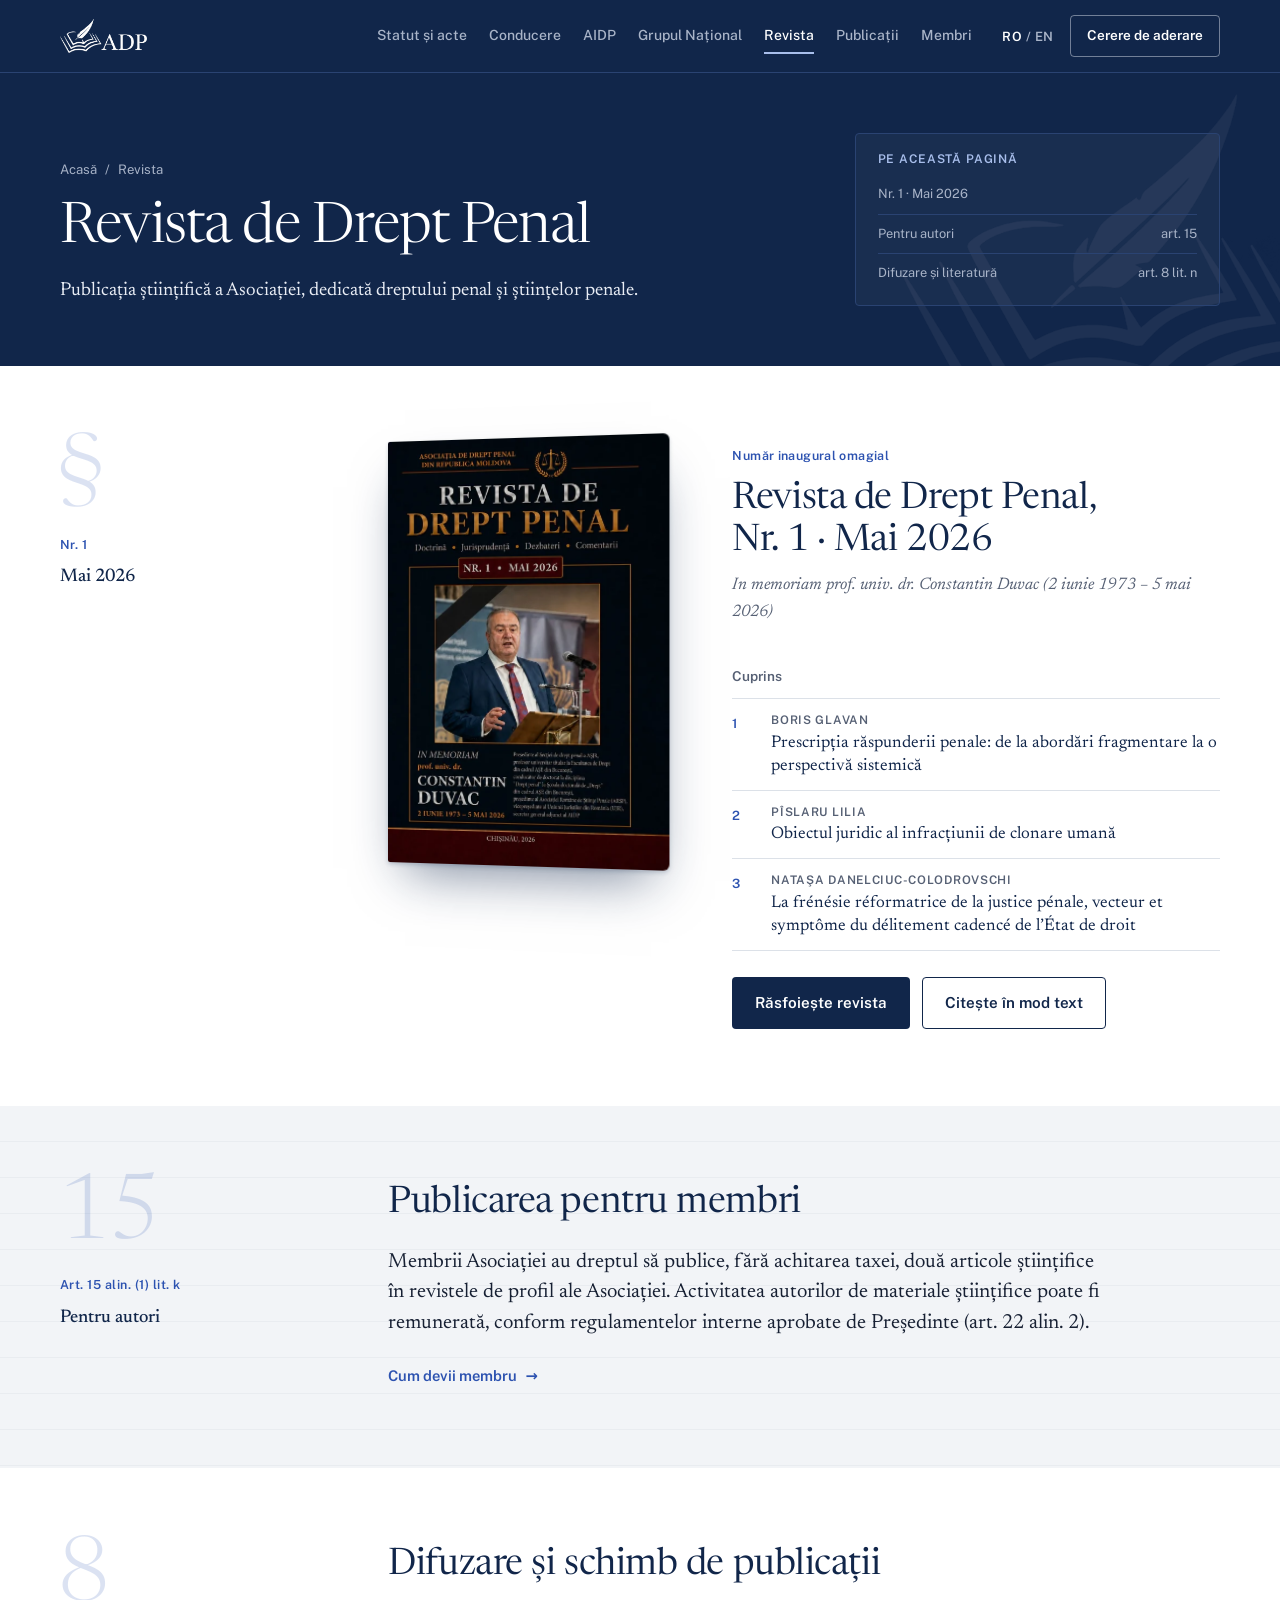
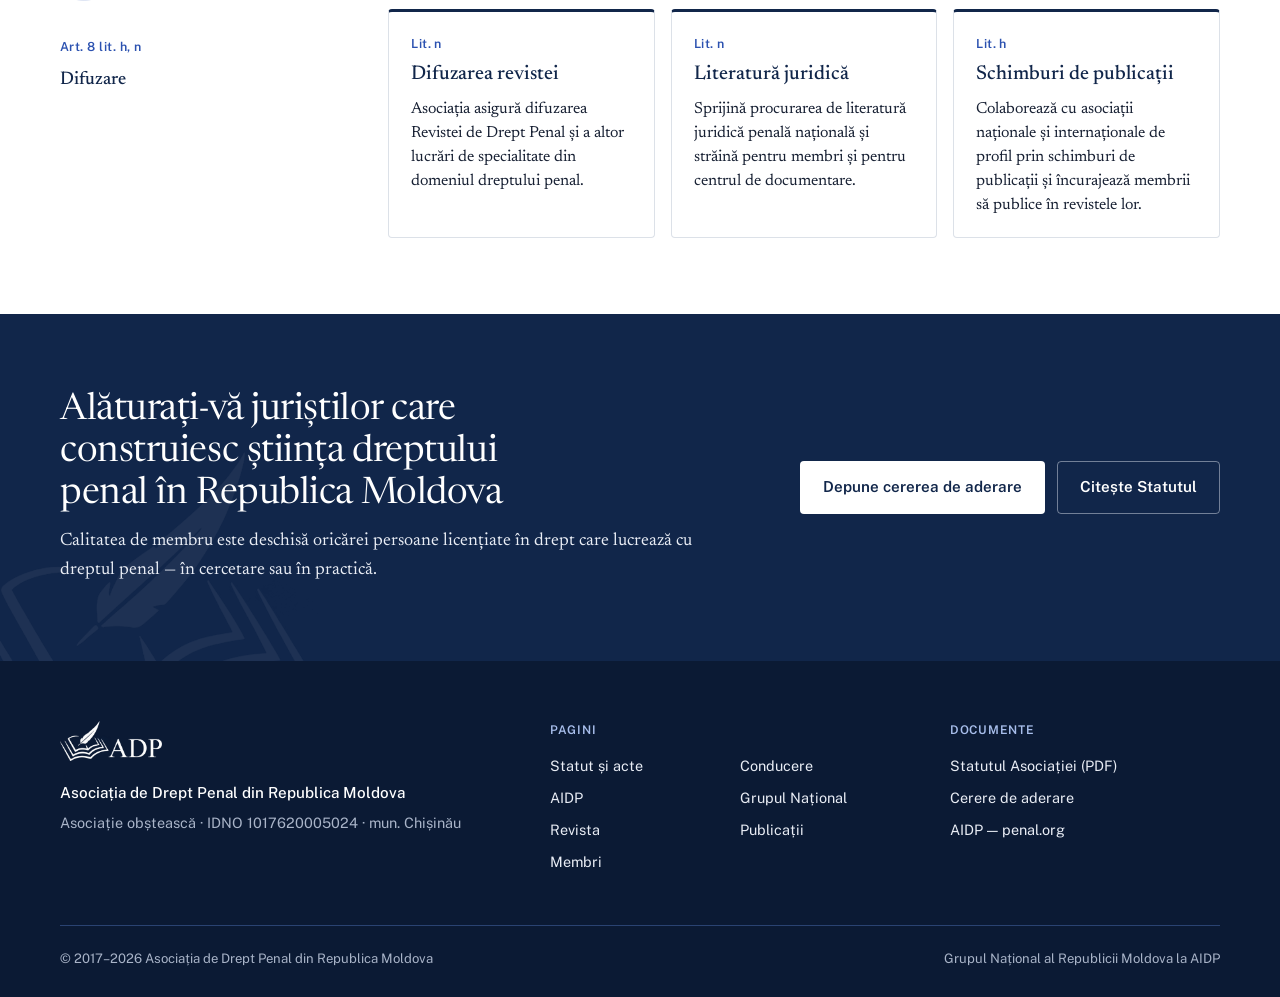
<file: revista.html>
<!DOCTYPE html>
<html lang="ro" class="no-js">
<head>
<meta charset="UTF-8" />
<meta name="viewport" content="width=device-width, initial-scale=1" />
<title data-i18n="meta.revista">Revista de Drept Penal — Asociația de Drept Penal</title>
<meta name="description" content="Revista de Drept Penal, publicația științifică a Asociației de Drept Penal din Republica Moldova." />
<meta name="theme-color" content="#11264a" />
<meta property="og:title" content="Revista de Drept Penal — Asociația de Drept Penal" />
<meta property="og:description" content="Revista de Drept Penal, publicația științifică a Asociației de Drept Penal din Republica Moldova." />
<meta property="og:type" content="website" />
<meta property="og:image" content="https://adprm.md/assets/img/og.png" />
<link rel="icon" type="image/png" href="assets/img/favicon.png" />
<link rel="preconnect" href="https://fonts.googleapis.com" />
<link rel="preconnect" href="https://fonts.gstatic.com" crossorigin />
<link href="https://fonts.googleapis.com/css2?family=Newsreader:ital,opsz,wght@0,6..72,300..600;1,6..72,300..500&amp;family=Public+Sans:wght@400;500;600&amp;display=swap" rel="stylesheet" />
<link rel="stylesheet" href="assets/css/styles.css" />
<script>document.documentElement.className="js";</script>
</head>
<body>
<a class="skip" href="#continut" data-i18n="ui.skip">Salt la conținut</a>
<header class="site-header" id="header">
  <div class="wrap site-header__bar">
    <a class="brand" href="index.html" aria-label="Asociația de Drept Penal — pagina principală"><img src="assets/img/adp-logo-alb.png" alt="ADP" width="87" height="34" /></a>
    <nav class="menu" id="menu" aria-label="Navigare principală">
      <a href="acte.html" data-i18n="nav.acte">Statut și acte</a>
      <a href="conducere.html" data-i18n="nav.conducere">Conducere</a>
      <a href="aidp.html" data-i18n="nav.aidp">AIDP</a>
      <a href="grup-national.html" data-i18n="nav.gn">Grupul Național</a>
      <a href="revista.html" aria-current="page" data-i18n="nav.revista">Revista</a>
      <a href="publicatii.html" data-i18n="nav.publicatii">Publicații</a>
      <a href="membri.html" data-i18n="nav.membri">Membri</a>
      <a class="menu__cta" href="membri.html#aderare" data-i18n="nav.cta">Cerere de aderare</a>
    </nav>
    <div class="tools">
      <button class="lang" id="lang" type="button" aria-label="Schimbă limba / Switch language"><span data-l="ro">RO</span> / <span data-l="en">EN</span></button>
      <a class="btn btn-ghost" href="membri.html#aderare" data-i18n="nav.cta">Cerere de aderare</a>
      <button class="burger" id="burger" type="button" aria-label="Meniu" aria-expanded="false" aria-controls="menu"><span></span><span></span><span></span></button>
    </div>
  </div>
</header>
<main id="continut">
<section class="page-head">
  <img class="hero__mark" src="assets/img/adp-semn-alb.png" alt="" aria-hidden="true" width="574" height="481" />
  <div class="wrap page-head__grid">
    <div>
      <nav class="crumbs" aria-label="Breadcrumb"><a href="index.html" data-i18n="crumb.home">Acasă</a><span aria-hidden="true">/</span><span data-i18n="nav.revista">Revista</span></nav>
      <h1 class="display" data-i18n="rev.h1">Revista de Drept Penal</h1>
      <p class="page-head__lead" data-i18n="rev.lead">Publicația științifică a Asociației, dedicată dreptului penal și științelor penale.</p>
      
    </div>
    <nav class="onpage" aria-label="Pe această pagină">
      <p data-i18n="ui.onpage">Pe această pagină</p>
        <a href="#arhiva"><span data-i18n="op.r.1">Nr. 1 · Mai 2026</span></a>
        <a href="#autori"><span data-i18n="op.r.2">Pentru autori</span><span>art. 15</span></a>
        <a href="#difuzare"><span data-i18n="op.r.3">Difuzare și literatură</span><span>art. 8 lit. n</span></a>
    </nav>
  </div>
</section>

<section class="sec" id="arhiva">
  <div class="wrap folio">
    <div class="folio__margin"><div class="folio__margin-inner">
      <span class="folio__num" aria-hidden="true">§</span>
      <span class="cite" data-i18n="rev.e.c">Nr. 1</span>
      <span class="cite-name" data-i18n="rev.e.n">Mai 2026</span>
      
    </div></div>
    <div class="folio__main">
      <div class="issue">
        <a class="issue__cover" href="revista-nr-1.html" aria-label="Răsfoiește Revista de Drept Penal, Nr. 1">
          <img src="assets/revista/nr-1/coperta-mica.webp" width="520" height="780" alt="Coperta Revistei de Drept Penal, Nr. 1, mai 2026" />
        </a>
        <div>
          <span class="card__tag" data-i18n="iss.kicker">Număr inaugural omagial</span>
          <h2 class="h2" data-i18n="iss.t">Revista de Drept Penal, Nr. 1 · Mai 2026</h2>
          <p class="issue__mem" data-i18n="iss.mem">In memoriam prof. univ. dr. Constantin Duvac (2 iunie 1973 – 5 mai 2026)</p>
          <p class="domains-label" data-i18n="iss.label">Cuprins</p>
          <ol class="issue__list">
            <li><a href="revista-nr-1.html#a1"><span class="issue__au">Boris GLAVAN</span><span class="issue__ti">Prescripția răspunderii penale: de la abordări fragmentare la o perspectivă sistemică</span></a></li>
            <li><a href="revista-nr-1.html#a2"><span class="issue__au">PÎSLARU LILIA</span><span class="issue__ti">Obiectul juridic al infracțiunii de clonare umană</span></a></li>
            <li><a href="revista-nr-1.html#a3"><span class="issue__au">Nataşa DANELCIUC-COLODROVSCHI</span><span class="issue__ti">La frénésie réformatrice de la justice pénale, vecteur et symptôme du délitement cadencé de l’État de droit</span></a></li>
          </ol>
          <div class="btns">
            <a class="btn btn-primary" href="revista-nr-1.html" data-i18n="iss.b1">Răsfoiește revista</a>
            <a class="btn btn-line" href="revista-nr-1.html#text" data-i18n="iss.b2">Citește în mod text</a>
          </div>
        </div>
      </div>
    </div>
  </div>
</section>

<section class="sec sec-tint" id="autori">
  <div class="wrap folio">
    <div class="folio__margin"><div class="folio__margin-inner">
      <span class="folio__num" aria-hidden="true">15</span>
      <span class="cite" data-i18n="rev.a.c">Art. 15 alin. (1) lit. k</span>
      <span class="cite-name" data-i18n="rev.a.n">Pentru autori</span>
      
    </div></div>
    <div class="folio__main">
      <h2 class="h2" data-i18n="rev.a.t">Publicarea pentru membri</h2>
      <div class="prose"><p class="lead" data-i18n="rev.a.p">Membrii Asociației au dreptul să publice, fără achitarea taxei, două articole științifice în revistele de profil ale Asociației. Activitatea autorilor de materiale științifice poate fi remunerată, conform regulamentelor interne aprobate de Președinte (art. 22 alin. 2).</p></div>
      <p style="margin-top:24px"><a class="arrow" href="membri.html" data-i18n="rev.a.l">Cum devii membru</a></p>
    </div>
  </div>
</section>

<section class="sec" id="difuzare">
  <div class="wrap folio">
    <div class="folio__margin"><div class="folio__margin-inner">
      <span class="folio__num" aria-hidden="true">8</span>
      <span class="cite" data-i18n="rev.d.c">Art. 8 lit. h, n</span>
      <span class="cite-name" data-i18n="rev.d.n">Difuzare</span>
      
    </div></div>
    <div class="folio__main">
      <h2 class="h2" data-i18n="rev.d.t">Difuzare și schimb de publicații</h2>
      <div class="cards">
        <article class="card"><span class="card__tag" data-i18n="revd.1.tag">Lit. n</span><h3 class="h3" data-i18n="revd.1.t">Difuzarea revistei</h3><p data-i18n="revd.1.d">Asociația asigură difuzarea Revistei de Drept Penal și a altor lucrări de specialitate din domeniul dreptului penal.</p></article>
        <article class="card"><span class="card__tag" data-i18n="revd.2.tag">Lit. n</span><h3 class="h3" data-i18n="revd.2.t">Literatură juridică</h3><p data-i18n="revd.2.d">Sprijină procurarea de literatură juridică penală națională și străină pentru membri și pentru centrul de documentare.</p></article>
        <article class="card"><span class="card__tag" data-i18n="revd.3.tag">Lit. h</span><h3 class="h3" data-i18n="revd.3.t">Schimburi de publicații</h3><p data-i18n="revd.3.d">Colaborează cu asociații naționale și internaționale de profil prin schimburi de publicații și încurajează membrii să publice în revistele lor.</p></article>
      </div>
    </div>
  </div>
</section>

<section class="band">
  <img class="hero__mark" src="assets/img/adp-semn-alb.png" alt="" aria-hidden="true" width="574" height="481" />
  <div class="wrap band__grid">
    <div>
      <h2 class="h2" data-i18n="band.t">Alăturați-vă juriștilor care construiesc știința dreptului penal în Republica Moldova</h2>
      <p data-i18n="band.p">Calitatea de membru este deschisă oricărei persoane licențiate în drept care lucrează cu dreptul penal — în cercetare sau în practică.</p>
    </div>
    <div class="btns">
      <a class="btn btn-light" href="membri.html#aderare" data-i18n="band.btn">Depune cererea de aderare</a>
      <a class="btn btn-ghost" href="assets/docs/statutul-adp-2025.pdf" data-i18n="band.btn2">Citește Statutul</a>
    </div>
  </div>
</section>
</main>

<footer class="site-footer">
  <div class="wrap">
    <div class="site-footer__grid">
      <div>
        <img src="assets/img/adp-logo-alb.png" alt="ADP" width="102" height="40" loading="lazy" />
        <b data-i18n="foot.name">Asociația de Drept Penal din Republica Moldova</b>
        <p data-i18n="foot.legal">Asociație obștească · IDNO 1017620005024 · mun. Chișinău</p>
      </div>
      <nav class="site-footer__nav" aria-label="Subsol">
        <h2 data-i18n="foot.nav">Pagini</h2>
        <ul>
          <li><a href="acte.html" data-i18n="nav.acte">Statut și acte</a></li>
          <li><a href="conducere.html" data-i18n="nav.conducere">Conducere</a></li>
          <li><a href="aidp.html" data-i18n="nav.aidp">AIDP</a></li>
          <li><a href="grup-national.html" data-i18n="nav.gn">Grupul Național</a></li>
          <li><a href="revista.html" data-i18n="nav.revista">Revista</a></li>
          <li><a href="publicatii.html" data-i18n="nav.publicatii">Publicații</a></li>
          <li><a href="membri.html" data-i18n="nav.membri">Membri</a></li>
        </ul>
      </nav>
      <div>
        <h2 data-i18n="foot.docs">Documente</h2>
        <ul>
          <li><a href="assets/docs/statutul-adp-2025.pdf" data-i18n="foot.statut">Statutul Asociației (PDF)</a></li>
          <li><a href="membri.html#aderare" data-i18n="foot.join">Cerere de aderare</a></li>
          <li><a href="https://www.penal.org" rel="noopener" target="_blank">AIDP — penal.org</a></li>
        </ul>
      </div>
    </div>
    <div class="site-footer__bar">
      <span>© 2017–<span id="year">2026</span> <span data-i18n="foot.rights">Asociația de Drept Penal din Republica Moldova</span></span>
      <span data-i18n="foot.aidp">Grupul Național al Republicii Moldova la AIDP</span>
    </div>
  </div>
</footer>

<script src="assets/js/main.js"></script>
</body>
</html>
</file>
<file: assets/css/styles.css>
/* ===================================================================
   ADP — Asociația de Drept Penal din Republica Moldova
   Paper, logo navy and the blue of the official seal.
   Layout follows an annotated legal text: a margin column carries the
   Statute reference and a gloss, the main column carries the content.
   =================================================================== */

:root{
  --navy:#11264a;          /* logo field */
  --navy-deep:#0b1a34;     /* footer */
  --navy-line:#2a4372;     /* rules on navy */
  --paper:#ffffff;
  --paper-2:#f2f4f7;       /* tinted bands */
  --paper-3:#e8ecf2;
  --text:#172033;
  --muted:#566074;
  --rule:#dce1e8;
  --seal:#2c52b0;          /* stamp blue — links, letters, focus */
  --seal-soft:#a8beeb;     /* seal blue on navy */
  --on-navy:#e9edf5;
  --on-navy-muted:#a9b4c8;

  --serif:"Newsreader",Georgia,"Times New Roman",serif;
  --sans:"Public Sans",system-ui,-apple-system,"Segoe UI",sans-serif;

  --wrap:1240px;
  --gutter:clamp(16px,4vw,40px);
  --sec:clamp(48px,6vw,80px);
  --radius:4px;
  --shadow:0 1px 2px rgba(17,38,74,.06),0 12px 32px -18px rgba(17,38,74,.28);
}

*,*::before,*::after{box-sizing:border-box}
*{margin:0;padding:0}
/* The canvas behind the page shows when the browser overscrolls (rubber-band).
   Paint it navy at the top and footer navy at the bottom, and turn the bounce off
   where supported, so the white body never peeks out. */
html{
  scroll-behavior:smooth;-webkit-text-size-adjust:100%;
  background:linear-gradient(to bottom,var(--navy) 0 50%,var(--navy-deep) 50% 100%);
  background-color:var(--navy-deep);
  overscroll-behavior-y:none;
}
@media (prefers-reduced-motion:reduce){html{scroll-behavior:auto}*{transition:none!important}}
body{
  background:var(--paper);
  color:var(--text);
  font-family:var(--serif);
  font-size:1.125rem;
  line-height:1.6;
  font-optical-sizing:auto;
  -webkit-font-smoothing:antialiased;
  text-rendering:optimizeLegibility;
  overflow-x:hidden;
}
img{max-width:100%;height:auto;display:block}
a{color:inherit}
ul,ol{list-style:none}
:focus-visible{outline:2px solid var(--seal);outline-offset:3px;border-radius:2px}
.skip{position:absolute;left:-9999px;top:8px;background:var(--paper);color:var(--navy);padding:8px 14px;font-family:var(--sans);font-size:.9rem;z-index:100}
.skip:focus{left:8px}
[id]{scroll-margin-top:88px}

.wrap{max-width:var(--wrap);margin:0 auto;padding:0 var(--gutter)}

/* ---------- type ---------- */
.display{
  font-family:var(--serif);
  font-weight:340;
  font-size:clamp(2.4rem,5.2vw,4.4rem);
  line-height:1.04;
  letter-spacing:-.018em;
  font-variation-settings:"opsz" 72;
}
.h2{
  font-family:var(--serif);
  font-weight:380;
  font-size:clamp(1.8rem,2.9vw,2.45rem);
  line-height:1.12;
  letter-spacing:-.012em;
  font-variation-settings:"opsz" 60;
  color:var(--navy);
}
.h3{
  font-family:var(--serif);
  font-weight:500;
  font-size:1.25rem;
  line-height:1.25;
  color:var(--navy);
}
.h2,.display,.h3{text-wrap:balance}
.lead{font-size:clamp(1.18rem,1.6vw,1.33rem);line-height:1.5;color:var(--text)}
.prose p+p{margin-top:1em}
.prose a,.link{color:var(--seal);text-decoration:underline;text-decoration-thickness:1px;text-underline-offset:3px}
.prose a:hover,.link:hover{text-decoration-thickness:2px}
.muted{color:var(--muted)}
.label{font-family:var(--sans);font-size:.78rem;font-weight:600;letter-spacing:.06em;text-transform:uppercase;color:var(--muted)}

/* Statute citation — the recurring device */
.cite{
  display:inline-block;
  font-family:var(--sans);
  font-size:.78rem;
  font-weight:600;
  letter-spacing:.04em;
  color:var(--seal);
}
.cite-name{
  display:block;
  margin-top:6px;
  font-family:var(--serif);
  font-size:1.15rem;
  font-weight:500;
  color:var(--navy);
  line-height:1.3;
}
/* gloss: a verbatim line from the Statute in the margin */
.gloss{margin-top:26px;padding:18px 0 0;border-top:1px solid var(--rule);max-width:17em}
.gloss q{display:block;font-style:italic;font-size:1.02rem;line-height:1.5;color:var(--text);quotes:"„" "”"}
.gloss span{display:block;margin-top:8px;font-family:var(--sans);font-size:.78rem;font-weight:500;color:var(--muted)}

/* ---------- buttons ---------- */
.btn{
  display:inline-flex;align-items:center;justify-content:center;gap:10px;
  font-family:var(--sans);font-size:.95rem;font-weight:600;
  text-decoration:none;
  padding:13px 22px;
  border-radius:var(--radius);
  border:1px solid transparent;
  cursor:pointer;
  transition:background-color .2s,color .2s,border-color .2s;
}
.btn-primary{background:var(--navy);color:#fff}
.btn-primary:hover{background:var(--seal)}
.btn-light{background:#fff;color:var(--navy)}
.btn-light:hover{background:var(--seal-soft)}
.btn-ghost{border-color:rgba(233,237,245,.45);color:#fff;background:transparent}
.btn-ghost:hover{border-color:#fff;background:rgba(255,255,255,.06)}
.btn-line{border-color:var(--navy);color:var(--navy);background:transparent}
.btn-line:hover{background:var(--navy);color:#fff}
.btns{display:flex;flex-wrap:wrap;gap:12px;margin-top:26px}
.arrow{font-family:var(--sans);font-weight:600;font-size:.92rem;color:var(--seal);text-decoration:none;display:inline-flex;gap:8px;align-items:center}
.arrow::after{content:"→";transition:transform .2s}
.arrow:hover::after{transform:translateX(3px)}

/* ---------- header ---------- */
.site-header{
  position:sticky;top:0;z-index:50;
  background:var(--navy);
  color:var(--on-navy);
  border-bottom:1px solid var(--navy-line);
}
.site-header__bar{display:flex;align-items:center;gap:28px;height:72px}
.brand{display:block;flex:none}
.brand img{height:34px;width:auto}
.menu{display:flex;gap:22px;margin-left:auto}
.menu a{
  font-family:var(--sans);font-size:.875rem;font-weight:500;
  color:var(--on-navy-muted);text-decoration:none;
  padding:6px 0;border-bottom:2px solid transparent;
  transition:color .2s,border-color .2s;
  white-space:nowrap;
}
.menu a:hover{color:#fff}
.menu a[aria-current="page"]{color:#fff;border-bottom-color:var(--seal-soft)}
.tools{display:flex;align-items:center;gap:14px}
.lang{
  font-family:var(--sans);font-size:.8rem;font-weight:600;letter-spacing:.04em;
  background:none;border:0;color:var(--on-navy-muted);cursor:pointer;padding:6px 2px;
}
.lang .on{color:#fff}
.lang:hover{color:#fff}
.tools .btn{padding:9px 16px;font-size:.85rem}
.burger{display:none;background:none;border:0;width:40px;height:40px;cursor:pointer;color:#fff;position:relative}
.burger span{position:absolute;left:10px;right:10px;height:1.5px;background:currentColor;transition:transform .25s,opacity .25s}
.burger span:nth-child(1){top:14px}.burger span:nth-child(2){top:20px}.burger span:nth-child(3){top:26px}
.menu-open .burger span:nth-child(1){transform:translateY(6px) rotate(45deg)}
.menu-open .burger span:nth-child(2){opacity:0}
.menu-open .burger span:nth-child(3){transform:translateY(-6px) rotate(-45deg)}

@media (max-width:1120px){
  .burger{display:block}
  .tools .btn{display:none}
  .menu{
    display:none;
    position:absolute;left:0;right:0;top:72px;
    flex-direction:column;gap:0;
    background:var(--navy);
    border-bottom:1px solid var(--navy-line);
    padding:8px var(--gutter) 24px;
  }
  .menu a{font-size:1rem;padding:14px 0;border-bottom:1px solid var(--navy-line)}
  .menu a[aria-current="page"]{border-bottom-color:var(--navy-line);color:var(--seal-soft)}
  .menu-open .menu{display:flex}
  .menu .menu__cta{display:block;margin-top:18px;border:0;color:#fff;font-weight:600}
  .tools{margin-left:auto}
}
@media (min-width:1121px){.menu .menu__cta{display:none}}

/* ---------- hero (home) ---------- */
.hero{position:relative;overflow:hidden;background:var(--navy);color:var(--on-navy);padding:clamp(48px,6.5vw,88px) 0 clamp(104px,10vw,136px)}
.hero__mark{position:absolute;right:-60px;bottom:-90px;width:min(620px,52vw);opacity:.055;pointer-events:none;user-select:none}
.hero__grid{position:relative;display:grid;grid-template-columns:minmax(0,7fr) minmax(0,5fr);gap:clamp(40px,6vw,88px);align-items:end}
.hero__kicker{font-family:var(--sans);font-size:.85rem;font-weight:500;color:var(--on-navy-muted);margin-bottom:26px;display:flex;flex-wrap:wrap;gap:6px 14px}
.hero__kicker span+span::before{content:"";display:inline-block;width:4px;height:4px;border-radius:50%;background:var(--seal-soft);margin-right:14px;vertical-align:middle}
.hero .display{color:#fff}
.hero__lead{margin-top:26px;max-width:34em;font-size:clamp(1.15rem,1.6vw,1.3rem);line-height:1.55;color:var(--on-navy)}
.hero__actions{display:flex;flex-wrap:wrap;gap:14px;margin-top:36px}

.registry{background:rgba(255,255,255,.035);border:1px solid var(--navy-line);border-radius:var(--radius);padding:6px 24px 10px}
.registry__title{font-family:var(--sans);font-size:.75rem;font-weight:600;letter-spacing:.07em;text-transform:uppercase;color:var(--seal-soft);padding:14px 0 6px}
.registry dl div{display:grid;grid-template-columns:7.5em 1fr;gap:14px;padding:11px 0;border-top:1px solid var(--navy-line)}
.registry dt{font-family:var(--sans);font-size:.8rem;color:var(--on-navy-muted);padding-top:2px}
.registry dd{font-size:1rem;line-height:1.4;color:#fff}
.registry .num{font-family:var(--sans);font-variant-numeric:tabular-nums;letter-spacing:.03em;font-size:.93rem}

/* quick-access strip overlapping the hero */
.quick{position:relative;z-index:2;margin-top:-64px}
.quick__grid{display:grid;grid-template-columns:repeat(4,minmax(0,1fr));background:var(--paper);border-radius:var(--radius);box-shadow:var(--shadow);border:1px solid var(--rule)}
.quick a{display:flex;flex-direction:column;gap:6px;padding:24px 24px 22px;text-decoration:none;border-left:1px solid var(--rule);transition:background-color .2s}
.quick a:first-child{border-left:0}
.quick a:hover{background:var(--paper-2)}
.quick .h3{font-size:1.15rem}
.quick p{font-size:.98rem;line-height:1.45;color:var(--muted)}
.quick .arrow{margin-top:auto;padding-top:10px}
@media (max-width:960px){
  .quick__grid{grid-template-columns:repeat(2,minmax(0,1fr))}
  .quick a:nth-child(3){border-left:0}
  .quick a:nth-child(n+3){border-top:1px solid var(--rule)}
}
@media (max-width:520px){
  .quick__grid{grid-template-columns:1fr}
  .quick a{border-left:0}
  .quick a+a{border-top:1px solid var(--rule)}
}

/* ---------- page head (subpages) ---------- */
.page-head{position:relative;overflow:hidden;background:var(--navy);color:var(--on-navy);padding:clamp(36px,5vw,60px) 0 clamp(40px,5vw,60px)}
.page-head .hero__mark{width:min(420px,40vw);bottom:-80px;right:-40px}
.page-head__grid{position:relative;display:grid;grid-template-columns:minmax(0,8fr) minmax(0,4fr);gap:clamp(32px,5vw,72px);align-items:end}
.crumbs{font-family:var(--sans);font-size:.82rem;color:var(--on-navy-muted);margin-bottom:20px}
.crumbs a{color:var(--on-navy-muted);text-decoration:none}
.crumbs a:hover{color:#fff}
.crumbs span[aria-hidden]{margin:0 8px}
.page-head .display{color:#fff;font-size:clamp(2.2rem,4.4vw,3.5rem)}
.page-head__lead{margin-top:18px;max-width:36em;font-size:1.18rem;line-height:1.55}
.page-head .cite{color:var(--seal-soft);margin-top:20px}
.onpage{border:1px solid var(--navy-line);background:rgba(255,255,255,.035);border-radius:var(--radius);padding:16px 22px 12px}
.onpage p{font-family:var(--sans);font-size:.75rem;font-weight:600;letter-spacing:.07em;text-transform:uppercase;color:var(--seal-soft);margin-bottom:6px}
.onpage a{display:flex;justify-content:space-between;gap:12px;padding:9px 0;border-top:1px solid var(--navy-line);font-family:var(--sans);font-size:.9rem;color:var(--on-navy);text-decoration:none}
.onpage a:first-of-type{border-top:0}
.onpage a span{color:var(--on-navy-muted);font-size:.8rem;white-space:nowrap}
.onpage a:hover{color:#fff}
@media (max-width:860px){.page-head__grid{grid-template-columns:1fr;align-items:start}}

/* ---------- sections + folio grid ---------- */
.sec{padding:var(--sec) 0}
.sec-tint{background:var(--paper-2)}
.sec + .sec{border-top:1px solid var(--rule)}
.sec-tint + .sec,.sec + .sec-tint{border-top:0}

.folio{display:grid;grid-template-columns:minmax(0,3fr) minmax(0,9fr);gap:clamp(28px,4vw,56px)}
.folio__margin{position:relative}
.folio__margin-inner{position:sticky;top:100px}
.folio__main > .h2{max-width:22em}
.folio__main > .h2 + *{margin-top:22px}
.folio__main .prose{max-width:40em}
.intro{max-width:44em;color:var(--muted);font-size:1.08rem}

@media (max-width:860px){
  .folio{grid-template-columns:1fr;gap:14px}
  .folio__margin-inner{position:static;display:flex;flex-wrap:wrap;align-items:baseline;gap:4px 10px}
  .cite-name{display:inline;margin:0;font-family:var(--sans);font-size:.85rem;color:var(--muted)}
  .gloss{display:none}
}

/* two columns inside the main column */
.split{display:grid;grid-template-columns:minmax(0,7fr) minmax(0,5fr);gap:clamp(28px,4vw,52px);align-items:start}
@media (max-width:1000px){.split{grid-template-columns:1fr}}

/* ---------- facts panel ---------- */
.facts{background:var(--paper-2);border-radius:var(--radius);padding:8px 24px 12px;border-top:3px solid var(--navy)}
.sec-tint .facts{background:var(--paper)}
.facts .label{display:block;padding:14px 0 4px}
.facts div{display:grid;grid-template-columns:1fr;gap:2px;padding:10px 0;border-top:1px solid var(--rule)}
.facts dt{font-family:var(--sans);font-size:.78rem;color:var(--muted)}
.facts dd{font-size:1rem;line-height:1.4}
.facts a{color:var(--seal)}

/* ---------- principles ---------- */
.principles{display:grid;grid-template-columns:repeat(4,minmax(0,1fr));gap:1px;background:var(--rule);border:1px solid var(--rule);border-radius:var(--radius);overflow:hidden;margin-top:36px}
.principles li{background:var(--paper);padding:20px 20px 18px}
.principles .cite{font-size:.72rem}
.principles .h3{font-size:1.12rem;margin-top:6px}
.principles p{margin-top:6px;font-size:.96rem;line-height:1.45;color:var(--muted)}
@media (max-width:1000px){.principles{grid-template-columns:repeat(2,minmax(0,1fr))}}
@media (max-width:520px){.principles{grid-template-columns:1fr}}

/* ---------- domain index ---------- */
.domains-label{font-family:var(--sans);font-size:.85rem;font-weight:600;color:var(--muted);margin-top:40px}
.domains{display:grid;grid-template-columns:repeat(4,minmax(0,1fr));gap:10px;margin-top:14px}
.domains li{background:var(--paper-2);border-left:2px solid var(--seal);padding:12px 14px;font-size:1rem;line-height:1.3;border-radius:0 var(--radius) var(--radius) 0}
.sec-tint .domains li{background:var(--paper)}
@media (max-width:1000px){.domains{grid-template-columns:repeat(2,minmax(0,1fr))}}

/* ---------- cards ---------- */
.cards{display:grid;grid-template-columns:repeat(3,minmax(0,1fr));gap:16px;margin-top:30px}
.cards-2{grid-template-columns:repeat(2,minmax(0,1fr))}
.card{display:flex;flex-direction:column;background:var(--paper);border:1px solid var(--rule);border-top:3px solid var(--navy);border-radius:var(--radius);padding:22px 22px 20px}
.sec-tint .card{border-color:var(--paper-3);border-top-color:var(--navy)}
.card__tag{font-family:var(--sans);font-size:.78rem;font-weight:600;letter-spacing:.03em;color:var(--seal)}
.card .h3{margin-top:8px}
.card__who{font-size:1rem;color:var(--muted);margin-top:2px}
.card p{margin-top:10px;font-size:1rem;line-height:1.5}
.card__foot{margin-top:auto;padding-top:16px;display:flex;flex-wrap:wrap;align-items:center;justify-content:space-between;gap:10px}
.card__meta{font-family:var(--sans);font-size:.8rem;color:var(--muted)}
.status{display:inline-block;font-family:var(--sans);font-size:.78rem;font-weight:500;color:var(--muted);background:var(--paper-2);padding:5px 10px;border-radius:var(--radius)}
@media (max-width:1000px){.cards{grid-template-columns:repeat(2,minmax(0,1fr))}}
@media (max-width:620px){.cards,.cards-2{grid-template-columns:1fr}}

/* ---------- full text of Art. 8 ---------- */
.fulltext{margin-top:28px;border:1px solid var(--rule);border-radius:var(--radius);background:var(--paper)}
.sec-tint .fulltext{border-color:var(--paper-3)}
.fulltext summary{cursor:pointer;list-style:none;display:flex;justify-content:space-between;align-items:center;gap:16px;padding:16px 22px;font-family:var(--sans);font-size:.92rem;font-weight:600;color:var(--navy)}
.fulltext summary::-webkit-details-marker{display:none}
.fulltext summary::after{content:"+";font-size:1.3rem;font-weight:400;color:var(--seal);line-height:1}
.fulltext[open] summary::after{content:"–"}
.fulltext summary:hover{color:var(--seal)}
.lit{padding:0 22px 10px}
.lit li{display:grid;grid-template-columns:2.2em 1fr;gap:6px;padding:12px 0;border-top:1px solid var(--rule)}
.lit__m{font-style:italic;font-weight:500;color:var(--seal);font-size:1.1rem;line-height:1.5}
.lit p{font-size:1.04rem;line-height:1.5}

/* ---------- Statute feature ---------- */
.statute{display:grid;grid-template-columns:minmax(0,5fr) minmax(0,7fr);gap:clamp(32px,5vw,64px);align-items:start}
.stack{position:sticky;top:110px;padding:0 18% 14% 0;max-width:420px}
.stack a{display:block}
.stack img{border:1px solid var(--rule);box-shadow:var(--shadow);background:#fff}
.stack .stack__back{position:absolute;right:0;bottom:0;width:82%;transform:rotate(3deg);transform-origin:bottom right}
.stack .stack__front{position:relative;transform:rotate(-1.5deg);transition:transform .3s}
.stack a:hover .stack__front{transform:rotate(0)}
.toc{margin-top:22px;border-top:1px solid var(--rule)}
.toc li{display:grid;grid-template-columns:1fr auto;gap:16px;padding:10px 0;border-bottom:1px solid var(--rule);font-size:1.02rem;line-height:1.35}
.toc li span{font-family:var(--sans);font-size:.8rem;font-weight:500;color:var(--muted);white-space:nowrap;padding-top:2px}
.toc a{text-decoration:none;color:var(--navy)}
.toc a:hover{color:var(--seal);text-decoration:underline;text-underline-offset:3px}
.meta-line{display:flex;flex-wrap:wrap;gap:6px 18px;margin-top:14px;font-family:var(--sans);font-size:.85rem;color:var(--muted)}
.meta-line b{font-weight:600;color:var(--text)}
@media (max-width:860px){.statute{grid-template-columns:1fr}.stack{position:relative;top:0;max-width:300px}}

/* ---------- plain bullet list ---------- */
.list{max-width:44em}
.list li{position:relative;padding:8px 0 8px 26px;line-height:1.5}
.list li::before{content:"";position:absolute;left:2px;top:1.02em;width:10px;height:1px;background:var(--seal)}
.list-2{display:grid;grid-template-columns:repeat(2,minmax(0,1fr));column-gap:40px;max-width:none}
@media (max-width:760px){.list-2{grid-template-columns:1fr}}

/* ---------- steps (real sequence: Art. 13) ---------- */
.steps{display:grid;grid-template-columns:repeat(3,minmax(0,1fr));gap:clamp(14px,2vw,22px);margin-top:28px;counter-reset:step}
.steps li{counter-increment:step;background:var(--paper);border:1px solid var(--rule);border-radius:var(--radius);padding:18px 20px 20px}
.sec-tint .steps li{border-color:var(--paper-3)}
.steps li::before{content:counter(step);display:grid;place-items:center;width:28px;height:28px;border-radius:50%;background:var(--navy);color:#fff;font-family:var(--sans);font-size:.8rem;font-weight:600;margin-bottom:12px}
.steps p{font-size:.98rem;line-height:1.5;color:var(--muted);margin-top:8px}
@media (max-width:860px){.steps{grid-template-columns:1fr}}

/* highlight box (rights) */
.box{background:var(--navy);color:var(--on-navy);border-radius:var(--radius);padding:24px 26px 26px}
.box .label{color:var(--seal-soft)}
.box .h3{color:#fff;margin-top:6px}
.box .list{margin-top:10px}
.box .list li{color:var(--on-navy);font-size:1rem}
.box .list li::before{background:var(--seal-soft)}
.box .btn{margin-top:18px;width:100%}

/* ---------- document (Acte) ---------- */
.doc__meta{margin-top:18px}
.doc__meta div{display:grid;grid-template-columns:8em 1fr;gap:12px;padding:8px 0;border-bottom:1px solid var(--rule);font-size:1rem}
.doc__meta dt{font-family:var(--sans);font-size:.82rem;color:var(--muted);padding-top:3px}

.notice{margin-top:22px;background:var(--paper);border:1px solid var(--rule);border-left:3px solid var(--seal);border-radius:var(--radius);padding:16px 20px;max-width:44em}
.sec-tint .notice{border-color:var(--paper-3);border-left-color:var(--seal)}
.notice b{font-family:var(--sans);font-size:.88rem;font-weight:600;display:block;margin-bottom:4px;color:var(--navy)}
.notice p{font-size:1rem;color:var(--muted)}

/* ---------- CTA band ---------- */
.band{position:relative;overflow:hidden;background:var(--navy);color:var(--on-navy);padding:clamp(48px,6vw,76px) 0}
.band .hero__mark{width:min(380px,40vw);right:auto;left:-60px;bottom:-110px}
.band__grid{position:relative;display:flex;flex-wrap:wrap;align-items:center;justify-content:space-between;gap:28px}
.band .h2{color:#fff;max-width:18em}
.band p{margin-top:12px;max-width:36em;color:var(--on-navy)}
.band .btns{margin-top:0}

/* ---------- form ---------- */
.form-wrap{display:grid;grid-template-columns:minmax(0,8fr) minmax(0,4fr);gap:clamp(24px,4vw,40px);align-items:start;margin-top:26px}
.form{display:grid;grid-template-columns:repeat(2,minmax(0,1fr));gap:20px 22px;background:var(--paper);border:1px solid var(--paper-3);border-radius:var(--radius);padding:clamp(20px,3vw,32px)}
.field{display:flex;flex-direction:column;gap:7px;min-width:0}
.field-full{grid-column:1/-1}
.field label,.check{font-family:var(--sans);font-size:.85rem;font-weight:500;color:var(--text)}
.field label i{font-style:normal;color:var(--seal)}
.field input,.field select,.field textarea{
  width:100%;min-width:0;
  font-family:var(--sans);font-size:1rem;color:var(--text);
  background-color:var(--paper);
  border:1px solid #c5cdd9;border-radius:var(--radius);
  padding:12px 14px;
  transition:border-color .2s,box-shadow .2s;
}
.field select{appearance:none;background-image:linear-gradient(45deg,transparent 50%,var(--muted) 50%),linear-gradient(135deg,var(--muted) 50%,transparent 50%);background-position:calc(100% - 19px) 52%,calc(100% - 14px) 52%;background-size:5px 5px;background-repeat:no-repeat;padding-right:40px;text-overflow:ellipsis}
.field textarea{resize:vertical;min-height:110px}
.field input:focus,.field select:focus,.field textarea:focus{outline:none;border-color:var(--seal);box-shadow:0 0 0 3px rgba(44,82,176,.15)}
.check{grid-column:1/-1;display:grid;grid-template-columns:20px minmax(0,1fr);gap:12px;align-items:start;font-weight:400;line-height:1.5;font-size:.9rem}
.check input{width:18px;height:18px;margin-top:2px;accent-color:var(--navy)}
.form__foot{grid-column:1/-1;display:flex;flex-wrap:wrap;align-items:center;gap:18px}
.form__note{font-family:var(--sans);font-size:.9rem;color:var(--muted)}
.form__note.is-error{color:#a3242f}
.form__note.is-ok{color:#1e6b45}
@media (max-width:1000px){.form-wrap{grid-template-columns:1fr}}
@media (max-width:620px){.form{grid-template-columns:1fr}}

/* ---------- footer ---------- */
.site-footer{background:var(--navy-deep);color:var(--on-navy-muted);padding:60px 0 28px;font-family:var(--sans);font-size:.9rem}
.site-footer__grid{display:grid;grid-template-columns:minmax(0,5fr) minmax(0,4fr) minmax(0,3fr);gap:40px}
.site-footer img{height:40px;width:auto;margin-bottom:20px}
.site-footer b{display:block;color:#fff;font-weight:500;font-size:.95rem;margin-bottom:6px}
.site-footer h2{font-size:.75rem;font-weight:600;letter-spacing:.06em;text-transform:uppercase;color:var(--seal-soft);margin-bottom:14px}
.site-footer ul{display:grid;gap:9px}
.site-footer__nav ul{grid-template-columns:repeat(2,minmax(0,1fr));column-gap:20px}
.site-footer a{color:var(--on-navy);text-decoration:none}
.site-footer a:hover{color:#fff;text-decoration:underline;text-underline-offset:3px}
.site-footer__bar{margin-top:52px;padding-top:22px;border-top:1px solid var(--navy-line);display:flex;flex-wrap:wrap;justify-content:space-between;gap:12px;font-size:.82rem}
@media (max-width:860px){.site-footer__grid{grid-template-columns:1fr}}

/* ---------- responsive hero ---------- */
@media (max-width:960px){
  .hero__grid{grid-template-columns:1fr;align-items:start}
}
@media (max-width:480px){
  .registry{padding:4px 18px 8px}
  .registry dl div,.facts div,.doc__meta div{grid-template-columns:1fr;gap:2px}
  .hero__actions .btn{width:100%}
}
.card p b{font-weight:500;color:var(--navy)}

/* ---------- article numeral in the margin ---------- */
.folio__num{
  display:block;
  font-family:var(--serif);font-weight:300;
  font-size:clamp(4rem,7vw,6.6rem);line-height:.85;letter-spacing:-.03em;
  font-variation-settings:"opsz" 72;
  color:rgba(44,82,176,.17);
  margin:-4px 0 16px -3px;
  white-space:nowrap;
}
@media (max-width:860px){.folio__num{display:none}}

/* ---------- strip of scanned Statute pages ---------- */
.pages{margin-top:48px;padding-top:6px;border-top:1px solid var(--rule)}
.pages__row{display:grid;grid-template-columns:repeat(6,minmax(0,1fr));gap:16px;margin-top:16px}
.pages a{display:block;text-decoration:none;color:inherit}
.pages img{border:1px solid var(--rule);box-shadow:var(--shadow);background:#fff;transition:transform .25s}
.pages a:hover img{transform:translateY(-3px)}
.pages__p{display:block;margin-top:12px;font-family:var(--sans);font-size:.75rem;font-weight:600;color:var(--seal)}
.pages__d{display:block;margin-top:2px;font-size:.92rem;line-height:1.35;color:var(--muted)}
@media (max-width:1000px){.pages__row{grid-template-columns:repeat(3,minmax(0,1fr))}}
@media (max-width:520px){.pages__row{grid-template-columns:repeat(2,minmax(0,1fr))}}

/* ---------- ruled-paper texture on tinted bands ---------- */
.sec-tint{background-color:var(--paper-2);background-image:repeating-linear-gradient(to bottom,transparent 0 35px,rgba(17,38,74,.04) 35px 36px)}

/* ---------- journal issue (revista.html) ---------- */
.issue{display:grid;grid-template-columns:minmax(0,280px) minmax(0,1fr);gap:clamp(28px,5vw,64px);align-items:start}
.issue__cover{display:block;perspective:1200px;max-width:280px}
.issue__cover img{border-radius:2px 6px 6px 2px;box-shadow:-1px 0 0 rgba(255,255,255,.25) inset,0 2px 4px rgba(17,38,74,.2),0 26px 50px -18px rgba(17,38,74,.55);transform:rotateY(-10deg);transform-origin:left center;transition:transform .5s cubic-bezier(.22,.61,.36,1)}
.issue__cover:hover img{transform:rotateY(-2deg) translateY(-4px)}
.issue .h2{margin-top:8px}
.issue__mem{margin-top:10px;font-style:italic;color:var(--muted);font-size:1.05rem}
.issue__list{counter-reset:art;margin-top:10px;border-top:1px solid var(--rule)}
.issue__list li{counter-increment:art;border-bottom:1px solid var(--rule)}
.issue__list a{display:grid;grid-template-columns:1.6em 1fr;column-gap:10px;padding:12px 0;text-decoration:none;color:inherit}
.issue__list a::before{content:counter(art);grid-row:1/3;font-family:var(--sans);font-size:.8rem;font-weight:600;color:var(--seal);padding-top:3px}
.issue__au{font-family:var(--sans);font-size:.74rem;font-weight:600;letter-spacing:.06em;text-transform:uppercase;color:var(--muted)}
.issue__ti{font-size:1.06rem;line-height:1.35;color:var(--navy);margin-top:2px}
.issue__list a:hover .issue__ti{color:var(--seal);text-decoration:underline;text-underline-offset:3px}
@media (max-width:760px){.issue{grid-template-columns:1fr}.issue__cover{max-width:200px}}
</file>
<file: assets/css/revista.css>
/* ===================================================================
   Revista de Drept Penal — reader
   Pages are laid out at a fixed logical size (600 × 900) and scaled to
   the screen, so pagination is identical at every size.
   =================================================================== */

:root{
  --navy:#11264a;
  --navy-deep:#0b1a34;
  --ink:#1d2230;
  --copper:#a8702f;
  --copper-soft:#d9c3a0;
  --paper:#fbf8f1;
  --oxblood:#5b1717;
  --ui:#e9edf5;
  --ui-muted:#a9b4c8;
  --line:#2a4372;
  --serif:"Newsreader",Georgia,"Times New Roman",serif;
  --sans:"Public Sans",system-ui,-apple-system,"Segoe UI",sans-serif;
}
*,*::before,*::after{box-sizing:border-box}
*{margin:0;padding:0}
html{background:var(--navy-deep);overscroll-behavior:none;-webkit-text-size-adjust:100%}
body{font-family:var(--sans);color:var(--ui);background:var(--navy-deep);min-height:100vh;-webkit-font-smoothing:antialiased}
button{font:inherit;color:inherit;background:none;border:0;cursor:pointer}
a{color:inherit}
:focus-visible{outline:2px solid #a8beeb;outline-offset:2px;border-radius:3px}
.sr{position:absolute;width:1px;height:1px;overflow:hidden;clip:rect(0 0 0 0);white-space:nowrap}

/* ---------- top bar ---------- */
.rbar{position:fixed;inset:0 0 auto 0;height:56px;z-index:30;display:flex;align-items:center;gap:12px;padding:0 14px;background:rgba(11,26,52,.92);backdrop-filter:blur(8px);border-bottom:1px solid var(--line)}
.rbar__back{display:flex;align-items:center;gap:10px;text-decoration:none;font-size:.85rem;color:var(--ui-muted);padding:6px 8px;border-radius:6px;white-space:nowrap}
.rbar__back:hover{color:#fff;background:rgba(255,255,255,.06)}
.rbar__back img{height:22px;width:auto}
.rbar__title{flex:1;min-width:0;text-align:center;font-family:var(--serif);font-size:1.02rem;color:#fff;white-space:nowrap;overflow:hidden;text-overflow:ellipsis}
.rbar__title span{color:var(--ui-muted);font-family:var(--sans);font-size:.8rem;margin-left:10px}
.rbar__tools{display:flex;align-items:center;gap:4px}
.tbtn{display:inline-flex;align-items:center;gap:8px;height:38px;padding:0 12px;border-radius:8px;font-size:.84rem;font-weight:500;color:var(--ui)}
.tbtn:hover{background:rgba(255,255,255,.08)}
.tbtn[aria-pressed="true"]{background:#fff;color:var(--navy)}
.tbtn svg{width:18px;height:18px;flex:none}
.lang{font-size:.78rem;font-weight:600;letter-spacing:.04em;color:var(--ui-muted);padding:0 10px;white-space:nowrap}
.lang .on{color:#fff}
@media (max-width:760px){
  .rbar__title{display:none}
  .rbar__back span{display:none}
  .tbtn .lbl{display:none}
  .rbar{justify-content:space-between}
}

/* ---------- stage ---------- */
.stage{position:fixed;inset:56px 0 64px 0;display:flex;align-items:center;justify-content:center;overflow:hidden;
  background:radial-gradient(120% 90% at 50% 45%,#1d3766 0%,#122a52 38%,#0b1a34 78%)}
.scroller{position:absolute;inset:0;overflow:hidden;overscroll-behavior:contain}
.is-zoomed .scroller{overflow:auto;cursor:grab;touch-action:pan-x pan-y}
.scroller.is-panning{cursor:grabbing;user-select:none}
.zoomwrap{display:flex;min-width:100%;min-height:100%;width:max-content;height:max-content;box-sizing:border-box}
body:not(.is-zoomed) .stage{touch-action:none}
.tv{touch-action:pan-x pan-y}
.stage::before{content:"";position:absolute;inset:0;background:repeating-linear-gradient(90deg,rgba(255,255,255,.012) 0 2px,transparent 2px 6px);pointer-events:none}
.book-box{position:relative;margin:auto;flex:none;transition:transform .75s cubic-bezier(.22,.61,.36,1);filter:drop-shadow(0 30px 40px rgba(0,0,0,.45)) drop-shadow(0 6px 10px rgba(0,0,0,.25))}
.book-box.is-fading{animation:fade .35s ease}
@keyframes fade{from{opacity:.35}to{opacity:1}}
.nav-arrow{position:absolute;top:50%;transform:translateY(-50%);width:52px;height:52px;border-radius:50%;display:grid;place-items:center;background:rgba(255,255,255,.08);color:#fff;z-index:5;transition:background .2s,opacity .2s}
.nav-arrow:hover{background:rgba(255,255,255,.18)}
.nav-arrow[disabled]{opacity:0;pointer-events:none}
.nav-arrow svg{width:22px;height:22px}
.nav-arrow--prev{left:18px}
.nav-arrow--next{right:18px}
@media (max-width:760px),(hover:none){.nav-arrow{display:none}}

/* loading */
.loading{position:absolute;inset:0;display:grid;place-items:center;z-index:4;transition:opacity .4s}
.loading.is-done{opacity:0;pointer-events:none}
.loading__card{display:flex;flex-direction:column;align-items:center;gap:18px;color:var(--ui-muted);font-size:.9rem}
.loading__card img{height:min(52vh,420px);width:auto;box-shadow:0 30px 60px rgba(0,0,0,.5);border-radius:2px 6px 6px 2px}
.loading__bar{width:180px;height:3px;background:rgba(255,255,255,.12);border-radius:2px;overflow:hidden}
.loading__bar i{display:block;height:100%;width:0;background:var(--copper-soft);transition:width .2s}

/* hint */
.hint{position:absolute;left:50%;bottom:18px;transform:translateX(-50%);background:rgba(11,26,52,.9);border:1px solid var(--line);color:var(--ui);font-size:.82rem;padding:9px 14px;border-radius:999px;z-index:6;white-space:nowrap;transition:opacity .5s,transform .5s}
.hint.is-gone{opacity:0;transform:translate(-50%,8px);pointer-events:none}

/* phones: a visible way into reading mode */
.read-pill{display:none;position:absolute;left:50%;bottom:14px;transform:translateX(-50%);align-items:center;gap:8px;background:#fff;color:var(--navy);font-size:.86rem;font-weight:600;padding:10px 16px;border-radius:999px;box-shadow:0 10px 30px rgba(0,0,0,.35);z-index:6;white-space:nowrap}
.read-pill svg{width:18px;height:18px}
@media (max-width:700px){.read-pill{display:inline-flex}.hint{top:12px;bottom:auto;white-space:normal;text-align:center;width:max-content;max-width:calc(100% - 24px);border-radius:14px}}

/* resume toast */
.toast{position:absolute;top:16px;left:50%;transform:translateX(-50%);display:flex;align-items:center;gap:12px;background:#fff;color:var(--navy);font-size:.86rem;padding:8px 8px 8px 16px;border-radius:999px;box-shadow:0 10px 30px rgba(0,0,0,.35);z-index:7;white-space:nowrap}
.toast button{background:var(--navy);color:#fff;border-radius:999px;padding:7px 14px;font-weight:600;font-size:.82rem}
.toast .x{background:none;color:var(--navy);padding:4px 8px;font-size:1.1rem;line-height:1}
.toast[hidden]{display:none}

/* ---------- zoom ---------- */
.zoom{display:flex;align-items:center;gap:2px;margin-right:6px;padding:2px;border-radius:10px;background:rgba(255,255,255,.07)}
.zoom .tbtn{width:38px;height:36px;padding:0;justify-content:center}
.zoom .tbtn[disabled]{opacity:.35;pointer-events:none}
.zlvl{min-width:54px;height:36px;border-radius:8px;font-size:.84rem;font-weight:600;font-variant-numeric:tabular-nums;color:#fff}
.zlvl:hover{background:rgba(255,255,255,.08)}
.zflash{position:fixed;left:50%;top:50%;transform:translate(-50%,-50%);z-index:60;background:rgba(11,26,52,.88);color:#fff;font-size:1.7rem;font-weight:600;font-variant-numeric:tabular-nums;padding:14px 24px;border-radius:14px;opacity:0;transition:opacity .25s;pointer-events:none}
.zflash.is-on{opacity:1}
@media (max-width:760px){.zlvl{min-width:46px;font-size:.78rem}.zoom .tbtn{width:34px}.zoom{margin-right:2px}#btnFull{display:none}.rbar{gap:6px;padding:0 8px}.rbar__tools{gap:0}.rbar .tbtn{padding:0 9px}.lang{padding:0 6px}}

/* ---------- bottom bar ---------- */
.fbar{position:fixed;inset:auto 0 0 0;height:64px;z-index:30;display:flex;align-items:center;gap:14px;padding:0 18px;background:rgba(11,26,52,.94);border-top:1px solid var(--line)}
.fbar .tbtn{padding:0 10px}
.where{min-width:150px;font-size:.84rem;color:var(--ui);font-variant-numeric:tabular-nums;text-align:center;white-space:nowrap}
.where b{font-weight:600;color:#fff}
.scrub{position:relative;flex:1;height:38px;display:flex;align-items:center}
.scrub input{width:100%;appearance:none;background:transparent;height:38px;cursor:pointer;position:relative;z-index:2}
.scrub input::-webkit-slider-runnable-track{height:4px;border-radius:2px;background:rgba(255,255,255,.16)}
.scrub input::-moz-range-track{height:4px;border-radius:2px;background:rgba(255,255,255,.16)}
.scrub input::-webkit-slider-thumb{appearance:none;width:16px;height:16px;border-radius:50%;background:#fff;margin-top:-6px;box-shadow:0 0 0 4px rgba(168,190,235,.25)}
.scrub input::-moz-range-thumb{width:16px;height:16px;border:0;border-radius:50%;background:#fff}
.scrub__ticks{position:absolute;left:8px;right:8px;top:50%;height:12px;transform:translateY(-50%);pointer-events:none;z-index:1}
.scrub__ticks i{position:absolute;top:0;width:2px;height:12px;margin-left:-1px;background:var(--copper-soft);border-radius:1px}
.scrub__tip{position:absolute;bottom:42px;transform:translateX(-50%);background:#fff;color:var(--navy);font-size:.78rem;font-weight:600;padding:5px 9px;border-radius:6px;white-space:nowrap;pointer-events:none;opacity:0;transition:opacity .15s}
.scrub__tip.is-on{opacity:1}
@media (max-width:560px){.fbar{gap:6px;padding:0 8px}.where{min-width:96px;font-size:.78rem}}

/* ---------- contents drawer ---------- */
.drawer{position:fixed;top:56px;bottom:64px;left:0;width:min(420px,92vw);z-index:40;background:#fff;color:var(--ink);transform:translateX(-102%);visibility:hidden;transition:transform .35s cubic-bezier(.22,.61,.36,1),visibility 0s linear .35s;overflow:auto;box-shadow:20px 0 60px rgba(0,0,0,.35)}
.drawer.is-open{transform:none;visibility:visible;transition:transform .35s cubic-bezier(.22,.61,.36,1),visibility 0s}
.reading .drawer{bottom:0}
.drawer__head{position:sticky;top:0;background:#fff;display:flex;justify-content:space-between;align-items:center;padding:18px 22px 12px;border-bottom:1px solid #e6e9ef}
.drawer__head h2{font-family:var(--serif);font-weight:500;font-size:1.4rem;color:var(--navy)}
.drawer__head button{font-size:1.4rem;line-height:1;color:#566074;padding:4px 8px}
.toc-list{padding:8px 0 30px}
.toc-item{display:block;width:100%;text-align:left;padding:12px 22px;border-bottom:1px solid #eef0f4}
.toc-item:hover{background:#f4f6f9}
.toc-item__top{display:flex;justify-content:space-between;gap:12px;align-items:baseline}
.toc-item__author{font-size:.74rem;font-weight:600;letter-spacing:.06em;text-transform:uppercase;color:var(--copper)}
.toc-item__pg{font-size:.8rem;color:#566074;font-variant-numeric:tabular-nums}
.toc-item__title{display:block;margin-top:4px;font-family:var(--serif);font-size:1.02rem;line-height:1.35;color:var(--navy)}
.toc-sub{display:flex;justify-content:space-between;gap:12px;width:100%;text-align:left;padding:7px 22px 7px 38px;font-family:var(--serif);font-size:.95rem;line-height:1.35;color:#3a4152}
.toc-sub:hover{background:#f4f6f9;color:var(--navy)}
.toc-sub span:last-child{font-family:var(--sans);font-size:.76rem;color:#8a92a3;white-space:nowrap;padding-top:2px}
.toc-sub.is-l1{padding-left:52px;font-size:.9rem}
.toc-cover{display:flex;justify-content:space-between;width:100%;padding:12px 22px;text-align:left;font-size:.86rem;color:#566074;border-bottom:1px solid #eef0f4}
.toc-cover:hover{background:#f4f6f9}
.scrim{position:fixed;inset:56px 0 64px 0;background:rgba(0,0,0,.35);z-index:35;opacity:0;pointer-events:none;transition:opacity .3s}
.scrim.is-on{opacity:1;pointer-events:auto}

/* ===================================================================
   BOOK PAGES (logical 600 × 900)
   =================================================================== */
.page{background:var(--paper);overflow:hidden}
.pg{position:absolute;left:0;top:0;width:600px;height:900px;transform-origin:0 0;transform:scale(var(--s,1));overflow:hidden}
.measure{position:absolute;left:-20000px;top:0;visibility:hidden}
.measure .pg{transform:none;position:relative}

/* paper */
.paper{display:flex;flex-direction:column;padding:40px 50px 28px;background:var(--paper);color:var(--ink);font-family:var(--serif);font-size:14.3px;line-height:20px;font-optical-sizing:auto;font-variation-settings:"opsz" 12}
.paper.l{background-image:linear-gradient(to left,rgba(60,40,10,.10),rgba(60,40,10,.035) 18px,rgba(60,40,10,0) 46px);padding-right:56px;padding-left:44px}
.paper.r{background-image:linear-gradient(to right,rgba(60,40,10,.10),rgba(60,40,10,.035) 18px,rgba(60,40,10,0) 46px);padding-left:56px;padding-right:44px}
.rh{flex:none;display:flex;justify-content:space-between;gap:12px;font-family:var(--sans);font-size:8.4px;font-weight:600;letter-spacing:.13em;text-transform:uppercase;color:var(--copper);padding-bottom:7px;border-bottom:.7px solid rgba(168,112,47,.45);margin-bottom:20px;min-height:17px}
.paper.r .rh{flex-direction:row-reverse}
.rh--none{visibility:hidden}
.pb{flex:1 1 auto;min-height:0;overflow:hidden}
.pn{flex:none;margin-top:10px;padding-top:7px;border-top:.7px solid rgba(29,34,48,.3)}
.pn:empty{display:none}
.folio{flex:none;padding-top:12px;font-size:11px;line-height:14px;height:26px;color:#6d717c;font-variant-numeric:oldstyle-nums}
.paper.r .folio{text-align:right}

/* flow content */
.pb p{text-align:justify;text-indent:1.5em;hyphens:auto;-webkit-hyphens:auto;overflow-wrap:break-word}
.pb p.cont{text-indent:0}
.pb p.brk{text-align-last:justify}
.pb .art__h + p,.pb .art__head + p{text-indent:0}
.pb .art__h{font-weight:600;font-size:15px;line-height:20px;color:var(--navy);text-align:left;hyphens:none;margin:15px 0 7px}
.pb h4.art__h{font-weight:500;font-style:italic;font-size:14.4px;margin:12px 0 6px}
.pb .art__num{color:var(--copper);margin-right:2px}
.pb > :first-child{margin-top:0}
.bib-head{font-variant:small-caps;letter-spacing:.04em}
.pb .bib{margin:0;padding-left:26px;font-size:11.9px;line-height:16.2px}
.pb ul.bib{padding-left:0;list-style:none}
.pb .bib li{margin:0 0 3px;text-align:left;overflow-wrap:anywhere;hyphens:none}
.pb ul.bib li{padding-left:16px;text-indent:-16px}
.pb .bib li::marker{color:var(--copper);font-size:10.6px}
sup{font-size:.66em;line-height:0;vertical-align:.55em}
sup.fn a{color:var(--copper);text-decoration:none;font-weight:600;font-family:var(--sans);font-size:.92em;padding:0 .5px}

/* opener */
.opener{text-align:center;padding:4px 0 6px}
.opener::before{content:"";display:block;width:44px;height:2px;margin:0 auto 18px;background:var(--copper)}
.pb .art__title{font-size:19.5px;line-height:25.5px;font-weight:600;text-transform:uppercase;letter-spacing:.035em;color:var(--navy);hyphens:none;text-align:center;font-variation-settings:"opsz" 24;margin:0 0 14px;text-indent:0}
.pb .art__author{text-align:center;text-indent:0;font-size:13.8px;line-height:19px;margin:0 0 2px;hyphens:none}
.pb .art__author b{font-weight:600}
.pb .art__aff{text-align:center;text-indent:0;font-size:11.8px;line-height:16px;font-style:italic;color:#555b68;hyphens:none;margin:0}
.pb .art__aff:last-child{margin-bottom:16px}
.pb .abs__label{font-family:var(--sans);font-size:8.6px;font-weight:600;letter-spacing:.15em;text-transform:uppercase;color:var(--copper);text-indent:0;text-align:left;margin:10px 0 4px;padding-left:12px}
.pb .abs__label b,.pb .abs__label i{font-weight:600;font-style:normal}
.pb .abs__text,.pb .abs__kw{font-size:12.1px;line-height:16.6px;text-indent:0;padding-left:12px;border-left:2px solid var(--copper-soft);color:#2b3040}
.pb .abs__kw{margin-bottom:4px;padding-top:3px}
.pb .abs__text + .abs__kw{padding-top:4px}
.pb .abs-end{height:14px;border-bottom:.7px solid rgba(29,34,48,.18);margin-bottom:16px}

/* footnotes */
.note{font-size:10.1px;line-height:13.1px;margin:0 0 2px;text-align:justify;hyphens:auto;overflow-wrap:anywhere;color:#2f3443}
.note__n{font-family:var(--sans);font-weight:600;color:var(--copper);font-size:8.4px;margin-right:4px;vertical-align:.25em}

/* covers */
.cover img{display:block;width:600px;height:900px;object-fit:cover}
.inside{background:linear-gradient(135deg,#0d1d39,#13284a 55%,#0d1d39);}
.inside::after{content:"";position:absolute;inset:0;background:repeating-linear-gradient(45deg,rgba(255,255,255,.015) 0 2px,transparent 2px 5px)}
.inside.l{box-shadow:inset -18px 0 30px -12px rgba(0,0,0,.6)}
.inside.r{box-shadow:inset 18px 0 30px -12px rgba(0,0,0,.6)}

/* table of contents page */
.tocpg .pb{display:flex;flex-direction:column}
.tocpg__mast{text-align:center;padding-top:26px}
.tocpg__mast small{display:block;font-family:var(--sans);font-size:9px;font-weight:600;letter-spacing:.2em;text-transform:uppercase;color:var(--copper)}
.tocpg__mast strong{display:block;margin-top:10px;font-weight:600;font-size:23px;line-height:28px;letter-spacing:.06em;text-transform:uppercase;color:var(--navy)}
.tocpg__mast span{display:block;margin-top:8px;font-family:var(--sans);font-size:10px;letter-spacing:.14em;text-transform:uppercase;color:#6d717c}
.tocpg__title{margin:44px 0 18px;text-align:center;font-size:30px;font-weight:400;font-style:italic;color:var(--navy)}
.tocpg__title::after{content:"";display:block;width:44px;height:2px;background:var(--copper);margin:16px auto 0}
.tocpg__list{list-style:none;margin-top:14px}
.tocpg__list a{display:grid;grid-template-columns:1fr auto;gap:18px;align-items:end;padding:16px 0;border-bottom:.7px solid rgba(29,34,48,.18);text-decoration:none;color:inherit}
.tocpg__list a:first-child{border-top:.7px solid rgba(29,34,48,.18)}
.tocpg__au{display:block;font-family:var(--sans);font-size:9px;font-weight:600;letter-spacing:.14em;text-transform:uppercase;color:var(--copper);margin-bottom:6px}
.tocpg__ti{display:block;font-size:13.4px;line-height:18.5px;font-weight:600;text-transform:uppercase;letter-spacing:.03em;color:var(--navy)}
.tocpg__pg{font-size:22px;line-height:1;color:var(--navy);font-variant-numeric:oldstyle-nums;font-weight:400}

/* ===================================================================
   READING MODE (continuous text)
   =================================================================== */
.tv{position:fixed;inset:56px 0 0 0;overflow:auto;background:#f6f3ec;color:var(--ink);z-index:20;display:none;scroll-behavior:smooth}
.tv.is-on{display:block}
.reading .stage,.reading .fbar{display:none}
.tv__inner{max-width:760px;margin:0 auto;padding:40px 22px 120px}
.tv__cover{display:flex;gap:26px;align-items:center;padding-bottom:32px;margin-bottom:28px;border-bottom:1px solid #ddd5c4}
.tv__cover img{width:120px;height:auto;box-shadow:0 12px 30px rgba(0,0,0,.25);border-radius:1px 4px 4px 1px}
.tv__cover h1{font-family:var(--serif);font-weight:500;font-size:calc(1.7rem * var(--tz,1));line-height:1.15;color:var(--navy)}
.tv__cover p{margin-top:6px;font-size:calc(.88rem * var(--tz,1));color:#566074}
.tv__toc{margin-top:14px;display:grid;gap:6px}
.tv__toc a{font-family:var(--serif);font-size:calc(1rem * var(--tz,1));color:var(--navy);text-decoration:none;border-bottom:1px solid transparent}
.tv__toc a:hover{border-bottom-color:currentColor}
.tv__toc a span{font-family:var(--sans);font-size:calc(.72rem * var(--tz,1));font-weight:600;letter-spacing:.06em;text-transform:uppercase;color:var(--copper);margin-right:8px}
.tv .art{font-family:var(--serif);font-size:calc(1.16rem * var(--tz,1));line-height:1.68;padding:44px 0 34px;border-bottom:1px solid #ddd5c4}
.tv .art__head{text-align:center;margin-bottom:28px}
.tv .art__head::before{content:"";display:block;width:52px;height:2px;margin:0 auto 22px;background:var(--copper)}
.tv .art__title{font-size:calc(1.45rem * var(--tz,1));line-height:1.3;font-weight:600;text-transform:uppercase;letter-spacing:.03em;color:var(--navy);margin-bottom:16px}
.tv .art__author{font-size:calc(1.05rem * var(--tz,1))}
.tv .art__aff{font-size:calc(.92rem * var(--tz,1));font-style:italic;color:#555b68;line-height:1.45}
.tv .abs{background:#fffdf8;border:1px solid #e6dcc8;border-left:3px solid var(--copper-soft);padding:16px 20px;margin-bottom:30px;font-size:calc(.98rem * var(--tz,1));line-height:1.55}
.tv .abs__label{font-family:var(--sans);font-size:calc(.72rem * var(--tz,1));font-weight:600;letter-spacing:.14em;text-transform:uppercase;color:var(--copper);margin:12px 0 4px}
.tv .abs__label:first-child{margin-top:0}
.tv .abs__kw{margin-top:6px;margin-bottom:6px}
.tv .art__body p{margin:0 0 .9em;text-align:left;hyphens:auto}
.tv .art__h{font-size:calc(1.2rem * var(--tz,1));font-weight:600;color:var(--navy);margin:1.6em 0 .6em;line-height:1.35;scroll-margin-top:20px}
.tv h4.art__h{font-size:calc(1.1rem * var(--tz,1));font-style:italic;font-weight:500}
.tv .art__num{color:var(--copper)}
.tv .bib{font-size:calc(.96rem * var(--tz,1));line-height:1.5;padding-left:1.6em;overflow-wrap:anywhere}
.tv ul.bib{list-style:none;padding-left:0}
.tv .bib li{margin-bottom:.4em}
.tv .notes{margin-top:30px;padding-top:18px;border-top:1px solid #ddd5c4;list-style:none;font-size:calc(.9rem * var(--tz,1));line-height:1.5;color:#3a4152;overflow-wrap:anywhere}
.tv .notes::before{content:attr(data-label);display:block;font-family:var(--sans);font-size:calc(.72rem * var(--tz,1));font-weight:600;letter-spacing:.14em;text-transform:uppercase;color:var(--copper);margin-bottom:10px}
.tv .notes li{margin-bottom:.45em;scroll-margin-top:30px}
.tv .notes li:target{background:#fff2d9}
.fn-back{font-family:var(--sans);font-weight:600;font-size:.8em;color:var(--copper);text-decoration:none;margin-right:4px}
.tv sup.fn a{font-size:.95em}
.fnpop{position:fixed;z-index:50;max-width:min(420px,calc(100vw - 24px));background:#fff;color:var(--ink);border:1px solid #e0d6c2;border-top:3px solid var(--copper);border-radius:6px;box-shadow:0 14px 40px rgba(0,0,0,.22);padding:12px 14px;font-family:var(--serif);font-size:calc(.95rem * var(--tz,1));line-height:1.45;overflow-wrap:anywhere}
.fnpop[hidden]{display:none}
.fnpop b.n{font-family:var(--sans);color:var(--copper);margin-right:6px}
@media (max-width:560px){.tv .art{font-size:calc(1.06rem * var(--tz,1))}.tv__cover img{width:86px}}

/* page links in book: the link itself must be the click target */
.pg a[data-goto]{cursor:pointer}
.pg a[data-goto] *{pointer-events:none}
.pb .bib li.cont{list-style:none}
</file>
